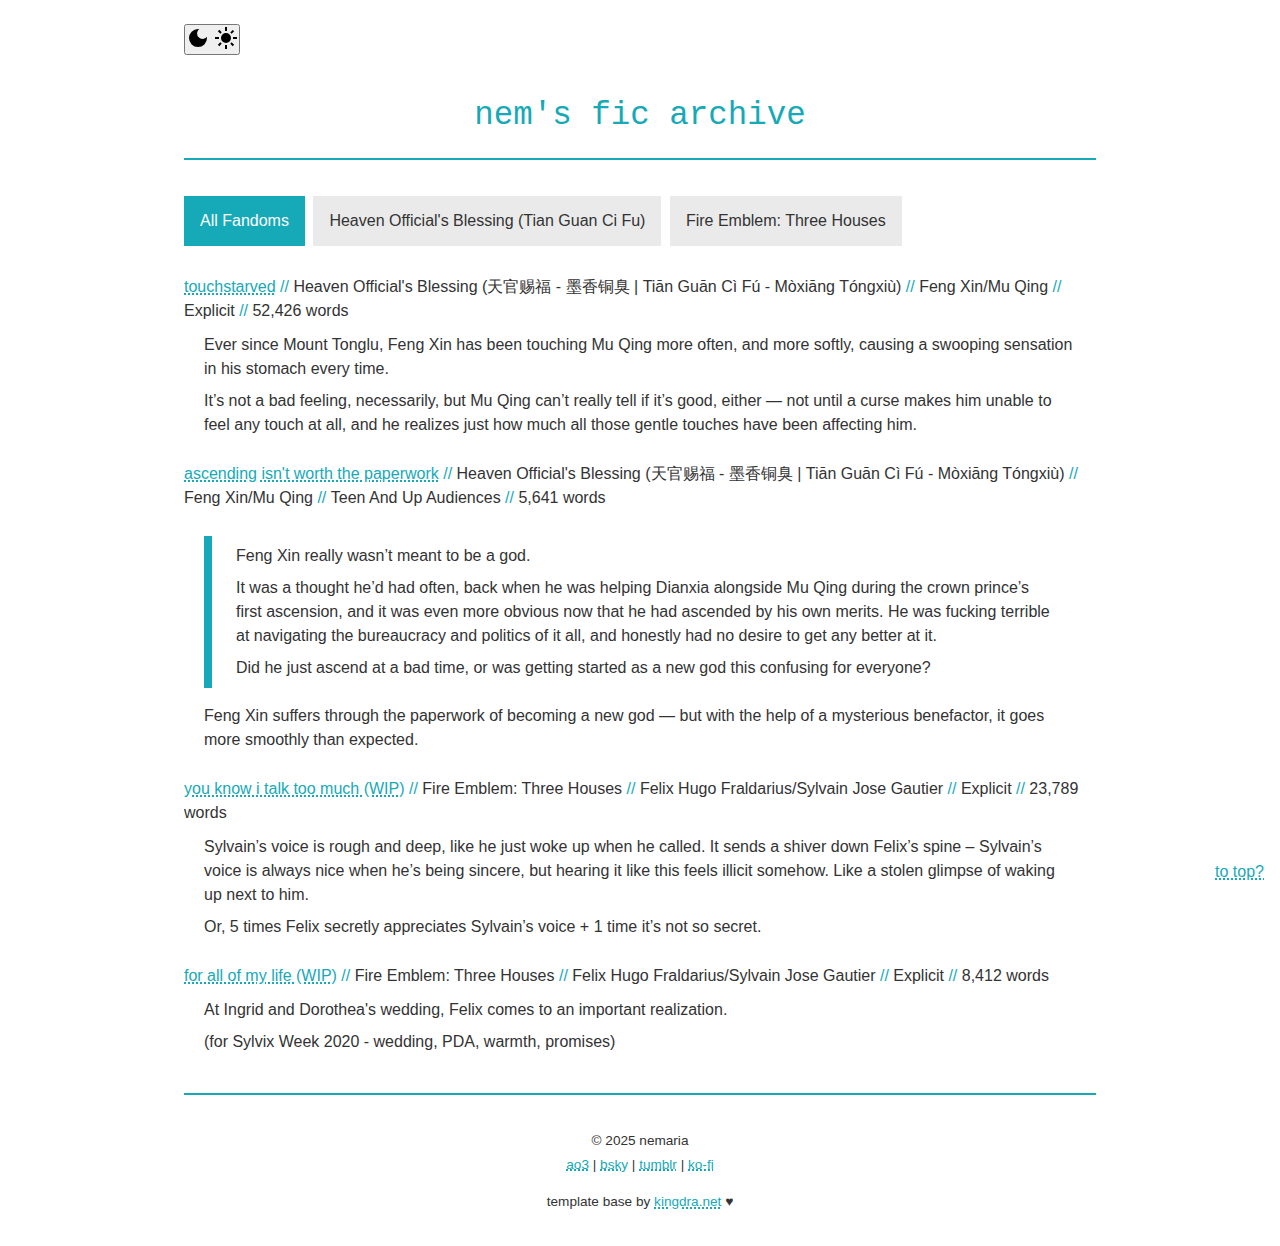
<file: index.html>
<!DOCTYPE html>
<!-- things in the code written in brackets led by an exclamation mark are code comments, and do not show up on the webpage, only in the code -->
<!-- there are some comments like this in the code to help you out! -->
<html lang="en">
	<head>
		<meta charset="UTF-8" />
		<meta name="viewport" content="initial-scale=1.0" />

		<!-- the code below links to my own image, but you can link it to an image to show as the icon of your website in web browsers -->
		<link rel="icon" type="image/png" href="../favicon.png" />

		<!-- this links to and reads the stylesheet rules -->
		<link rel="stylesheet" href="style.css" />

		<!--google fonts-->
		<link rel="preconnect" href="https://fonts.googleapis.com">
		<link rel="preconnect" href="https://fonts.gstatic.com" crossorigin>
		<link href="https://fonts.googleapis.com/css2?family=Princess+Sofia&display=swap" rel="stylesheet">
		
		<!-- this is the name of your website in your web browser -->
		<title>nem's fic archive</title>

		<!-- darkmode script -->
		<script type="text/javascript" src="darkmode.js" defer></script>
		
	</head>
	<body>

		<totop><a href="#">to top?</a></totop> <!-- others: &uArr; &uarr; ^ -->

		<main>
			<!-- to use the darkmode button in a fic, paste this header above the preface div in the html of the fic -->
			<header>
				<button id="theme-switch">
					<svg xmlns="http://www.w3.org/2000/svg" height="24px" viewBox="0 -960 960 960" width="24px"><path d="M480-120q-150 0-255-105T120-480q0-150 105-255t255-105q14 0 27.5 1t26.5 3q-41 29-65.5 75.5T444-660q0 90 63 153t153 63q55 0 101-24.5t75-65.5q2 13 3 26.5t1 27.5q0 150-105 255T480-120Z"/></svg>
					<svg xmlns="http://www.w3.org/2000/svg" height="24px" viewBox="0 -960 960 960" width="24px"><path d="M480-280q-83 0-141.5-58.5T280-480q0-83 58.5-141.5T480-680q83 0 141.5 58.5T680-480q0 83-58.5 141.5T480-280ZM200-440H40v-80h160v80Zm720 0H760v-80h160v80ZM440-760v-160h80v160h-80Zm0 720v-160h80v160h-80ZM256-650l-101-97 57-59 96 100-52 56Zm492 496-97-101 53-55 101 97-57 59Zm-98-550 97-101 59 57-100 96-56-52ZM154-212l101-97 55 53-97 101-59-57Z"/></svg>
    		</button>
			</header>

			<div id="head">
				<h1>nem's fic archive</h1>
				<!--<h2>A subtitle, navigation links, an image/banner...whatever you want!</h2>-->
			</div>

			<!-- navigation for your fandom buttons: EDIT THESE so they make sense to YOU-->

			<nav id="fandom-navigation">

				<!-- don't change this one, it shows all your fic across all fandoms -->
				<button class="fandomButton active" onclick="filterSelection('all')">All Fandoms</button>
				
				<!-- individual fandoms -->
				<button class="fandomButton" onclick="filterSelection('tgcf')">Heaven Official's Blessing (Tian Guan Ci Fu)</button>
				<button class="fandomButton" onclick="filterSelection('fe3h')">Fire Emblem: Three Houses</button>
				<!-- new fandoms can be added with <button class="fandomButton" onclick="filterSelection('your-fandom')">Your Fandom</button>-->
			</nav>
			<!-- end navigation for your fandom buttons-->

			<div class="masterlist">
				<!-- where your masterlist of fic begins, BEFORE any fic items. do not get rid of this-->

				<!-- you can copy and paste below as code for each fic, and/or adjust it to your own liking:

				<div class="filterFic your-fandom">
					<ul>
						<li><a href="">Title</a></li>
						<li>Fandom, whatever you consider second most important</li>
						<li>Pairing, character, whatever you consider third most important</li>
						<li>Rating, whatever you consider fourth most important</li>
						<li>Word count, whatever you consider fifth most important</li>
					</ul>
					<fic-summary>Summary here. You can use <p> tags if your summaries are multi-paragraphed; the spacing will look consistent even when using paragraph tags in the fic summary.</fic-summary>
				</div>
				-->

				<div class="filterFic tgcf">
					<ul>
						<li>
							<a href="fics/touchstarved.html">touchstarved</a>
						</li>
						<li>Heaven Official's Blessing (天官赐福 - 墨香铜臭 | Tiān Guān Cì Fú - Mòxiāng Tóngxiù)</li>
						<li>Feng Xin/Mu Qing</li>
						<li>Explicit</li>
						<li>52,426 words</li>
					</ul>
					<fic-summary>
						<p>Ever since Mount Tonglu, Feng Xin has been touching Mu Qing more often, and more softly, causing a swooping sensation in his stomach every time.</p>

						<p>It’s not a bad feeling, necessarily, but Mu Qing can’t really tell if it’s good, either — not until a curse makes him unable to feel any touch at all, and he realizes just how much all those gentle touches have been affecting him.</p>
					</fic-summary>
				</div>

				<div class="filterFic tgcf">
					<ul>
						<li>
							<a href="fics/ascending_isnt_worth_the.html">ascending isn't worth the paperwork</a>
						</li>
						<li>Heaven Official's Blessing (天官赐福 - 墨香铜臭 | Tiān Guān Cì Fú - Mòxiāng Tóngxiù)</li>
						<li>Feng Xin/Mu Qing</li>
						<li>Teen And Up Audiences</li>
						<li>5,641 words</li>
					</ul>
					<fic-summary>
						<blockquote>
							<p>Feng Xin really wasn’t meant to be a god.</p>
							<p>It was a thought he’d had often, back when he was helping Dianxia alongside Mu Qing during the crown prince’s first ascension, and it was even more obvious now that he had ascended by his own merits. He was fucking terrible at navigating the bureaucracy and politics of it all, and honestly had no desire to get any better at it.</p>
							<p>Did he just ascend at a bad time, or was getting started as a new god this confusing for everyone?</p>
						</blockquote>
						<p>Feng Xin suffers through the paperwork of becoming a new god — but with the help of a mysterious benefactor, it goes more smoothly than expected.</p> 
					</fic-summary>
				</div>

				<div class="filterFic fe3h">
					<ul>
						<li>
							<a href="fics/you_know_i_talk_too_much.html">you know i talk too much (WIP)</a>
						</li>
						<li>Fire Emblem: Three Houses</li>
						<li>Felix Hugo Fraldarius/Sylvain Jose Gautier</li>
						<li>Explicit</li>
						<li>23,789 words</li>
					</ul>
					<fic-summary>
						<p>Sylvain’s voice is rough and deep, like he just woke up when he called. It sends a shiver down Felix’s spine – Sylvain’s voice is always nice when he’s being sincere, but hearing it like this feels illicit somehow. Like a stolen glimpse of waking up next to him.</p>
						<p>Or, 5 times Felix secretly appreciates Sylvain’s voice + 1 time it’s not so secret.</p>
					</fic-summary>
				</div>

				<div class="filterFic fe3h">
					<ul>
						<li>
							<a href="fics/for_all_of_my_life.html">for all of my life (WIP)</a>
						</li>
						<li>Fire Emblem: Three Houses</li>
						<li>Felix Hugo Fraldarius/Sylvain Jose Gautier</li>
						<li>Explicit</li>
						<li>8,412 words</li>
					</ul>
					<fic-summary>
						<p>At Ingrid and Dorothea's wedding, Felix comes to an important realization.</p>
						<p>(for Sylvix Week 2020 - wedding, PDA, warmth, promises)</p>
					</fic-summary>
				</div>

			</div>
			<!-- end masterlist -->

			<!-- footer start -->
			<div id="footer">

				<p>
					&copy; 2025 nemaria <br /><a href="https://archiveofourown.org/users/veredure">AO3</a> | <a href="https://bsky.app/profile/nemaria.bsky.social">Bsky</a> | <a href="https://nemaria.tumblr.com/">Tumblr</a> | <a href="https://ko-fi.com/nemaria">Ko-fi</a>
				</p>

				<p>
					Template base by <a href="https://kingdra.net/fan/">kingdra.net</a> &hearts;
				</p>
				<!-- I'd appreciate it if you kept the credits here so other people can find it instead of stealing your code. But you don't have to, I can't tell you what to do -->
			</div>
			<!-- end footer -->
		</main>
		<!-- end all main content -->

		<!-- below this is what makes the filter script work! don't touch it! -->

		<script type="text/javascript">
			filterSelection("all");
			function filterSelection(c) {
				var x, i;
				x = document.getElementsByClassName("filterFic");
				if (c == "all") c = "";
				for (i = 0; i < x.length; i++) {
					w3RemoveClass(x[i], "show");
					if (x[i].className.indexOf(c) > -1) w3AddClass(x[i], "show");
				}
			}

			function w3AddClass(element, name) {
				var i, arr1, arr2;
				arr1 = element.className.split(" ");
				arr2 = name.split(" ");
				for (i = 0; i < arr2.length; i++) {
					if (arr1.indexOf(arr2[i]) == -1) {
						element.className += " " + arr2[i];
					}
				}
			}

			function w3RemoveClass(element, name) {
				var i, arr1, arr2;
				arr1 = element.className.split(" ");
				arr2 = name.split(" ");
				for (i = 0; i < arr2.length; i++) {
					while (arr1.indexOf(arr2[i]) > -1) {
						arr1.splice(arr1.indexOf(arr2[i]), 1);
					}
				}
				element.className = arr1.join(" ");
			}

			// Add active class to the current button (highlight it)
			var fandomButtonmasterlist = document.getElementById("fandom-navigation");
			var fandomButtons = fandomButtonmasterlist.getElementsByClassName("fandomButton");
			for (var i = 0; i < fandomButtons.length; i++) {
				fandomButtons[i].addEventListener("click", function () {
					var current = document.getElementsByClassName("active");
					current[0].className = current[0].className.replace(" active", "");
					this.className += " active";
				});
			}
		</script>
	</body>
</html>
</file>
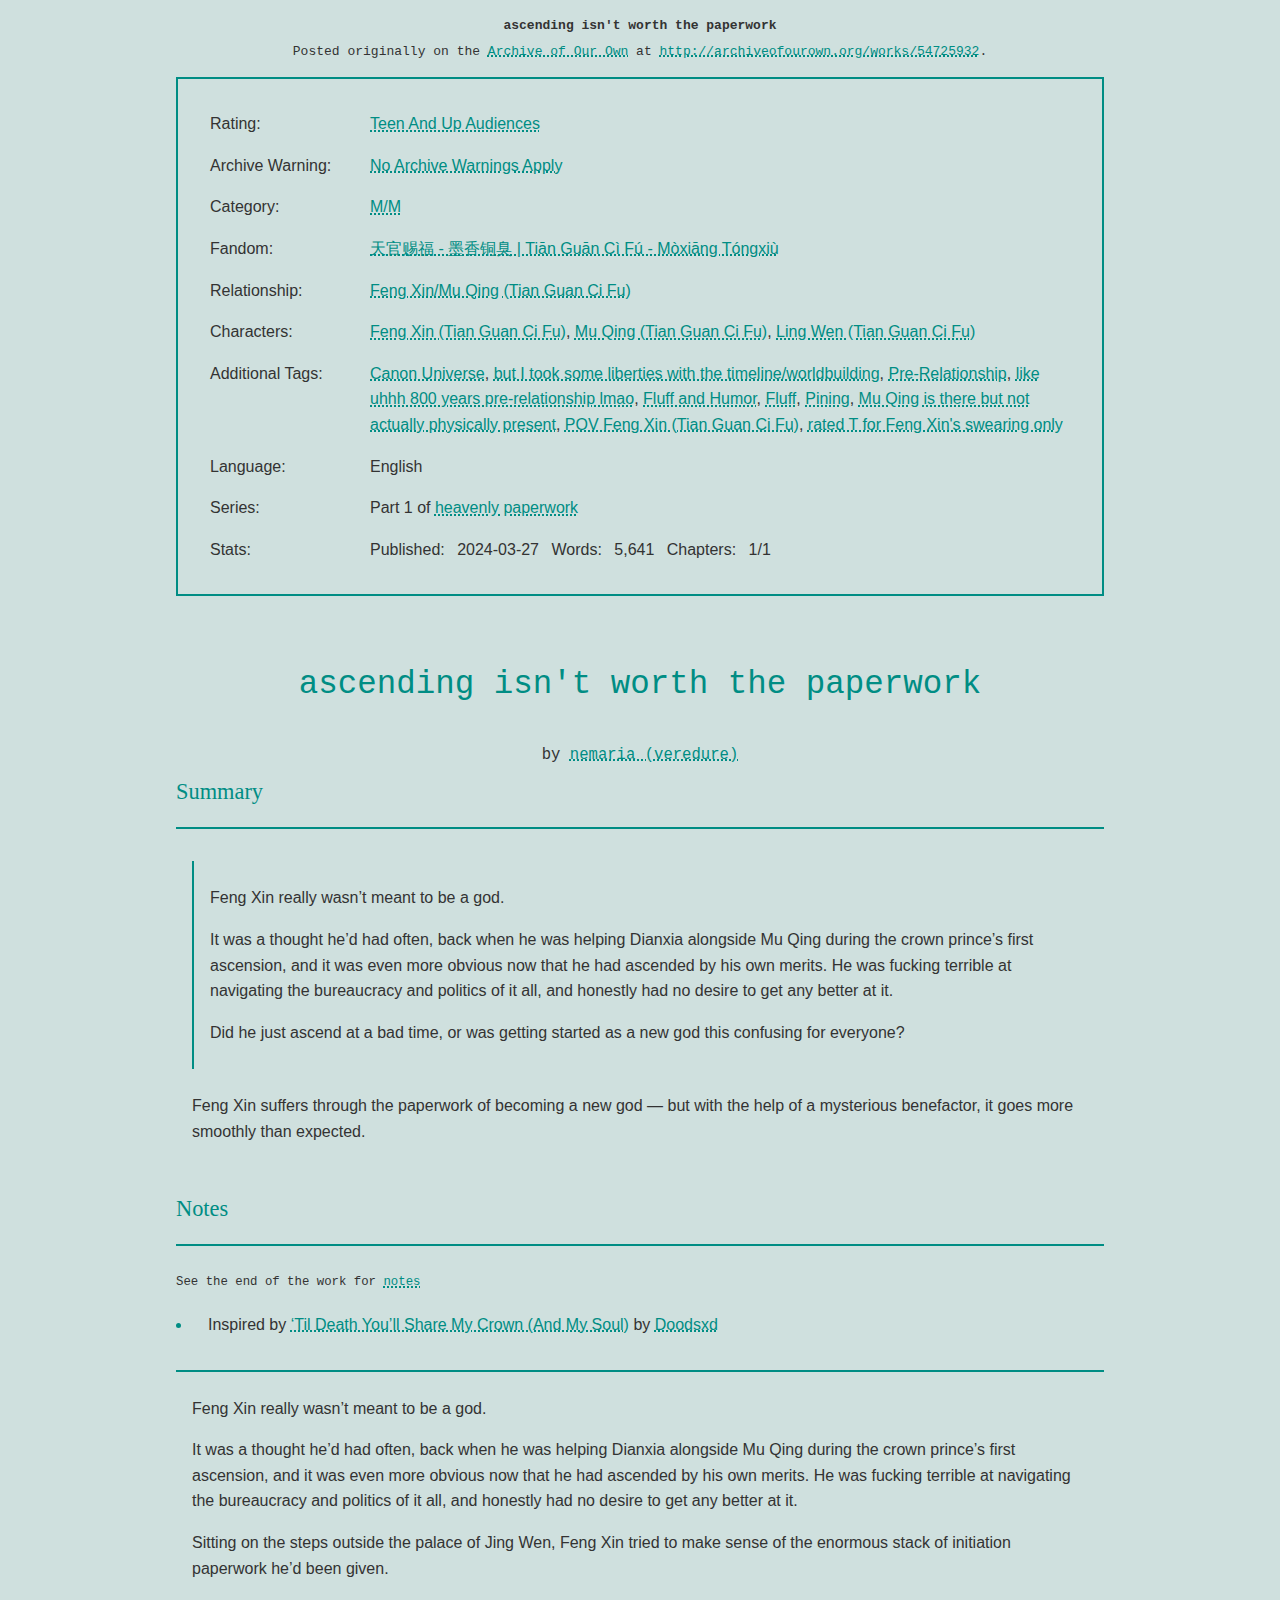
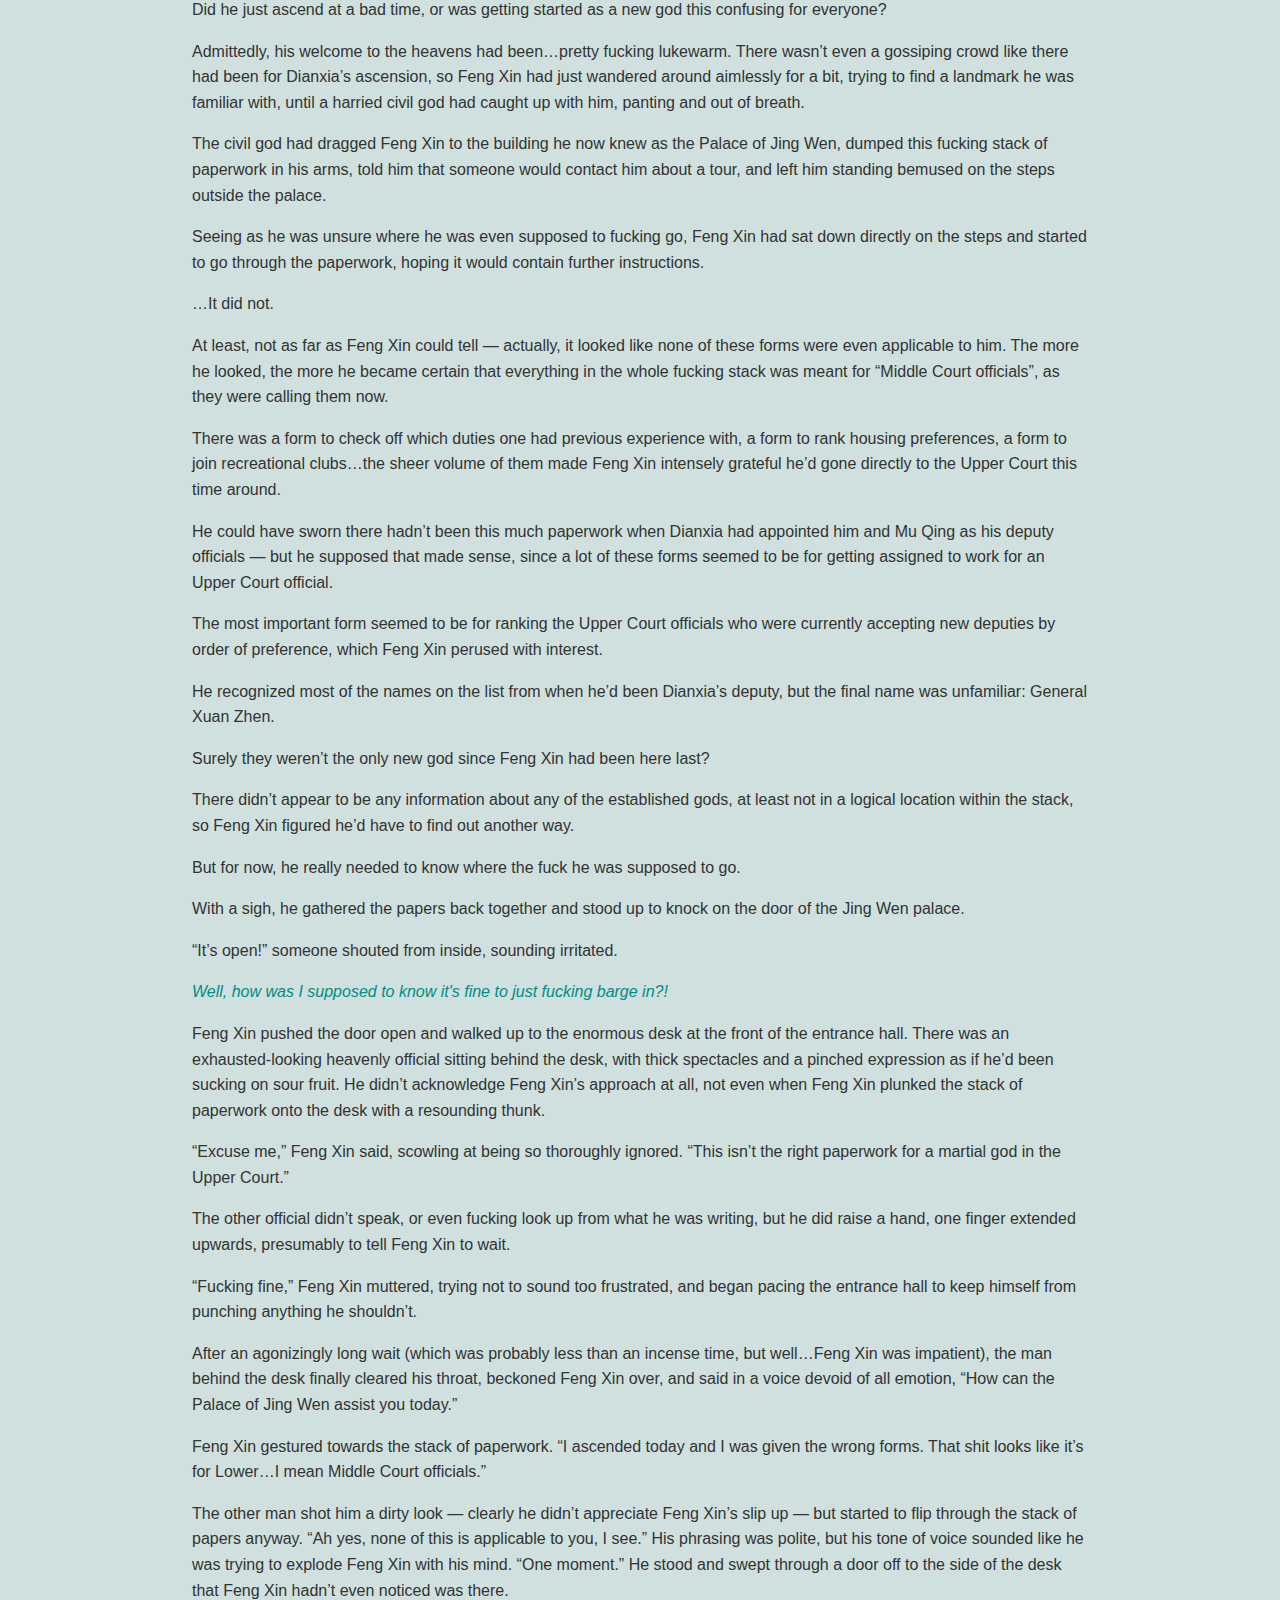
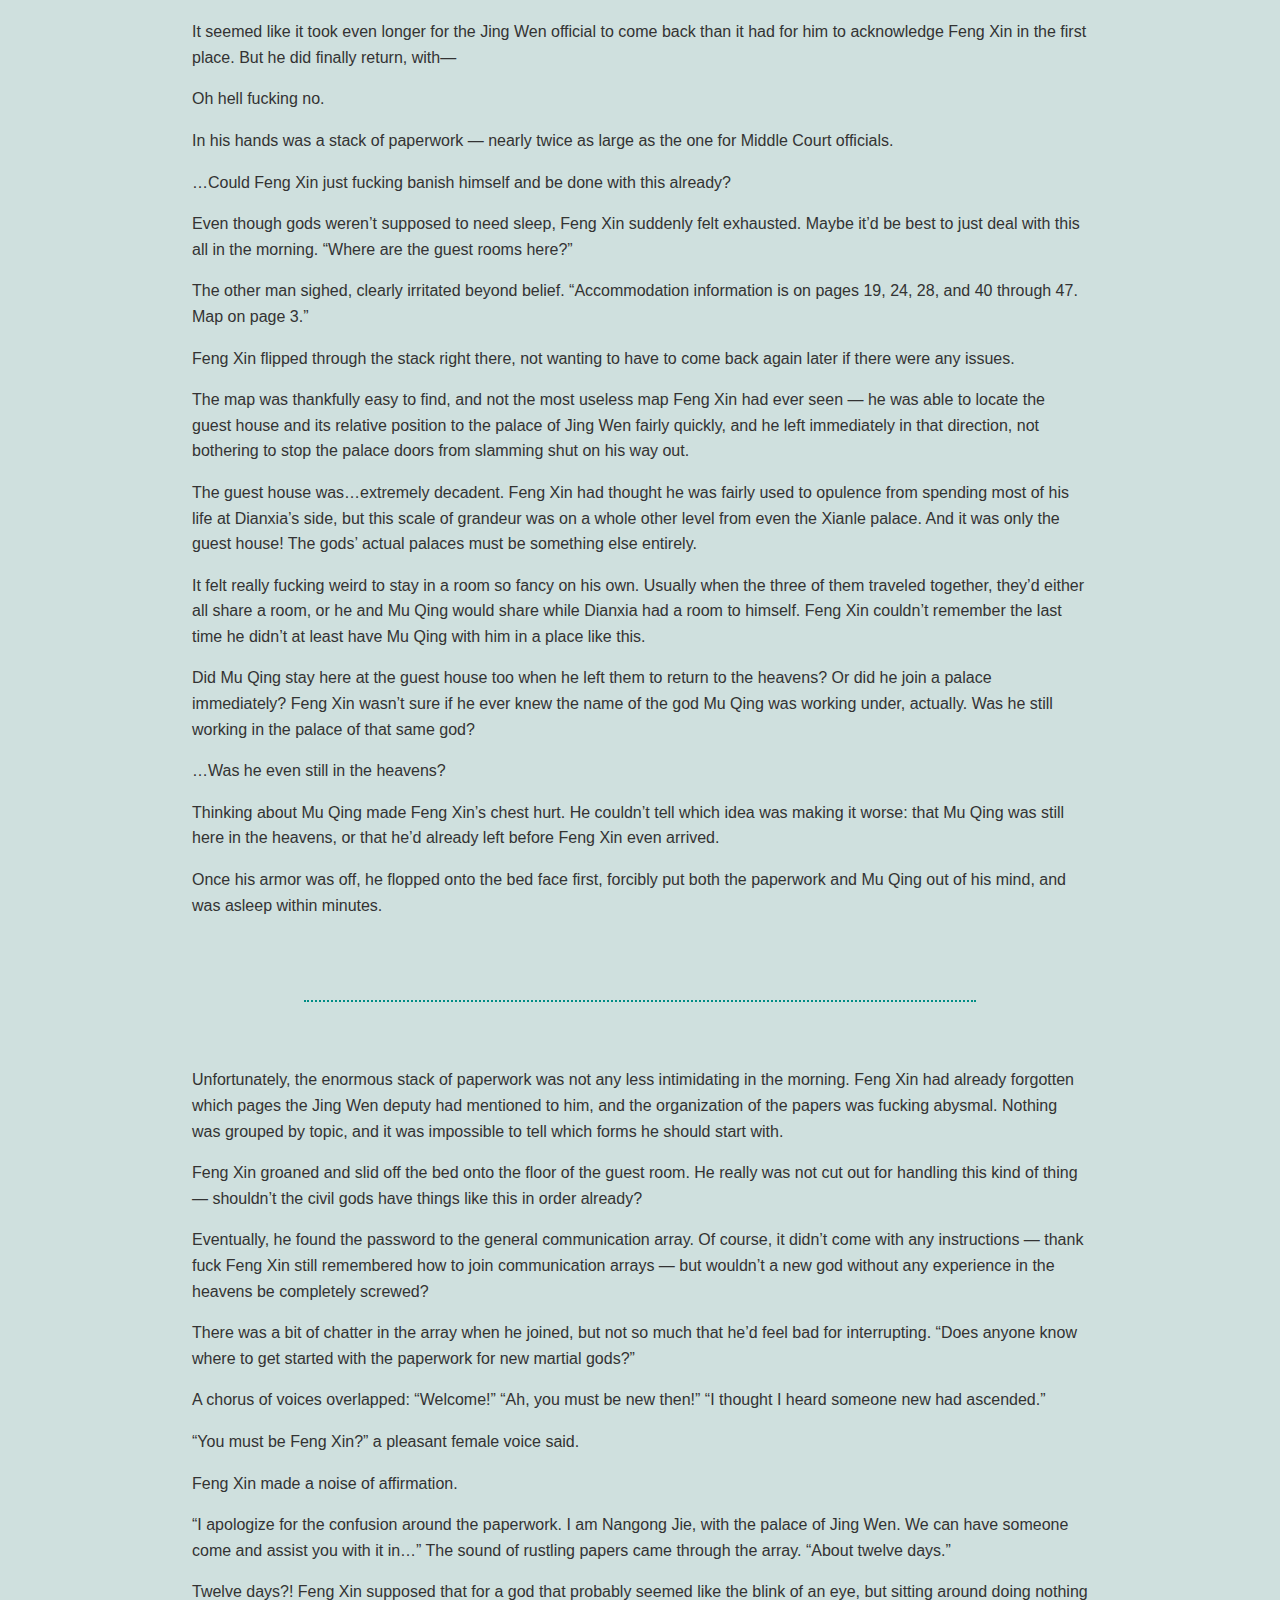
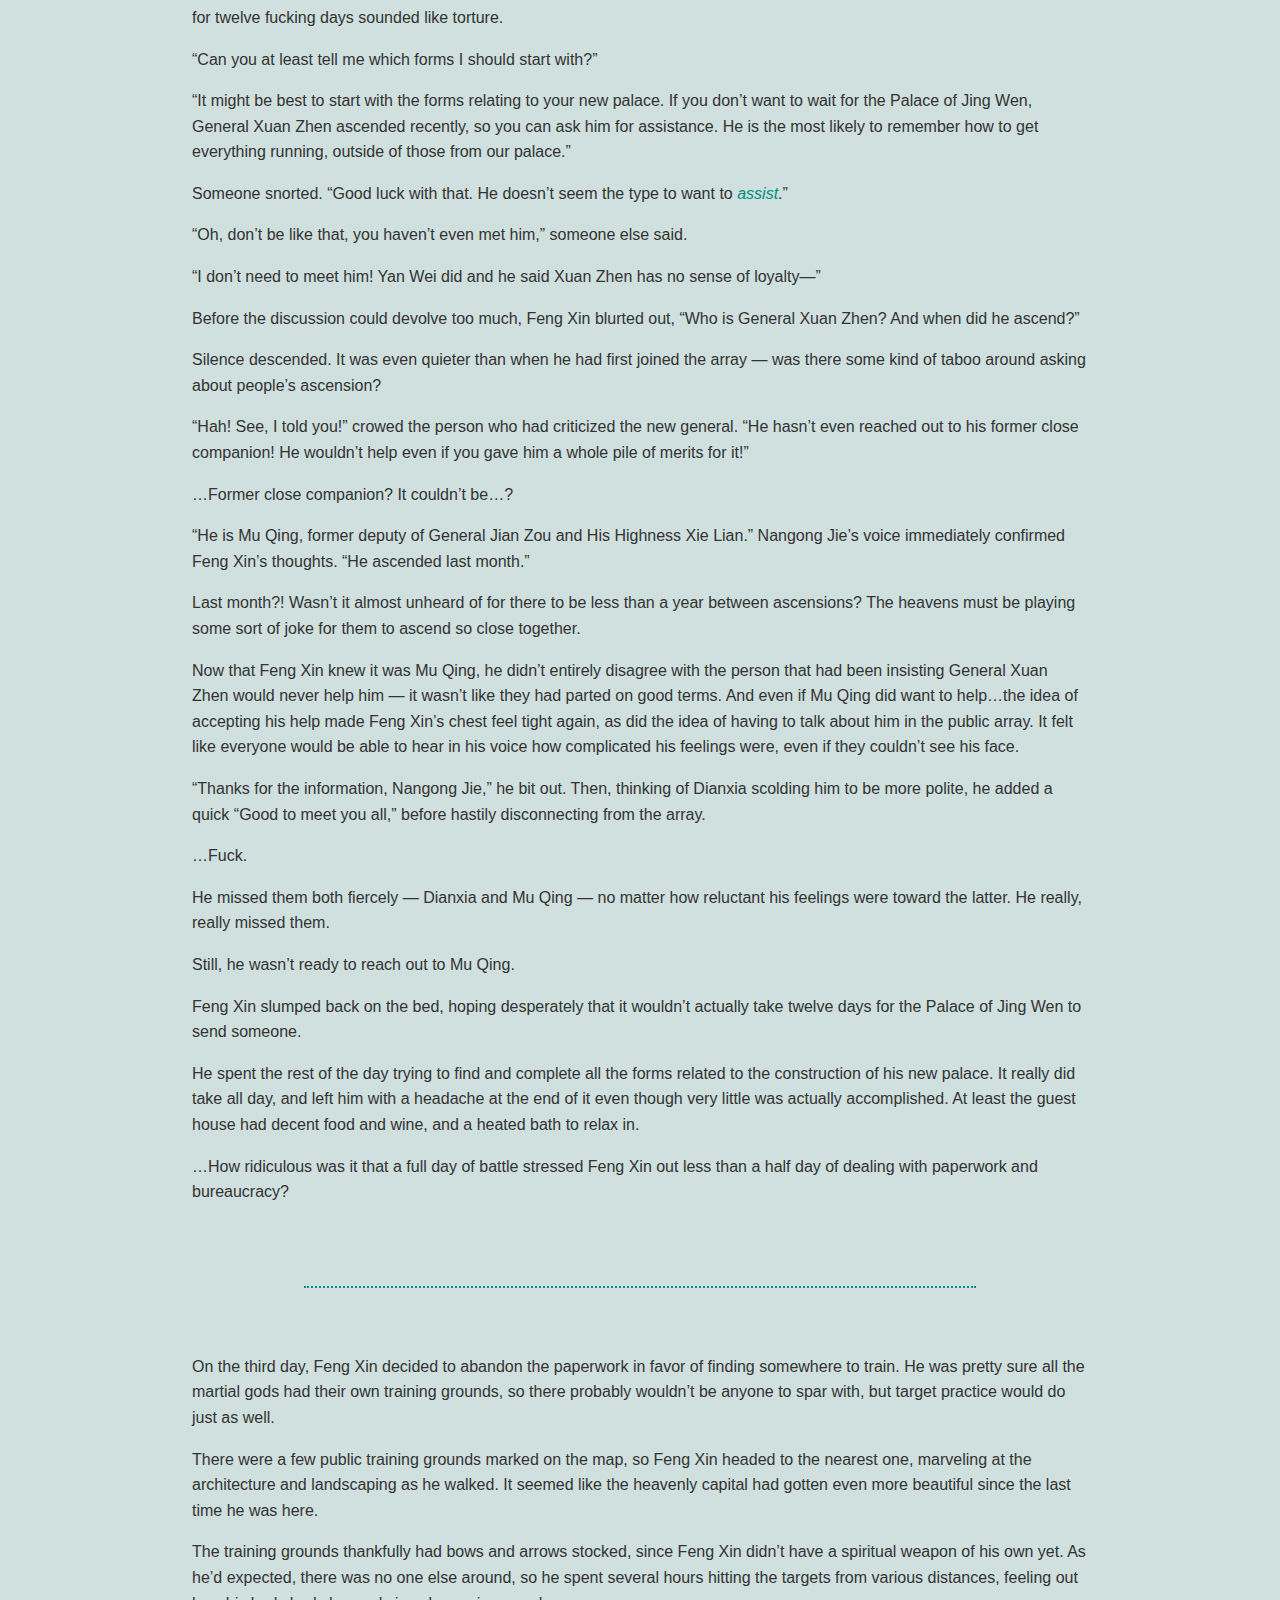
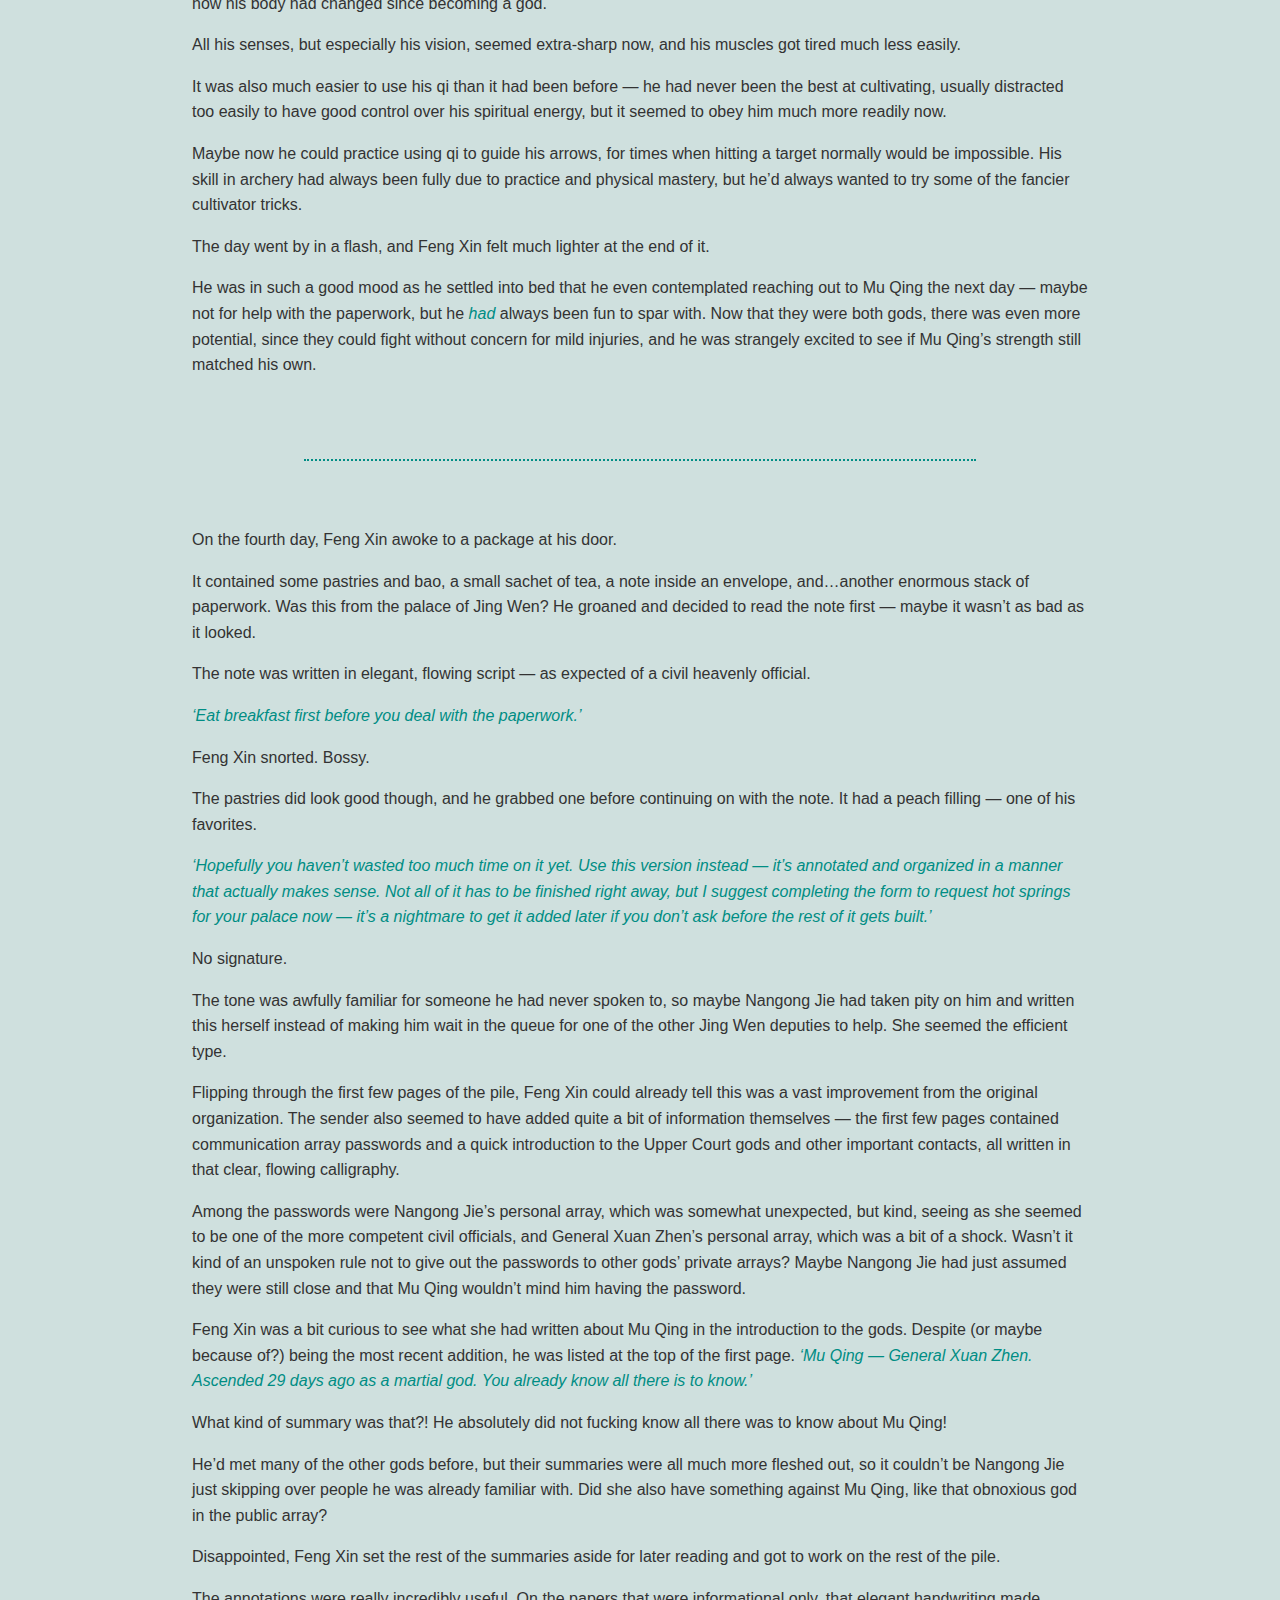
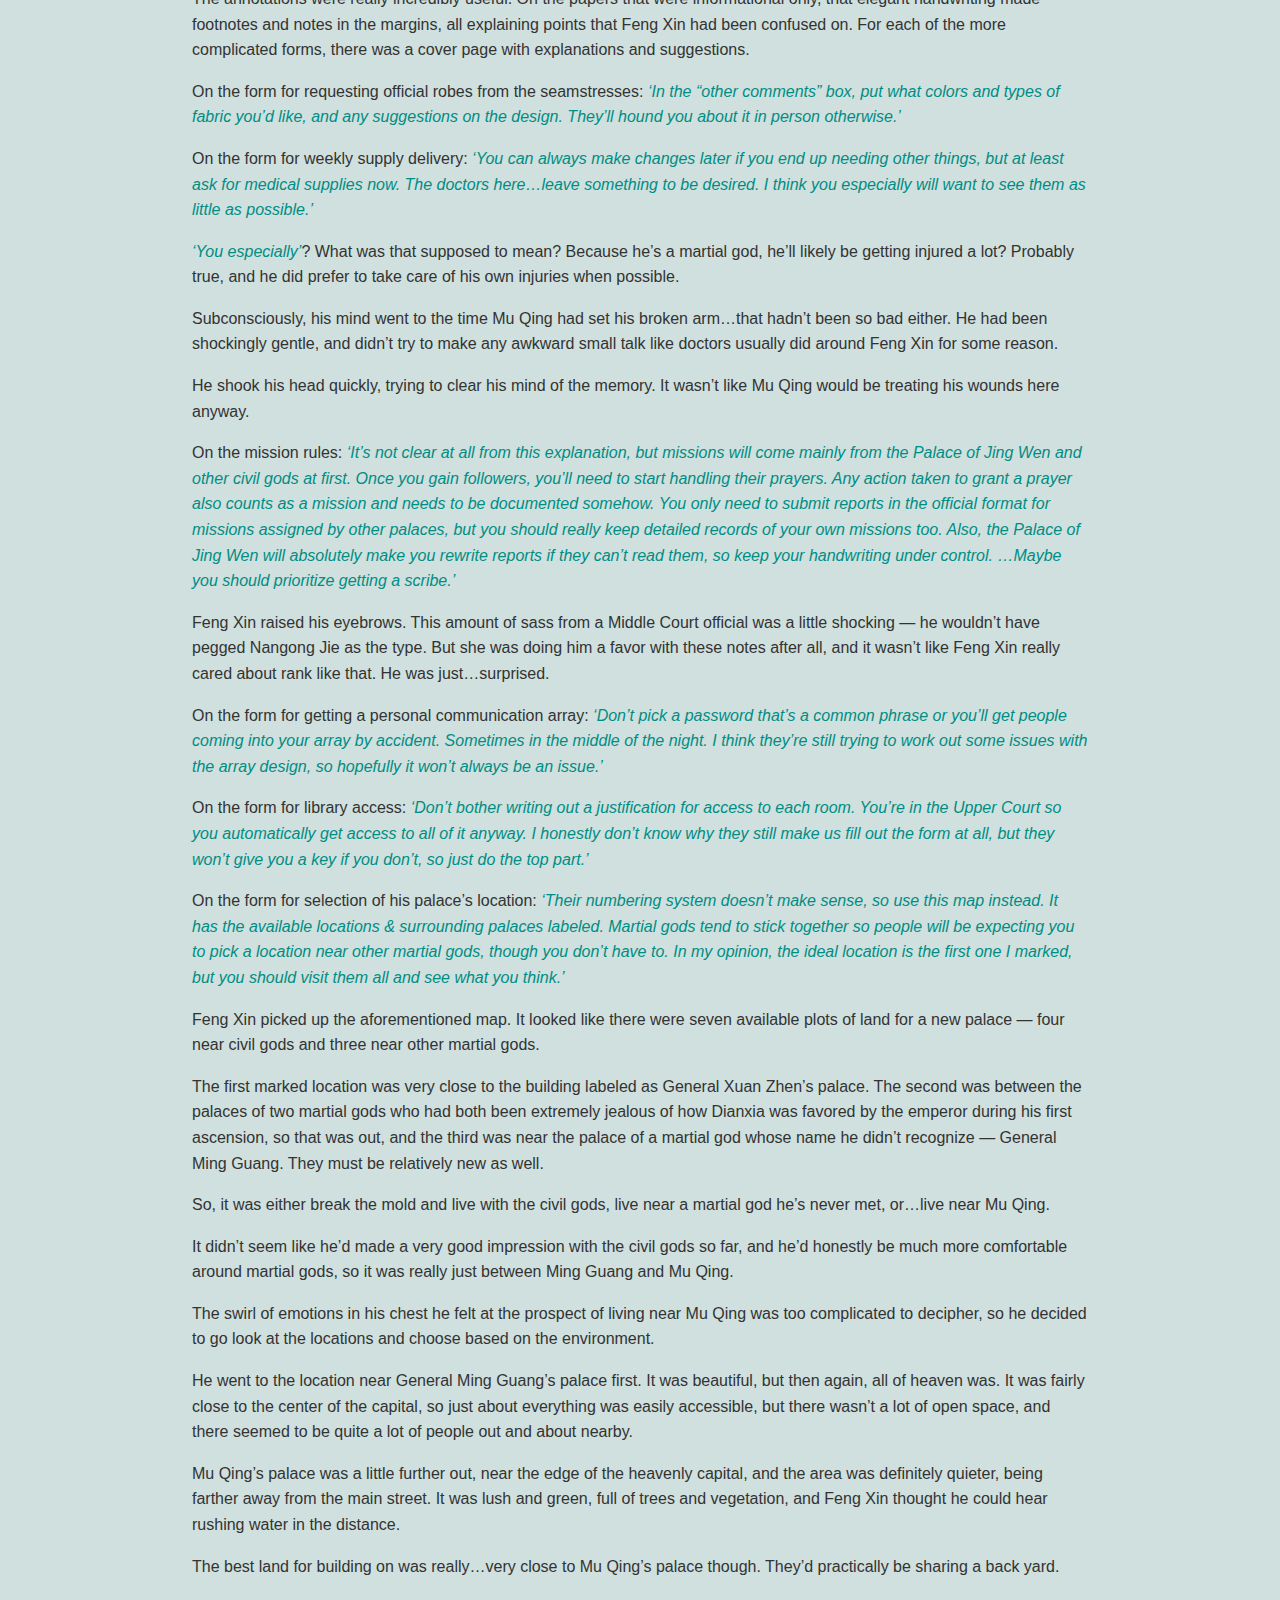
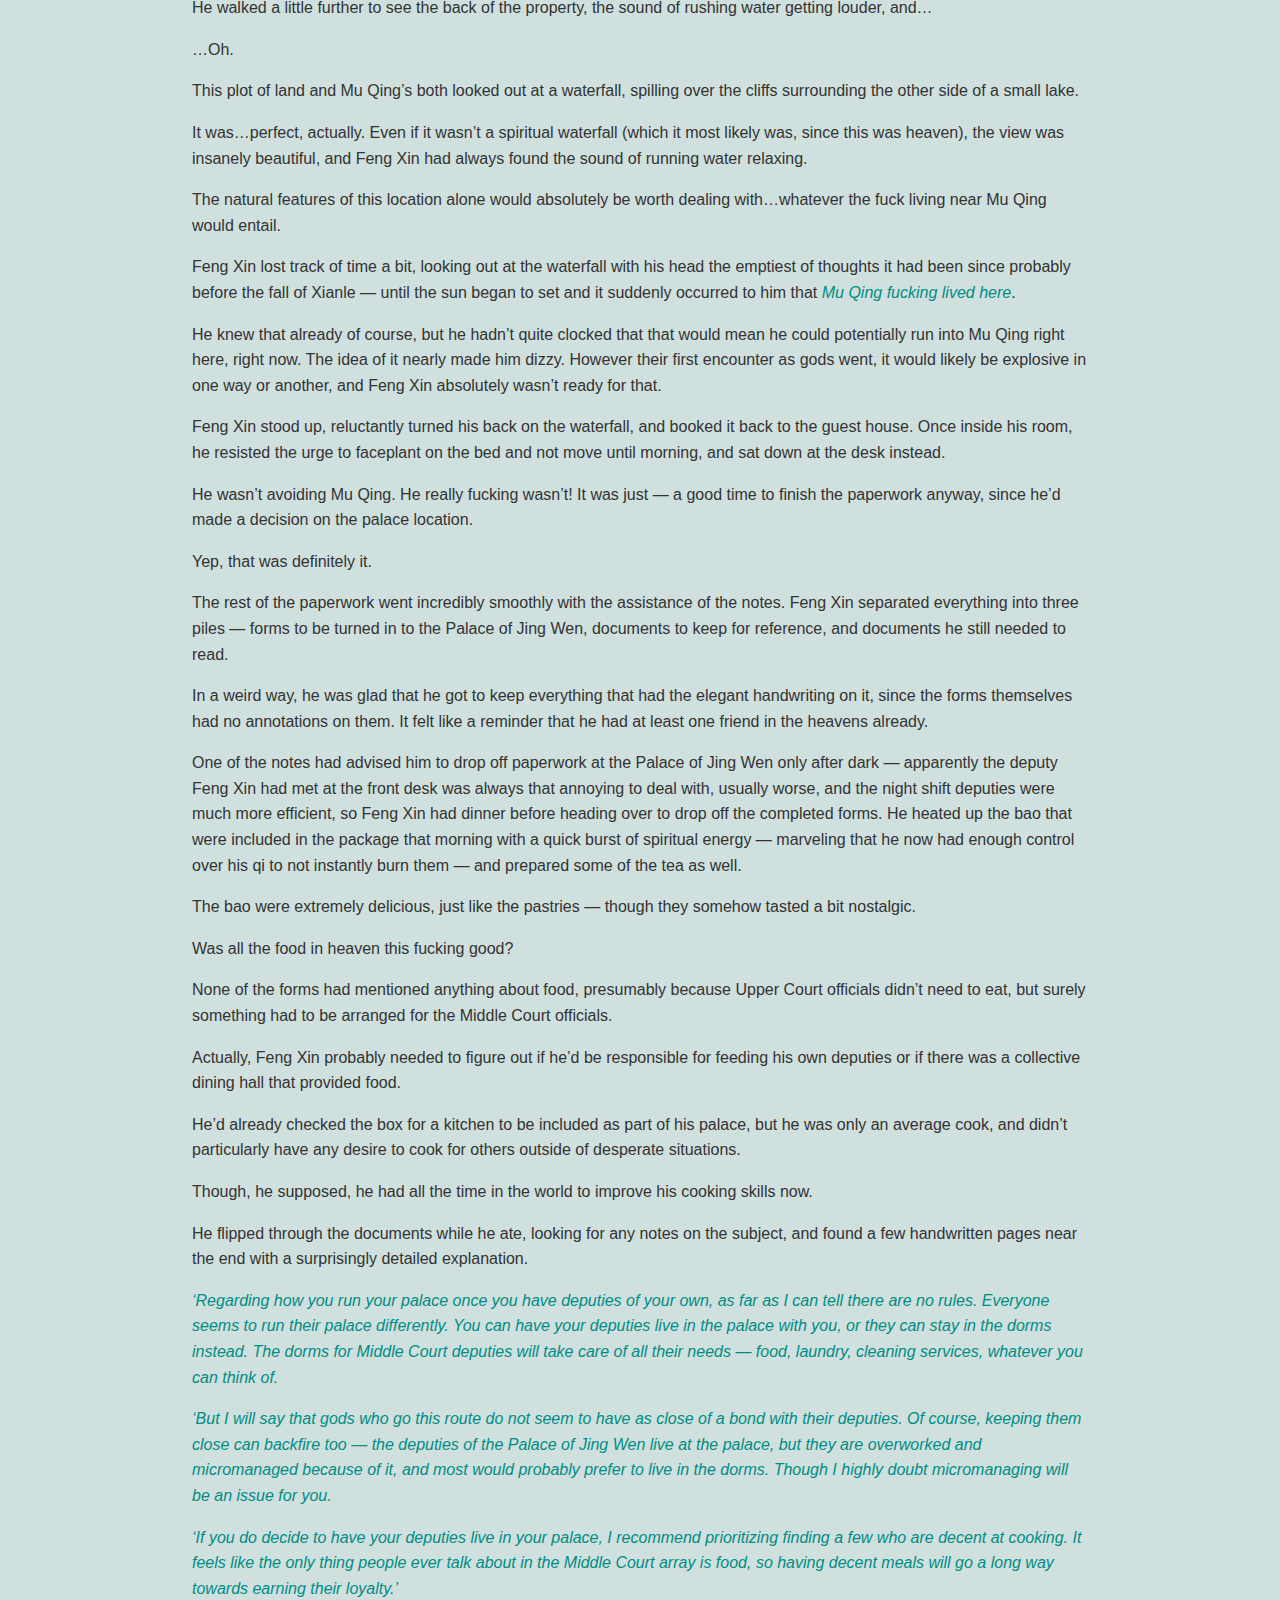
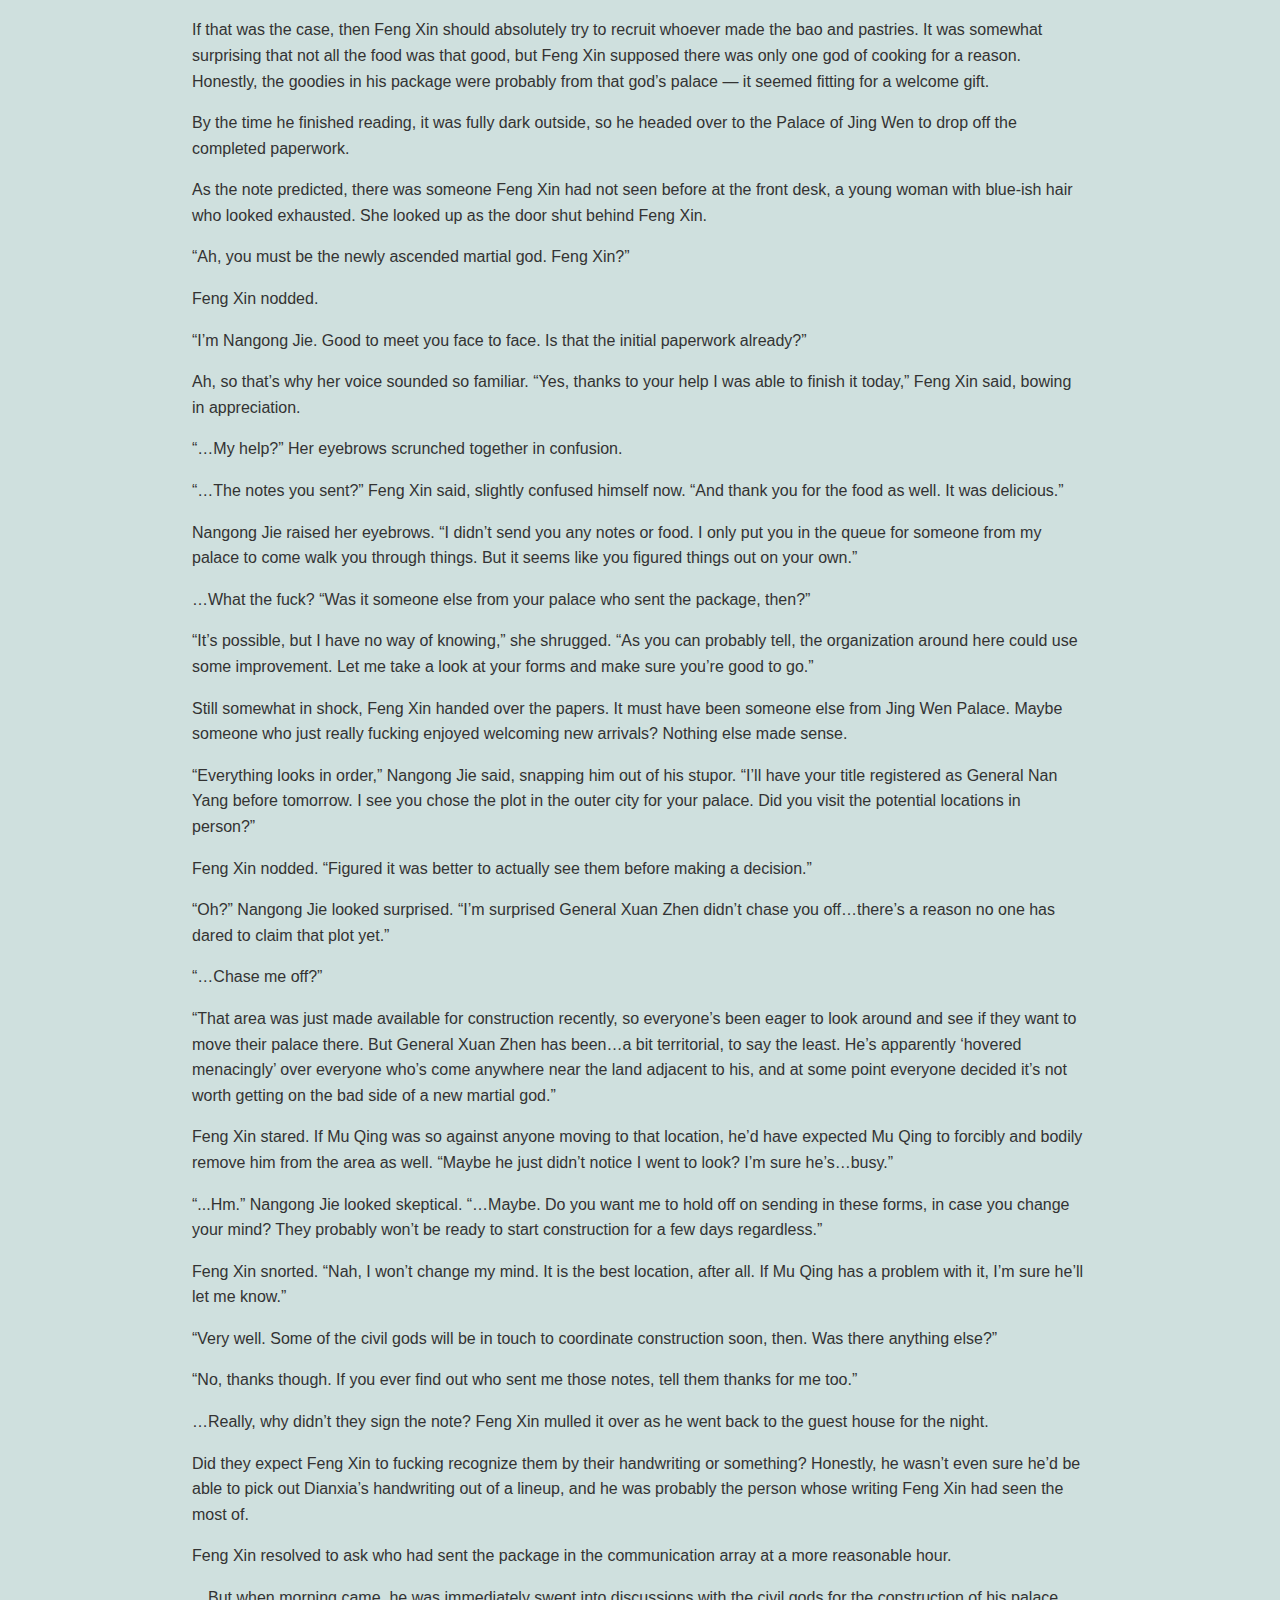
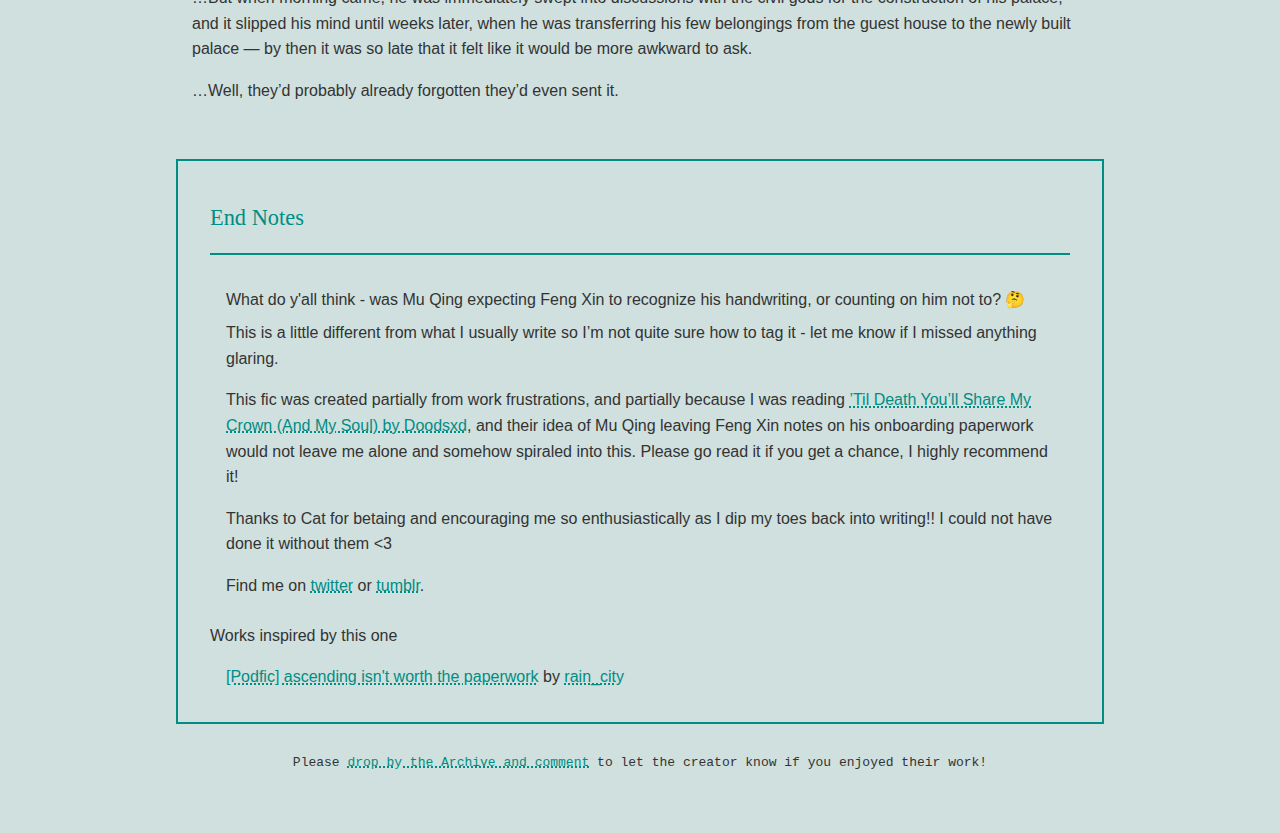
<file: fics/ascending_isnt_worth_the.html>
<!DOCTYPE html PUBLIC "-//W3C//DTD XHTML 1.0 Strict//EN" "http://www.w3.org/TR/xhtml1/DTD/xhtml1-strict.dtd">
<html xmlns="http://www.w3.org/1999/xhtml" xml:lang="en" lang="en">
<head>
  <meta charset="utf-8" />
  <meta http-equiv="x-ua-compatible" content="ie=edge" />
  <title>ascending isn&#39;t worth the paperwork - nemaria (veredure) - 天官赐福 - 墨香铜臭 | Tiān Guān Cì Fú - Mòxiāng Tóngxiù</title>

  <link rel="stylesheet" href="../style.css"> <!-- this adds the masterlist stylesheet -->
  <link rel="stylesheet" href="ao3-style.css"> <!-- this adds the stylesheet -->
  <meta name="viewport" content="width=device-width, initial-scale=1"> <!-- this allows the stylesheet for mobile/tablets to work -->
</head>
<body>

<div id="preface">
  <h2 class="toc-heading">Preface</h2>

  <p class="message">
    <b>ascending isn't worth the paperwork</b><br />
    Posted originally on the <a href="http://archiveofourown.org/">Archive of Our Own</a> at <a href="http://archiveofourown.org/works/54725932">http://archiveofourown.org/works/54725932</a>.
  </p>

  <div class="meta">
    <dl class="tags">
          <dt>Rating:</dt>
          <dd><a href="http://archiveofourown.org/tags/Teen%20And%20Up%20Audiences">Teen And Up Audiences</a></dd>
          <dt>Archive Warning:</dt>
          <dd><a href="http://archiveofourown.org/tags/No%20Archive%20Warnings%20Apply">No Archive Warnings Apply</a></dd>
          <dt>Category:</dt>
          <dd><a href="http://archiveofourown.org/tags/M*s*M">M/M</a></dd>
          <dt>Fandom:</dt>
          <dd><a href="http://archiveofourown.org/tags/%E5%A4%A9%E5%AE%98%E8%B5%90%E7%A6%8F%20-%20%E5%A2%A8%E9%A6%99%E9%93%9C%E8%87%AD%20%7C%20Ti%C4%81n%20Gu%C4%81n%20C%C3%AC%20F%C3%BA%20-%20M%C3%B2xi%C4%81ng%20T%C3%B3ngxi%C3%B9">天官赐福 - 墨香铜臭 | Tiān Guān Cì Fú - Mòxiāng Tóngxiù</a></dd>
          <dt>Relationship:</dt>
          <dd><a href="http://archiveofourown.org/tags/Feng%20Xin*s*Mu%20Qing%20(Tian%20Guan%20Ci%20Fu)">Feng Xin/Mu Qing (Tian Guan Ci Fu)</a></dd>
          <dt>Characters:</dt>
          <dd><a href="http://archiveofourown.org/tags/Feng%20Xin%20(Tian%20Guan%20Ci%20Fu)">Feng Xin (Tian Guan Ci Fu)</a>, <a href="http://archiveofourown.org/tags/Mu%20Qing%20(Tian%20Guan%20Ci%20Fu)">Mu Qing (Tian Guan Ci Fu)</a>, <a href="http://archiveofourown.org/tags/Ling%20Wen%20(Tian%20Guan%20Ci%20Fu)">Ling Wen (Tian Guan Ci Fu)</a></dd>
          <dt>Additional Tags:</dt>
          <dd><a href="http://archiveofourown.org/tags/Canon%20Universe">Canon Universe</a>, <a href="http://archiveofourown.org/tags/but%20I%20took%20some%20liberties%20with%20the%20timeline*s*worldbuilding">but I took some liberties with the timeline/worldbuilding</a>, <a href="http://archiveofourown.org/tags/Pre-Relationship">Pre-Relationship</a>, <a href="http://archiveofourown.org/tags/like%20uhhh%20800%20years%20pre-relationship%20lmao">like uhhh 800 years pre-relationship lmao</a>, <a href="http://archiveofourown.org/tags/Fluff%20and%20Humor">Fluff and Humor</a>, <a href="http://archiveofourown.org/tags/Fluff">Fluff</a>, <a href="http://archiveofourown.org/tags/Pining">Pining</a>, <a href="http://archiveofourown.org/tags/Mu%20Qing%20is%20there%20but%20not%20actually%20physically%20present">Mu Qing is there but not actually physically present</a>, <a href="http://archiveofourown.org/tags/POV%20Feng%20Xin%20(Tian%20Guan%20Ci%20Fu)">POV Feng Xin (Tian Guan Ci Fu)</a>, <a href="http://archiveofourown.org/tags/rated%20T%20for%20Feng%20Xin&#39;s%20swearing%20only">rated T for Feng Xin&#39;s swearing only</a></dd>

        <dt>Language:</dt>
        <dd>English</dd>

        <dt>Series:</dt>
        <dd>Part 1 of
<a href="http://archiveofourown.org/series/4259941">heavenly paperwork</a></dd>
      <dt>Stats:</dt>
      <dd>
        Published: 2024-03-27
        Words: 5,641
        Chapters: 1/1
      </dd>
    </dl>
    <h1>ascending isn't worth the paperwork</h1>
    <div class="byline">by <a rel="author" href="http://archiveofourown.org/users/veredure/pseuds/nemaria">nemaria (veredure)</a></div>
      <p>Summary</p>
      <blockquote class="userstuff"><blockquote>
  <p>Feng Xin really wasn’t meant to be a god.</p>
  <p>It was a thought he’d had often, back when he was helping Dianxia alongside Mu Qing during the crown prince’s first ascension, and it was even more obvious now that he had ascended by his own merits. He was fucking terrible at navigating the bureaucracy and politics of it all, and honestly had no desire to get any better at it.</p>
  <p>Did he just ascend at a bad time, or was getting started as a new god this confusing for everyone?</p>
</blockquote><p>Feng Xin suffers through the paperwork of becoming a new god — but with the help of a mysterious benefactor, it goes more smoothly than expected.</p></blockquote>

      <p>Notes</p>
        <div class="endnote-link">
          See the end of the work for  <a href="#endnotes">notes</a>
        </div>

      <ul>
          <li>
            Inspired by <a href="http://archiveofourown.org/works/53418517">‘Til Death You’ll Share My Crown (And My Soul)</a> by <a rel="author" href="http://archiveofourown.org/users/Doodsxd/pseuds/Doodsxd">Doodsxd</a>
          </li>
      </ul>

  </div>
</div>


<div id="chapters" class="userstuff">
    <h2 class="toc-heading">ascending isn't worth the paperwork</h2>
    <div class="userstuff">
      <p>Feng Xin really wasn’t meant to be a god.</p><p>It was a thought he’d had often, back when he was helping Dianxia alongside Mu Qing during the crown prince’s first ascension, and it was even more obvious now that he had ascended by his own merits. He was fucking terrible at navigating the bureaucracy and politics of it all, and honestly had no desire to get any better at it.</p><p>Sitting on the steps outside the palace of Jing Wen, Feng Xin tried to make sense of the enormous stack of initiation paperwork he’d been given.</p><p>Did he just ascend at a bad time, or was getting started as a new god this confusing for everyone?</p><p>Admittedly, his welcome to the heavens had been…pretty fucking lukewarm. There wasn’t even a gossiping crowd like there had been for Dianxia’s ascension, so Feng Xin had just wandered around aimlessly for a bit, trying to find a landmark he was familiar with, until a harried civil god had caught up with him, panting and out of breath.</p><p>The civil god had dragged Feng Xin to the building he now knew as the Palace of Jing Wen, dumped this fucking stack of paperwork in his arms, told him that someone would contact him about a tour, and left him standing bemused on the steps outside the palace.</p><p>Seeing as he was unsure where he was even supposed to fucking go, Feng Xin had sat down directly on the steps and started to go through the paperwork, hoping it would contain further instructions.</p><p>…It did not.</p><p>At least, not as far as Feng Xin could tell — actually, it looked like none of these forms were even applicable to him. The more he looked, the more he became certain that everything in the whole fucking stack was meant for “Middle Court officials”, as they were calling them now.</p><p>There was a form to check off which duties one had previous experience with, a form to rank housing preferences, a form to join recreational clubs…the sheer volume of them made Feng Xin intensely grateful he’d gone directly to the Upper Court this time around.</p><p>He could have sworn there hadn’t been this much paperwork when Dianxia had appointed him and Mu Qing as his deputy officials — but he supposed that made sense, since a lot of these forms seemed to be for getting assigned to work for an Upper Court official.</p><p>The most important form seemed to be for ranking the Upper Court officials who were currently accepting new deputies by order of preference, which Feng Xin perused with interest.</p><p>He recognized most of the names on the list from when he’d been Dianxia’s deputy, but the final name was unfamiliar: General Xuan Zhen.</p><p>Surely they weren’t the only new god since Feng Xin had been here last?</p><p>There didn’t appear to be any information about any of the established gods, at least not in a logical location within the stack, so Feng Xin figured he’d have to find out another way.</p><p>But for now, he really needed to know where the fuck he was supposed to go.</p><p>With a sigh, he gathered the papers back together and stood up to knock on the door of the Jing Wen palace.</p><p>“It’s open!” someone shouted from inside, sounding irritated.</p><p>
  <em>Well, how was I supposed to know it's fine to just fucking barge in?!</em>
</p><p>Feng Xin pushed the door open and walked up to the enormous desk at the front of the entrance hall. There was an exhausted-looking heavenly official sitting behind the desk, with thick spectacles and a pinched expression as if he’d been sucking on sour fruit. He didn’t acknowledge Feng Xin’s approach at all, not even when Feng Xin plunked the stack of paperwork onto the desk with a resounding thunk.</p><p>“Excuse me,” Feng Xin said, scowling at being so thoroughly ignored. “This isn’t the right paperwork for a martial god in the Upper Court.”</p><p>The other official didn’t speak, or even fucking look up from what he was writing, but he did raise a hand, one finger extended upwards, presumably to tell Feng Xin to wait.</p><p>“Fucking fine,” Feng Xin muttered, trying not to sound too frustrated, and began pacing the entrance hall to keep himself from punching anything he shouldn’t.</p><p>After an agonizingly long wait (which was probably less than an incense time, but well…Feng Xin was impatient), the man behind the desk finally cleared his throat, beckoned Feng Xin over, and said in a voice devoid of all emotion, “How can the Palace of Jing Wen assist you today.”</p><p>Feng Xin gestured towards the stack of paperwork. “I ascended today and I was given the wrong forms. That shit looks like it’s for Lower…I mean Middle Court officials.”</p><p>The other man shot him a dirty look — clearly he didn’t appreciate Feng Xin’s slip up — but started to flip through the stack of papers anyway. “Ah yes, none of this is applicable to you, I see.” His phrasing was polite, but his tone of voice sounded like he was trying to explode Feng Xin with his mind. “One moment.” He stood and swept through a door off to the side of the desk that Feng Xin hadn’t even noticed was there.</p><p>It seemed like it took even longer for the Jing Wen official to come back than it had for him to acknowledge Feng Xin in the first place. But he did finally return, with—</p><p>Oh hell fucking no.</p><p>In his hands was a stack of paperwork — nearly twice as large as the one for Middle Court officials.</p><p>…Could Feng Xin just fucking banish himself and be done with this already?</p><p>Even though gods weren’t supposed to need sleep, Feng Xin suddenly felt exhausted. Maybe it’d be best to just deal with this all in the morning. “Where are the guest rooms here?”</p><p>The other man sighed, clearly irritated beyond belief. “Accommodation information is on pages 19, 24, 28, and 40 through 47. Map on page 3.”</p><p>Feng Xin flipped through the stack right there, not wanting to have to come back again later if there were any issues.</p><p>The map was thankfully easy to find, and not the most useless map Feng Xin had ever seen — he was able to locate the guest house and its relative position to the palace of Jing Wen fairly quickly, and he left immediately in that direction, not bothering to stop the palace doors from slamming shut on his way out.</p><p>The guest house was…extremely decadent. Feng Xin had thought he was fairly used to opulence from spending most of his life at Dianxia’s side, but this scale of grandeur was on a whole other level from even the Xianle palace. And it was only the guest house! The gods’ actual palaces must be something else entirely.</p><p>It felt really fucking weird to stay in a room so fancy on his own. Usually when the three of them traveled together, they’d either all share a room, or he and Mu Qing would share while Dianxia had a room to himself. Feng Xin couldn’t remember the last time he didn’t at least have Mu Qing with him in a place like this.</p><p>Did Mu Qing stay here at the guest house too when he left them to return to the heavens? Or did he join a palace immediately? Feng Xin wasn’t sure if he ever knew the name of the god Mu Qing was working under, actually. Was he still working in the palace of that same god?</p><p>…Was he even still in the heavens?</p><p>Thinking about Mu Qing made Feng Xin’s chest hurt. He couldn’t tell which idea was making it worse: that Mu Qing was still here in the heavens, or that he’d already left before Feng Xin even arrived.</p><p>Once his armor was off, he flopped onto the bed face first, forcibly put both the paperwork and Mu Qing out of his mind, and was asleep within minutes.</p><p> </p><hr /><p> </p><p>Unfortunately, the enormous stack of paperwork was not any less intimidating in the morning. Feng Xin had already forgotten which pages the Jing Wen deputy had mentioned to him, and the organization of the papers was fucking abysmal. Nothing was grouped by topic, and it was impossible to tell which forms he should start with.</p><p>Feng Xin groaned and slid off the bed onto the floor of the guest room. He really was not cut out for handling this kind of thing — shouldn’t the civil gods have things like this in order already?</p><p>Eventually, he found the password to the general communication array. Of course, it didn’t come with any instructions — thank fuck Feng Xin still remembered how to join communication arrays — but wouldn’t a new god without any experience in the heavens be completely screwed?</p><p>There was a bit of chatter in the array when he joined, but not so much that he’d feel bad for interrupting. “Does anyone know where to get started with the paperwork for new martial gods?”</p><p>A chorus of voices overlapped: “Welcome!” “Ah, you must be new then!” “I thought I heard someone new had ascended.”</p><p>“You must be Feng Xin?” a pleasant female voice said.</p><p>Feng Xin made a noise of affirmation.</p><p>“I apologize for the confusion around the paperwork. I am Nangong Jie, with the palace of Jing Wen. We can have someone come and assist you with it in…” The sound of rustling papers came through the array. “About twelve days.”</p><p>Twelve days?! Feng Xin supposed that for a god that probably seemed like the blink of an eye, but sitting around doing nothing for twelve fucking days sounded like torture.</p><p>“Can you at least tell me which forms I should start with?”</p><p>“It might be best to start with the forms relating to your new palace. If you don’t want to wait for the Palace of Jing Wen, General Xuan Zhen ascended recently, so you can ask him for assistance. He is the most likely to remember how to get everything running, outside of those from our palace.”</p><p>Someone snorted. “Good luck with that. He doesn’t seem the type to want to <em>assist</em>.”</p><p>“Oh, don’t be like that, you haven’t even met him,” someone else said.</p><p>“I don’t need to meet him! Yan Wei did and he said Xuan Zhen has no sense of loyalty—”</p><p>Before the discussion could devolve too much, Feng Xin blurted out, “Who is General Xuan Zhen? And when did he ascend?”</p><p>Silence descended. It was even quieter than when he had first joined the array — was there some kind of taboo around asking about people’s ascension?</p><p>“Hah! See, I told you!” crowed the person who had criticized the new general. “He hasn’t even reached out to his former close companion! He wouldn’t help even if you gave him a whole pile of merits for it!”</p><p>…Former close companion? It couldn’t be…?</p><p>“He is Mu Qing, former deputy of General Jian Zou and His Highness Xie Lian.” Nangong Jie’s voice immediately confirmed Feng Xin’s thoughts. “He ascended last month.”</p><p>Last month?! Wasn’t it almost unheard of for there to be less than a year between ascensions? The heavens must be playing some sort of joke for them to ascend so close together.</p><p>Now that Feng Xin knew it was Mu Qing, he didn’t entirely disagree with the person that had been insisting General Xuan Zhen would never help him — it wasn’t like they had parted on good terms. And even if Mu Qing did want to help…the idea of accepting his help made Feng Xin’s chest feel tight again, as did the idea of having to talk about him in the public array. It felt like everyone would be able to hear in his voice how complicated his feelings were, even if they couldn’t see his face.</p><p>“Thanks for the information, Nangong Jie,” he bit out. Then, thinking of Dianxia scolding him to be more polite, he added a quick “Good to meet you all,” before hastily disconnecting from the array.</p><p>…Fuck.</p><p>He missed them both fiercely — Dianxia and Mu Qing — no matter how reluctant his feelings were toward the latter. He really, really missed them.</p><p>Still, he wasn’t ready to reach out to Mu Qing.</p><p>Feng Xin slumped back on the bed, hoping desperately that it wouldn’t actually take twelve days for the Palace of Jing Wen to send someone.</p><p>He spent the rest of the day trying to find and complete all the forms related to the construction of his new palace. It really did take all day, and left him with a headache at the end of it even though very little was actually accomplished. At least the guest house had decent food and wine, and a heated bath to relax in.</p><p>…How ridiculous was it that a full day of battle stressed Feng Xin out less than a half day of dealing with paperwork and bureaucracy?</p><p> </p><hr /><p> </p><p>On the third day, Feng Xin decided to abandon the paperwork in favor of finding somewhere to train. He was pretty sure all the martial gods had their own training grounds, so there probably wouldn’t be anyone to spar with, but target practice would do just as well.</p><p>There were a few public training grounds marked on the map, so Feng Xin headed to the nearest one, marveling at the architecture and landscaping as he walked. It seemed like the heavenly capital had gotten even more beautiful since the last time he was here.</p><p>The training grounds thankfully had bows and arrows stocked, since Feng Xin didn’t have a spiritual weapon of his own yet. As he’d expected, there was no one else around, so he spent several hours hitting the targets from various distances, feeling out how his body had changed since becoming a god.</p><p>All his senses, but especially his vision, seemed extra-sharp now, and his muscles got tired much less easily.</p><p>It was also much easier to use his qi than it had been before — he had never been the best at cultivating, usually distracted too easily to have good control over his spiritual energy, but it seemed to obey him much more readily now.</p><p>Maybe now he could practice using qi to guide his arrows, for times when hitting a target normally would be impossible. His skill in archery had always been fully due to practice and physical mastery, but he’d always wanted to try some of the fancier cultivator tricks.</p><p>The day went by in a flash, and Feng Xin felt much lighter at the end of it.</p><p>He was in such a good mood as he settled into bed that he even contemplated reaching out to Mu Qing the next day — maybe not for help with the paperwork, but he <em>had</em> always been fun to spar with. Now that they were both gods, there was even more potential, since they could fight without concern for mild injuries, and he was strangely excited to see if Mu Qing’s strength still matched his own.</p><p> </p><hr /><p> </p><p>On the fourth day, Feng Xin awoke to a package at his door.</p><p>It contained some pastries and bao, a small sachet of tea, a note inside an envelope, and…another enormous stack of paperwork. Was this from the palace of Jing Wen? He groaned and decided to read the note first — maybe it wasn’t as bad as it looked.</p><p>The note was written in elegant, flowing script — as expected of a civil heavenly official.</p><p>
  <em>‘Eat breakfast first before you deal with the paperwork.’</em>
</p><p>Feng Xin snorted. Bossy.</p><p>The pastries did look good though, and he grabbed one before continuing on with the note. It had a peach filling — one of his favorites.</p><p>
  <em>‘Hopefully you haven’t wasted too much time on it yet. Use this version instead — it’s annotated and organized in a manner that actually makes sense. Not all of it has to be finished right away, but I suggest completing the form to request hot springs for your palace now — it’s a nightmare to get it added later if you don’t ask before the rest of it gets built.’</em>
</p><p>No signature.</p><p>The tone was awfully familiar for someone he had never spoken to, so maybe Nangong Jie had taken pity on him and written this herself instead of making him wait in the queue for one of the other Jing Wen deputies to help. She seemed the efficient type.</p><p>Flipping through the first few pages of the pile, Feng Xin could already tell this was a vast improvement from the original organization. The sender also seemed to have added quite a bit of information themselves — the first few pages contained communication array passwords and a quick introduction to the Upper Court gods and other important contacts, all written in that clear, flowing calligraphy.</p><p>Among the passwords were Nangong Jie’s personal array, which was somewhat unexpected, but kind, seeing as she seemed to be one of the more competent civil officials, and General Xuan Zhen’s personal array, which was a bit of a shock. Wasn’t it kind of an unspoken rule not to give out the passwords to other gods’ private arrays? Maybe Nangong Jie had just assumed they were still close and that Mu Qing wouldn’t mind him having the password.</p><p>Feng Xin was a bit curious to see what she had written about Mu Qing in the introduction to the gods. Despite (or maybe because of?) being the most recent addition, he was listed at the top of the first page. <em>‘Mu Qing — General Xuan Zhen. Ascended 29 days ago as a martial god. You already know all there is to know.’</em></p><p>What kind of summary was that?! He absolutely did not fucking know all there was to know about Mu Qing!</p><p>He’d met many of the other gods before, but their summaries were all much more fleshed out, so it couldn’t be Nangong Jie just skipping over people he was already familiar with. Did she also have something against Mu Qing, like that obnoxious god in the public array?</p><p>Disappointed, Feng Xin set the rest of the summaries aside for later reading and got to work on the rest of the pile.</p><p>The annotations were really incredibly useful. On the papers that were informational only, that elegant handwriting made footnotes and notes in the margins, all explaining points that Feng Xin had been confused on. For each of the more complicated forms, there was a cover page with explanations and suggestions.</p><p>On the form for requesting official robes from the seamstresses: <em>‘In the “other comments” box, put what colors and types of fabric you’d like, and any suggestions on the design. They’ll hound you about it in person otherwise.’</em></p><p>On the form for weekly supply delivery: <em>‘You can always make changes later if you end up needing other things, but at least ask for medical supplies now. The doctors here…leave something to be desired. I think you especially will want to see them as little as possible.’</em></p><p><em>‘You especially’</em>? What was that supposed to mean? Because he’s a martial god, he’ll likely be getting injured a lot? Probably true, and he did prefer to take care of his own injuries when possible.</p><p>Subconsciously, his mind went to the time Mu Qing had set his broken arm…that hadn’t been so bad either. He had been shockingly gentle, and didn’t try to make any awkward small talk like doctors usually did around Feng Xin for some reason.</p><p>He shook his head quickly, trying to clear his mind of the memory. It wasn’t like Mu Qing would be treating his wounds here anyway.</p><p>On the mission rules: <em>‘It’s not clear at all from this explanation, but missions will come mainly from the Palace of Jing Wen and other civil gods at first. Once you gain followers, you’ll need to start handling their prayers. Any action taken to grant a prayer also counts as a mission and needs to be documented somehow. You only need to submit reports in the official format for missions assigned by other palaces, but you should really keep detailed records of your own missions too. Also, the Palace of Jing Wen will absolutely make you rewrite reports if they can’t read them, so keep your handwriting under control. …Maybe you should prioritize getting a scribe.’</em></p><p>Feng Xin raised his eyebrows. This amount of sass from a Middle Court official was a little shocking — he wouldn’t have pegged Nangong Jie as the type. But she was doing him a favor with these notes after all, and it wasn’t like Feng Xin really cared about rank like that. He was just…surprised.</p><p>On the form for getting a personal communication array: <em>‘Don’t pick a password that’s a common phrase or you’ll get people coming into your array by accident. Sometimes in the middle of the night. I think they’re still trying to work out some issues with the array design, so hopefully it won’t always be an issue.’</em></p><p>On the form for library access: <em>‘Don’t bother writing out a justification for access to each room. You’re in the Upper Court so you automatically get access to all of it anyway. I honestly don’t know why they still make us fill out the form at all, but they won’t give you a key if you don’t, so just do the top part.’</em></p><p>On the form for selection of his palace’s location: <em>‘Their numbering system doesn’t make sense, so use this map instead. It has the available locations &amp; surrounding palaces labeled. Martial gods tend to stick together so people will be expecting you to pick a location near other martial gods, though you don’t have to. In my opinion, the ideal location is the first one I marked, but you should visit them all and see what you think.’</em></p><p>Feng Xin picked up the aforementioned map. It looked like there were seven available plots of land for a new palace — four near civil gods and three near other martial gods.</p><p>The first marked location was very close to the building labeled as General Xuan Zhen’s palace. The second was between the palaces of two martial gods who had both been extremely jealous of how Dianxia was favored by the emperor during his first ascension, so that was out, and the third was near the palace of a martial god whose name he didn’t recognize — General Ming Guang. They must be relatively new as well.</p><p>So, it was either break the mold and live with the civil gods, live near a martial god he’s never met, or…live near Mu Qing.</p><p>It didn’t seem like he’d made a very good impression with the civil gods so far, and he’d honestly be much more comfortable around martial gods, so it was really just between Ming Guang and Mu Qing.</p><p>The swirl of emotions in his chest he felt at the prospect of living near Mu Qing was too complicated to decipher, so he decided to go look at the locations and choose based on the environment.</p><p>He went to the location near General Ming Guang’s palace first. It was beautiful, but then again, all of heaven was. It was fairly close to the center of the capital, so just about everything was easily accessible, but there wasn’t a lot of open space, and there seemed to be quite a lot of people out and about nearby.</p><p>Mu Qing’s palace was a little further out, near the edge of the heavenly capital, and the area was definitely quieter, being farther away from the main street. It was lush and green, full of trees and vegetation, and Feng Xin thought he could hear rushing water in the distance.</p><p>The best land for building on was really…very close to Mu Qing’s palace though. They’d practically be sharing a back yard.</p><p>He walked a little further to see the back of the property, the sound of rushing water getting louder, and…</p><p>…Oh.</p><p>This plot of land and Mu Qing’s both looked out at a waterfall, spilling over the cliffs surrounding the other side of a small lake.</p><p>It was…perfect, actually. Even if it wasn’t a spiritual waterfall (which it most likely was, since this was heaven), the view was insanely beautiful, and Feng Xin had always found the sound of running water relaxing.</p><p>The natural features of this location alone would absolutely be worth dealing with…whatever the fuck living near Mu Qing would entail.</p><p>Feng Xin lost track of time a bit, looking out at the waterfall with his head the emptiest of thoughts it had been since probably before the fall of Xianle — until the sun began to set and it suddenly occurred to him that <em>Mu Qing fucking lived here</em>.</p><p>He knew that already of course, but he hadn’t quite clocked that that would mean he could potentially run into Mu Qing right here, right now. The idea of it nearly made him dizzy. However their first encounter as gods went, it would likely be explosive in one way or another, and Feng Xin absolutely wasn’t ready for that.</p><p>Feng Xin stood up, reluctantly turned his back on the waterfall, and booked it back to the guest house. Once inside his room, he resisted the urge to faceplant on the bed and not move until morning, and sat down at the desk instead.</p><p>He wasn’t avoiding Mu Qing. He really fucking wasn’t! It was just — a good time to finish the paperwork anyway, since he’d made a decision on the palace location.</p><p>Yep, that was definitely it.</p><p>The rest of the paperwork went incredibly smoothly with the assistance of the notes. Feng Xin separated everything into three piles — forms to be turned in to the Palace of Jing Wen, documents to keep for reference, and documents he still needed to read.</p><p>In a weird way, he was glad that he got to keep everything that had the elegant handwriting on it, since the forms themselves had no annotations on them. It felt like a reminder that he had at least one friend in the heavens already.</p><p>One of the notes had advised him to drop off paperwork at the Palace of Jing Wen only after dark — apparently the deputy Feng Xin had met at the front desk was always that annoying to deal with, usually worse, and the night shift deputies were much more efficient, so Feng Xin had dinner before heading over to drop off the completed forms. He heated up the bao that were included in the package that morning with a quick burst of spiritual energy — marveling that he now had enough control over his qi to not instantly burn them — and prepared some of the tea as well.</p><p>The bao were extremely delicious, just like the pastries — though they somehow tasted a bit nostalgic.</p><p>Was all the food in heaven this fucking good?</p><p>None of the forms had mentioned anything about food, presumably because Upper Court officials didn’t need to eat, but surely something had to be arranged for the Middle Court officials.</p><p>Actually, Feng Xin probably needed to figure out if he’d be responsible for feeding his own deputies or if there was a collective dining hall that provided food.</p><p>He’d already checked the box for a kitchen to be included as part of his palace, but he was only an average cook, and didn’t particularly have any desire to cook for others outside of desperate situations.</p><p>Though, he supposed, he had all the time in the world to improve his cooking skills now.</p><p>He flipped through the documents while he ate, looking for any notes on the subject, and found a few handwritten pages near the end with a surprisingly detailed explanation.</p><p>
  <em>‘Regarding how you run your palace once you have deputies of your own, as far as I can tell there are no rules. Everyone seems to run their palace differently. You can have your deputies live in the palace with you, or they can stay in the dorms instead. The dorms for Middle Court deputies will take care of all their needs — food, laundry, cleaning services, whatever you can think of.</em>
</p><p>
  <em>‘But I will say that gods who go this route do not seem to have as close of a bond with their deputies. Of course, keeping them close can backfire too — the deputies of the Palace of Jing Wen live at the palace, but they are overworked and micromanaged because of it, and most would probably prefer to live in the dorms. Though I highly doubt micromanaging will be an issue for you.</em>
</p><p>
  <em>‘If you do decide to have your deputies live in your palace, I recommend prioritizing finding a few who are decent at cooking. It feels like the only thing people ever talk about in the Middle Court array is food, so having decent meals will go a long way towards earning their loyalty.’</em>
</p><p>If that was the case, then Feng Xin should absolutely try to recruit whoever made the bao and pastries. It was somewhat surprising that not all the food was that good, but Feng Xin supposed there was only one god of cooking for a reason. Honestly, the goodies in his package were probably from that god’s palace — it seemed fitting for a welcome gift.</p><p>By the time he finished reading, it was fully dark outside, so he headed over to the Palace of Jing Wen to drop off the completed paperwork.</p><p>As the note predicted, there was someone Feng Xin had not seen before at the front desk, a young woman with blue-ish hair who looked exhausted. She looked up as the door shut behind Feng Xin.</p><p>“Ah, you must be the newly ascended martial god. Feng Xin?”</p><p>Feng Xin nodded.</p><p>“I’m Nangong Jie. Good to meet you face to face. Is that the initial paperwork already?”</p><p>Ah, so that’s why her voice sounded so familiar. “Yes, thanks to your help I was able to finish it today,” Feng Xin said, bowing in appreciation.</p><p>“…My help?” Her eyebrows scrunched together in confusion.</p><p>“…The notes you sent?” Feng Xin said, slightly confused himself now. “And thank you for the food as well. It was delicious.”</p><p>Nangong Jie raised her eyebrows. “I didn’t send you any notes or food. I only put you in the queue for someone from my palace to come walk you through things. But it seems like you figured things out on your own.”</p><p>…What the fuck? “Was it someone else from your palace who sent the package, then?”</p><p>“It’s possible, but I have no way of knowing,” she shrugged. “As you can probably tell, the organization around here could use some improvement. Let me take a look at your forms and make sure you’re good to go.”</p><p>Still somewhat in shock, Feng Xin handed over the papers. It must have been someone else from Jing Wen Palace. Maybe someone who just really fucking enjoyed welcoming new arrivals? Nothing else made sense.</p><p>“Everything looks in order,” Nangong Jie said, snapping him out of his stupor. “I’ll have your title registered as General Nan Yang before tomorrow. I see you chose the plot in the outer city for your palace. Did you visit the potential locations in person?”</p><p>Feng Xin nodded. “Figured it was better to actually see them before making a decision.”</p><p>“Oh?” Nangong Jie looked surprised. “I’m surprised General Xuan Zhen didn’t chase you off…there’s a reason no one has dared to claim that plot yet.”</p><p>“…Chase me off?”</p><p>“That area was just made available for construction recently, so everyone’s been eager to look around and see if they want to move their palace there. But General Xuan Zhen has been…a bit territorial, to say the least. He’s apparently ‘hovered menacingly’ over everyone who’s come anywhere near the land adjacent to his, and at some point everyone decided it’s not worth getting on the bad side of a new martial god.”</p><p>Feng Xin stared. If Mu Qing was so against anyone moving to that location, he’d have expected Mu Qing to forcibly and bodily remove him from the area as well. “Maybe he just didn’t notice I went to look? I’m sure he’s…busy.”</p><p>“...Hm.” Nangong Jie looked skeptical. “…Maybe. Do you want me to hold off on sending in these forms, in case you change your mind? They probably won’t be ready to start construction for a few days regardless.”</p><p>Feng Xin snorted. “Nah, I won’t change my mind. It is the best location, after all. If Mu Qing has a problem with it, I’m sure he’ll let me know.”</p><p>“Very well. Some of the civil gods will be in touch to coordinate construction soon, then. Was there anything else?”</p><p>“No, thanks though. If you ever find out who sent me those notes, tell them thanks for me too.”</p><p>…Really, why didn’t they sign the note? Feng Xin mulled it over as he went back to the guest house for the night.</p><p>Did they expect Feng Xin to fucking recognize them by their handwriting or something? Honestly, he wasn’t even sure he’d be able to pick out Dianxia’s handwriting out of a lineup, and he was probably the person whose writing Feng Xin had seen the most of.</p><p>Feng Xin resolved to ask who had sent the package in the communication array at a more reasonable hour.</p><p>…But when morning came, he was immediately swept into discussions with the civil gods for the construction of his palace, and it slipped his mind until weeks later, when he was transferring his few belongings from the guest house to the newly built palace — by then it was so late that it felt like it would be more awkward to ask.</p><p>…Well, they’d probably already forgotten they’d even sent it.</p>
    </div>
</div>

<div id="afterword">
  <h2 class="toc-heading">Afterword</h2>

    <div class="meta">
        <div id="endnotes">
          <p>End Notes</p>
          <blockquote class="userstuff"><p>What do y'all think - was Mu Qing expecting Feng Xin to recognize his handwriting, or counting on him not to? 🤔</p><p>This is a little different from what I usually write so I’m not quite sure how to tag it - let me know if I missed anything glaring.</p><p>This fic was created partially from work frustrations, and partially because I was reading <a href="https://archiveofourown.org/works/53418517" rel="nofollow">’Til Death You’ll Share My Crown (And My Soul) by Doodsxd</a>, and their idea of Mu Qing leaving Feng Xin notes on his onboarding paperwork would not leave me alone and somehow spiraled into this. Please go read it if you get a chance, I highly recommend it!</p><p>Thanks to Cat for betaing and encouraging me so enthusiastically as I dip my toes back into writing!! I could not have done it without them &lt;3</p><p>Find me on <a href="https://twitter.com/nearlynemaria" rel="nofollow">twitter</a> or <a href="https://www.tumblr.com/blog/nemaria" rel="nofollow">tumblr</a>.</p></blockquote>
        </div>

        <dl>
          <dt>Works inspired by this one</dt>

            <dd>
              <a href="http://archiveofourown.org/works/58126129">[Podfic] ascending isn't worth the paperwork</a> by <a rel="author" href="http://archiveofourown.org/users/rain_city/pseuds/rain_city">rain_city</a>
            </dd>
        </dl>
    </div>

  <p class="message">Please <a href="http://archiveofourown.org/works/54725932/comments/new">drop by the Archive and comment</a> to let the creator know if you enjoyed their work!</p>
</div>



</body>
</html>
</file>
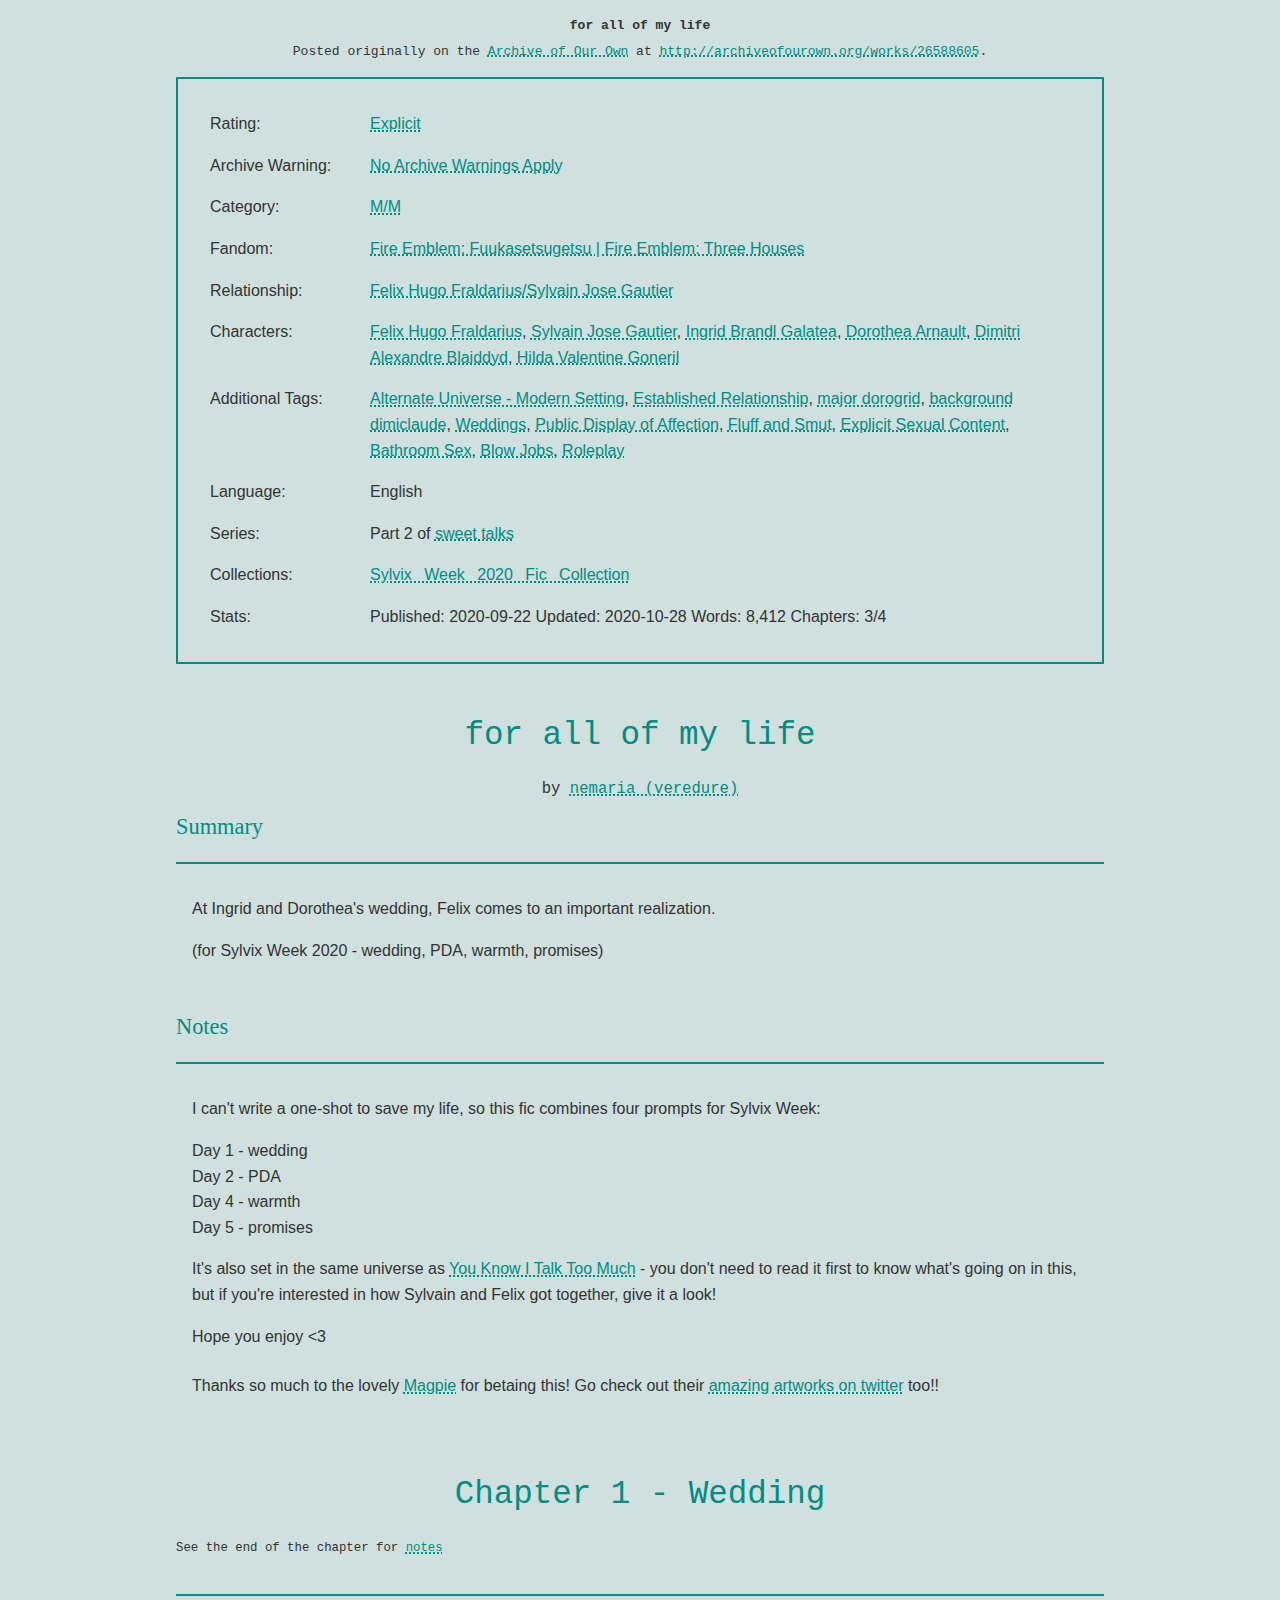
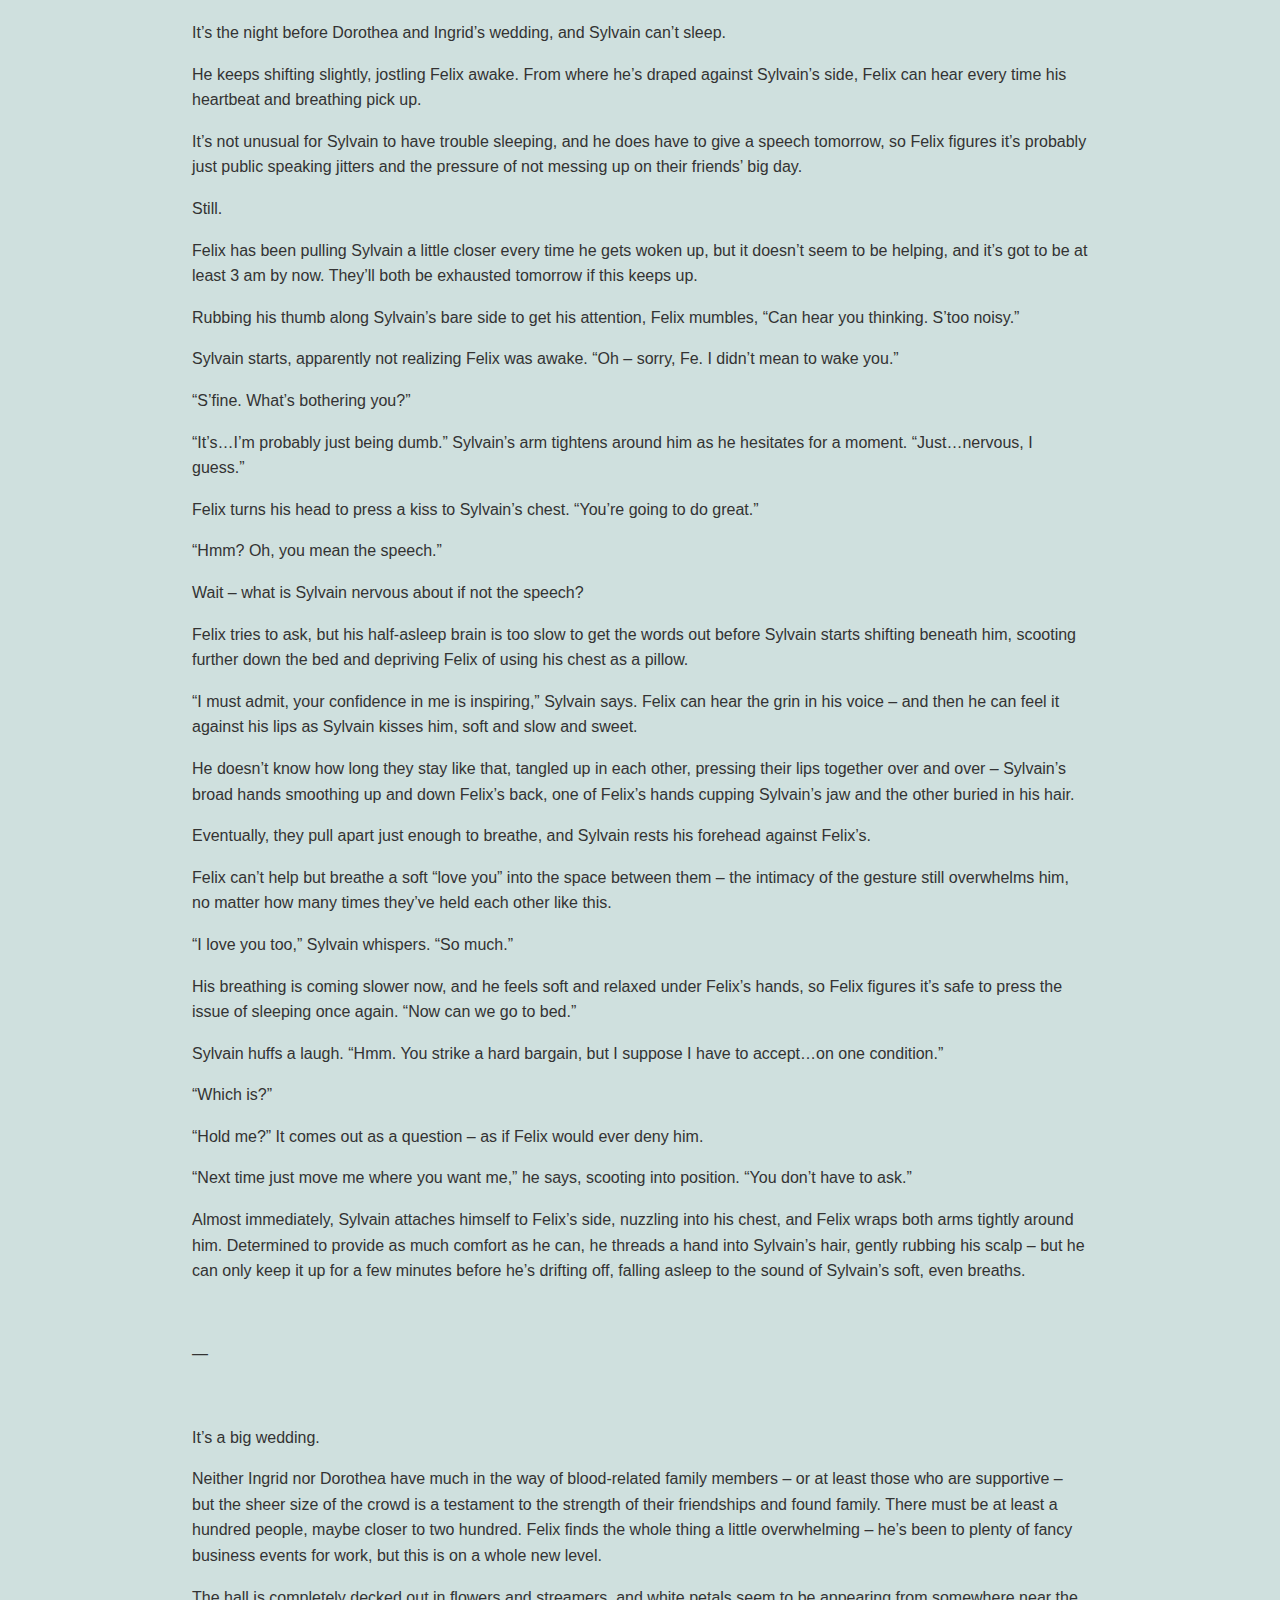
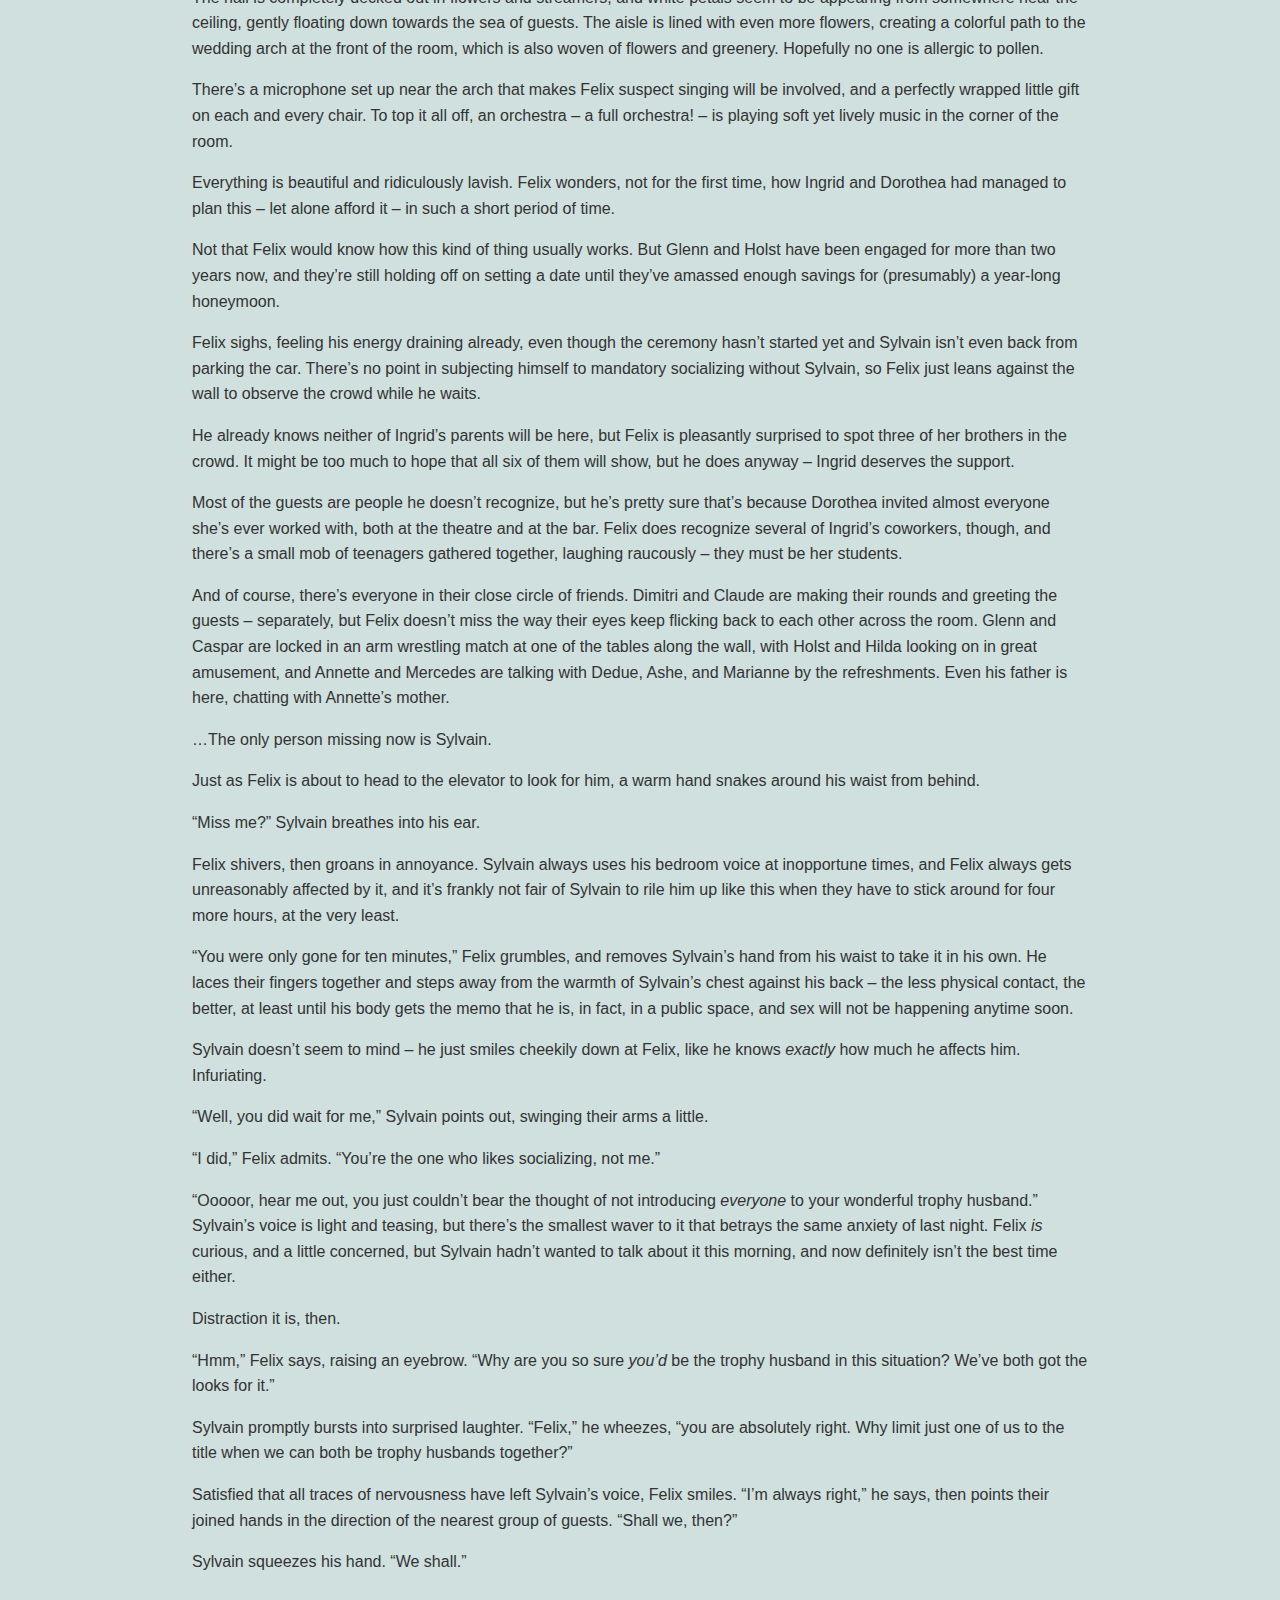
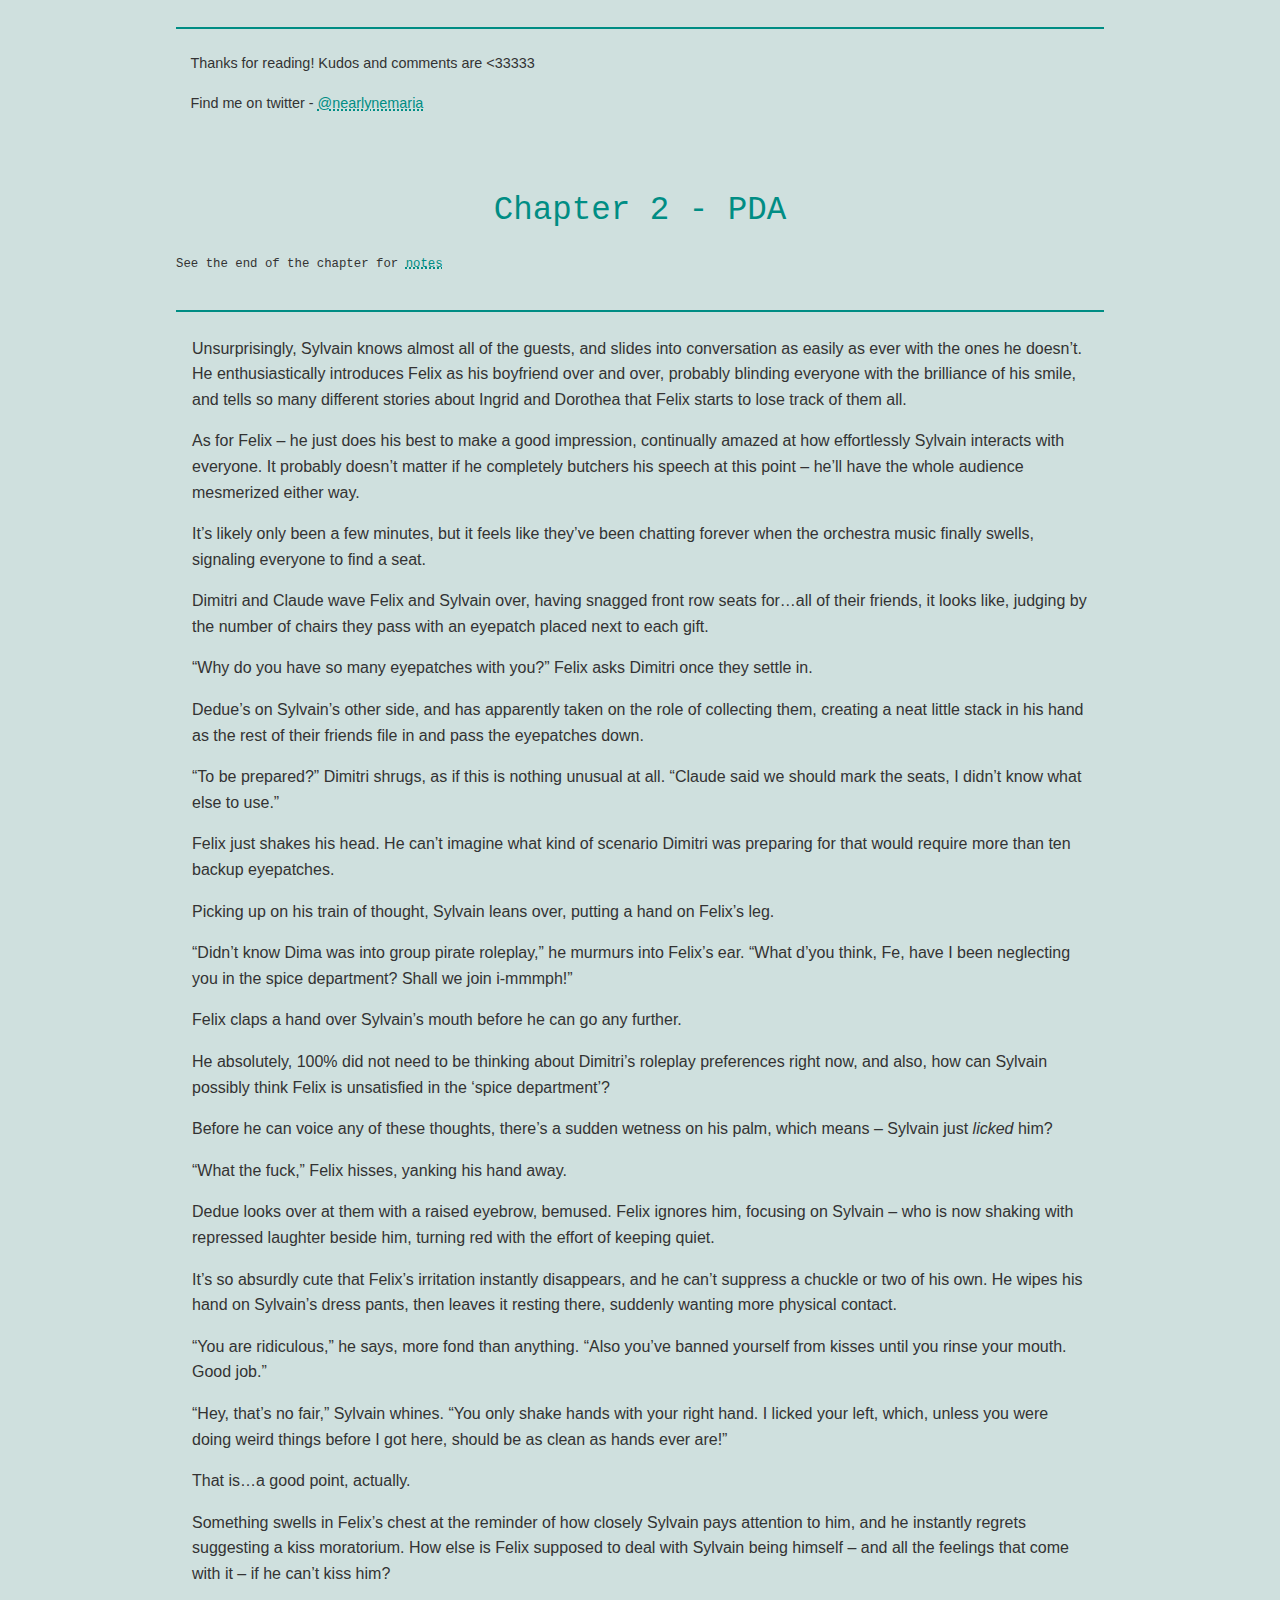
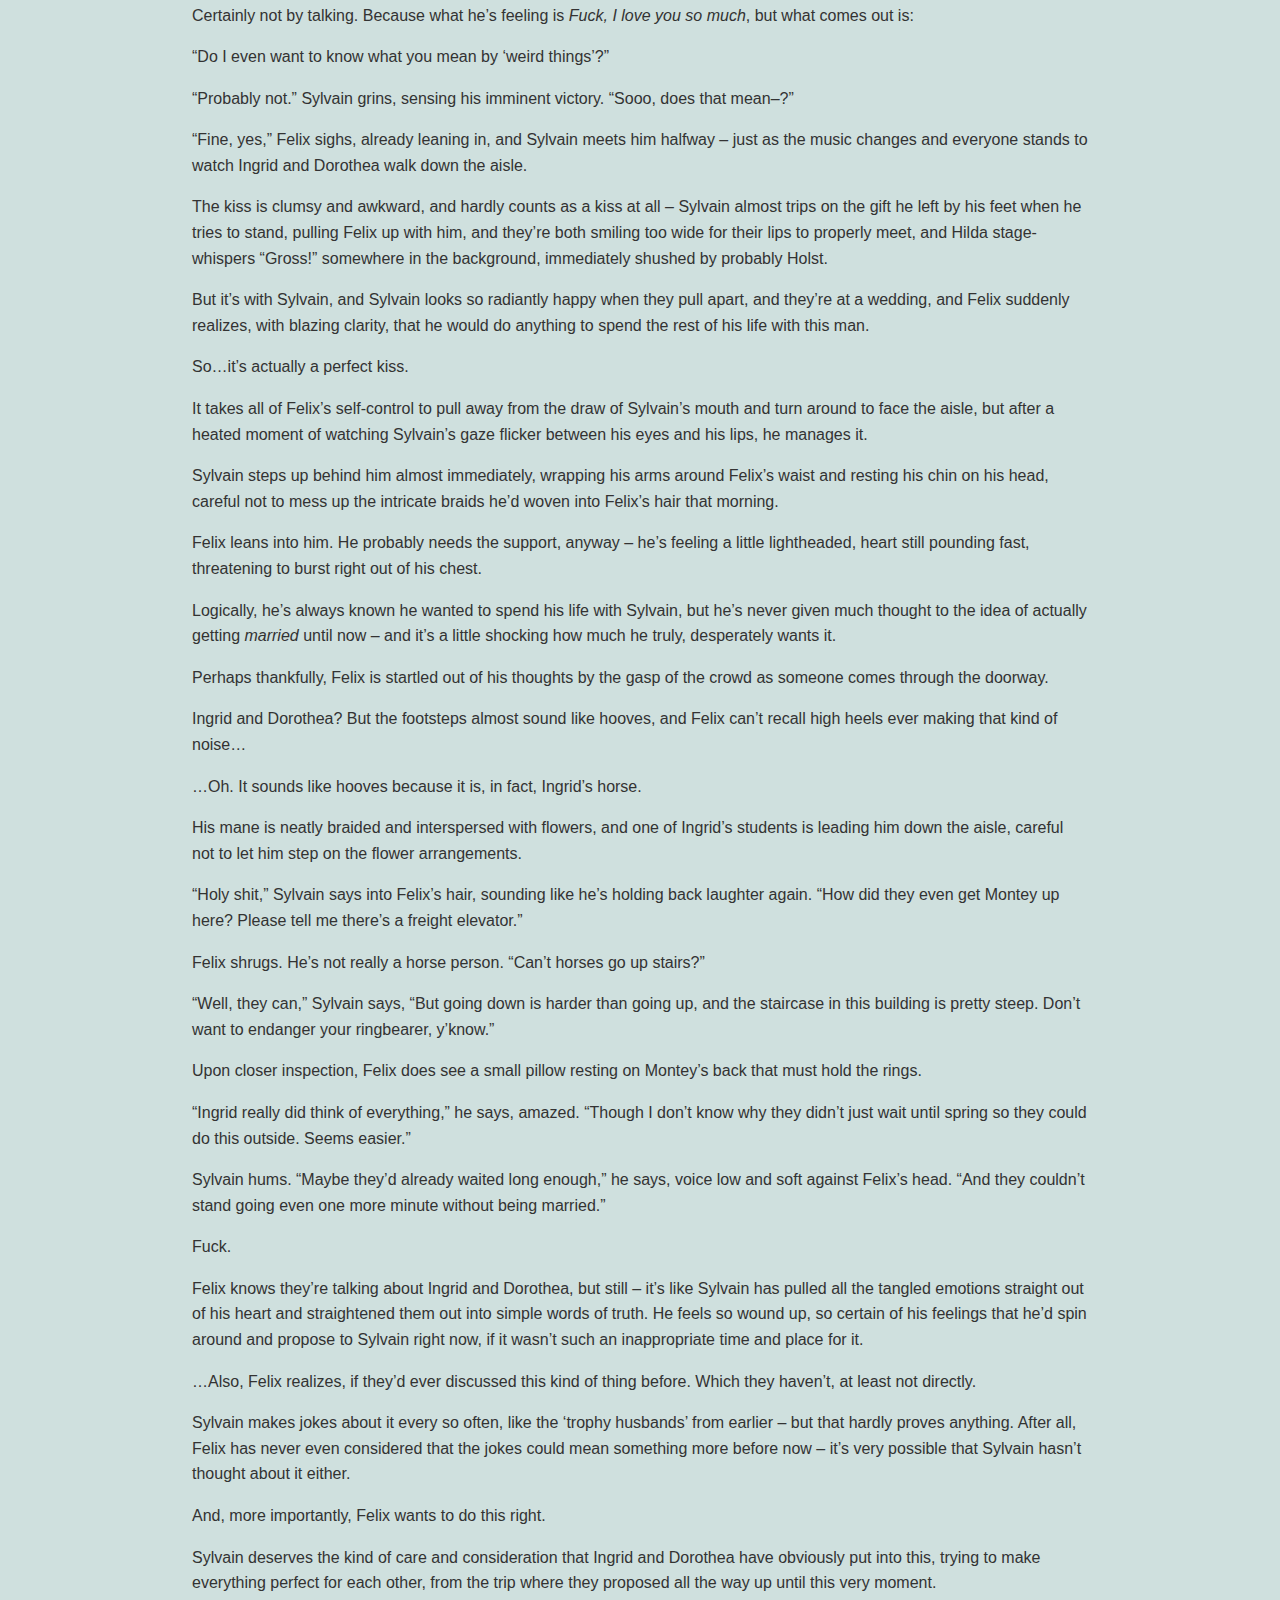
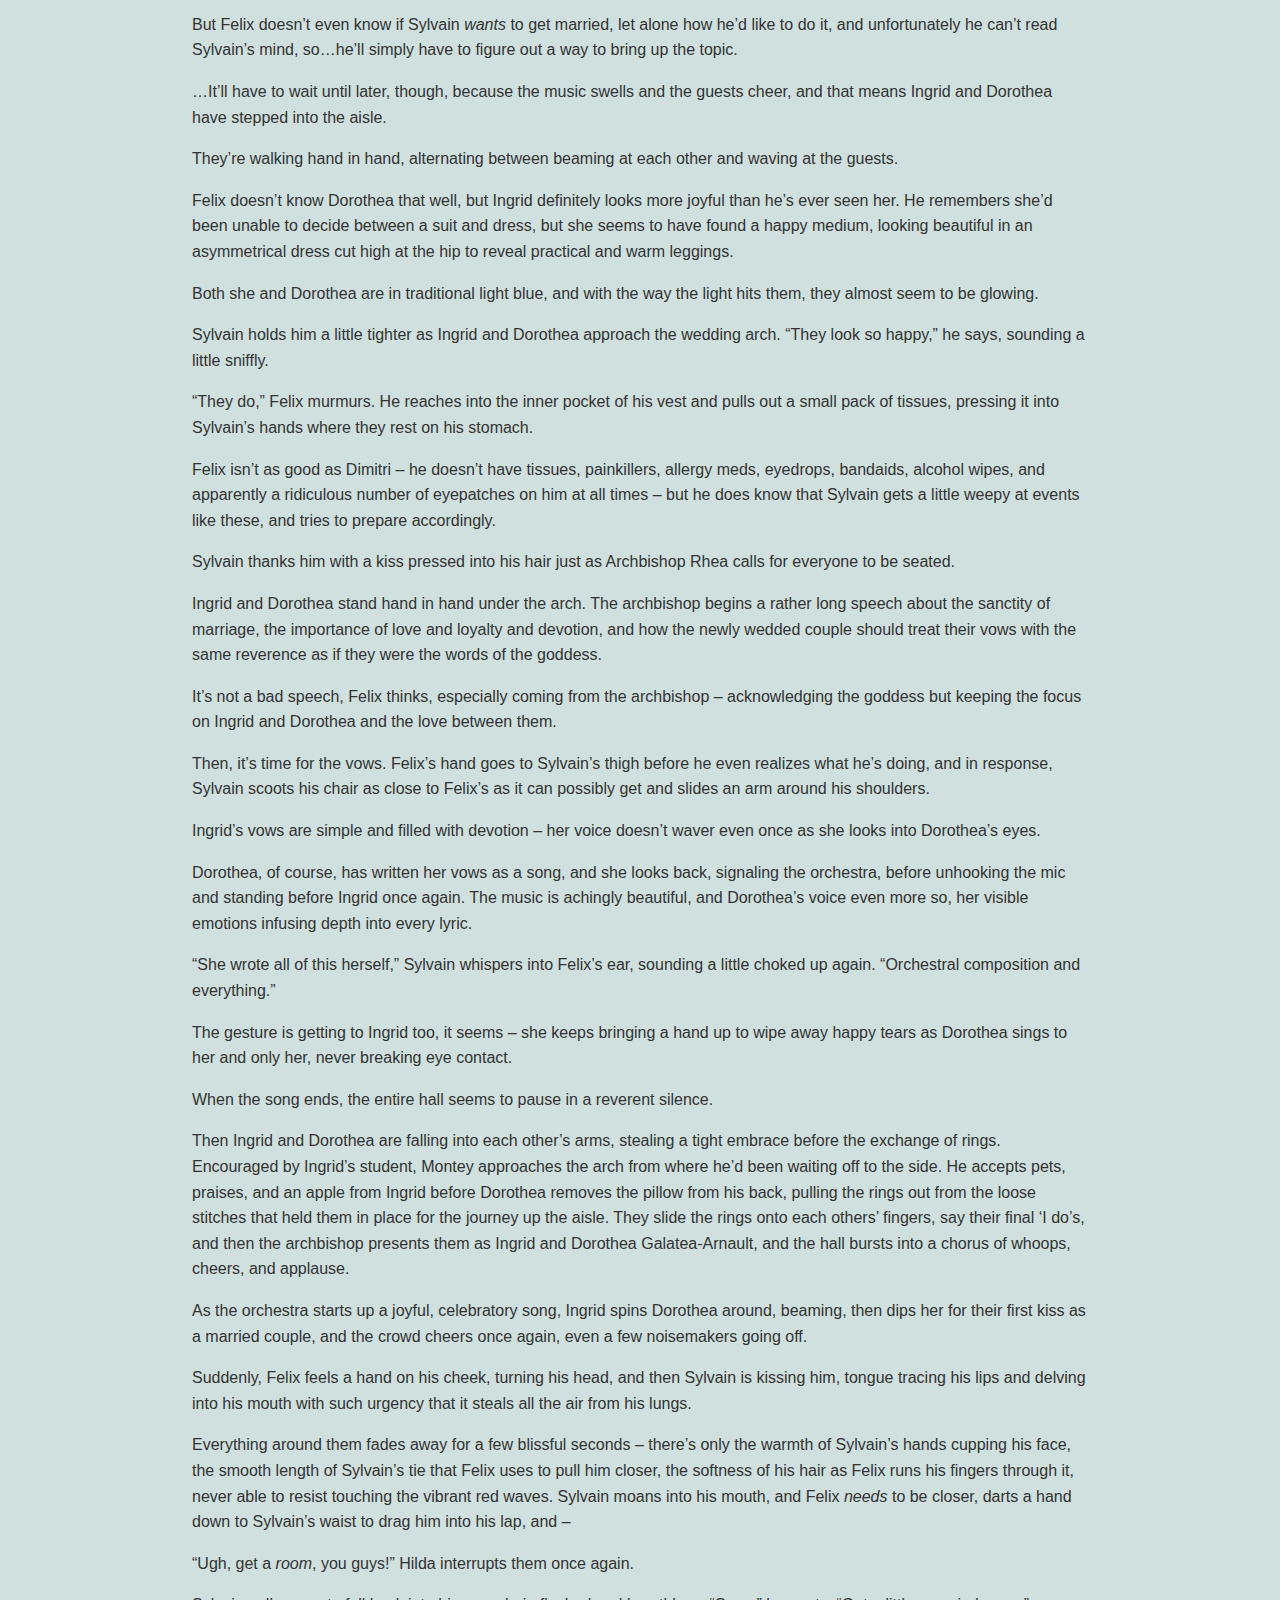
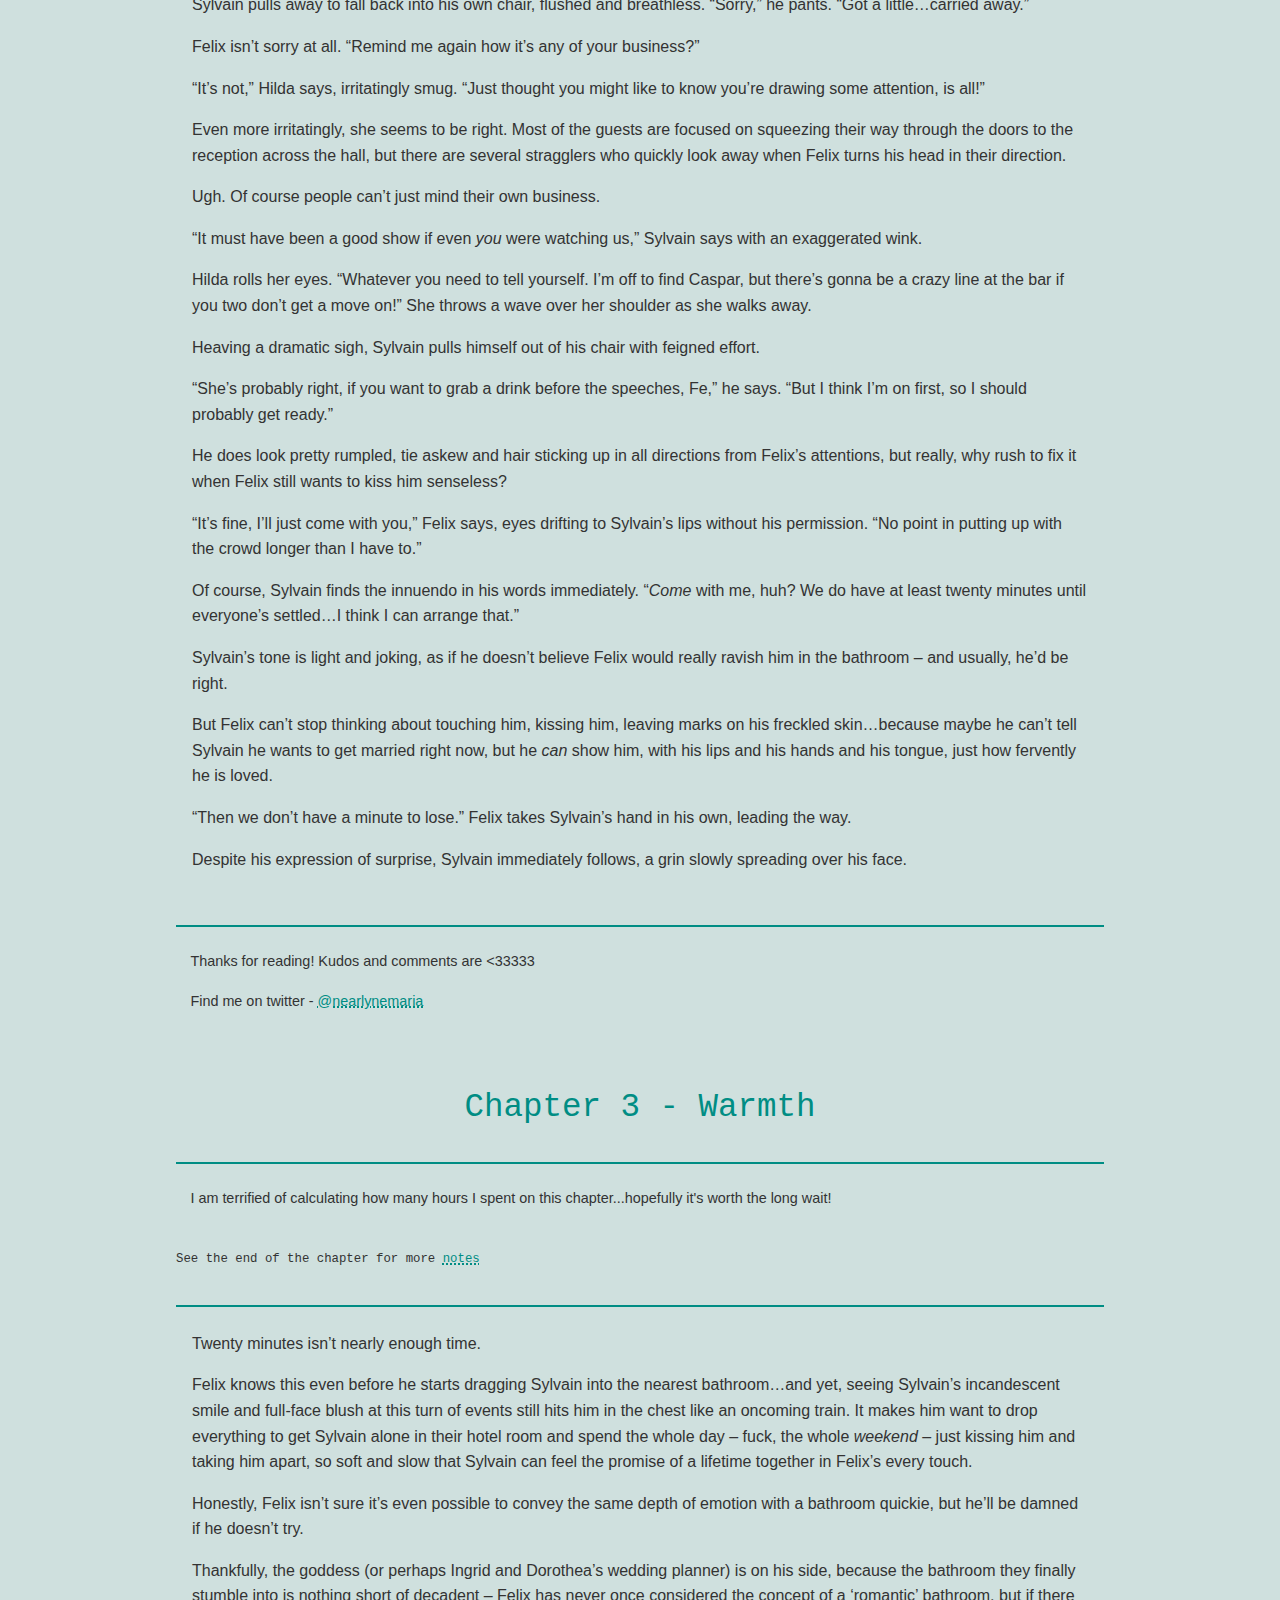
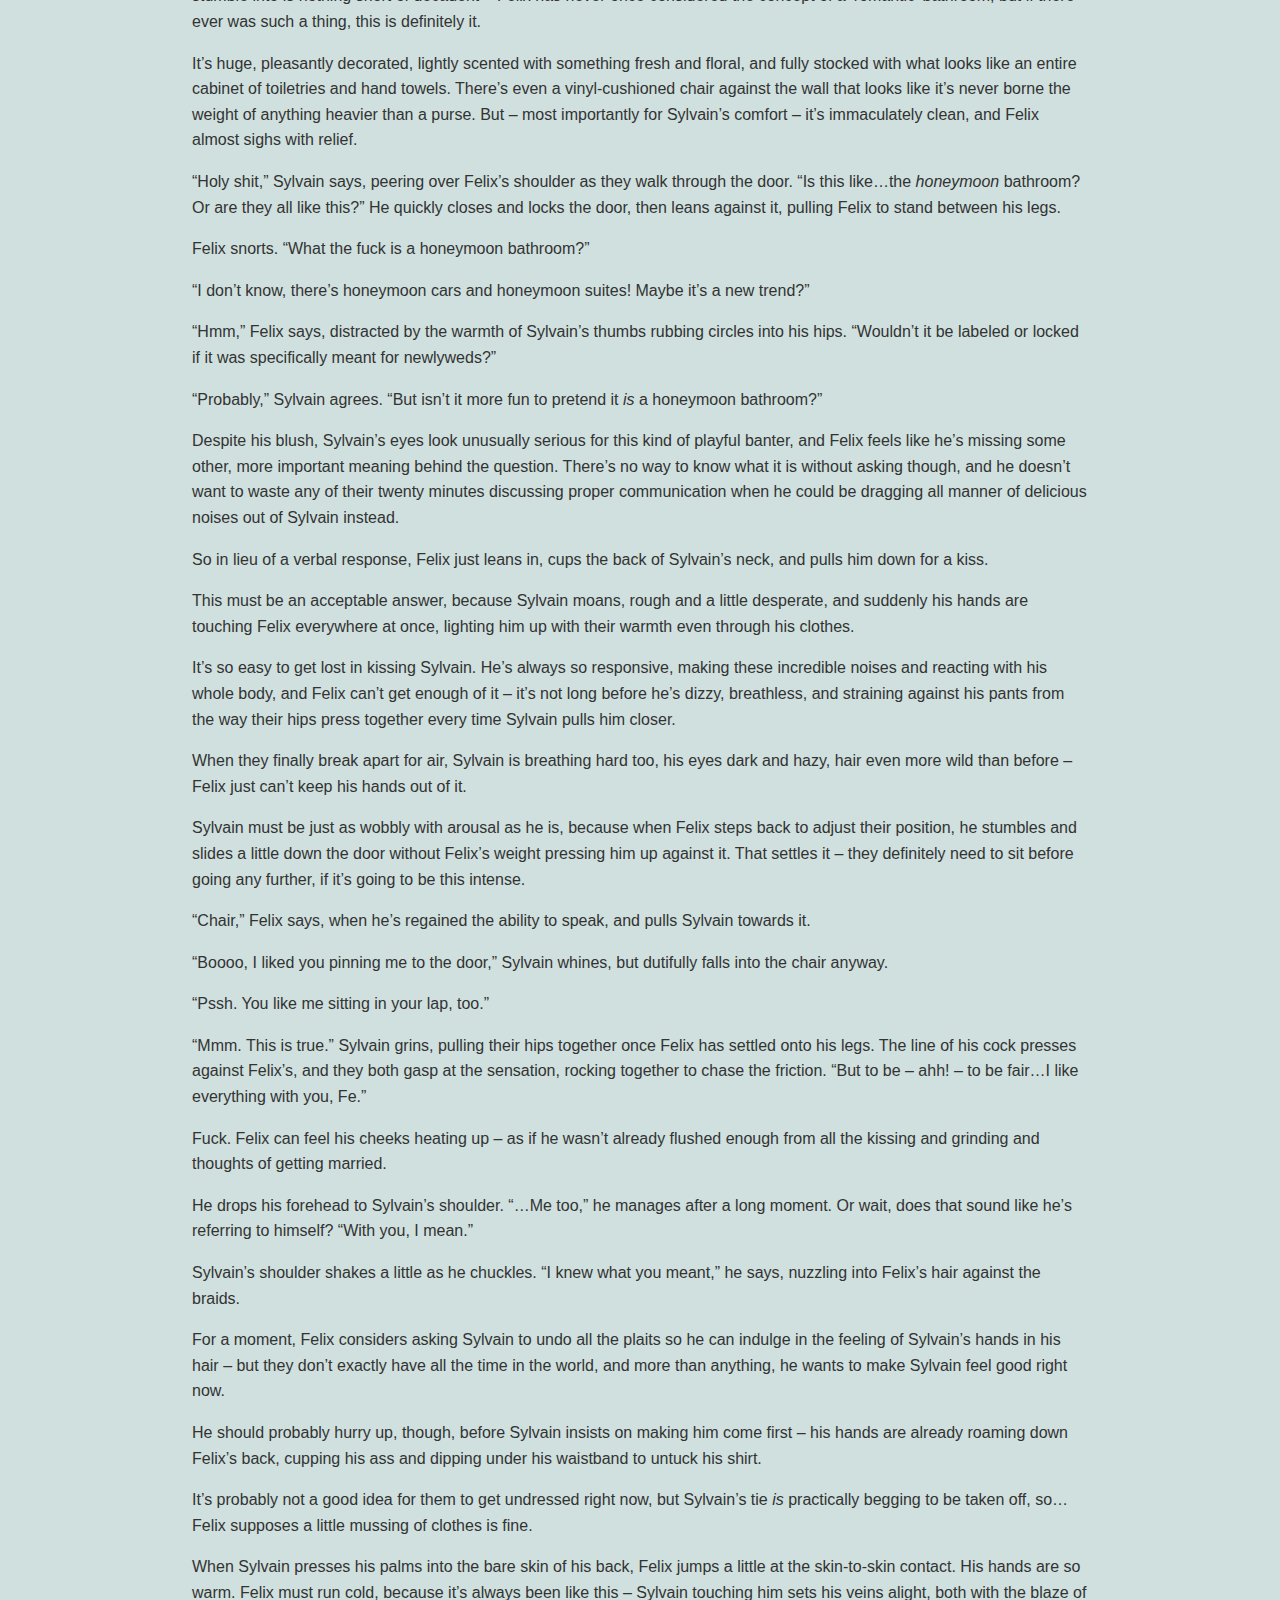
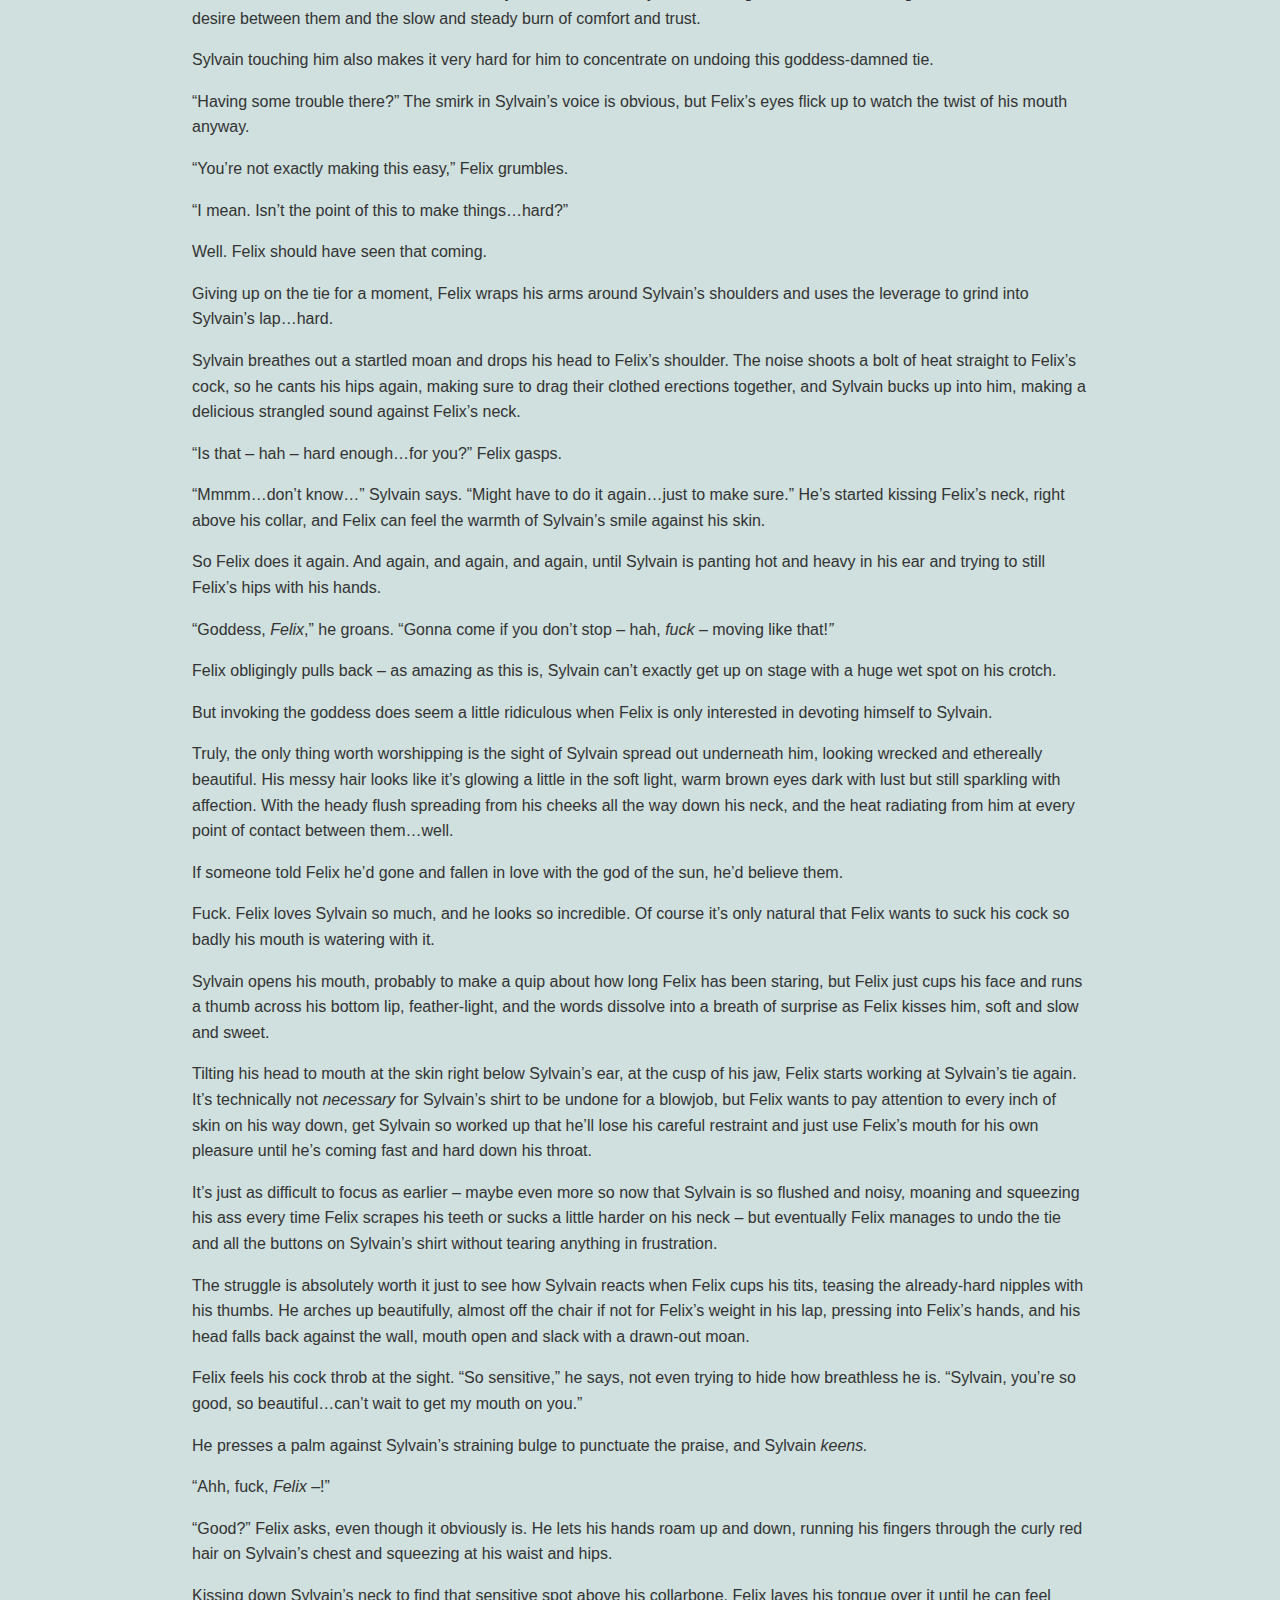
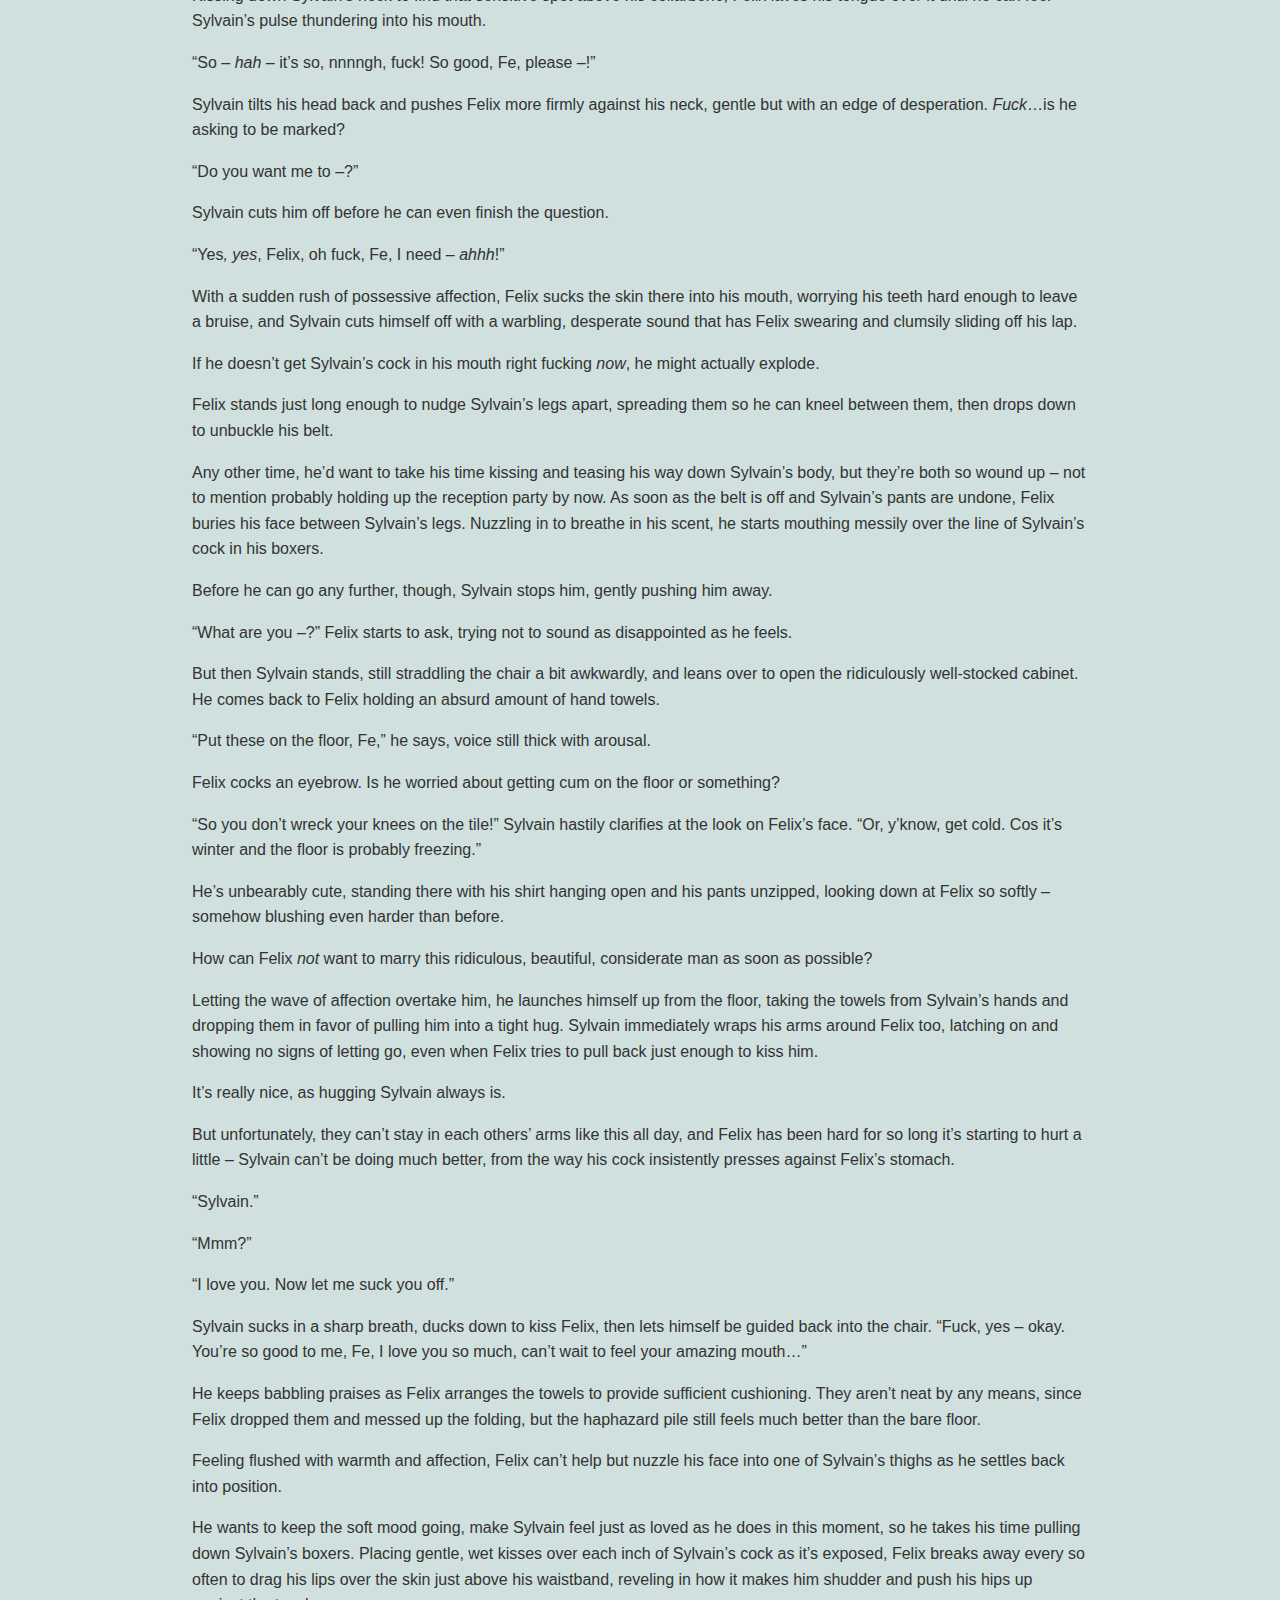
<file: fics/for_all_of_my_life.html>
<!DOCTYPE html PUBLIC "-//W3C//DTD XHTML 1.0 Strict//EN" "http://www.w3.org/TR/xhtml1/DTD/xhtml1-strict.dtd">
<html xmlns="http://www.w3.org/1999/xhtml" xml:lang="en" lang="en">
<head>
  <meta charset="utf-8" />
  <meta http-equiv="x-ua-compatible" content="ie=edge" />
  <title>for all of my life - nemaria (veredure) - Fire Emblem: Fuukasetsugetsu | Fire Emblem: Three Houses</title>

  <link rel="stylesheet" href="ao3-style.css"> <!-- this adds the stylesheet -->
  <meta name="viewport" content="width=device-width, initial-scale=1"> <!-- this allows the stylesheet for mobile/tablets to work -->
</head>
<body>

<div id="preface">
  <h2 class="toc-heading">Preface</h2>

  <p class="message">
    <b>for all of my life</b><br />
    Posted originally on the <a href="http://archiveofourown.org/">Archive of Our Own</a> at <a href="http://archiveofourown.org/works/26588605">http://archiveofourown.org/works/26588605</a>.
  </p>

  <div class="meta">
    <dl class="tags">
          <dt>Rating:</dt>
          <dd><a href="http://archiveofourown.org/tags/Explicit">Explicit</a></dd>
          <dt>Archive Warning:</dt>
          <dd><a href="http://archiveofourown.org/tags/No%20Archive%20Warnings%20Apply">No Archive Warnings Apply</a></dd>
          <dt>Category:</dt>
          <dd><a href="http://archiveofourown.org/tags/M*s*M">M/M</a></dd>
          <dt>Fandom:</dt>
          <dd><a href="http://archiveofourown.org/tags/Fire%20Emblem:%20Fuukasetsugetsu%20%7C%20Fire%20Emblem:%20Three%20Houses">Fire Emblem: Fuukasetsugetsu | Fire Emblem: Three Houses</a></dd>
          <dt>Relationship:</dt>
          <dd><a href="http://archiveofourown.org/tags/Felix%20Hugo%20Fraldarius*s*Sylvain%20Jose%20Gautier">Felix Hugo Fraldarius/Sylvain Jose Gautier</a></dd>
          <dt>Characters:</dt>
          <dd><a href="http://archiveofourown.org/tags/Felix%20Hugo%20Fraldarius">Felix Hugo Fraldarius</a>, <a href="http://archiveofourown.org/tags/Sylvain%20Jose%20Gautier">Sylvain Jose Gautier</a>, <a href="http://archiveofourown.org/tags/Ingrid%20Brandl%20Galatea">Ingrid Brandl Galatea</a>, <a href="http://archiveofourown.org/tags/Dorothea%20Arnault">Dorothea Arnault</a>, <a href="http://archiveofourown.org/tags/Dimitri%20Alexandre%20Blaiddyd">Dimitri Alexandre Blaiddyd</a>, <a href="http://archiveofourown.org/tags/Hilda%20Valentine%20Goneril">Hilda Valentine Goneril</a></dd>
          <dt>Additional Tags:</dt>
          <dd><a href="http://archiveofourown.org/tags/Alternate%20Universe%20-%20Modern%20Setting">Alternate Universe - Modern Setting</a>, <a href="http://archiveofourown.org/tags/Established%20Relationship">Established Relationship</a>, <a href="http://archiveofourown.org/tags/major%20dorogrid">major dorogrid</a>, <a href="http://archiveofourown.org/tags/background%20dimiclaude">background dimiclaude</a>, <a href="http://archiveofourown.org/tags/Weddings">Weddings</a>, <a href="http://archiveofourown.org/tags/Public%20Display%20of%20Affection">Public Display of Affection</a>, <a href="http://archiveofourown.org/tags/Fluff%20and%20Smut">Fluff and Smut</a>, <a href="http://archiveofourown.org/tags/Explicit%20Sexual%20Content">Explicit Sexual Content</a>, <a href="http://archiveofourown.org/tags/Bathroom%20Sex">Bathroom Sex</a>, <a href="http://archiveofourown.org/tags/Blow%20Jobs">Blow Jobs</a>, <a href="http://archiveofourown.org/tags/Roleplay">Roleplay</a></dd>

        <dt>Language:</dt>
        <dd>English</dd>

        <dt>Series:</dt>
        <dd>Part 2 of
<a href="http://archiveofourown.org/series/1934110">sweet talks</a></dd>
        <dt>Collections:</dt>
        <dd><a href="http://archiveofourown.org/collections/SylvixWeek2020">Sylvix Week 2020 Fic Collection</a></dd>
      <dt>Stats:</dt>
      <dd>
        Published: 2020-09-22
          Updated: 2020-10-28
        Words: 8,412
        Chapters: 3/4
      </dd>
    </dl>
    <h1>for all of my life</h1>
    <div class="byline">by <a rel="author" href="http://archiveofourown.org/users/veredure/pseuds/nemaria">nemaria (veredure)</a></div>
      <p>Summary</p>
      <blockquote class="userstuff"><p>At Ingrid and Dorothea's wedding, Felix comes to an important realization. </p><p>(for Sylvix Week 2020 - wedding, PDA, warmth, promises)</p></blockquote>

      <p>Notes</p>
        <blockquote class="userstuff"><p>I can't write a one-shot to save my life, so this fic combines four prompts for Sylvix Week:</p><p>Day 1 - wedding<br />Day 2 - PDA<br />Day 4 - warmth<br />Day 5 - promises</p><p>It's also set in the same universe as <a href="https://archiveofourown.org/works/25191538" rel="nofollow">You Know I Talk Too Much</a> - you don't need to read it first to know what's going on in this, but if you're interested in how Sylvain and Felix got together, give it a look! </p><p>Hope you enjoy &lt;3</p><p>Thanks so much to the lovely <a href="https://archiveofourown.org/users/MagpieCrown" rel="nofollow">Magpie</a> for betaing this! Go check out their <a href="https://twitter.com/royalcorvids" rel="nofollow">amazing artworks on twitter</a> too!!</p></blockquote>


  </div>
</div>


<div id="chapters" class="userstuff">
      
<div class="meta group">
  <h2 class="heading">Chapter 1 - Wedding</h2>


    <p>Chapter Notes</p>
      <div class="endnote-link">
        See the end of the chapter for  <a href="#endnotes1">notes</a>
      </div>
</div>

<!--chapter content-->
<div class="userstuff">
  <p>It’s the night before Dorothea and Ingrid’s wedding, and Sylvain can’t sleep.</p><p>He keeps shifting slightly, jostling Felix awake. From where he’s draped against Sylvain’s side, Felix can hear every time his heartbeat and breathing pick up.</p><p>It’s not unusual for Sylvain to have trouble sleeping, and he does have to give a speech tomorrow, so Felix figures it’s probably just public speaking jitters and the pressure of not messing up on their friends’ big day.</p><p>Still.</p><p>Felix has been pulling Sylvain a little closer every time he gets woken up, but it doesn’t seem to be helping, and it’s got to be at least 3 am by now. They’ll both be exhausted tomorrow if this keeps up.</p><p>Rubbing his thumb along Sylvain’s bare side to get his attention, Felix mumbles, “Can hear you thinking. S’too noisy.”</p><p>Sylvain starts, apparently not realizing Felix was awake. “Oh – sorry, Fe. I didn’t mean to wake you.”</p><p>“S’fine. What’s bothering you?”</p><p>“It’s…I’m probably just being dumb.” Sylvain’s arm tightens around him as he hesitates for a moment. “Just…nervous, I guess.”</p><p>Felix turns his head to press a kiss to Sylvain’s chest. “You’re going to do great.”</p><p>“Hmm? Oh, you mean the speech.”</p><p>Wait – what is Sylvain nervous about if not the speech?</p><p>Felix tries to ask, but his half-asleep brain is too slow to get the words out before Sylvain starts shifting beneath him, scooting further down the bed and depriving Felix of using his chest as a pillow.</p><p>“I must admit, your confidence in me is inspiring,” Sylvain says. Felix can hear the grin in his voice – and then he can feel it against his lips as Sylvain kisses him, soft and slow and sweet.</p><p>He doesn’t know how long they stay like that, tangled up in each other, pressing their lips together over and over – Sylvain’s broad hands smoothing up and down Felix’s back, one of Felix’s hands cupping Sylvain’s jaw and the other buried in his hair.</p><p>Eventually, they pull apart just enough to breathe, and Sylvain rests his forehead against Felix’s.</p><p>Felix can’t help but breathe a soft “love you” into the space between them – the intimacy of the gesture still overwhelms him, no matter how many times they’ve held each other like this.</p><p>“I love you too,” Sylvain whispers. “So much.”</p><p>His breathing is coming slower now, and he feels soft and relaxed under Felix’s hands, so Felix figures it’s safe to press the issue of sleeping once again. “Now can we go to bed.”</p><p>Sylvain huffs a laugh. “Hmm. You strike a hard bargain, but I suppose I have to accept…on one condition.”</p><p>“Which is?”</p><p>“Hold me?” It comes out as a question – as if Felix would ever deny him.</p><p>“Next time just move me where you want me,” he says, scooting into position. “You don’t have to ask.”</p><p>Almost immediately, Sylvain attaches himself to Felix’s side, nuzzling into his chest, and Felix wraps both arms tightly around him. Determined to provide as much comfort as he can, he threads a hand into Sylvain’s hair, gently rubbing his scalp – but he can only keep it up for a few minutes before he’s drifting off, falling asleep to the sound of Sylvain’s soft, even breaths.</p><p> </p><p>—</p><p> </p><p>It’s a big wedding.</p><p>Neither Ingrid nor Dorothea have much in the way of blood-related family members – or at least those who are supportive – but the sheer size of the crowd is a testament to the strength of their friendships and found family. There must be at least a hundred people, maybe closer to two hundred. Felix finds the whole thing a little overwhelming – he’s been to plenty of fancy business events for work, but this is on a whole new level.</p><p>The hall is completely decked out in flowers and streamers, and white petals seem to be appearing from somewhere near the ceiling, gently floating down towards the sea of guests. The aisle is lined with even more flowers, creating a colorful path to the wedding arch at the front of the room, which is also woven of flowers and greenery. Hopefully no one is allergic to pollen.</p><p>There’s a microphone set up near the arch that makes Felix suspect singing will be involved, and a perfectly wrapped little gift on each and every chair. To top it all off, an orchestra – a full orchestra! – is playing soft yet lively music in the corner of the room.</p><p>Everything is beautiful and ridiculously lavish. Felix wonders, not for the first time, how Ingrid and Dorothea had managed to plan this – let alone afford it – in such a short period of time.</p><p>Not that Felix would know how this kind of thing usually works. But Glenn and Holst have been engaged for more than two years now, and they’re still holding off on setting a date until they’ve amassed enough savings for (presumably) a year-long honeymoon.</p><p>Felix sighs, feeling his energy draining already, even though the ceremony hasn’t started yet and Sylvain isn’t even back from parking the car. There’s no point in subjecting himself to mandatory socializing without Sylvain, so Felix just leans against the wall to observe the crowd while he waits.</p><p>He already knows neither of Ingrid’s parents will be here, but Felix is pleasantly surprised to spot three of her brothers in the crowd. It might be too much to hope that all six of them will show, but he does anyway – Ingrid deserves the support.</p><p>Most of the guests are people he doesn’t recognize, but he’s pretty sure that’s because Dorothea invited almost everyone she’s ever worked with, both at the theatre and at the bar. Felix does recognize several of Ingrid’s coworkers, though, and there’s a small mob of teenagers gathered together, laughing raucously – they must be her students.</p><p>And of course, there’s everyone in their close circle of friends. Dimitri and Claude are making their rounds and greeting the guests – separately, but Felix doesn’t miss the way their eyes keep flicking back to each other across the room. Glenn and Caspar are locked in an arm wrestling match at one of the tables along the wall, with Holst and Hilda looking on in great amusement, and Annette and Mercedes are talking with Dedue, Ashe, and Marianne by the refreshments. Even his father is here, chatting with Annette’s mother.</p><p>…The only person missing now is Sylvain.</p><p>Just as Felix is about to head to the elevator to look for him, a warm hand snakes around his waist from behind.</p><p>“Miss me?” Sylvain breathes into his ear.</p><p>Felix shivers, then groans in annoyance. Sylvain always uses his bedroom voice at inopportune times, and Felix always gets unreasonably affected by it, and it’s frankly not fair of Sylvain to rile him up like this when they have to stick around for four more hours, at the very least.</p><p>“You were only gone for ten minutes,” Felix grumbles, and removes Sylvain’s hand from his waist to take it in his own. He laces their fingers together and steps away from the warmth of Sylvain’s chest against his back – the less physical contact, the better, at least until his body gets the memo that he is, in fact, in a public space, and sex will not be happening anytime soon.</p><p>Sylvain doesn’t seem to mind – he just smiles cheekily down at Felix, like he knows <em>exactly</em> how much he affects him. Infuriating.</p><p>“Well, you did wait for me,” Sylvain points out, swinging their arms a little.</p><p>“I did,” Felix admits. “You’re the one who likes socializing, not me.”</p><p>“Ooooor, hear me out, you just couldn’t bear the thought of not introducing <em>everyone</em> to your wonderful trophy husband.” Sylvain’s voice is light and teasing, but there’s the smallest waver to it that betrays the same anxiety of last night. Felix <em>is</em> curious, and a little concerned, but Sylvain hadn’t wanted to talk about it this morning, and now definitely isn’t the best time either.</p><p>Distraction it is, then.</p><p>“Hmm,” Felix says, raising an eyebrow. “Why are you so sure <em>you’d</em> be the trophy husband in this situation? We’ve both got the looks for it.”</p><p>Sylvain promptly bursts into surprised laughter. “Felix,” he wheezes, “you are absolutely right. Why limit just one of us to the title when we can both be trophy husbands together?”</p><p>Satisfied that all traces of nervousness have left Sylvain’s voice, Felix smiles. “I’m always right,” he says, then points their joined hands in the direction of the nearest group of guests. “Shall we, then?”</p><p>Sylvain squeezes his hand. “We shall.”</p>
</div>
<!--/chapter content-->

  <div class="meta" id="endnotes1">
    <p>Chapter End Notes</p>
    <blockquote class="userstuff"><p>Thanks for reading! Kudos and comments are &lt;33333</p><p>Find me on twitter - <a href="https://twitter.com/nearlynemaria" rel="nofollow">@nearlynemaria</a></p></blockquote>
  </div>

      
<div class="meta group">
  <h2 class="heading">Chapter 2 - PDA</h2>


    <p>Chapter Notes</p>
      <div class="endnote-link">
        See the end of the chapter for  <a href="#endnotes2">notes</a>
      </div>
</div>

<!--chapter content-->
<div class="userstuff">
  <p>Unsurprisingly, Sylvain knows almost all of the guests, and slides into conversation as easily as ever with the ones he doesn’t. He enthusiastically introduces Felix as his boyfriend over and over, probably blinding everyone with the brilliance of his smile, and tells so many different stories about Ingrid and Dorothea that Felix starts to lose track of them all.</p><p>As for Felix – he just does his best to make a good impression, continually amazed at how effortlessly Sylvain interacts with everyone. It probably doesn’t matter if he completely butchers his speech at this point – he’ll have the whole audience mesmerized either way.</p><p>It’s likely only been a few minutes, but it feels like they’ve been chatting forever when the orchestra music finally swells, signaling everyone to find a seat.</p><p>Dimitri and Claude wave Felix and Sylvain over, having snagged front row seats for…all of their friends, it looks like, judging by the number of chairs they pass with an eyepatch placed next to each gift.</p><p>“Why do you have so many eyepatches with you?” Felix asks Dimitri once they settle in. </p><p>Dedue’s on Sylvain’s other side, and has apparently taken on the role of collecting them, creating a neat little stack in his hand as the rest of their friends file in and pass the eyepatches down.</p><p>“To be prepared?” Dimitri shrugs, as if this is nothing unusual at all. “Claude said we should mark the seats, I didn’t know what else to use.”</p><p>Felix just shakes his head. He can’t imagine what kind of scenario Dimitri was preparing for that would require more than ten backup eyepatches.</p><p>Picking up on his train of thought, Sylvain leans over, putting a hand on Felix’s leg.</p><p>“Didn’t know Dima was into group pirate roleplay,” he murmurs into Felix’s ear. “What d’you think, Fe, have I been neglecting you in the spice department? Shall we join i-mmmph!”</p><p>Felix claps a hand over Sylvain’s mouth before he can go any further. </p><p>He absolutely, 100% did not need to be thinking about Dimitri’s roleplay preferences right now, and also, how can Sylvain possibly think Felix is unsatisfied in the ‘spice department’?</p><p>Before he can voice any of these thoughts, there’s a sudden wetness on his palm, which means – Sylvain just <em>licked</em> him?</p><p>“What the fuck,” Felix hisses, yanking his hand away.</p><p>Dedue looks over at them with a raised eyebrow, bemused. Felix ignores him, focusing on Sylvain – who is now shaking with repressed laughter beside him, turning red with the effort of keeping quiet.</p><p>It’s so absurdly cute that Felix’s irritation instantly disappears, and he can’t suppress a chuckle or two of his own. He wipes his hand on Sylvain’s dress pants, then leaves it resting there, suddenly wanting more physical contact.</p><p>“You are ridiculous,” he says, more fond than anything. “Also you’ve banned yourself from kisses until you rinse your mouth. Good job.”</p><p>“Hey, that’s no fair,” Sylvain whines. “You only shake hands with your right hand. I licked your left, which, unless you were doing weird things before I got here, should be as clean as hands ever are!”</p><p>That is…a good point, actually.</p><p>Something swells in Felix’s chest at the reminder of how closely Sylvain pays attention to him, and he instantly regrets suggesting a kiss moratorium. How else is Felix supposed to deal with Sylvain being himself – and all the feelings that come with it – if he can’t kiss him?</p><p>Certainly not by talking. Because what he’s feeling is <em>Fuck, I love you so much</em>, but what comes out is:</p><p>“Do I even want to know what you mean by ‘weird things’?”</p><p>“Probably not.” Sylvain grins, sensing his imminent victory. “Sooo, does that mean–?”</p><p>“Fine, yes,” Felix sighs, already leaning in, and Sylvain meets him halfway – just as the music changes and everyone stands to watch Ingrid and Dorothea walk down the aisle.</p><p>The kiss is clumsy and awkward, and hardly counts as a kiss at all – Sylvain almost trips on the gift he left by his feet when he tries to stand, pulling Felix up with him, and they’re both smiling too wide for their lips to properly meet, and Hilda stage-whispers “Gross!” somewhere in the background, immediately shushed by probably Holst.</p><p>But it’s with Sylvain, and Sylvain looks so radiantly happy when they pull apart, and they’re at a wedding, and Felix suddenly realizes, with blazing clarity, that he would do anything to spend the rest of his life with this man.</p><p>So…it’s actually a perfect kiss.</p><p>It takes all of Felix’s self-control to pull away from the draw of Sylvain’s mouth and turn around to face the aisle, but after a heated moment of watching Sylvain’s gaze flicker between his eyes and his lips, he manages it.</p><p>Sylvain steps up behind him almost immediately, wrapping his arms around Felix’s waist and resting his chin on his head, careful not to mess up the intricate braids he’d woven into Felix’s hair that morning. </p><p>Felix leans into him. He probably needs the support, anyway – he’s feeling a little lightheaded, heart still pounding fast, threatening to burst right out of his chest.</p><p>Logically, he’s always known he wanted to spend his life with Sylvain, but he’s never given much thought to the idea of actually getting <em>married</em> until now – and it’s a little shocking how much he truly, desperately wants it.</p><p>Perhaps thankfully, Felix is startled out of his thoughts by the gasp of the crowd as someone comes through the doorway.</p><p>Ingrid and Dorothea? But the footsteps almost sound like hooves, and Felix can’t recall high heels ever making that kind of noise…</p><p>…Oh. It sounds like hooves because it is, in fact, Ingrid’s horse.</p><p>His mane is neatly braided and interspersed with flowers, and one of Ingrid’s students is leading him down the aisle, careful not to let him step on the flower arrangements.</p><p>“Holy shit,” Sylvain says into Felix’s hair, sounding like he’s holding back laughter again. “How did they even get Montey up here? Please tell me there’s a freight elevator.”</p><p>Felix shrugs. He’s not really a horse person. “Can’t horses go up stairs?”</p><p>“Well, they can,” Sylvain says, “But going down is harder than going up, and the staircase in this building is pretty steep. Don’t want to endanger your ringbearer, y’know.”</p><p>Upon closer inspection, Felix does see a small pillow resting on Montey’s back that must hold the rings. </p><p>“Ingrid really did think of everything,” he says, amazed. “Though I don’t know why they didn’t just wait until spring so they could do this outside. Seems easier.” </p><p>Sylvain hums. “Maybe they’d already waited long enough,” he says, voice low and soft against Felix’s head. “And they couldn’t stand going even one more minute without being married.”</p><p>Fuck. </p><p>Felix knows they’re talking about Ingrid and Dorothea, but still – it’s like Sylvain has pulled all the tangled emotions straight out of his heart and straightened them out into simple words of truth. He feels so wound up, so certain of his feelings that he’d spin around and propose to Sylvain right now, if it wasn’t such an inappropriate time and place for it.</p><p>…Also, Felix realizes, if they’d ever discussed this kind of thing before. Which they haven’t, at least not directly.</p><p>Sylvain makes jokes about it every so often, like the ‘trophy husbands’ from earlier – but that hardly proves anything. After all, Felix has never even considered that the jokes could mean something more before now – it’s very possible that Sylvain hasn’t thought about it either.</p><p>And, more importantly, Felix wants to do this right. </p><p>Sylvain deserves the kind of care and consideration that Ingrid and Dorothea have obviously put into this, trying to make everything perfect for each other, from the trip where they proposed all the way up until this very moment. </p><p>But Felix doesn’t even know if Sylvain <em>wants</em> to get married, let alone how he’d like to do it, and unfortunately he can’t read Sylvain’s mind, so…he’ll simply have to figure out a way to bring up the topic.</p><p>…It’ll have to wait until later, though, because the music swells and the guests cheer, and that means Ingrid and Dorothea have stepped into the aisle.</p><p>They’re walking hand in hand, alternating between beaming at each other and waving at the guests. </p><p>Felix doesn’t know Dorothea that well, but Ingrid definitely looks more joyful than he’s ever seen her. He remembers she’d been unable to decide between a suit and dress, but she seems to have found a happy medium, looking beautiful in an asymmetrical dress cut high at the hip to reveal practical and warm leggings. </p><p>Both she and Dorothea are in traditional light blue, and with the way the light hits them, they almost seem to be glowing.</p><p>Sylvain holds him a little tighter as Ingrid and Dorothea approach the wedding arch. “They look so happy,” he says, sounding a little sniffly.</p><p>“They do,” Felix murmurs. He reaches into the inner pocket of his vest and pulls out a small pack of tissues, pressing it into Sylvain’s hands where they rest on his stomach. </p><p>Felix isn’t as good as Dimitri – he doesn’t have tissues, painkillers, allergy meds, eyedrops, bandaids, alcohol wipes, and apparently a ridiculous number of eyepatches on him at all times – but he does know that Sylvain gets a little weepy at events like these, and tries to prepare accordingly.</p><p>Sylvain thanks him with a kiss pressed into his hair just as Archbishop Rhea calls for everyone to be seated.</p><p>Ingrid and Dorothea stand hand in hand under the arch. The archbishop begins a rather long speech about the sanctity of marriage, the importance of love and loyalty and devotion, and how the newly wedded couple should treat their vows with the same reverence as if they were the words of the goddess. </p><p>It’s not a bad speech, Felix thinks, especially coming from the archbishop – acknowledging the goddess but keeping the focus on Ingrid and Dorothea and the love between them.</p><p>Then, it’s time for the vows. Felix’s hand goes to Sylvain’s thigh before he even realizes what he’s doing, and in response, Sylvain scoots his chair as close to Felix’s as it can possibly get and slides an arm around his shoulders.</p><p>Ingrid’s vows are simple and filled with devotion – her voice doesn’t waver even once as she looks into Dorothea’s eyes.</p><p>Dorothea, of course, has written her vows as a song, and she looks back, signaling the orchestra, before unhooking the mic and standing before Ingrid once again. The music is achingly beautiful, and Dorothea’s voice even more so, her visible emotions infusing depth into every lyric.</p><p>“She wrote all of this herself,” Sylvain whispers into Felix’s ear, sounding a little choked up again. “Orchestral composition and everything.”</p><p>The gesture is getting to Ingrid too, it seems – she keeps bringing a hand up to wipe away happy tears as Dorothea sings to her and only her, never breaking eye contact.</p><p>When the song ends, the entire hall seems to pause in a reverent silence.</p><p>Then Ingrid and Dorothea are falling into each other’s arms, stealing a tight embrace before the exchange of rings. Encouraged by Ingrid’s student, Montey approaches the arch from where he’d been waiting off to the side. He accepts pets, praises, and an apple from Ingrid before Dorothea removes the pillow from his back, pulling the rings out from the loose stitches that held them in place for the journey up the aisle. They slide the rings onto each others’ fingers, say their final ‘I do’s, and then the archbishop presents them as Ingrid and Dorothea Galatea-Arnault, and the hall bursts into a chorus of whoops, cheers, and applause.</p><p>As the orchestra starts up a joyful, celebratory song, Ingrid spins Dorothea around, beaming, then dips her for their first kiss as a married couple, and the crowd cheers once again, even a few noisemakers going off.</p><p>Suddenly, Felix feels a hand on his cheek, turning his head, and then Sylvain is kissing him, tongue tracing his lips and delving into his mouth with such urgency that it steals all the air from his lungs. </p><p>Everything around them fades away for a few blissful seconds – there’s only the warmth of Sylvain’s hands cupping his face, the smooth length of Sylvain’s tie that Felix uses to pull him closer, the softness of his hair as Felix runs his fingers through it, never able to resist touching the vibrant red waves. Sylvain moans into his mouth, and Felix <em>needs</em> to be closer, darts a hand down to Sylvain’s waist to drag him into his lap, and –</p><p>“Ugh, get a <em>room</em>, you guys!” Hilda interrupts them once again.</p><p>Sylvain pulls away to fall back into his own chair, flushed and breathless. “Sorry,” he pants. “Got a little…carried away.”</p><p>Felix isn’t sorry at all. “Remind me again how it’s any of your business?”</p><p>“It’s not,” Hilda says, irritatingly smug. “Just thought you might like to know you’re drawing some attention, is all!”</p><p>Even more irritatingly, she seems to be right. Most of the guests are focused on squeezing their way through the doors to the reception across the hall, but there are several stragglers who quickly look away when Felix turns his head in their direction. </p><p>Ugh. Of course people can’t just mind their own business.</p><p>“It must have been a good show if even <em>you</em> were watching us,” Sylvain says with an exaggerated wink.</p><p>Hilda rolls her eyes. “Whatever you need to tell yourself. I’m off to find Caspar, but there’s gonna be a crazy line at the bar if you two don’t get a move on!” She throws a wave over her shoulder as she walks away.</p><p>Heaving a dramatic sigh, Sylvain pulls himself out of his chair with feigned effort. </p><p>“She’s probably right, if you want to grab a drink before the speeches, Fe,” he says. “But I think I’m on first, so I should probably get ready.”</p><p>He does look pretty rumpled, tie askew and hair sticking up in all directions from Felix’s attentions, but really, why rush to fix it when Felix still wants to kiss him senseless?</p><p>“It’s fine, I’ll just come with you,” Felix says, eyes drifting to Sylvain’s lips without his permission. “No point in putting up with the crowd longer than I have to.”</p><p>Of course, Sylvain finds the innuendo in his words immediately. “<em>Come</em> with me, huh? We do have at least twenty minutes until everyone’s settled…I think I can arrange that.”</p><p>Sylvain’s tone is light and joking, as if he doesn’t believe Felix would really ravish him in the bathroom – and usually, he’d be right.</p><p>But Felix can’t stop thinking about touching him, kissing him, leaving marks on his freckled skin…because maybe he can’t tell Sylvain he wants to get married right now, but he <em>can</em> show him, with his lips and his hands and his tongue, just how fervently he is loved.</p><p>“Then we don’t have a minute to lose.” Felix takes Sylvain’s hand in his own, leading the way.</p><p>Despite his expression of surprise, Sylvain immediately follows, a grin slowly spreading over his face.</p>
</div>
<!--/chapter content-->

  <div class="meta" id="endnotes2">
    <p>Chapter End Notes</p>
    <blockquote class="userstuff"><p>Thanks for reading! Kudos and comments are &lt;33333</p><p>Find me on twitter - <a href="https://twitter.com/nearlynemaria" rel="nofollow">@nearlynemaria</a></p></blockquote>
  </div>

      
<div class="meta group">
  <h2 class="heading">Chapter 3 - Warmth</h2>


    <p>Chapter Notes</p>
      <blockquote class="userstuff"><p>I am terrified of calculating how many hours I spent on this chapter...hopefully it's worth the long wait!</p></blockquote>
      <div class="endnote-link">
        See the end of the chapter for more <a href="#endnotes3">notes</a>
      </div>
</div>

<!--chapter content-->
<div class="userstuff">
  <p>Twenty minutes isn’t nearly enough time.</p><p>Felix knows this even before he starts dragging Sylvain into the nearest bathroom…and yet, seeing Sylvain’s incandescent smile and full-face blush at this turn of events still hits him in the chest like an oncoming train. It makes him want to drop everything to get Sylvain alone in their hotel room and spend the whole day – fuck, the whole <em>weekend</em> – just kissing him and taking him apart, so soft and slow that Sylvain can feel the promise of a lifetime together in Felix’s every touch. </p><p>Honestly, Felix isn’t sure it’s even possible to convey the same depth of emotion with a bathroom quickie, but he’ll be damned if he doesn’t try.</p><p>Thankfully, the goddess (or perhaps Ingrid and Dorothea’s wedding planner) is on his side, because the bathroom they finally stumble into is nothing short of decadent – Felix has never once considered the concept of a ‘romantic’ bathroom, but if there ever was such a thing, this is definitely it.</p><p>It’s huge, pleasantly decorated, lightly scented with something fresh and floral, and fully stocked with what looks like an entire cabinet of toiletries and hand towels. There’s even a vinyl-cushioned chair against the wall that looks like it’s never borne the weight of anything heavier than a purse. But – most importantly for Sylvain’s comfort – it’s immaculately clean, and Felix almost sighs with relief.</p><p>“Holy shit,” Sylvain says, peering over Felix’s shoulder as they walk through the door. “Is this like…the <em>honeymoon</em> bathroom? Or are they all like this?” He quickly closes and locks the door, then leans against it, pulling Felix to stand between his legs.</p><p>Felix snorts. “What the fuck is a honeymoon bathroom?”</p><p>“I don’t know, there’s honeymoon cars and honeymoon suites! Maybe it’s a new trend?”</p><p>“Hmm,” Felix says, distracted by the warmth of Sylvain’s thumbs rubbing circles into his hips. “Wouldn’t it be labeled or locked if it was specifically meant for newlyweds?”</p><p>“Probably,” Sylvain agrees. “But isn’t it more fun to pretend it <em>is</em> a honeymoon bathroom?”</p><p>Despite his blush, Sylvain’s eyes look unusually serious for this kind of playful banter, and Felix feels like he’s missing some other, more important meaning behind the question. There’s no way to know what it is without asking though, and he doesn’t want to waste any of their twenty minutes discussing proper communication when he could be dragging all manner of delicious noises out of Sylvain instead.</p><p>So in lieu of a verbal response, Felix just leans in, cups the back of Sylvain’s neck, and pulls him down for a kiss.</p><p>This must be an acceptable answer, because Sylvain moans, rough and a little desperate, and suddenly his hands are touching Felix everywhere at once, lighting him up with their warmth even through his clothes.</p><p>It’s so easy to get lost in kissing Sylvain. He’s always so responsive, making these incredible noises and reacting with his whole body, and Felix can’t get enough of it – it’s not long before he’s dizzy, breathless, and straining against his pants from the way their hips press together every time Sylvain pulls him closer.</p><p>When they finally break apart for air, Sylvain is breathing hard too, his eyes dark and hazy, hair even more wild than before – Felix just can’t keep his hands out of it.</p><p>Sylvain must be just as wobbly with arousal as he is, because when Felix steps back to adjust their position, he stumbles and slides a little down the door without Felix’s weight pressing him up against it. That settles it – they definitely need to sit before going any further, if it’s going to be this intense. </p><p>“Chair,” Felix says, when he’s regained the ability to speak, and pulls Sylvain towards it.</p><p>“Boooo, I liked you pinning me to the door,” Sylvain whines, but dutifully falls into the chair anyway.</p><p>“Pssh. You like me sitting in your lap, too.”</p><p>“Mmm. This is true.” Sylvain grins, pulling their hips together once Felix has settled onto his legs. The line of his cock presses against Felix’s, and they both gasp at the sensation, rocking together to chase the friction. “But to be – ahh! –  to be fair…I like everything with you, Fe.”</p><p>Fuck. Felix can feel his cheeks heating up – as if he wasn’t already flushed enough from all the kissing and grinding and thoughts of getting married.</p><p>He drops his forehead to Sylvain’s shoulder. “…Me too,” he manages after a long moment. Or wait, does that sound like he’s referring to himself? “With you, I mean.”</p><p>Sylvain’s shoulder shakes a little as he chuckles. “I knew what you meant,” he says, nuzzling into Felix’s hair against the braids.</p><p>For a moment, Felix considers asking Sylvain to undo all the plaits so he can indulge in the feeling of Sylvain’s hands in his hair – but they don’t exactly have all the time in the world, and more than anything, he wants to make Sylvain feel good right now.</p><p>He should probably hurry up, though, before Sylvain insists on making him come first – his hands are already roaming down Felix’s back, cupping his ass and dipping under his waistband to untuck his shirt.</p><p>It’s probably not a good idea for them to get undressed right now, but Sylvain’s tie <em>is </em> practically begging to be taken off, so…Felix supposes a little mussing of clothes is fine.</p><p>When Sylvain presses his palms into the bare skin of his back, Felix jumps a little at the skin-to-skin contact. His hands are so warm. Felix must run cold, because it’s always been like this – Sylvain touching him sets his veins alight, both with the blaze of desire between them and the slow and steady burn of comfort and trust.</p><p>Sylvain touching him also makes it very hard for him to concentrate on undoing this goddess-damned tie.</p><p>“Having some trouble there?” The smirk in Sylvain’s voice is obvious, but Felix’s eyes flick up to watch the twist of his mouth anyway.</p><p>“You’re not exactly making this easy,” Felix grumbles.</p><p>“I mean. Isn’t the point of this to make things…hard?”</p><p>Well. Felix should have seen that coming.</p><p>Giving up on the tie for a moment, Felix wraps his arms around Sylvain’s shoulders and uses the leverage to grind into Sylvain’s lap…hard.</p><p>Sylvain breathes out a startled moan and drops his head to Felix’s shoulder. The noise shoots a bolt of heat straight to Felix’s cock, so he cants his hips again, making sure to drag their clothed erections together, and Sylvain bucks up into him, making a delicious strangled sound against Felix’s neck.</p><p>“Is that – hah – hard enough…for you?” Felix gasps.</p><p>“Mmmm…don’t know…” Sylvain says. “Might have to do it again…just to make sure.” He’s started kissing Felix’s neck, right above his collar, and Felix can feel the warmth of Sylvain’s smile against his skin.</p><p>So Felix does it again. And again, and again, and again, until Sylvain is panting hot and heavy in his ear and trying to still Felix’s hips with his hands.</p><p>“Goddess, <em>Felix</em>,” he groans. “Gonna come if you don’t stop – hah, <em>fuck</em> – moving like that!<em>”</em></p><p>Felix obligingly pulls back – as amazing as this is, Sylvain can’t exactly get up on stage with a huge wet spot on his crotch.</p><p>But invoking the goddess does seem a little ridiculous when Felix is only interested in devoting himself to Sylvain.</p><p>Truly, the only thing worth worshipping is the sight of Sylvain spread out underneath him, looking wrecked and ethereally beautiful. His messy hair looks like it’s glowing a little in the soft light, warm brown eyes dark with lust but still sparkling with affection. With the heady flush spreading from his cheeks all the way down his neck, and the heat radiating from him at every point of contact between them…well.</p><p>If someone told Felix he’d gone and fallen in love with the god of the sun, he’d believe them.</p><p>Fuck. Felix loves Sylvain so much, and he looks so incredible. Of course it’s only natural that Felix wants to suck his cock so badly his mouth is watering with it.</p><p>Sylvain opens his mouth, probably to make a quip about how long Felix has been staring, but Felix just cups his face and runs a thumb across his bottom lip, feather-light, and the words dissolve into a breath of surprise as Felix kisses him, soft and slow and sweet.</p><p>Tilting his head to mouth at the skin right below Sylvain’s ear, at the cusp of his jaw, Felix starts working at Sylvain’s tie again. It’s technically not <em>necessary</em> for Sylvain’s shirt to be undone for a blowjob, but Felix wants to pay attention to every inch of skin on his way down, get Sylvain so worked up that he’ll lose his careful restraint and just use Felix’s mouth for his own pleasure until he’s coming fast and hard down his throat.</p><p>It’s just as difficult to focus as earlier – maybe even more so now that Sylvain is so flushed and noisy, moaning and squeezing his ass every time Felix scrapes his teeth or sucks a little harder on his neck – but eventually Felix manages to undo the tie and all the buttons on Sylvain’s shirt without tearing anything in frustration.</p><p>The struggle is absolutely worth it just to see how Sylvain reacts when Felix cups his tits, teasing the already-hard nipples with his thumbs. He arches up beautifully, almost off the chair if not for Felix’s weight in his lap, pressing into Felix’s hands, and his head falls back against the wall, mouth open and slack with a drawn-out moan.</p><p>Felix feels his cock throb at the sight. “So sensitive,” he says, not even trying to hide how breathless he is. “Sylvain, you’re so good, so beautiful…can’t wait to get my mouth on you.”</p><p>He presses a palm against Sylvain’s straining bulge to punctuate the praise, and Sylvain <em>keens.</em></p><p>“Ahh, fuck, <em>Felix</em> –!”</p><p>“Good?” Felix asks, even though it obviously is. He lets his hands roam up and down, running his fingers through the curly red hair on Sylvain’s chest and squeezing at his waist and hips.</p><p>Kissing down Sylvain’s neck to find that sensitive spot above his collarbone, Felix laves his tongue over it until he can feel Sylvain’s pulse thundering into his mouth.</p><p>“So – <em>hah</em> – it’s so, nnnngh, fuck! So good, Fe, please –!”</p><p>Sylvain tilts his head back and pushes Felix more firmly against his neck, gentle but with an edge of desperation. <em>Fuck</em>…is he asking to be marked?</p><p>“Do you want me to –?”</p><p>Sylvain cuts him off before he can even finish the question.</p><p>“Yes<em>,</em> <em>yes</em>, Felix, oh fuck, Fe, I need – <em>ahhh</em>!”</p><p>With a sudden rush of possessive affection, Felix sucks the skin there into his mouth, worrying his teeth hard enough to leave a bruise, and Sylvain cuts himself off with a warbling, desperate sound that has Felix swearing and clumsily sliding off his lap.</p><p>If he doesn’t get Sylvain’s cock in his mouth right fucking <em>now</em>, he might actually explode.</p><p>Felix stands just long enough to nudge Sylvain’s legs apart, spreading them so he can kneel between them, then drops down to unbuckle his belt.</p><p>Any other time, he’d want to take his time kissing and teasing his way down Sylvain’s body, but they’re both so wound up – not to mention probably holding up the reception party by now. As soon as the belt is off and Sylvain’s pants are undone, Felix buries his face between Sylvain’s legs. Nuzzling in to breathe in his scent, he starts mouthing messily over the line of Sylvain’s cock in his boxers.</p><p>Before he can go any further, though, Sylvain stops him, gently pushing him away.</p><p>“What are you –?” Felix starts to ask, trying not to sound as disappointed as he feels.</p><p>But then Sylvain stands, still straddling the chair a bit awkwardly, and leans over to open the ridiculously well-stocked cabinet. He comes back to Felix holding an absurd amount of hand towels.</p><p>“Put these on the floor, Fe,” he says, voice still thick with arousal.</p><p>Felix cocks an eyebrow. Is he worried about getting cum on the floor or something?</p><p>“So you don’t wreck your knees on the tile!” Sylvain hastily clarifies at the look on Felix’s face. “Or, y’know, get cold. Cos it’s winter and the floor is probably freezing.”</p><p>He’s unbearably cute, standing there with his shirt hanging open and his pants unzipped, looking down at Felix so softly – somehow blushing even harder than before.</p><p>How can Felix <em>not</em> want to marry this ridiculous, beautiful, considerate man as soon as possible?</p><p>Letting the wave of affection overtake him, he launches himself up from the floor, taking the towels from Sylvain’s hands and dropping them in favor of pulling him into a tight hug. Sylvain immediately wraps his arms around Felix too, latching on and showing no signs of letting go, even when Felix tries to pull back just enough to kiss him.</p><p>It’s really nice, as hugging Sylvain always is.</p><p>But unfortunately, they can’t stay in each others’ arms like this all day, and Felix has been hard for so long it’s starting to hurt a little – Sylvain can’t be doing much better, from the way his cock insistently presses against Felix’s stomach.</p><p>“Sylvain.”</p><p>“Mmm?”</p><p>“I love you. Now let me suck you off.”</p><p>Sylvain sucks in a sharp breath, ducks down to kiss Felix, then lets himself be guided back into the chair. “Fuck, yes – okay. You’re so good to me, Fe, I love you so much, can’t wait to feel your amazing mouth…”</p><p>He keeps babbling praises as Felix arranges the towels to provide sufficient cushioning. They aren’t neat by any means, since Felix dropped them and messed up the folding, but the haphazard pile still feels much better than the bare floor.</p><p>Feeling flushed with warmth and affection, Felix can’t help but nuzzle his face into one of Sylvain’s thighs as he settles back into position.</p><p>He wants to keep the soft mood going, make Sylvain feel just as loved as he does in this moment, so he takes his time pulling down Sylvain’s boxers. Placing gentle, wet kisses over each inch of Sylvain’s cock as it’s exposed, Felix breaks away every so often to drag his lips over the skin just above his waistband, reveling in how it makes him shudder and push his hips up against the touch.</p><p>By the time Sylvain’s cock is fully free, shiny from precum and Felix’s spit, he’s slid so far down the chair trying to get closer to Felix that he might actually be close to falling off.</p><p>Felix can’t blame him though – he wouldn’t mind being closer, too.</p><p>Usually, they do this on a bed – or at least a horizontal surface – so Sylvain can wrap his legs around Felix without worrying about gravity, or so they can lay side by side, pressed together in a more practical type of 69.</p><p>While those positions may not be possible right now, Felix is definitely willing to compromise. Pulling back for a moment, he taps the underside of one of Sylvain’s thighs.</p><p>“Ahh, why’d you…stop…?” Sylvain gasps, too far gone already to catch the meaning of the touch.</p><p>“Lift your leg for me?”</p><p>Sylvain does, and Felix slides his shoulder under it – adjusting them both so Sylvain’s draped over him, but still secure on the chair with his other foot solidly on the ground.</p><p>Perfect,” he says, and dives right back in to lick teasing stripes up and down Sylvain’s cock. He takes it into his mouth, swirling his tongue over the head to taste the salty dribble of precum.</p><p>Sylvain shudders – first at the praise, and then at Felix’s tongue – and <em>fuck</em>, it really is perfect, the way Felix can feel his reactions like this. Every twitch of Sylvain’s thigh against his neck stokes the heat in his core, and he moans, throbbing and leaking in his pants.</p><p>Even before they got together, Felix knew how expressive Sylvain’s voice was, but it’s always just as satisfying to listen to his body – Felix could spend forever just paying attention to what movements make him tense up and squeeze Felix closer, finding the perfect amount of suction on the head of his cock that makes his whole body shake as he wails in pleasure.</p><p>“Ahhh, fuck! I’m – hah, <em>yes, </em>that’s – s-so good, Fe, ngggh! ‘M close, love…”</p><p>Fuck, the <em>noises</em> Sylvain’s making. He’s so responsive, gasping every time Felix moves his lips, shaking and moaning whenever he sucks on the head of his cock or tongues the slit. Felix loves it. Sylvain’s always loud in bed, but to get him like this, so lost in pleasure he can barely form words? It fills him with awe every time – and maybe a certain kind of pride, too, at being the one to make Sylvain feel this good.</p><p>Keeping up a rhythm with his hand, Felix pulls back just long enough to grab one of Sylvain’s hands, guiding it to the back of his head. “I want you to come in my mouth.”</p><p>Sylvain’s eyes go wide and his fingers clutch at Felix’s hair. He swallows hard and nods, so Felix drops his head down to take all of his length in one slick slide, swallowing again and again.</p><p>“Ohhhh, yes, oh <em>fuck</em> – Felix, yes, ahh, ahhhh, <em>ahhhh, Fe!</em>”</p><p>All at once, Sylvain’s babbling and shaking and coming in hot spurts down Felix’s throat, the leg over his shoulder tensing and releasing with the waves of his orgasm – and then Felix is right there with him, only needing one firm stroke of his dick through his pants to lose himself in the feeling of Sylvain all around him and inside him and so incredibly, perfectly warm.</p><p>Dazed with the intensity of it, Felix slumps down after a minute, releasing Sylvain’s cock and sliding his leg off his shoulder, then leaning in to feel Sylvain anchored against him. The mess in his pants is probably going to get uncomfortable very soon, but it can wait until he gets Sylvain cleaned up and ready for the speech.</p><p>If he can ever move again, that is.</p><p>Once Felix can finally open his eyes, he takes in the sight of above him with a smile. Sylvain is splayed out on the chair, pants still open, head resting against the wall with his eyes closed. His chest is beautifully flushed, still rising and falling with heavy breaths.</p><p>Dragging himself to his feet, Felix leans down to kiss softly over Sylvain’s heart.</p><p>“Good?” he murmurs.</p><p>Sylvain groans.</p><p>If he’s still too overwhelmed to form words, Felix supposes he doesn’t really <em>need</em> an answer – but he’s still pleased when Sylvain cracks an eyelid a moment later and rasps, “Holy fuck, Felix.”</p><p>Felix chuckles, dumping the hand towels from the floor into the wash basket. He fetches two clean ones from the cabinet, soaking one with warm water in the sink before kneeling in front of Sylvain once again.</p><p>“That was – goddess, Fe, that was so good my mind literally went blank for a minute,” Sylvain says. “Thought I was gonna have to go out and apologize to the guests for forgetting my entire speech.” He cups Felix’s cheek, eyes dancing with amusement and affection.</p><p>Turning his head, Felix kisses Sylvain’s palm before focusing on gently cleaning his softening cock, drying him, and tucking him back into his boxers. “Ha. You’d still have to come up with something to say though. Ingrid would kill you if you didn’t at least congratulate them.”</p><p>“Alright, fine, you have a point…I guess I’d just have to bust out my Srengi and be like, ‘Sorry, the love of my life just sucked my mind and soul out through my dick and I no longer know how to speak Fodlani, bye!’”</p><p>Felix snorts. <em>Love of his life,</em> huh? He…could definitely get used to Sylvain calling him that. “Your multilingual talents are impressive, but somehow I don’t think Ingrid would be too happy with that, either.”</p><p>He fetches Sylvain’s tie from where it dropped to the floor and loops it under his collar, then starts to re-button his dress shirt, reluctantly covering up the lingering blush on his chest.</p><p>“Mmm, my multilingual talents, huh?” Sylvain hums, letting his voice drop low and seductive as he watches the movement of Felix’s fingers. “Speaking of tongues…can I take care of you? Wanna make you feel that good too.”</p><p>“You already made me feel good,” Felix says. “But if you want to make this easier for me, you can stand up.”</p><p>“Fe, you know that’s not what I meant,” Sylvain says, sighing.</p><p>They stand up together, and Felix tucks in Sylvain’s shirt. Before Sylvain can turn the full power of his persuasion towards the goal of getting Felix off, he grabs Sylvain’s hand, pressing it against his crotch where the wet evidence of his pleasure is most obvious.</p><p>“Actually, I do know what you meant,” Felix says, unable to stop his grin as he watches Sylvain’s mouth go slack in awe.</p><p>“Fe – you –? Oh, fuck…that’s so hot. Did you even touch yourself?”</p><p>“Only once.”</p><p>Sylvain moans – actually <em>moans –</em> and drops his head to Felix’s shoulder, squeezing at his waist. “You realize this only makes me want to touch you even more, right?”</p><p>“You can touch me as much as you want when we’re back at the hotel,” Felix says. “But for now, let me do your tie. And fix your hair, it looks ridiculous.”</p><p>His voice is so soft that ‘ridiculous’ comes out sounding like a compliment – which Felix supposes it technically is, coming from him. Sylvain seems to think it is too, grinning wide into the fabric of Felix’s shirt before shuffling them over to the sink without ever letting go of his waist.</p><p>While Felix works on his tie, Sylvain wets his hair, fluffing it up with his fingers to get it back to ‘artfully disheveled’.</p><p>“How’s it look?” he asks, after Felix pats his chest to indicate he’s done with the tie. “No, wait, it’s definitely missing something…I’m gonna do the thing.”</p><p>His smile has turned absolutely devilish, and Felix only has time to half-heartedly groan, “Ugh, please don’t…” before Sylvain steps back and shakes his head violently, spraying droplets all over the bathroom and Felix like a wet dog. The worst part about it is that it <em>works</em>, giving the tufts of Sylvain’s hair their signature gravity-defying vibe.</p><p>“I’m holding you responsible for getting me wet in multiple ways, now,” Felix grumbles.</p><p>Sylvain’s eyes darken, automatically dropping to the wet spot on Felix’s pants.</p><p>Eager to clean Felix up as always, he almost dashes over to the cabinet to fetch more towels – but once he turns back to Felix, he’s schooled his expression, replacing the enthusiasm with something coy and seductive.</p><p>“Is that so? However shall I make up for such a transgression?” Sylvain purrs, running a single finger under Felix’s waistband.</p><p>Even though it’s just a game, the rumble of his voice still makes Felix shiver.</p><p>This isn’t the best time to do the whole flirty butler/haughty lord thing the way they usually do, especially since it often results in another round of sex…but today <em>is</em> a day for indulging Sylvain, Felix supposes.</p><p>He clears his throat, trying to make his voice cold and disdainful to match the character – a difficult feat when he’s feeling so soft and affectionate.</p><p>“Is ‘taking responsibility’ not clear enough for you?” Felix snaps. “Clean up the messes you make. And be <em>thorough</em>, unless you wish to face the consequences.” When Sylvain’s eyes light up – even as his face and body language stay the same – Felix knows it was the right choice to play along.</p><p>“Mmm, as you wish, my lord. Nothing would please me more,” Sylvain drawls, bowing deeply. He wets one of the towels under the faucet, then sinks to his knees before Felix and undoes his pants. </p><p>Sylvain’s movements are gentle and deliberately thorough, and he occasionally casts his eyes up at Felix as if daring him to challenge the quality of his work. Felix doesn’t take the bait, though. It’s hard enough just to hold back thoughts like <em>I love you</em> and <em>you’re so good to me</em> right now – there’s no way he can stay in character if he’s anything but silent.</p><p>Thankfully, the dynamic of the game is soon broken when Felix stiffens at the brush of the cold, wet cloth against his skin, and Sylvain leans in to kiss his stomach in apology.</p><p>“Sorry, Fe. It has to be cold if you don’t want this to stain.”</p><p>“I know.” Now that he can touch Sylvain again, Felix has to stop himself from putting a hand in his newly styled hair, dropping it down to squeeze his shoulder instead. “I was just surprised, is all.”</p><p>Sylvain blots the fabric as dry as it can get, then stands again and brushes his lips against Felix’s forehead. “Oh good. I wouldn’t mind warming you up again to atone for this particular sin if we had time, but I’m honestly surprised someone hasn’t come to bust open the door yet.”</p><p>Felix shrugs. This has been worth every second of wrath they might endure from Ingrid or anyone else, in his opinion, but they probably shouldn’t push their luck.</p><p>“I’m sure everyone’s been sufficiently distracted by food and the bar. But yeah, we should head back out. You ready?”</p><p>“Do I look ready? Serious question.” Sylvain spins around, holding his arms out so Felix can check him for any lingering signs of their tryst.</p><p>“Yeah. You look good.” Felix confirms, giving him a small smile.</p><p>“You too. Though, you might want to leave your shirt untucked until your pants dry.” Sylvain smiles back, lopsided and soft, and squeezes his hand as they exit the bathroom.</p><p>The door leading behind the stage of the reception hall is on the opposite side from the guest entrance, so Felix pulls Sylvain down for one last kiss before they have to separate.</p><p>“You’re going to do great,” he says, once they pull apart.</p><p>Sylvain grins again, making Felix feel warm all over, even though they’re no longer touching. “Thanks, Fe. I love you. See you in a bit?”</p><p>Whatever nervousness has been plaguing him since last night seems to have completely disappeared – he looks relaxed and confident, and Felix smiles at the sight.</p><p>“Love you too. I’ll save you a seat.”</p><p>Sylvain departs, waving and blowing a kiss, and Felix squares his shoulders before heading into the hall, resolving to track down both Annette and Glenn before the end of the night.</p><p>…After all, there’s no one better to ask for advice on proposing than someone who’s already engaged.</p>
</div>
<!--/chapter content-->

  <div class="meta" id="endnotes3">
    <p>Chapter End Notes</p>
    <blockquote class="userstuff"><p>Thanks for reading! Kudos and comments are &lt;33333</p><p>Find me on twitter - <a href="https://twitter.com/nearlynemaria" rel="nofollow">@nearlynemaria</a></p></blockquote>
  </div>

</div>

<div id="afterword">
  <h2 class="toc-heading">Afterword</h2>


  <p class="message">Please <a href="http://archiveofourown.org/works/26588605/comments/new">drop by the Archive and comment</a> to let the creator know if you enjoyed their work!</p>
</div>



</body>
</html>
</file>
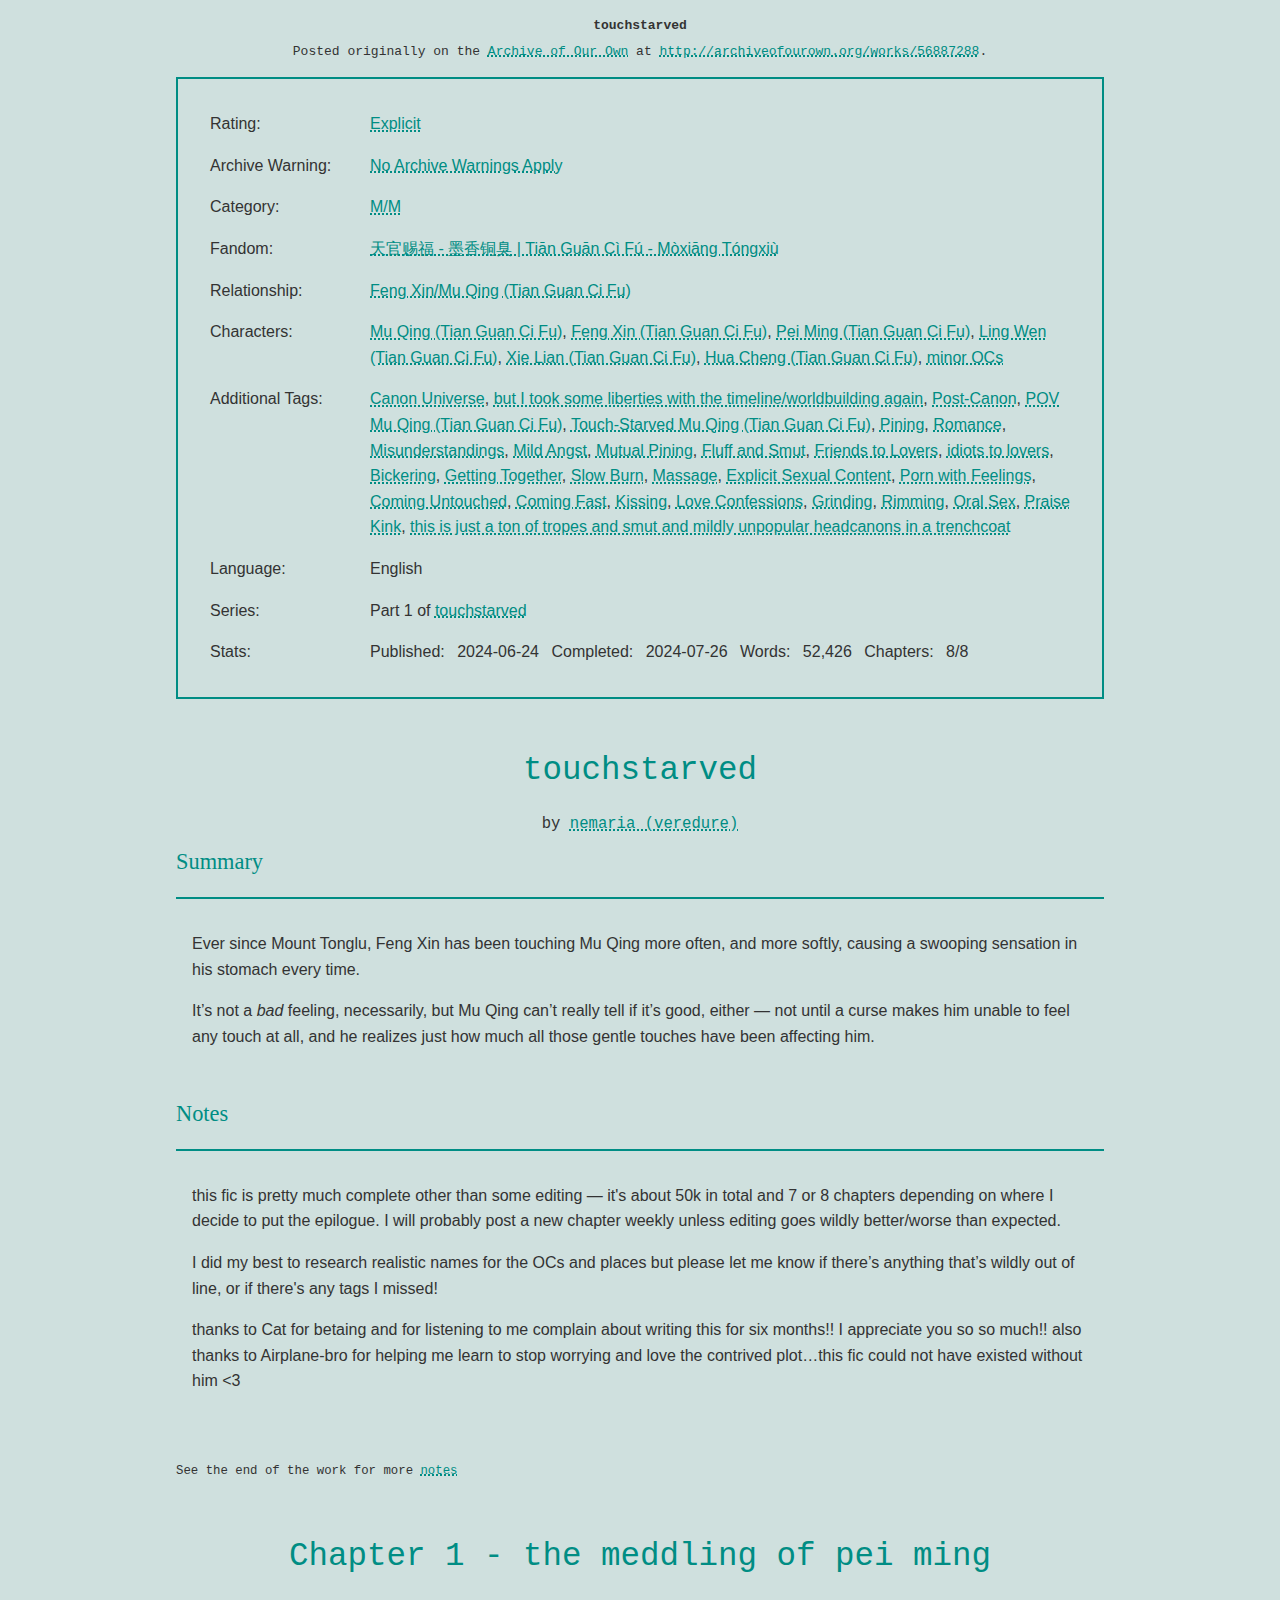
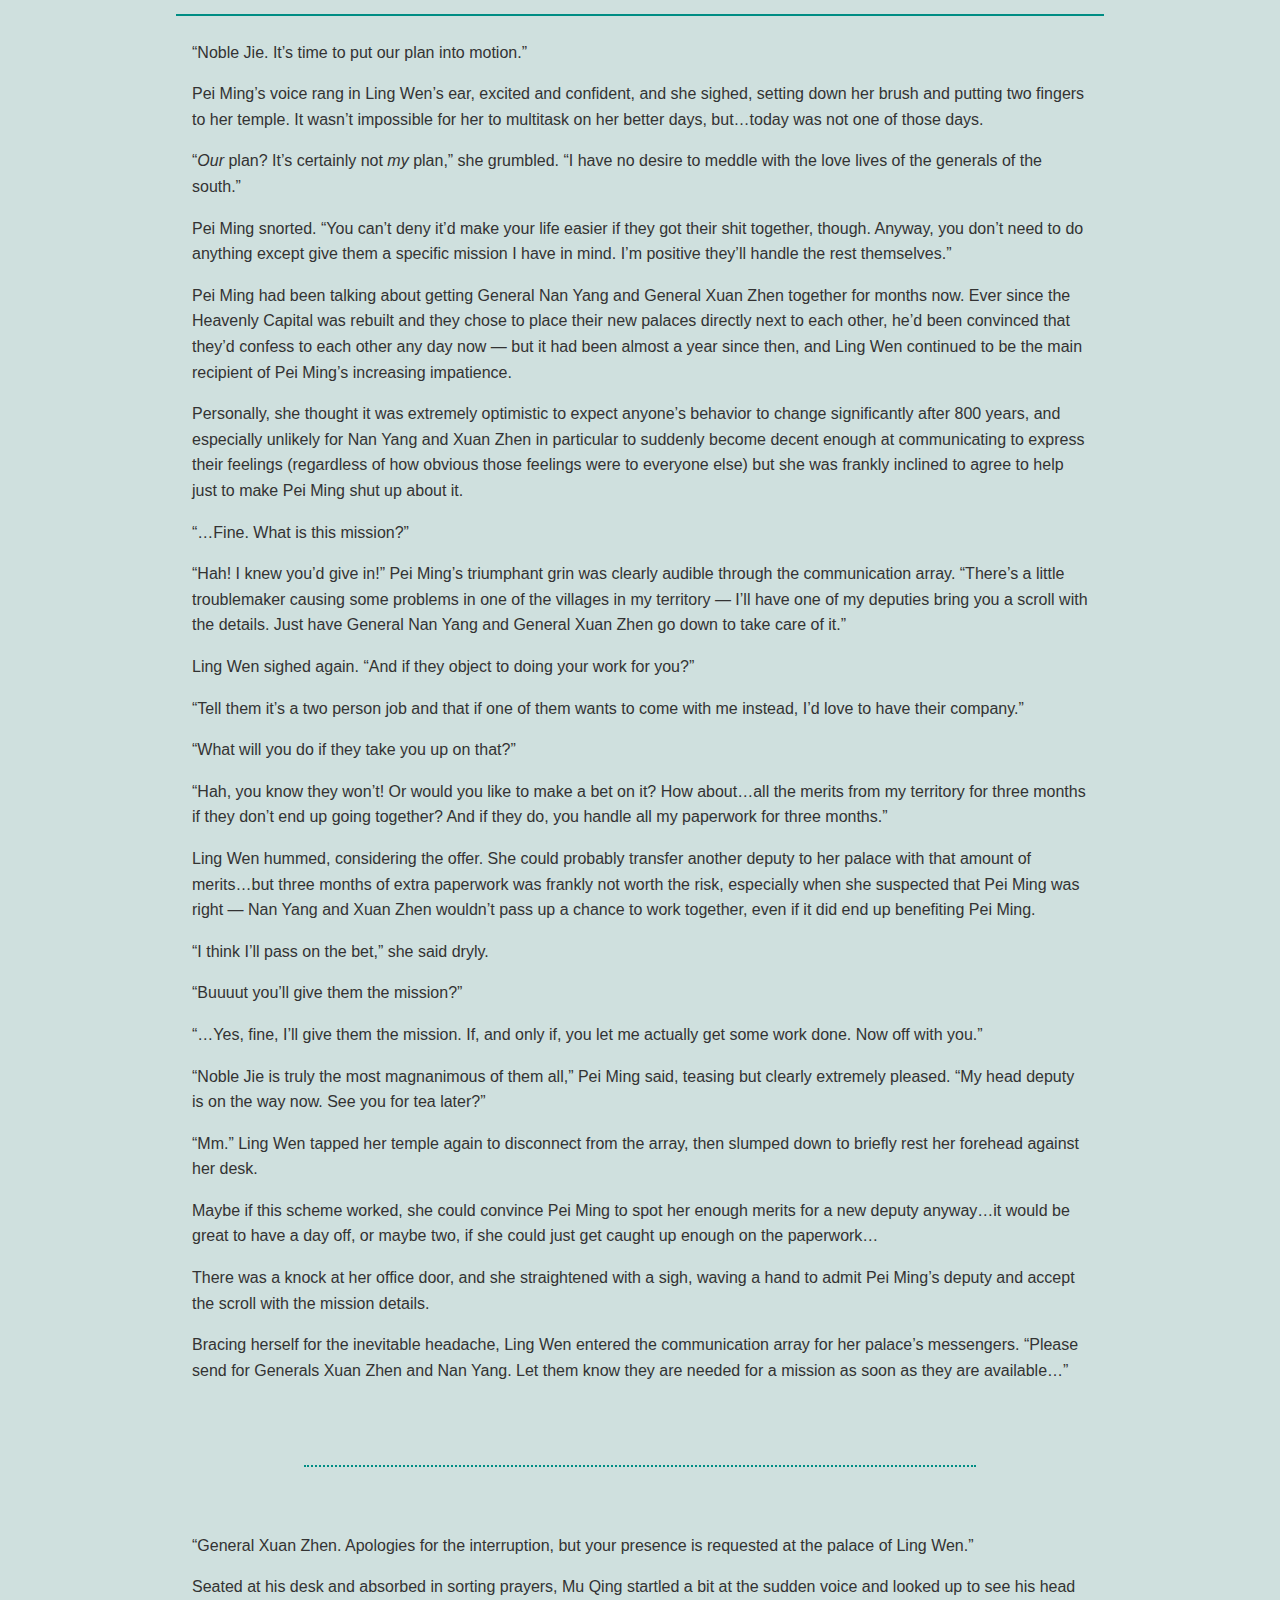
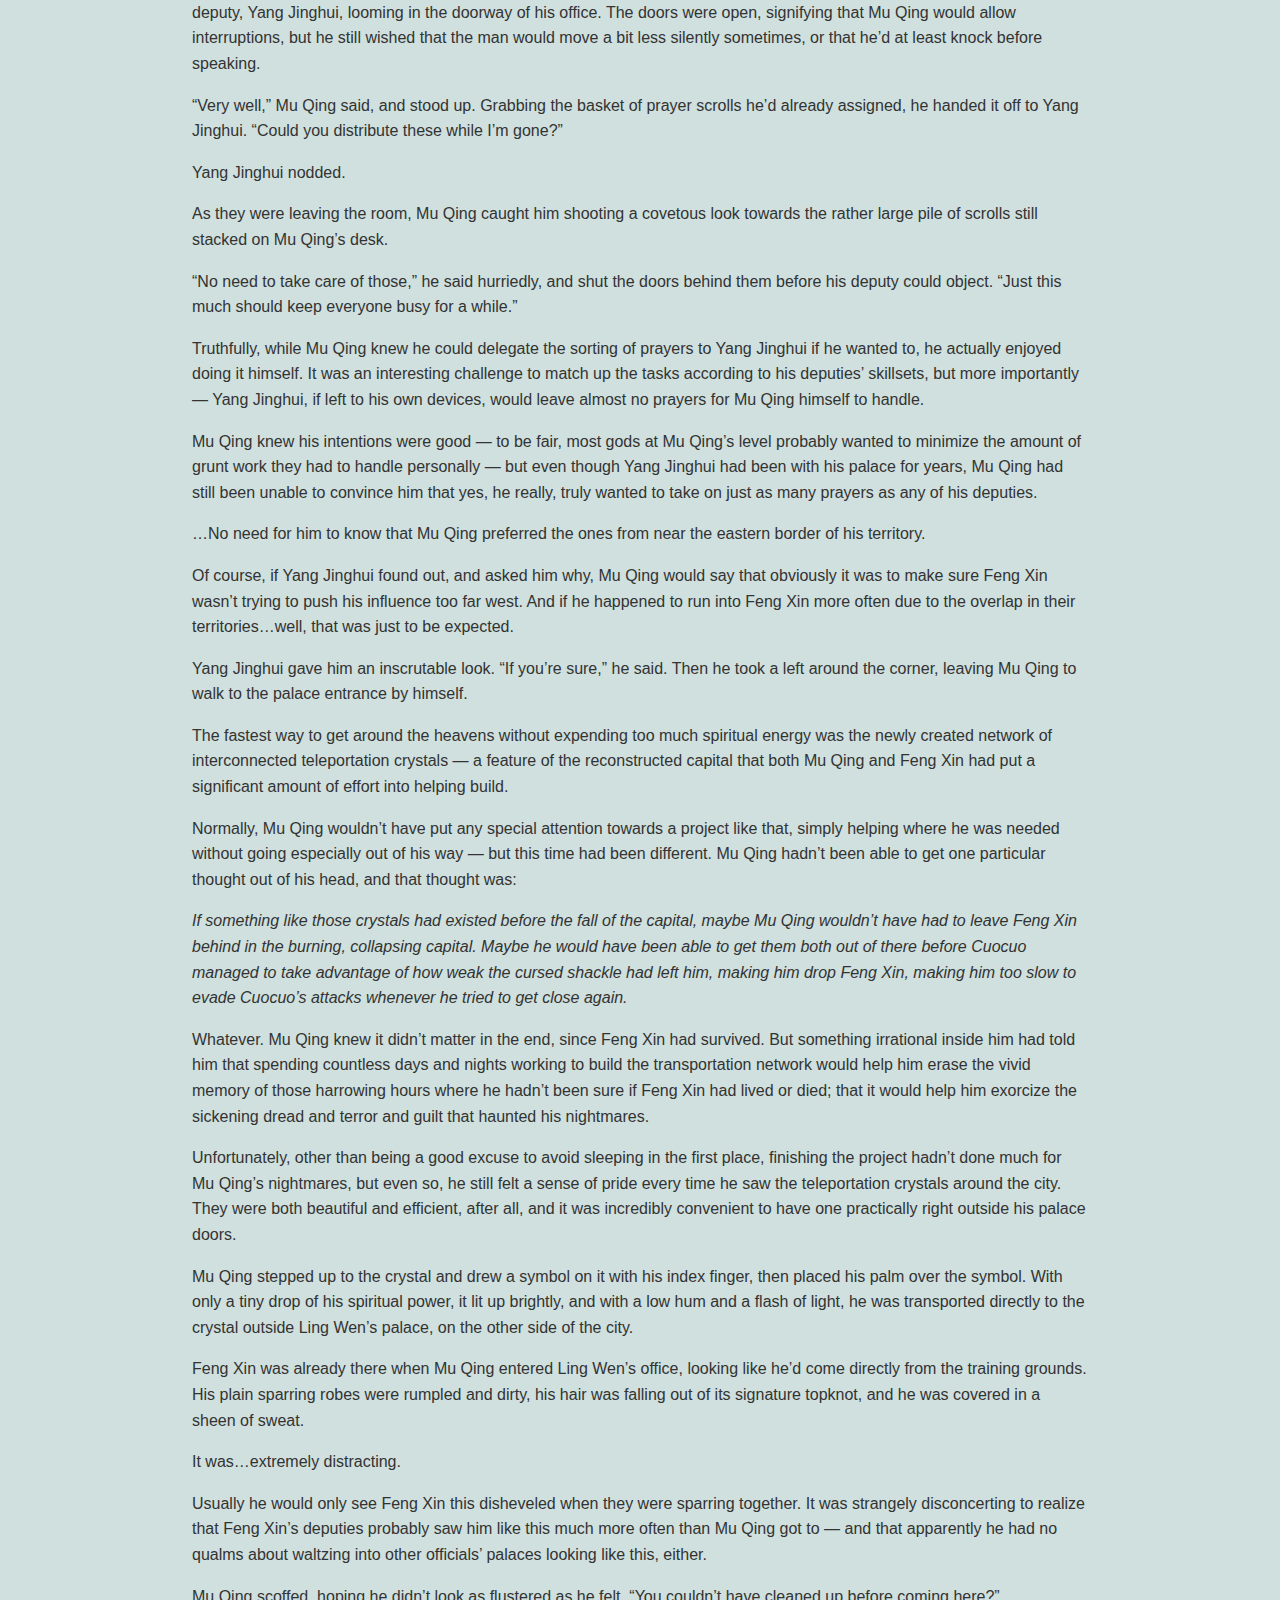
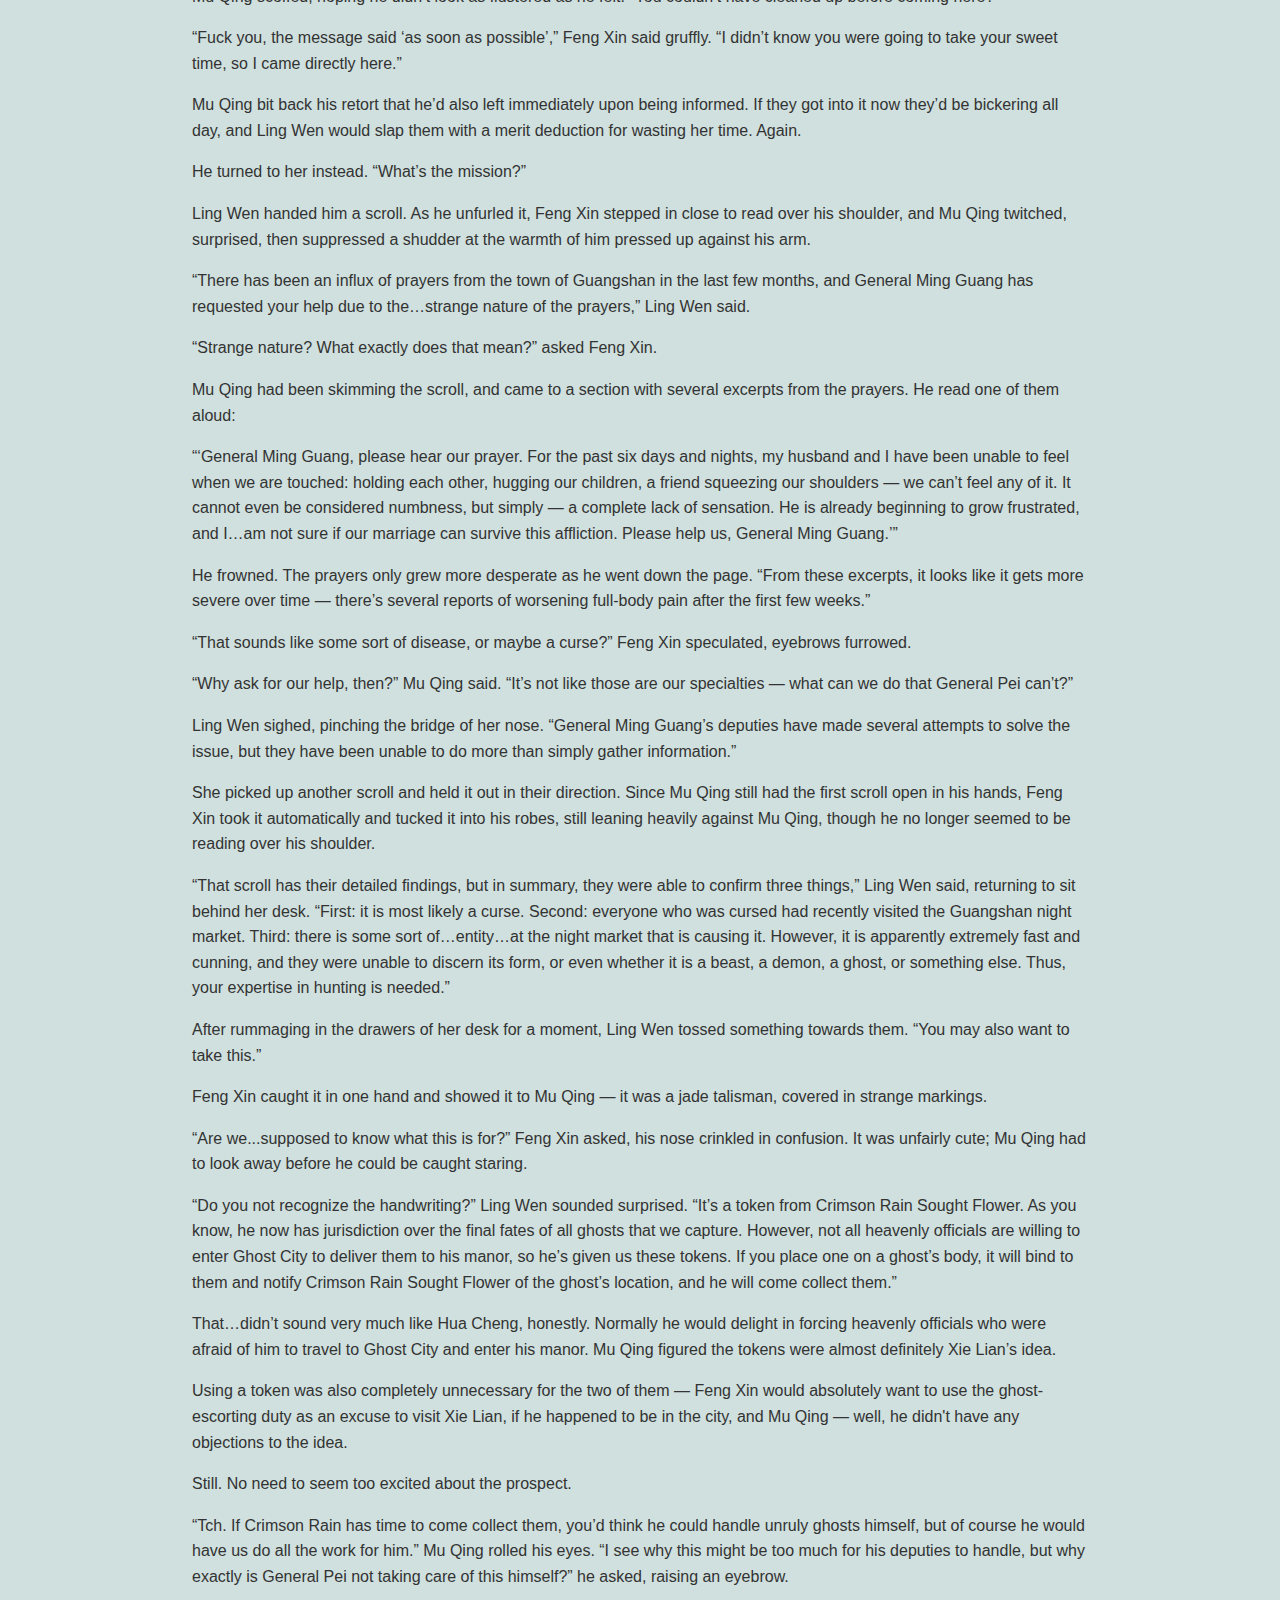
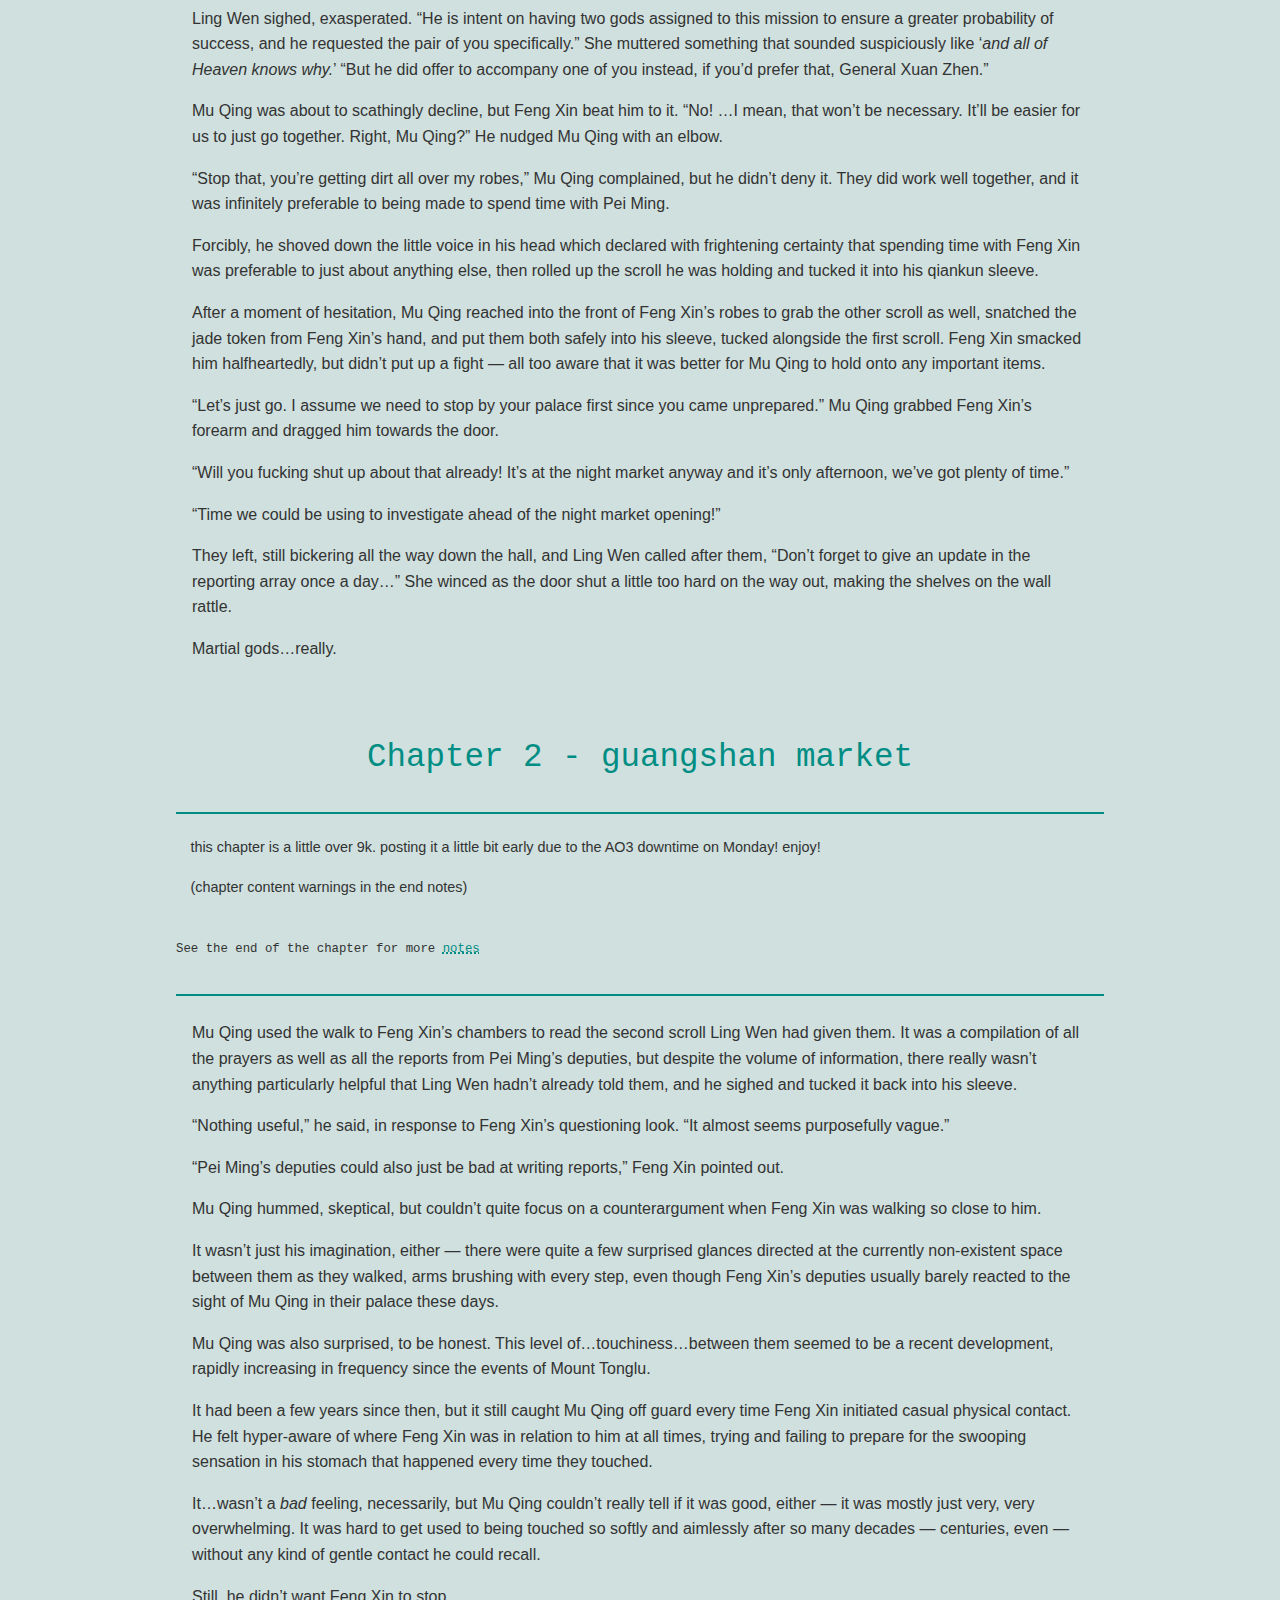
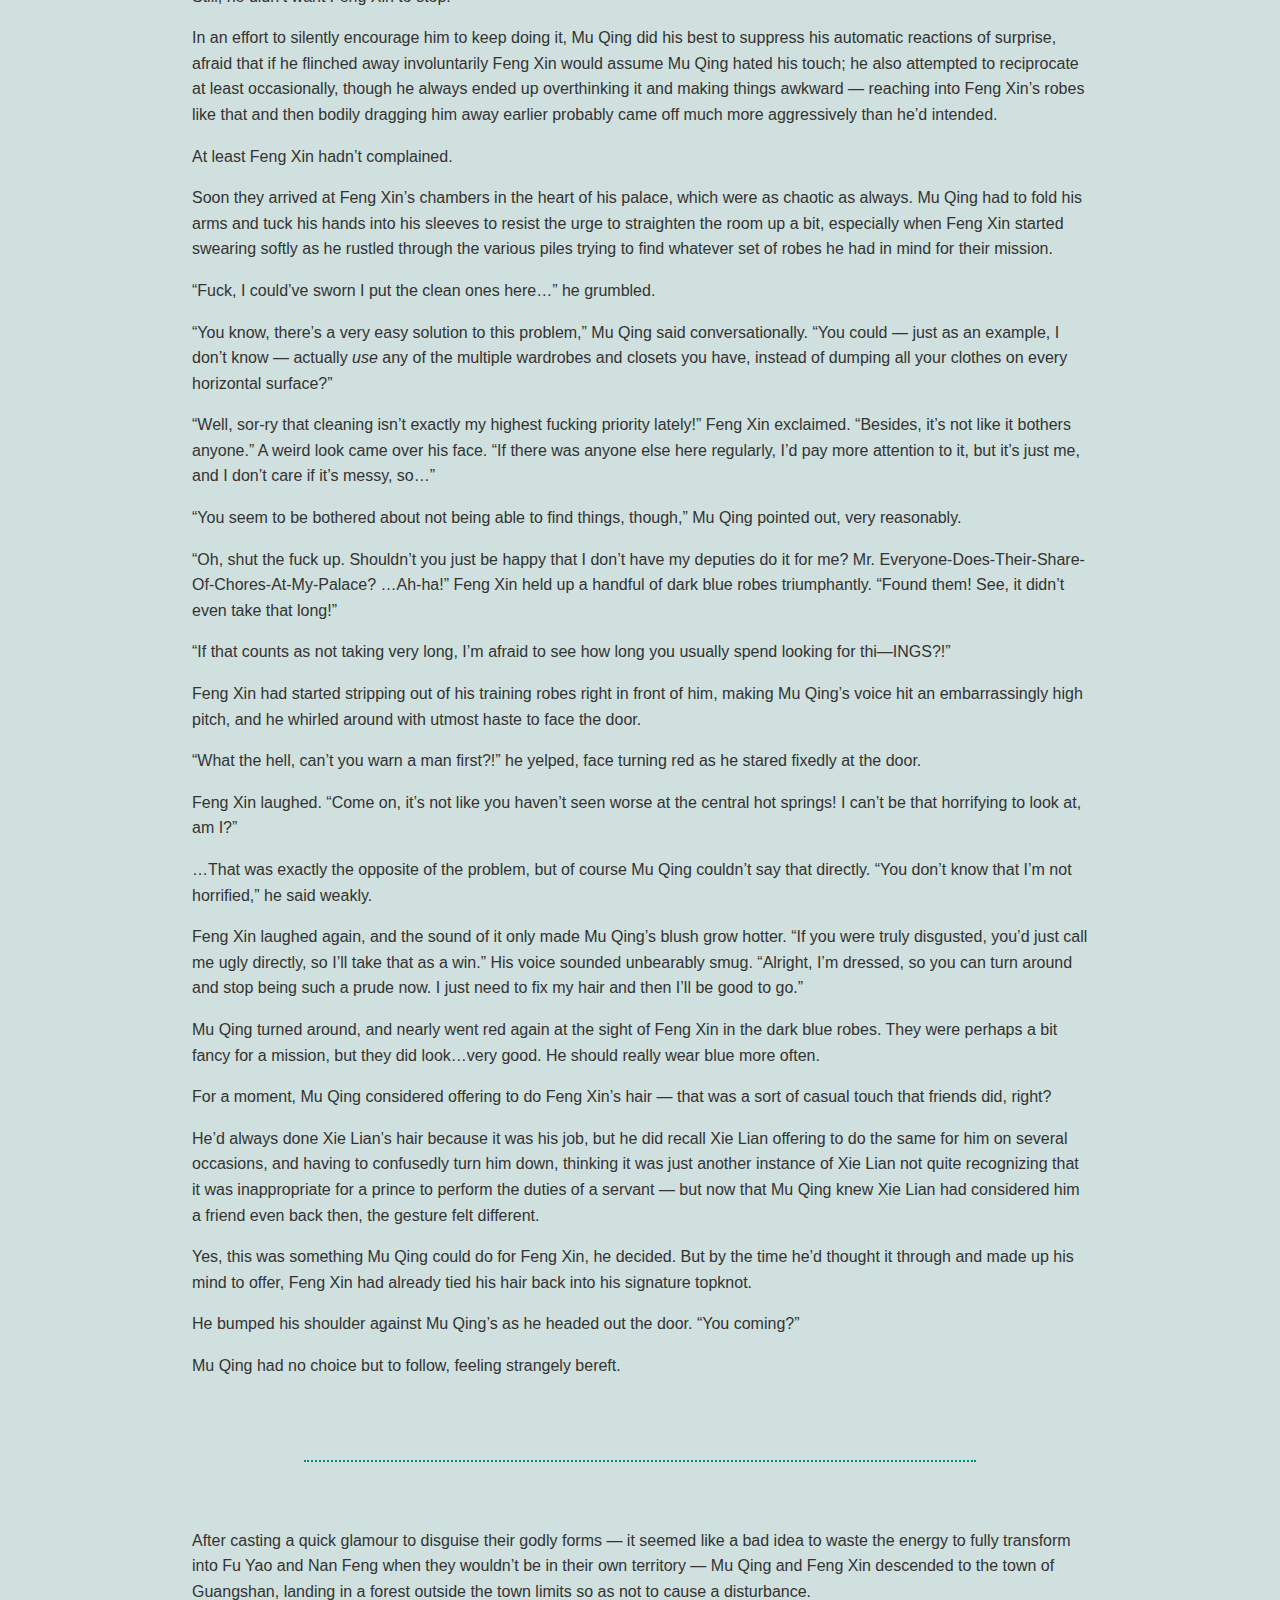
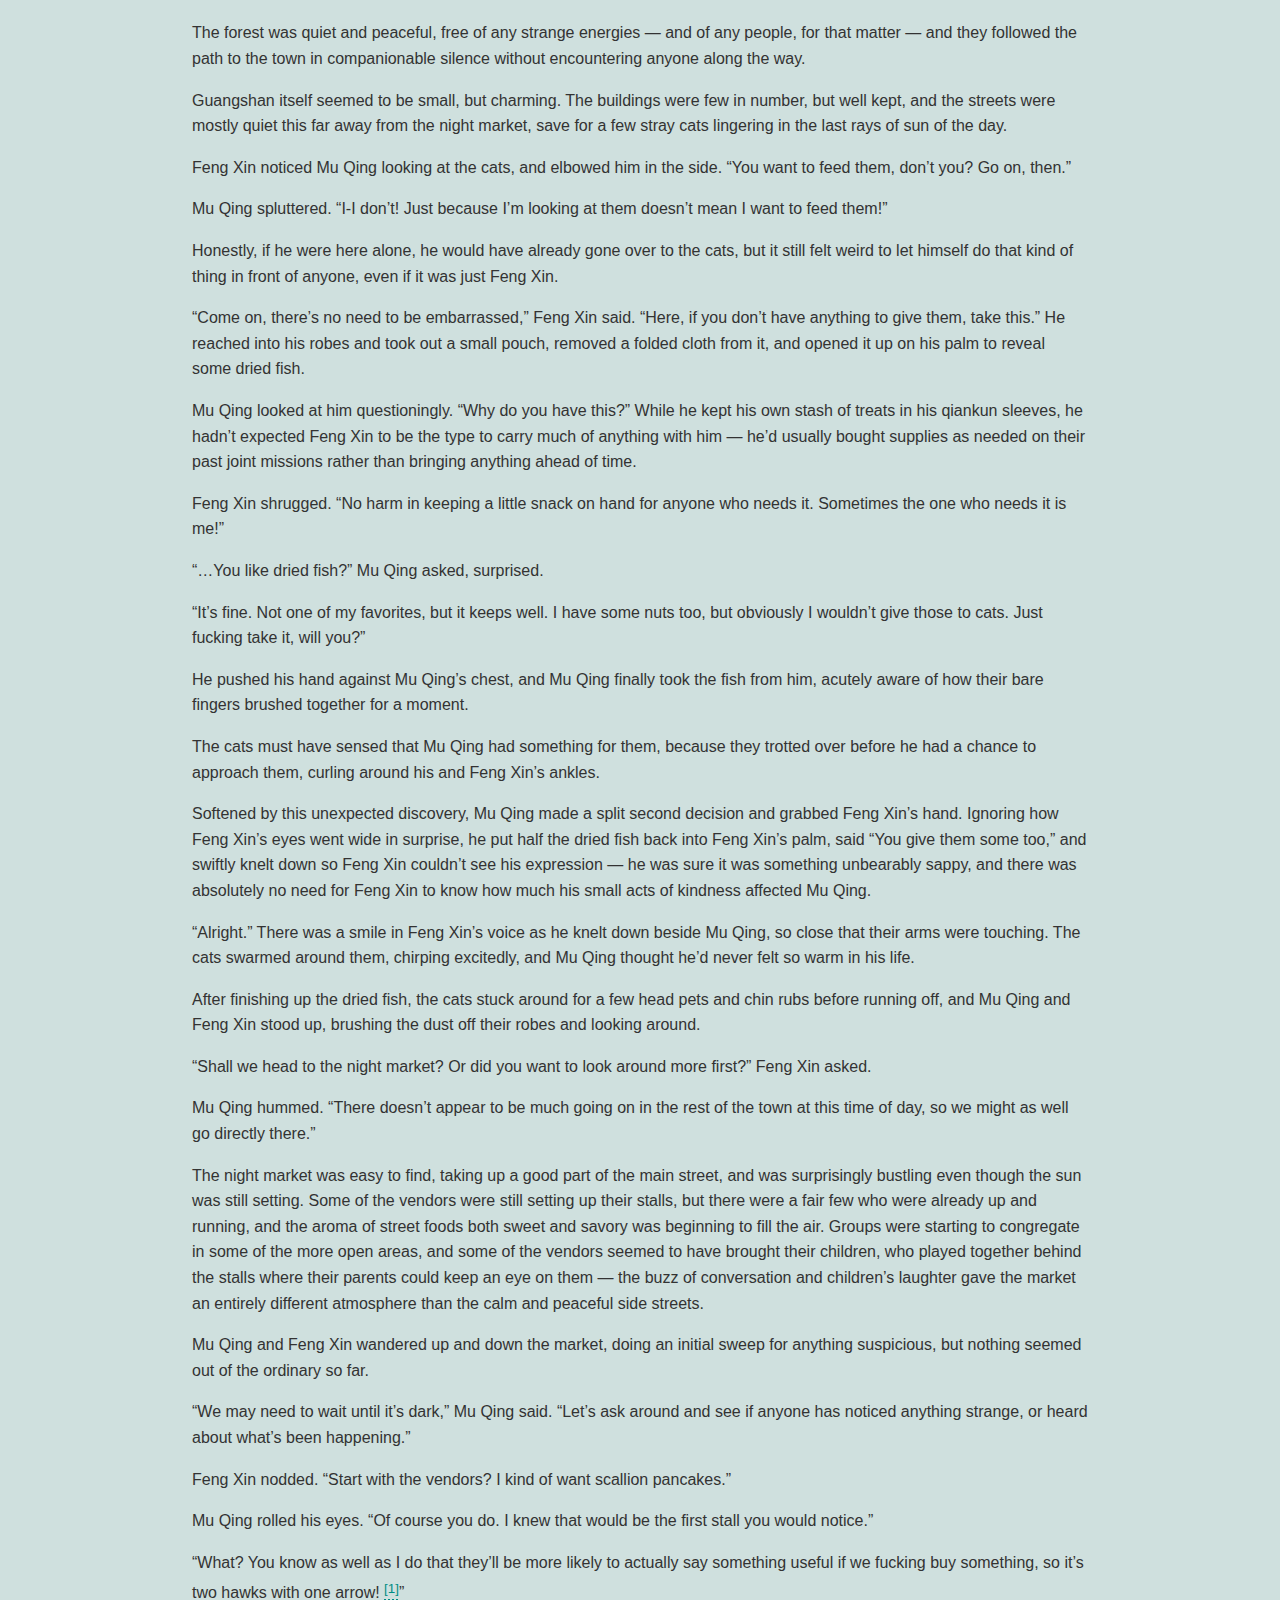
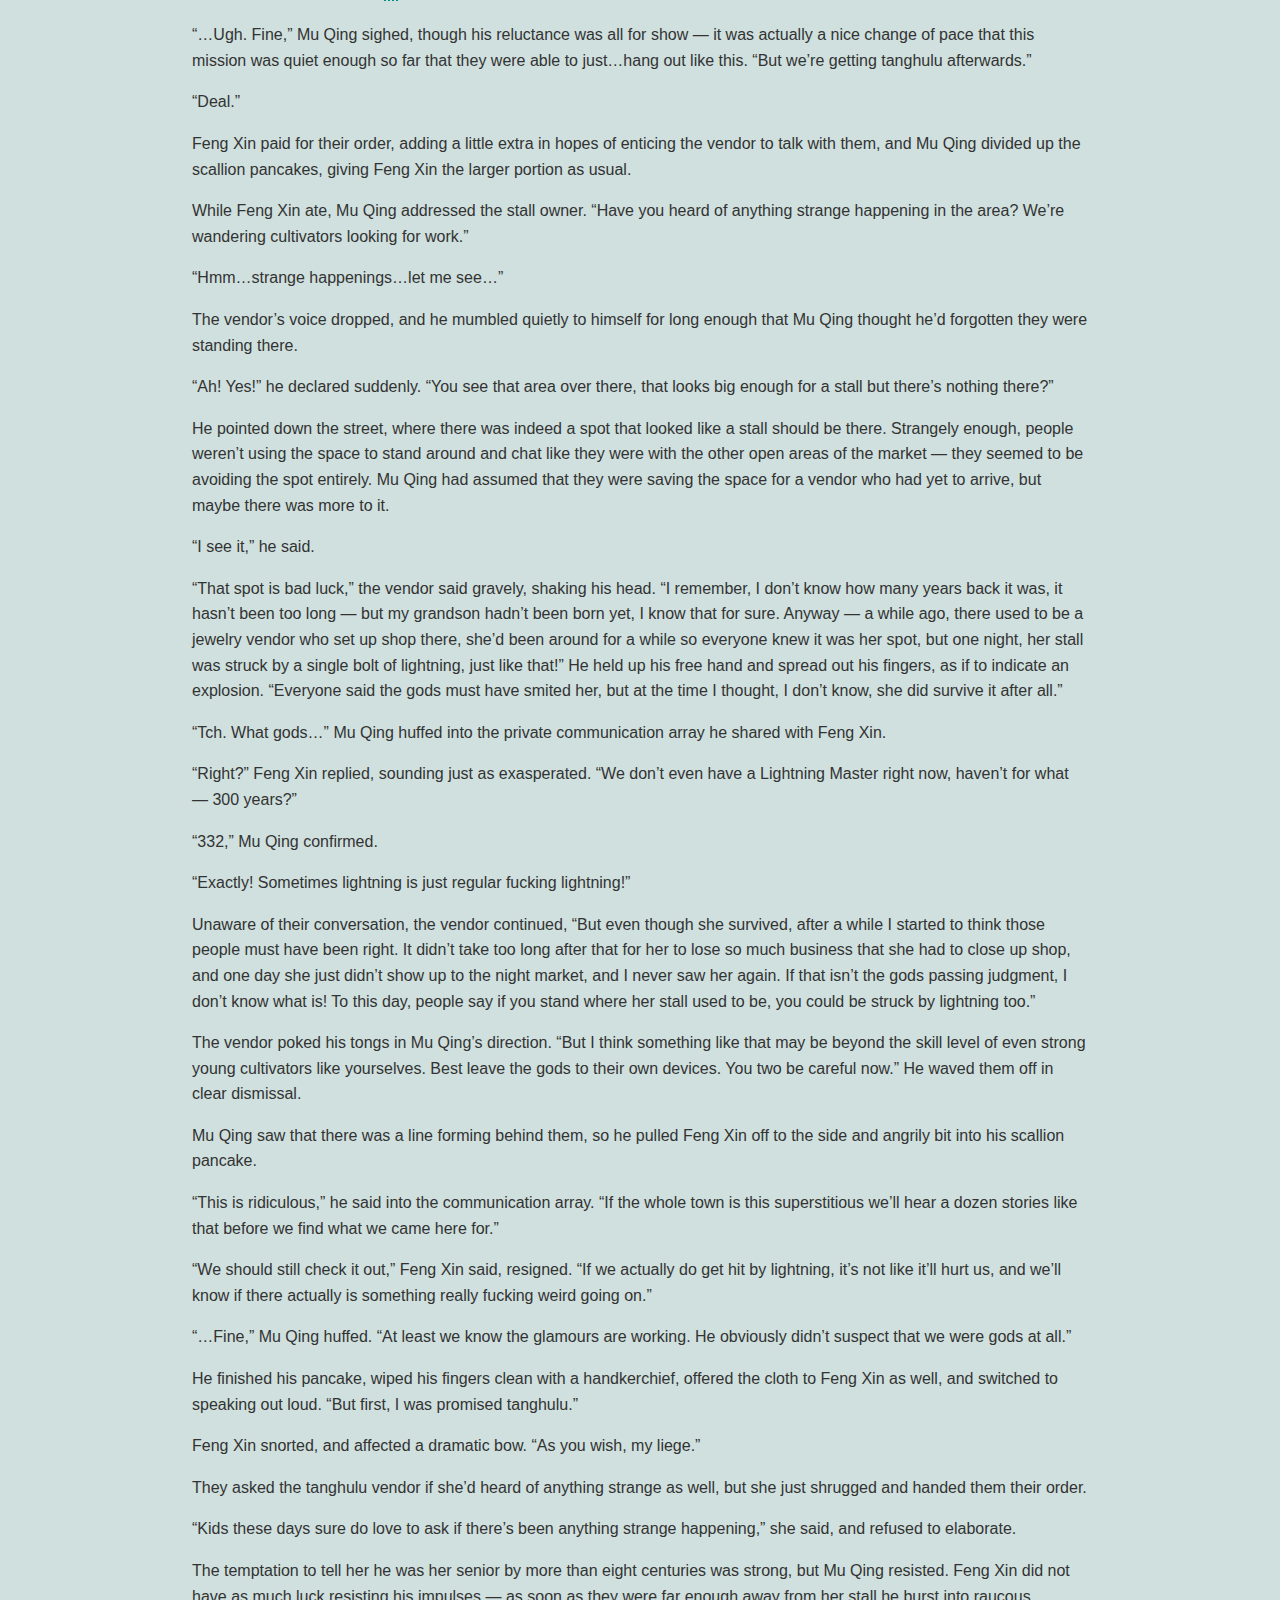
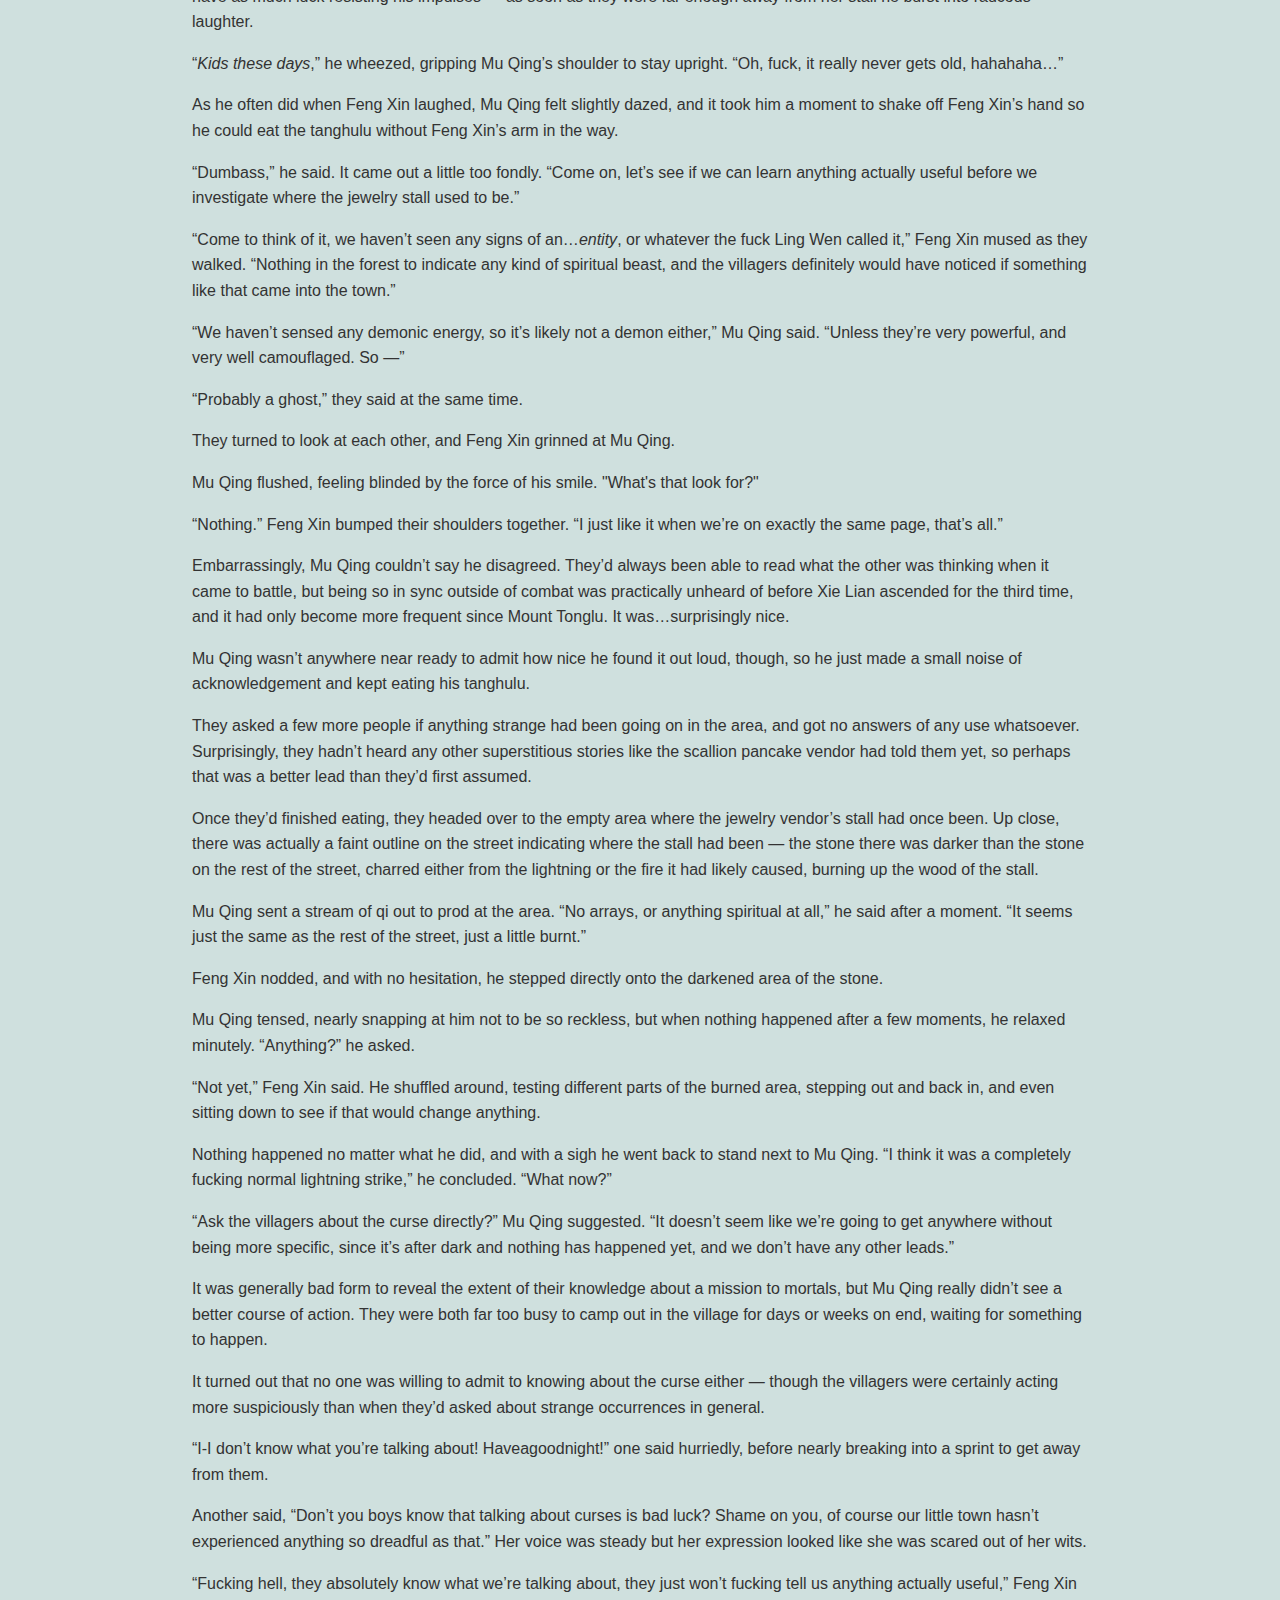
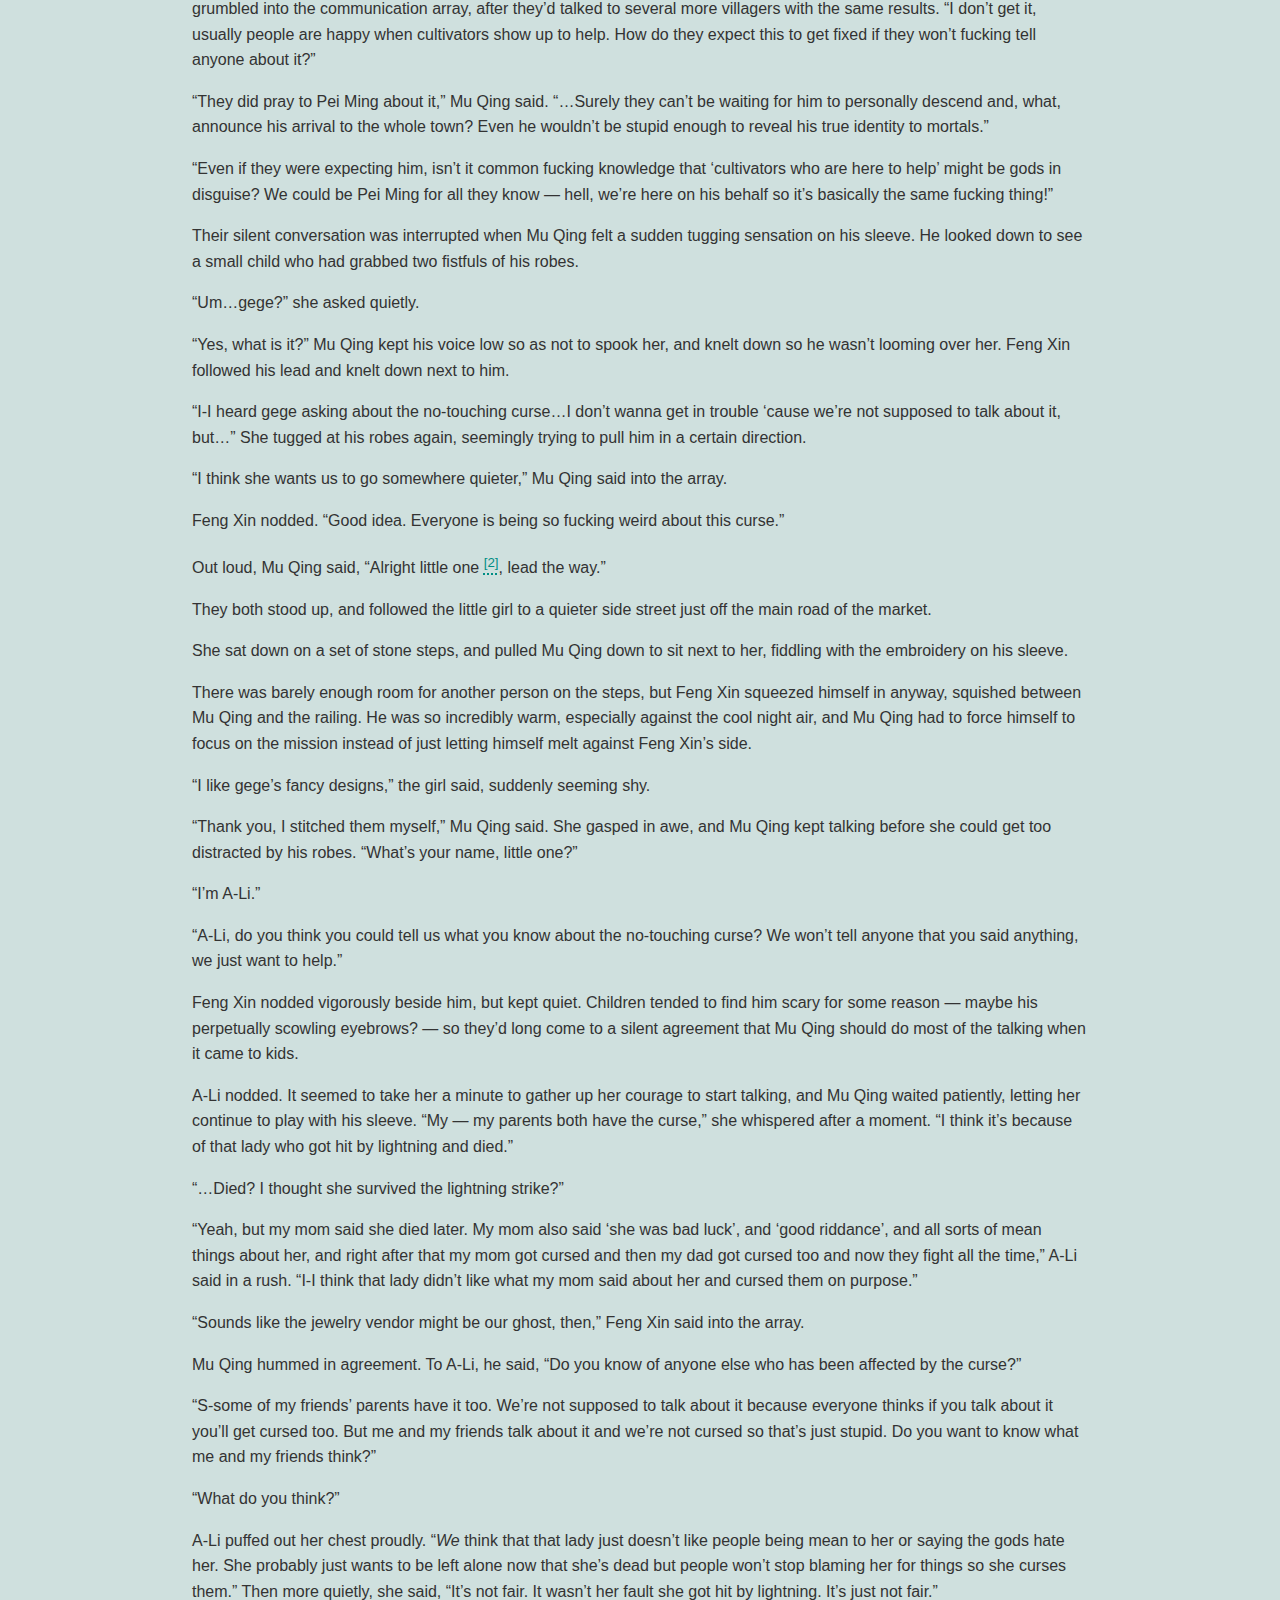
<file: fics/touchstarved.html>
<!DOCTYPE html PUBLIC "-//W3C//DTD XHTML 1.0 Strict//EN" "http://www.w3.org/TR/xhtml1/DTD/xhtml1-strict.dtd">
<html xmlns="http://www.w3.org/1999/xhtml" xml:lang="en" lang="en">
<head>
  <meta charset="utf-8" />
  <meta http-equiv="x-ua-compatible" content="ie=edge" />
  <title>touchstarved - nemaria (veredure) - 天官赐福 - 墨香铜臭 | Tiān Guān Cì Fú - Mòxiāng Tóngxiù</title>

  <link rel="stylesheet" href="ao3-style.css"> <!-- this adds the stylesheet -->
  <meta name="viewport" content="width=device-width, initial-scale=1"> <!-- this allows the stylesheet for mobile/tablets to work -->
</head>
<body>

<div id="preface">
  <h2 class="toc-heading">Preface</h2>

  <p class="message">
    <b>touchstarved</b><br />
    Posted originally on the <a href="http://archiveofourown.org/">Archive of Our Own</a> at <a href="http://archiveofourown.org/works/56887288">http://archiveofourown.org/works/56887288</a>.
  </p>

  <div class="meta">
    <dl class="tags">
          <dt>Rating:</dt>
          <dd><a href="http://archiveofourown.org/tags/Explicit">Explicit</a></dd>
          <dt>Archive Warning:</dt>
          <dd><a href="http://archiveofourown.org/tags/No%20Archive%20Warnings%20Apply">No Archive Warnings Apply</a></dd>
          <dt>Category:</dt>
          <dd><a href="http://archiveofourown.org/tags/M*s*M">M/M</a></dd>
          <dt>Fandom:</dt>
          <dd><a href="http://archiveofourown.org/tags/%E5%A4%A9%E5%AE%98%E8%B5%90%E7%A6%8F%20-%20%E5%A2%A8%E9%A6%99%E9%93%9C%E8%87%AD%20%7C%20Ti%C4%81n%20Gu%C4%81n%20C%C3%AC%20F%C3%BA%20-%20M%C3%B2xi%C4%81ng%20T%C3%B3ngxi%C3%B9">天官赐福 - 墨香铜臭 | Tiān Guān Cì Fú - Mòxiāng Tóngxiù</a></dd>
          <dt>Relationship:</dt>
          <dd><a href="http://archiveofourown.org/tags/Feng%20Xin*s*Mu%20Qing%20(Tian%20Guan%20Ci%20Fu)">Feng Xin/Mu Qing (Tian Guan Ci Fu)</a></dd>
          <dt>Characters:</dt>
          <dd><a href="http://archiveofourown.org/tags/Mu%20Qing%20(Tian%20Guan%20Ci%20Fu)">Mu Qing (Tian Guan Ci Fu)</a>, <a href="http://archiveofourown.org/tags/Feng%20Xin%20(Tian%20Guan%20Ci%20Fu)">Feng Xin (Tian Guan Ci Fu)</a>, <a href="http://archiveofourown.org/tags/Pei%20Ming%20(Tian%20Guan%20Ci%20Fu)">Pei Ming (Tian Guan Ci Fu)</a>, <a href="http://archiveofourown.org/tags/Ling%20Wen%20(Tian%20Guan%20Ci%20Fu)">Ling Wen (Tian Guan Ci Fu)</a>, <a href="http://archiveofourown.org/tags/Xie%20Lian%20(Tian%20Guan%20Ci%20Fu)">Xie Lian (Tian Guan Ci Fu)</a>, <a href="http://archiveofourown.org/tags/Hua%20Cheng%20(Tian%20Guan%20Ci%20Fu)">Hua Cheng (Tian Guan Ci Fu)</a>, <a href="http://archiveofourown.org/tags/minor%20OCs">minor OCs</a></dd>
          <dt>Additional Tags:</dt>
          <dd><a href="http://archiveofourown.org/tags/Canon%20Universe">Canon Universe</a>, <a href="http://archiveofourown.org/tags/but%20I%20took%20some%20liberties%20with%20the%20timeline*s*worldbuilding%20again">but I took some liberties with the timeline/worldbuilding again</a>, <a href="http://archiveofourown.org/tags/Post-Canon">Post-Canon</a>, <a href="http://archiveofourown.org/tags/POV%20Mu%20Qing%20(Tian%20Guan%20Ci%20Fu)">POV Mu Qing (Tian Guan Ci Fu)</a>, <a href="http://archiveofourown.org/tags/Touch-Starved%20Mu%20Qing%20(Tian%20Guan%20Ci%20Fu)">Touch-Starved Mu Qing (Tian Guan Ci Fu)</a>, <a href="http://archiveofourown.org/tags/Pining">Pining</a>, <a href="http://archiveofourown.org/tags/Romance">Romance</a>, <a href="http://archiveofourown.org/tags/Misunderstandings">Misunderstandings</a>, <a href="http://archiveofourown.org/tags/Mild%20Angst">Mild Angst</a>, <a href="http://archiveofourown.org/tags/Mutual%20Pining">Mutual Pining</a>, <a href="http://archiveofourown.org/tags/Fluff%20and%20Smut">Fluff and Smut</a>, <a href="http://archiveofourown.org/tags/Friends%20to%20Lovers">Friends to Lovers</a>, <a href="http://archiveofourown.org/tags/idiots%20to%20lovers">idiots to lovers</a>, <a href="http://archiveofourown.org/tags/Bickering">Bickering</a>, <a href="http://archiveofourown.org/tags/Getting%20Together">Getting Together</a>, <a href="http://archiveofourown.org/tags/Slow%20Burn">Slow Burn</a>, <a href="http://archiveofourown.org/tags/Massage">Massage</a>, <a href="http://archiveofourown.org/tags/Explicit%20Sexual%20Content">Explicit Sexual Content</a>, <a href="http://archiveofourown.org/tags/Porn%20with%20Feelings">Porn with Feelings</a>, <a href="http://archiveofourown.org/tags/Coming%20Untouched">Coming Untouched</a>, <a href="http://archiveofourown.org/tags/Coming%20Fast">Coming Fast</a>, <a href="http://archiveofourown.org/tags/Kissing">Kissing</a>, <a href="http://archiveofourown.org/tags/Love%20Confessions">Love Confessions</a>, <a href="http://archiveofourown.org/tags/Grinding">Grinding</a>, <a href="http://archiveofourown.org/tags/Rimming">Rimming</a>, <a href="http://archiveofourown.org/tags/Oral%20Sex">Oral Sex</a>, <a href="http://archiveofourown.org/tags/Praise%20Kink">Praise Kink</a>, <a href="http://archiveofourown.org/tags/this%20is%20just%20a%20ton%20of%20tropes%20and%20smut%20and%20mildly%20unpopular%20headcanons%20in%20a%20trenchcoat">this is just a ton of tropes and smut and mildly unpopular headcanons in a trenchcoat</a></dd>

        <dt>Language:</dt>
        <dd>English</dd>

        <dt>Series:</dt>
        <dd>Part 1 of
<a href="http://archiveofourown.org/series/4259938">touchstarved</a></dd>
      <dt>Stats:</dt>
      <dd>
        Published: 2024-06-24
          Completed: 2024-07-26
        Words: 52,426
        Chapters: 8/8
      </dd>
    </dl>
    <h1>touchstarved</h1>
    <div class="byline">by <a rel="author" href="http://archiveofourown.org/users/veredure/pseuds/nemaria">nemaria (veredure)</a></div>
      <p>Summary</p>
      <blockquote class="userstuff"><p>Ever since Mount Tonglu, Feng Xin has been touching Mu Qing more often, and more softly, causing a swooping sensation in his stomach every time.</p><p>It’s not a <i>bad</i> feeling, necessarily, but Mu Qing can’t really tell if it’s good, either — not until a curse makes him unable to feel any touch at all, and he realizes just how much all those gentle touches have been affecting him.</p></blockquote>

      <p>Notes</p>
        <blockquote class="userstuff"><p>this fic is pretty much complete other than some editing — it's about 50k in total and 7 or 8 chapters depending on where I decide to put the epilogue. I will probably post a new chapter weekly unless editing goes wildly better/worse than expected.</p><p>I did my best to research realistic names for the OCs and places but please let me know if there’s anything that’s wildly out of line, or if there's any tags I missed!</p><p>thanks to Cat for betaing and for listening to me complain about writing this for six months!! I appreciate you so so much!! also thanks to Airplane-bro for helping me learn to stop worrying and love the contrived plot…this fic could not have existed without him &lt;3</p></blockquote>
        <div class="endnote-link">
          See the end of the work for more <a href="#endnotes">notes</a>
        </div>


  </div>
</div>


<div id="chapters" class="userstuff">
      
<div class="meta group">
  <h2 class="heading">Chapter 1 - the meddling of pei ming</h2>


</div>

<!--chapter content-->
<div class="userstuff">
  <p>“Noble Jie. It’s time to put our plan into motion.”</p><p>Pei Ming’s voice rang in Ling Wen’s ear, excited and confident, and she sighed, setting down her brush and putting two fingers to her temple. It wasn’t impossible for her to multitask on her better days, but…today was not one of those days.</p><p>“<em>Our</em> plan? It’s certainly not <em>my</em> plan,” she grumbled. “I have no desire to meddle with the love lives of the generals of the south.”</p><p>Pei Ming snorted. “You can’t deny it’d make your life easier if they got their shit together, though. Anyway, you don’t need to do anything except give them a specific mission I have in mind. I’m positive they’ll handle the rest themselves.”</p><p>Pei Ming had been talking about getting General Nan Yang and General Xuan Zhen together for months now. Ever since the Heavenly Capital was rebuilt and they chose to place their new palaces directly next to each other, he’d been convinced that they’d confess to each other any day now — but it had been almost a year since then, and Ling Wen continued to be the main recipient of Pei Ming’s increasing impatience.</p><p>Personally, she thought it was extremely optimistic to expect anyone’s behavior to change significantly after 800 years, and especially unlikely for Nan Yang and Xuan Zhen in particular to suddenly become decent enough at communicating to express their feelings (regardless of how obvious those feelings were to everyone else) but she was frankly inclined to agree to help just to make Pei Ming shut up about it.</p><p>“…Fine. What is this mission?”</p><p>“Hah! I knew you’d give in!” Pei Ming’s triumphant grin was clearly audible through the communication array. “There’s a little troublemaker causing some problems in one of the villages in my territory — I’ll have one of my deputies bring you a scroll with the details. Just have General Nan Yang and General Xuan Zhen go down to take care of it.”</p><p>Ling Wen sighed again. “And if they object to doing your work for you?”</p><p>“Tell them it’s a two person job and that if one of them wants to come with me instead, I’d love to have their company.”</p><p>“What will you do if they take you up on that?”</p><p>“Hah, you know they won’t! Or would you like to make a bet on it? How about…all the merits from my territory for three months if they don’t end up going together? And if they do, you handle all my paperwork for three months.”</p><p>Ling Wen hummed, considering the offer. She could probably transfer another deputy to her palace with that amount of merits…but three months of extra paperwork was frankly not worth the risk, especially when she suspected that Pei Ming was right — Nan Yang and Xuan Zhen wouldn’t pass up a chance to work together, even if it did end up benefiting Pei Ming.</p><p>“I think I’ll pass on the bet,” she said dryly.</p><p>“Buuuut you’ll give them the mission?”</p><p>“…Yes, fine, I’ll give them the mission. If, and only if, you let me actually get some work done. Now off with you.”</p><p>“Noble Jie is truly the most magnanimous of them all,” Pei Ming said, teasing but clearly extremely pleased. “My head deputy is on the way now. See you for tea later?”</p><p>“Mm.” Ling Wen tapped her temple again to disconnect from the array, then slumped down to briefly rest her forehead against her desk.</p><p>Maybe if this scheme worked, she could convince Pei Ming to spot her enough merits for a new deputy anyway…it would be great to have a day off, or maybe two, if she could just get caught up enough on the paperwork…</p><p>There was a knock at her office door, and she straightened with a sigh, waving a hand to admit Pei Ming’s deputy and accept the scroll with the mission details.</p><p>Bracing herself for the inevitable headache, Ling Wen entered the communication array for her palace’s messengers. “Please send for Generals Xuan Zhen and Nan Yang. Let them know they are needed for a mission as soon as they are available…”</p><p><br />
</p><hr /><p><br />
</p><p>“General Xuan Zhen. Apologies for the interruption, but your presence is requested at the palace of Ling Wen.”</p><p>Seated at his desk and absorbed in sorting prayers, Mu Qing startled a bit at the sudden voice and looked up to see his head deputy, Yang Jinghui, looming in the doorway of his office. The doors were open, signifying that Mu Qing would allow interruptions, but he still wished that the man would move a bit less silently sometimes, or that he’d at least knock before speaking.</p><p>“Very well,” Mu Qing said, and stood up. Grabbing the basket of prayer scrolls he’d already assigned, he handed it off to Yang Jinghui. “Could you distribute these while I’m gone?”</p><p>Yang Jinghui nodded.</p><p>As they were leaving the room, Mu Qing caught him shooting a covetous look towards the rather large pile of scrolls still stacked on Mu Qing’s desk.</p><p>“No need to take care of those,” he said hurriedly, and shut the doors behind them before his deputy could object. “Just this much should keep everyone busy for a while.”</p><p>Truthfully, while Mu Qing knew he could delegate the sorting of prayers to Yang Jinghui if he wanted to, he actually enjoyed doing it himself. It was an interesting challenge to match up the tasks according to his deputies’ skillsets, but more importantly — Yang Jinghui, if left to his own devices, would leave almost no prayers for Mu Qing himself to handle.</p><p>Mu Qing knew his intentions were good — to be fair, most gods at Mu Qing’s level probably wanted to minimize the amount of grunt work they had to handle personally — but even though Yang Jinghui had been with his palace for years, Mu Qing had still been unable to convince him that yes, he really, truly wanted to take on just as many prayers as any of his deputies.</p><p>…No need for him to know that Mu Qing preferred the ones from near the eastern border of his territory.</p><p>Of course, if Yang Jinghui found out, and asked him why, Mu Qing would say that obviously it was to make sure Feng Xin wasn’t trying to push his influence too far west. And if he happened to run into Feng Xin more often due to the overlap in their territories…well, that was just to be expected.</p><p>Yang Jinghui gave him an inscrutable look. “If you’re sure,” he said. Then he took a left around the corner, leaving Mu Qing to walk to the palace entrance by himself.</p><p>The fastest way to get around the heavens without expending too much spiritual energy was the newly created network of interconnected teleportation crystals — a feature of the reconstructed capital that both Mu Qing and Feng Xin had put a significant amount of effort into helping build.</p><p>Normally, Mu Qing wouldn’t have put any special attention towards a project like that, simply helping where he was needed without going especially out of his way — but this time had been different. Mu Qing hadn’t been able to get one particular thought out of his head, and that thought was:</p><p>
  <em>If something like those crystals had existed before the fall of the capital, maybe Mu Qing wouldn’t have had to leave Feng Xin behind in the burning, collapsing capital. Maybe he would have been able to get them both out of there before Cuocuo managed to take advantage of how weak the cursed shackle had left him, making him drop Feng Xin, making him too slow to evade Cuocuo’s attacks whenever he tried to get close again.</em>
</p><p>Whatever. Mu Qing knew it didn’t matter in the end, since Feng Xin had survived. But something irrational inside him had told him that spending countless days and nights working to build the transportation network would help him erase the vivid memory of those harrowing hours where he hadn’t been sure if Feng Xin had lived or died; that it would help him exorcize the sickening dread and terror and guilt that haunted his nightmares.</p><p>Unfortunately, other than being a good excuse to avoid sleeping in the first place, finishing the project hadn’t done much for Mu Qing’s nightmares, but even so, he still felt a sense of pride every time he saw the teleportation crystals around the city. They were both beautiful and efficient, after all, and it was incredibly convenient to have one practically right outside his palace doors.</p><p>Mu Qing stepped up to the crystal and drew a symbol on it with his index finger, then placed his palm over the symbol. With only a tiny drop of his spiritual power, it lit up brightly, and with a low hum and a flash of light, he was transported directly to the crystal outside Ling Wen’s palace, on the other side of the city.</p><p>Feng Xin was already there when Mu Qing entered Ling Wen’s office, looking like he’d come directly from the training grounds. His plain sparring robes were rumpled and dirty, his hair was falling out of its signature topknot, and he was covered in a sheen of sweat.</p><p>It was…extremely distracting.</p><p>Usually he would only see Feng Xin this disheveled when they were sparring together. It was strangely disconcerting to realize that Feng Xin’s deputies probably saw him like this much more often than Mu Qing got to — and that apparently he had no qualms about waltzing into other officials’ palaces looking like this, either.</p><p>Mu Qing scoffed, hoping he didn’t look as flustered as he felt. “You couldn’t have cleaned up before coming here?”</p><p>“Fuck you, the message said ‘as soon as possible’,” Feng Xin said gruffly. “I didn’t know you were going to take your sweet time, so I came directly here.”</p><p>Mu Qing bit back his retort that he’d also left immediately upon being informed. If they got into it now they’d be bickering all day, and Ling Wen would slap them with a merit deduction for wasting her time. Again.</p><p>He turned to her instead. “What’s the mission?”</p><p>Ling Wen handed him a scroll. As he unfurled it, Feng Xin stepped in close to read over his shoulder, and Mu Qing twitched, surprised, then suppressed a shudder at the warmth of him pressed up against his arm.</p><p>“There has been an influx of prayers from the town of Guangshan in the last few months, and General Ming Guang has requested your help due to the…strange nature of the prayers,” Ling Wen said.</p><p>“Strange nature? What exactly does that mean?” asked Feng Xin.</p><p>Mu Qing had been skimming the scroll, and came to a section with several excerpts from the prayers. He read one of them aloud:</p><p>“‘General Ming Guang, please hear our prayer. For the past six days and nights, my husband and I have been unable to feel when we are touched: holding each other, hugging our children, a friend squeezing our shoulders — we can’t feel any of it. It cannot even be considered numbness, but simply — a complete lack of sensation. He is already beginning to grow frustrated, and I…am not sure if our marriage can survive this affliction. Please help us, General Ming Guang.’”</p><p>He frowned. The prayers only grew more desperate as he went down the page. “From these excerpts, it looks like it gets more severe over time — there’s several reports of worsening full-body pain after the first few weeks.”</p><p>“That sounds like some sort of disease, or maybe a curse?” Feng Xin speculated, eyebrows furrowed.</p><p>“Why ask for our help, then?” Mu Qing said. “It’s not like those are our specialties — what can we do that General Pei can’t?”</p><p>Ling Wen sighed, pinching the bridge of her nose. “General Ming Guang’s deputies have made several attempts to solve the issue, but they have been unable to do more than simply gather information.”</p><p>She picked up another scroll and held it out in their direction. Since Mu Qing still had the first scroll open in his hands, Feng Xin took it automatically and tucked it into his robes, still leaning heavily against Mu Qing, though he no longer seemed to be reading over his shoulder.</p><p>“That scroll has their detailed findings, but in summary, they were able to confirm three things,” Ling Wen said, returning to sit behind her desk. “First: it is most likely a curse. Second: everyone who was cursed had recently visited the Guangshan night market. Third: there is some sort of…entity…at the night market that is causing it. However, it is apparently extremely fast and cunning, and they were unable to discern its form, or even whether it is a beast, a demon, a ghost, or something else. Thus, your expertise in hunting is needed.”</p><p>After rummaging in the drawers of her desk for a moment, Ling Wen tossed something towards them. “You may also want to take this.”</p><p>Feng Xin caught it in one hand and showed it to Mu Qing — it was a jade talisman, covered in strange markings.</p><p>“Are we...supposed to know what this is for?” Feng Xin asked, his nose crinkled in confusion. It was unfairly cute; Mu Qing had to look away before he could be caught staring.</p><p>“Do you not recognize the handwriting?” Ling Wen sounded surprised. “It’s a token from Crimson Rain Sought Flower. As you know, he now has jurisdiction over the final fates of all ghosts that we capture. However, not all heavenly officials are willing to enter Ghost City to deliver them to his manor, so he’s given us these tokens. If you place one on a ghost’s body, it will bind to them and notify Crimson Rain Sought Flower of the ghost’s location, and he will come collect them.”</p><p>That…didn’t sound very much like Hua Cheng, honestly. Normally he would delight in forcing heavenly officials who were afraid of him to travel to Ghost City and enter his manor. Mu Qing figured the tokens were almost definitely Xie Lian’s idea.</p><p>Using a token was also completely unnecessary for the two of them — Feng Xin would absolutely want to use the ghost-escorting duty as an excuse to visit Xie Lian, if he happened to be in the city, and Mu Qing — well, he didn't have any objections to the idea.</p><p>Still. No need to seem too excited about the prospect.</p><p>“Tch. If Crimson Rain has time to come collect them, you’d think he could handle unruly ghosts himself, but of course he would have us do all the work for him.” Mu Qing rolled his eyes. “I see why this might be too much for his deputies to handle, but why exactly is General Pei not taking care of this himself?” he asked, raising an eyebrow.</p><p>Ling Wen sighed, exasperated. “He is intent on having two gods assigned to this mission to ensure a greater probability of success, and he requested the pair of you specifically.” She muttered something that sounded suspiciously like ‘<em>and all of Heaven knows why.</em>’ “But he did offer to accompany one of you instead, if you’d prefer that, General Xuan Zhen.”</p><p>Mu Qing was about to scathingly decline, but Feng Xin beat him to it. “No! …I mean, that won’t be necessary. It’ll be easier for us to just go together. Right, Mu Qing?” He nudged Mu Qing with an elbow.</p><p>“Stop that, you’re getting dirt all over my robes,” Mu Qing complained, but he didn’t deny it. They did work well together, and it was infinitely preferable to being made to spend time with Pei Ming.</p><p>Forcibly, he shoved down the little voice in his head which declared with frightening certainty that spending time with Feng Xin was preferable to just about anything else, then rolled up the scroll he was holding and tucked it into his qiankun sleeve.</p><p>After a moment of hesitation, Mu Qing reached into the front of Feng Xin’s robes to grab the other scroll as well, snatched the jade token from Feng Xin’s hand, and put them both safely into his sleeve, tucked alongside the first scroll. Feng Xin smacked him halfheartedly, but didn’t put up a fight — all too aware that it was better for Mu Qing to hold onto any important items.</p><p>“Let’s just go. I assume we need to stop by your palace first since you came unprepared.” Mu Qing grabbed Feng Xin’s forearm and dragged him towards the door.</p><p>“Will you fucking shut up about that already! It’s at the night market anyway and it’s only afternoon, we’ve got plenty of time.”</p><p>“Time we could be using to investigate ahead of the night market opening!”</p><p>They left, still bickering all the way down the hall, and Ling Wen called after them, “Don’t forget to give an update in the reporting array once a day…” She winced as the door shut a little too hard on the way out, making the shelves on the wall rattle.</p><p>Martial gods…really.</p>
</div>
<!--/chapter content-->


      
<div class="meta group">
  <h2 class="heading">Chapter 2 - guangshan market</h2>


    <p>Chapter Notes</p>
      <blockquote class="userstuff"><p>this chapter is a little over 9k. posting it a little bit early due to the AO3 downtime on Monday! enjoy!</p><p>(chapter content warnings in the end notes)</p></blockquote>
      <div class="endnote-link">
        See the end of the chapter for more <a href="#endnotes2">notes</a>
      </div>
</div>

<!--chapter content-->
<div class="userstuff">
  <p>Mu Qing used the walk to Feng Xin’s chambers to read the second scroll Ling Wen had given them. It was a compilation of all the prayers as well as all the reports from Pei Ming’s deputies, but despite the volume of information, there really wasn’t anything particularly helpful that Ling Wen hadn’t already told them, and he sighed and tucked it back into his sleeve.</p><p>“Nothing useful,” he said, in response to Feng Xin’s questioning look. “It almost seems purposefully vague.”</p><p>“Pei Ming’s deputies could also just be bad at writing reports,” Feng Xin pointed out.</p><p>Mu Qing hummed, skeptical, but couldn’t quite focus on a counterargument when Feng Xin was walking so close to him.</p><p>It wasn’t just his imagination, either — there were quite a few surprised glances directed at the currently non-existent space between them as they walked, arms brushing with every step, even though Feng Xin’s deputies usually barely reacted to the sight of Mu Qing in their palace these days. </p><p>Mu Qing was also surprised, to be honest. This level of…touchiness…between them seemed to be a recent development, rapidly increasing in frequency since the events of Mount Tonglu.</p><p>It had been a few years since then, but it still caught Mu Qing off guard every time Feng Xin initiated casual physical contact. He felt hyper-aware of where Feng Xin was in relation to him at all times, trying and failing to prepare for the swooping sensation in his stomach that happened every time they touched.</p><p>It…wasn’t a <em>bad</em> feeling, necessarily, but Mu Qing couldn’t really tell if it was good, either — it was mostly just very, very overwhelming. It was hard to get used to being touched so softly and aimlessly after so many decades — centuries, even — without any kind of gentle contact he could recall.</p><p>Still, he didn’t want Feng Xin to stop. </p><p>In an effort to silently encourage him to keep doing it, Mu Qing did his best to suppress his automatic reactions of surprise, afraid that if he flinched away involuntarily Feng Xin would assume Mu Qing hated his touch; he also attempted to reciprocate at least occasionally, though he always ended up overthinking it and making things awkward — reaching into Feng Xin’s robes like that and then bodily dragging him away earlier probably came off much more aggressively than he’d intended.</p><p>At least Feng Xin hadn’t complained.</p><p>Soon they arrived at Feng Xin’s chambers in the heart of his palace, which were as chaotic as always. Mu Qing had to fold his arms and tuck his hands into his sleeves to resist the urge to straighten the room up a bit, especially when Feng Xin started swearing softly as he rustled through the various piles trying to find whatever set of robes he had in mind for their mission.</p><p>“Fuck, I could’ve sworn I put the clean ones here…” he grumbled.</p><p>“You know, there’s a very easy solution to this problem,” Mu Qing said conversationally. “You could — just as an example, I don’t know — actually <em>use</em> any of the multiple wardrobes and closets you have, instead of dumping all your clothes on every horizontal surface?”</p><p>“Well, sor-ry that cleaning isn’t exactly my highest fucking priority lately!” Feng Xin exclaimed. “Besides, it’s not like it bothers anyone.” A weird look came over his face. “If there was anyone else here regularly, I’d pay more attention to it, but it’s just me, and I don’t care if it’s messy, so…”</p><p>“You seem to be bothered about not being able to find things, though,” Mu Qing pointed out, very reasonably.</p><p>“Oh, shut the fuck up. Shouldn’t you just be happy that I don’t have my deputies do it for me? Mr. Everyone-Does-Their-Share-Of-Chores-At-My-Palace? …Ah-ha!” Feng Xin held up a handful of dark blue robes triumphantly. “Found them! See, it didn’t even take that long!”</p><p>“If that counts as not taking very long, I’m afraid to see how long you usually spend looking for thi—INGS?!”</p><p>Feng Xin had started stripping out of his training robes right in front of him, making Mu Qing’s voice hit an embarrassingly high pitch, and he whirled around with utmost haste to face the door.</p><p>“What the hell, can’t you warn a man first?!” he yelped, face turning red as he stared fixedly at the door.</p><p>Feng Xin laughed. “Come on, it’s not like you haven’t seen worse at the central hot springs! I can’t be that horrifying to look at, am I?”</p><p>…That was exactly the opposite of the problem, but of course Mu Qing couldn’t say that directly. “You don’t know that I’m not horrified,” he said weakly.</p><p>Feng Xin laughed again, and the sound of it only made Mu Qing’s blush grow hotter. “If you were truly disgusted, you’d just call me ugly directly, so I’ll take that as a win.” His voice sounded unbearably smug. “Alright, I’m dressed, so you can turn around and stop being such a prude now. I just need to fix my hair and then I’ll be good to go.”</p><p>Mu Qing turned around, and nearly went red again at the sight of Feng Xin in the dark blue robes. They were perhaps a bit fancy for a mission, but they did look…very good. He should really wear blue more often.</p><p>For a moment, Mu Qing considered offering to do Feng Xin’s hair — that was a sort of casual touch that friends did, right? </p><p>He’d always done Xie Lian’s hair because it was his job, but he did recall Xie Lian offering to do the same for him on several occasions, and having to confusedly turn him down, thinking it was just another instance of Xie Lian not quite recognizing that it was inappropriate for a prince to perform the duties of a servant — but now that Mu Qing knew Xie Lian had considered him a friend even back then, the gesture felt different.</p><p>Yes, this was something Mu Qing could do for Feng Xin, he decided. But by the time he’d thought it through and made up his mind to offer, Feng Xin had already tied his hair back into his signature topknot.</p><p>He bumped his shoulder against Mu Qing’s as he headed out the door. “You coming?”</p><p>Mu Qing had no choice but to follow, feeling strangely bereft.</p><p><br />
</p><hr /><p><br />
</p><p>After casting a quick glamour to disguise their godly forms — it seemed like a bad idea to waste the energy to fully transform into Fu Yao and Nan Feng when they wouldn’t be in their own territory — Mu Qing and Feng Xin descended to the town of Guangshan, landing in a forest outside the town limits so as not to cause a disturbance.</p><p>The forest was quiet and peaceful, free of any strange energies — and of any people, for that matter — and they followed the path to the town in companionable silence without encountering anyone along the way.</p><p>Guangshan itself seemed to be small, but charming. The buildings were few in number, but well kept, and the streets were mostly quiet this far away from the night market, save for a few stray cats lingering in the last rays of sun of the day.</p><p>Feng Xin noticed Mu Qing looking at the cats, and elbowed him in the side. “You want to feed them, don’t you? Go on, then.”</p><p>Mu Qing spluttered. “I-I don’t! Just because I’m looking at them doesn’t mean I want to feed them!”</p><p>Honestly, if he were here alone, he would have already gone over to the cats, but it still felt weird to let himself do that kind of thing in front of anyone, even if it was just Feng Xin.</p><p>“Come on, there’s no need to be embarrassed,” Feng Xin said. “Here, if you don’t have anything to give them, take this.” He reached into his robes and took out a small pouch, removed a folded cloth from it, and opened it up on his palm to reveal some dried fish.</p><p>Mu Qing looked at him questioningly. “Why do you have this?” While he kept his own stash of treats in his qiankun sleeves, he hadn’t expected Feng Xin to be the type to carry much of anything with him — he’d usually bought supplies as needed on their past joint missions rather than bringing anything ahead of time.</p><p>Feng Xin shrugged. “No harm in keeping a little snack on hand for anyone who needs it. Sometimes the one who needs it is me!”</p><p>“…You like dried fish?” Mu Qing asked, surprised.</p><p>“It’s fine. Not one of my favorites, but it keeps well. I have some nuts too, but obviously I wouldn’t give those to cats. Just fucking take it, will you?”</p><p>He pushed his hand against Mu Qing’s chest, and Mu Qing finally took the fish from him, acutely aware of how their bare fingers brushed together for a moment.</p><p>The cats must have sensed that Mu Qing had something for them, because they trotted over before he had a chance to approach them, curling around his and Feng Xin’s ankles.</p><p>Softened by this unexpected discovery, Mu Qing made a split second decision and grabbed Feng Xin’s hand. Ignoring how Feng Xin’s eyes went wide in surprise, he put half the dried fish back into Feng Xin’s palm, said “You give them some too,” and swiftly knelt down so Feng Xin couldn’t see his expression — he was sure it was something unbearably sappy, and there was absolutely no need for Feng Xin to know how much his small acts of kindness affected Mu Qing.</p><p>“Alright.” There was a smile in Feng Xin’s voice as he knelt down beside Mu Qing, so close that their arms were touching. The cats swarmed around them, chirping excitedly, and Mu Qing thought he’d never felt so warm in his life.</p><p>After finishing up the dried fish, the cats stuck around for a few head pets and chin rubs before running off, and Mu Qing and Feng Xin stood up, brushing the dust off their robes and looking around.</p><p>“Shall we head to the night market? Or did you want to look around more first?” Feng Xin asked.</p><p>Mu Qing hummed. “There doesn’t appear to be much going on in the rest of the town at this time of day, so we might as well go directly there.”</p><p>The night market was easy to find, taking up a good part of the main street, and was surprisingly bustling even though the sun was still setting. Some of the vendors were still setting up their stalls, but there were a fair few who were already up and running, and the aroma of street foods both sweet and savory was beginning to fill the air. Groups were starting to congregate in some of the more open areas, and some of the vendors seemed to have brought their children, who played together behind the stalls where their parents could keep an eye on them — the buzz of conversation and children’s laughter gave the market an entirely different atmosphere than the calm and peaceful side streets.</p><p>Mu Qing and Feng Xin wandered up and down the market, doing an initial sweep for anything suspicious, but nothing seemed out of the ordinary so far.</p><p>“We may need to wait until it’s dark,” Mu Qing said. “Let’s ask around and see if anyone has noticed anything strange, or heard about what’s been happening.”</p><p>Feng Xin nodded. “Start with the vendors? I kind of want scallion pancakes.”</p><p>Mu Qing rolled his eyes. “Of course you do. I knew that would be the first stall you would notice.”</p><p>“What? You know as well as I do that they’ll be more likely to actually say something useful if we fucking buy something, so it’s two hawks with one arrow! <a href="#footnote1" name="return1" title="click to see footnote" rel="nofollow" id="return1"><sup>[1]</sup></a>”</p><p>“…Ugh. Fine,” Mu Qing sighed, though his reluctance was all for show — it was actually a nice change of pace that this mission was quiet enough so far that they were able to just…hang out like this. “But we’re getting tanghulu afterwards.”</p><p>“Deal.”</p><p>Feng Xin paid for their order, adding a little extra in hopes of enticing the vendor to talk with them, and Mu Qing divided up the scallion pancakes, giving Feng Xin the larger portion as usual.</p><p>While Feng Xin ate, Mu Qing addressed the stall owner. “Have you heard of anything strange happening in the area? We’re wandering cultivators looking for work.”</p><p>“Hmm…strange happenings…let me see…” </p><p>The vendor’s voice dropped, and he mumbled quietly to himself for long enough that Mu Qing thought he’d forgotten they were standing there. </p><p>“Ah! Yes!” he declared suddenly. “You see that area over there, that looks big enough for a stall but there’s nothing there?”</p><p>He pointed down the street, where there was indeed a spot that looked like a stall should be there. Strangely enough, people weren’t using the space to stand around and chat like they were with the other open areas of the market — they seemed to be avoiding the spot entirely. Mu Qing had assumed that they were saving the space for a vendor who had yet to arrive, but maybe there was more to it.</p><p>“I see it,” he said.</p><p>“That spot is bad luck,” the vendor said gravely, shaking his head. “I remember, I don’t know how many years back it was, it hasn’t been too long — but my grandson hadn’t been born yet, I know that for sure. Anyway — a while ago, there used to be a jewelry vendor who set up shop there, she’d been around for a while so everyone knew it was her spot, but one night, her stall was struck by a single bolt of lightning, just like that!” He held up his free hand and spread out his fingers, as if to indicate an explosion. “Everyone said the gods must have smited her, but at the time I thought, I don’t know, she did survive it after all.”</p><p>“Tch. What gods…” Mu Qing huffed into the private communication array he shared with Feng Xin.</p><p>“Right?” Feng Xin replied, sounding just as exasperated. “We don’t even have a Lightning Master right now, haven’t for what — 300 years?”</p><p>“332,” Mu Qing confirmed.</p><p>“Exactly! Sometimes lightning is just regular fucking lightning!”</p><p>Unaware of their conversation, the vendor continued, “But even though she survived, after a while I started to think those people must have been right. It didn’t take too long after that for her to lose so much business that she had to close up shop, and one day she just didn’t show up to the night market, and I never saw her again. If that isn’t the gods passing judgment, I don’t know what is! To this day, people say if you stand where her stall used to be, you could be struck by lightning too.”</p><p>The vendor poked his tongs in Mu Qing’s direction. “But I think something like that may be beyond the skill level of even strong young cultivators like yourselves. Best leave the gods to their own devices. You two be careful now.” He waved them off in clear dismissal.</p><p>Mu Qing saw that there was a line forming behind them, so he pulled Feng Xin off to the side and angrily bit into his scallion pancake. </p><p>“This is ridiculous,” he said into the communication array. “If the whole town is this superstitious we’ll hear a dozen stories like that before we find what we came here for.”</p><p>“We should still check it out,” Feng Xin said, resigned. “If we actually do get hit by lightning, it’s not like it’ll hurt us, and we’ll know if there actually is something really fucking weird going on.”</p><p>“…Fine,” Mu Qing huffed. “At least we know the glamours are working. He obviously didn’t suspect that we were gods at all.” </p><p>He finished his pancake, wiped his fingers clean with a handkerchief, offered the cloth to Feng Xin as well, and switched to speaking out loud. “But first, I was promised tanghulu.”</p><p>Feng Xin snorted, and affected a dramatic bow. “As you wish, my liege.”</p><p>They asked the tanghulu vendor if she’d heard of anything strange as well, but she just shrugged and handed them their order. </p><p>“Kids these days sure do love to ask if there’s been anything strange happening,” she said, and refused to elaborate.</p><p>The temptation to tell her he was her senior by more than eight centuries was strong, but Mu Qing resisted. Feng Xin did not have as much luck resisting his impulses — as soon as they were far enough away from her stall he burst into raucous laughter. </p><p>“<em>Kids these days</em>,” he wheezed, gripping Mu Qing’s shoulder to stay upright. “Oh, fuck, it really never gets old, hahahaha…”</p><p>As he often did when Feng Xin laughed, Mu Qing felt slightly dazed, and it took him a moment to shake off Feng Xin’s hand so he could eat the tanghulu without Feng Xin’s arm in the way. </p><p>“Dumbass,” he said. It came out a little too fondly. “Come on, let’s see if we can learn anything actually useful before we investigate where the jewelry stall used to be.”</p><p>“Come to think of it, we haven’t seen any signs of an…<em>entity</em>, or whatever the fuck Ling Wen called it,” Feng Xin mused as they walked. “Nothing in the forest to indicate any kind of spiritual beast, and the villagers definitely would have noticed if something like that came into the town.”</p><p>“We haven’t sensed any demonic energy, so it’s likely not a demon either,” Mu Qing said. “Unless they’re very powerful, and very well camouflaged. So —”</p><p>“Probably a ghost,” they said at the same time.</p><p>They turned to look at each other, and Feng Xin grinned at Mu Qing.</p><p>Mu Qing flushed, feeling blinded by the force of his smile. "What's that look for?"</p><p>“Nothing.” Feng Xin bumped their shoulders together. “I just like it when we’re on exactly the same page, that’s all.”</p><p>Embarrassingly, Mu Qing couldn’t say he disagreed. They’d always been able to read what the other was thinking when it came to battle, but being so in sync outside of combat was practically unheard of before Xie Lian ascended for the third time, and it had only become more frequent since Mount Tonglu. It was…surprisingly nice.</p><p>Mu Qing wasn’t anywhere near ready to admit how nice he found it out loud, though, so he just made a small noise of acknowledgement and kept eating his tanghulu.</p><p>They asked a few more people if anything strange had been going on in the area, and got no answers of any use whatsoever. Surprisingly, they hadn’t heard any other superstitious stories like the scallion pancake vendor had told them yet, so perhaps that was a better lead than they’d first assumed.</p><p>Once they’d finished eating, they headed over to the empty area where the jewelry vendor’s stall had once been. Up close, there was actually a faint outline on the street indicating where the stall had been — the stone there was darker than the stone on the rest of the street, charred either from the lightning or the fire it had likely caused, burning up the wood of the stall.</p><p>Mu Qing sent a stream of qi out to prod at the area. “No arrays, or anything spiritual at all,” he said after a moment. “It seems just the same as the rest of the street, just a little burnt.”</p><p>Feng Xin nodded, and with no hesitation, he stepped directly onto the darkened area of the stone.</p><p>Mu Qing tensed, nearly snapping at him not to be so reckless, but when nothing happened after a few moments, he relaxed minutely. “Anything?” he asked.</p><p>“Not yet,” Feng Xin said. He shuffled around, testing different parts of the burned area, stepping out and back in, and even sitting down to see if that would change anything.</p><p>Nothing happened no matter what he did, and with a sigh he went back to stand next to Mu Qing. “I think it was a completely fucking normal lightning strike,” he concluded. “What now?”</p><p>“Ask the villagers about the curse directly?” Mu Qing suggested. “It doesn’t seem like we’re going to get anywhere without being more specific, since it’s after dark and nothing has happened yet, and we don’t have any other leads.”</p><p>It was generally bad form to reveal the extent of their knowledge about a mission to mortals, but Mu Qing really didn’t see a better course of action. They were both far too busy to camp out in the village for days or weeks on end, waiting for something to happen.</p><p>It turned out that no one was willing to admit to knowing about the curse either — though the villagers were certainly acting more suspiciously than when they’d asked about strange occurrences in general.</p><p>“I-I don’t know what you’re talking about! Haveagoodnight!” one said hurriedly, before nearly breaking into a sprint to get away from them.</p><p>Another said, “Don’t you boys know that talking about curses is bad luck? Shame on you, of course our little town hasn’t experienced anything so dreadful as that.” Her voice was steady but her expression looked like she was scared out of her wits.</p><p>“Fucking hell, they absolutely know what we’re talking about, they just won’t fucking tell us anything actually useful,” Feng Xin grumbled into the communication array, after they’d talked to several more villagers with the same results. “I don’t get it, usually people are happy when cultivators show up to help. How do they expect this to get fixed if they won’t fucking tell anyone about it?”</p><p>“They did pray to Pei Ming about it,” Mu Qing said. “…Surely they can’t be waiting for him to personally descend and, what, announce his arrival to the whole town? Even he wouldn’t be stupid enough to reveal his true identity to mortals.”</p><p>“Even if they were expecting him, isn’t it common fucking knowledge that ‘cultivators who are here to help’ might be gods in disguise? We could be Pei Ming for all they know — hell, we’re here on his behalf so it’s basically the same fucking thing!”</p><p>Their silent conversation was interrupted when Mu Qing felt a sudden tugging sensation on his sleeve. He looked down to see a small child who had grabbed two fistfuls of his robes.</p><p>“Um…gege?” she asked quietly.</p><p>“Yes, what is it?” Mu Qing kept his voice low so as not to spook her, and knelt down so he wasn’t looming over her. Feng Xin followed his lead and knelt down next to him.</p><p>“I-I heard gege asking about the no-touching curse…I don’t wanna get in trouble ‘cause we’re not supposed to talk about it, but…” She tugged at his robes again, seemingly trying to pull him in a certain direction.</p><p>“I think she wants us to go somewhere quieter,” Mu Qing said into the array.</p><p>Feng Xin nodded. “Good idea. Everyone is being so fucking weird about this curse.”</p><p>Out loud, Mu Qing said, “Alright little one <a href="#footnote2" name="return2" title="click to see footnote" rel="nofollow" id="return2"><sup>[2]</sup></a>, lead the way.”</p><p>They both stood up, and followed the little girl to a quieter side street just off the main road of the market.</p><p>She sat down on a set of stone steps, and pulled Mu Qing down to sit next to her, fiddling with the embroidery on his sleeve.</p><p>There was barely enough room for another person on the steps, but Feng Xin squeezed himself in anyway, squished between Mu Qing and the railing. He was so incredibly warm, especially against the cool night air, and Mu Qing had to force himself to focus on the mission instead of just letting himself melt against Feng Xin’s side.</p><p>“I like gege’s fancy designs,” the girl said, suddenly seeming shy.</p><p>“Thank you, I stitched them myself,” Mu Qing said. She gasped in awe, and Mu Qing kept talking before she could get too distracted by his robes. “What’s your name, little one?”</p><p>“I’m A-Li.”</p><p>“A-Li, do you think you could tell us what you know about the no-touching curse? We won’t tell anyone that you said anything, we just want to help.”</p><p>Feng Xin nodded vigorously beside him, but kept quiet. Children tended to find him scary for some reason — maybe his perpetually scowling eyebrows? — so they’d long come to a silent agreement that Mu Qing should do most of the talking when it came to kids.</p><p>A-Li nodded. It seemed to take her a minute to gather up her courage to start talking, and Mu Qing waited patiently, letting her continue to play with his sleeve. “My — my parents both have the curse,” she whispered after a moment. “I think it’s because of that lady who got hit by lightning and died.”</p><p>“…Died? I thought she survived the lightning strike?”</p><p>“Yeah, but my mom said she died later. My mom also said ‘she was bad luck’, and ‘good riddance’, and all sorts of mean things about her, and right after that my mom got cursed and then my dad got cursed too and now they fight all the time,” A-Li said in a rush. “I-I think that lady didn’t like what my mom said about her and cursed them on purpose.”</p><p>“Sounds like the jewelry vendor might be our ghost, then,” Feng Xin said into the array.</p><p>Mu Qing hummed in agreement. To A-Li, he said, “Do you know of anyone else who has been affected by the curse?”</p><p>“S-some of my friends’ parents have it too. We’re not supposed to talk about it because everyone thinks if you talk about it you’ll get cursed too. But me and my friends talk about it and we’re not cursed so that’s just stupid. Do you want to know what me and my friends think?”</p><p>“What do you think?”</p><p>A-Li puffed out her chest proudly. “<em>We</em> think that that lady just doesn’t like people being mean to her or saying the gods hate her. She probably just wants to be left alone now that she’s dead but people won’t stop blaming her for things so she curses them.” Then more quietly, she said, “It’s not fair. It wasn’t her fault she got hit by lightning. It’s just not fair.”</p><p>Mu Qing and Feng Xin looked at each other — this was by far the best lead they’d gotten yet.</p><p>“I think you and your friends may be right,” Mu Qing told her. “You’ve been very helpful, thank you for telling us all this. We’ll do our best to help.”</p><p>They stood up and walked A-Li back to the night market, where she ran back to a couple that were presumably her mother and father — they didn’t seem to have noticed that their daughter had disappeared for a bit.</p><p>“She ran right into their legs and they didn’t even flinch,” Feng Xin said quietly. “Definitely seems like they can’t feel it when they’re touched.”</p><p>Mu Qing nodded. Now that they’d seen the curse in action, it was easy to notice the signs of it all around them — people bumping into each other without reacting at all, others paying an unusual amount of attention to their feet as they were walking.</p><p>The only issue now was how to find the ghost. If A-Li was correct, maybe they could insult the jewelry vendor and see if she would show up to curse them?</p><p>Mu Qing was just about to suggest it when Feng Xin suddenly yelped next to him, “Hey, what the fuck was that?!”, and Mu Qing saw a blur of a shadow out of the corner of his eye, disappearing into an alley. </p><p>He instantly gave chase, sprinting down the alley until it opened up onto an empty courtyard. The shadow was nowhere to be seen, so he whirled around to face Feng Xin, who had followed him.</p><p>“What happened?” Mu Qing demanded.</p><p>Feng Xin frowned. “It just felt like something cold and wet touched my hand. Did you see what it was?”</p><p>“I saw…something,” Mu Qing admitted. “It was moving too fast to make out what it was, though. What, did a dog sniff you and then run off?” </p><p>Even as he said it, Mu Qing was sure that wasn’t right. There were some dogs wandering around the night market, so it wasn’t unreasonable, but they really should have heard if a dog approached them.</p><p>Although…</p><p>They’d barely started searching for the ghost, but…what if she had already found them?</p><p>To test his theory, Mu Qing reached out and put a hand on Feng Xin’s shoulder.</p><p>It took Feng Xin a second too long to react, looking at Mu Qing’s arm in confusion, and then his eyes went wide as he realized what had happened. “Fuck, I can’t feel that,” he hissed. “What the fuck, we weren’t even saying anything bad about her!”</p><p>Mu Qing held a hand ready to form the seal to materialize his saber. Taking a gamble that the ghost hadn’t left the area yet, he called, “We know you’re still there!”, and scanned the courtyard for any signs of movement.</p><p>Feng Xin picked up on his plan and moved to stand back-to-back with Mu Qing so they had eyes on the whole courtyard, his hands also ready to summon his bow and arrows. “We just want to talk. I swear that we won’t hurt you if you come out peacefully,” he said.</p><p>Nothing happened for several long moments, and then a high voice rang out, breathy as if carried on a gust of wind.</p><p>“No! I know what you are,” it hissed. “Haven’t you done enough? Stay away and leave me ALONE!”</p><p>On the last word, a burst of spiritual energy came hurtling towards them from a seemingly empty space on a nearby rooftop, and Mu Qing and Feng Xin had to jump away from each other to avoid it.</p><p>As he moved, Mu Qing could see — although just barely — the distortions in the air where the blast had come from, and he instinctively reached out to tap Feng Xin’s arm to draw his attention to it, only remembering at the last second that Feng Xin wouldn’t be able to feel it.</p><p>“The rooftop, third building from the left in front of me,” he barked into their array instead, and Feng Xin’s eyes lit up with recognition as he noticed the distortions too.</p><p>Feng Xin made a hand gesture that meant ‘flank her, I’ll keep her occupied’, and Mu Qing nodded, darting into another alleyway to make his way around to the back of the building.</p><p>As he ran, he could hear Feng Xin swearing up a storm, amplifying his usual loudness to keep the ghost distracted. “What the fuck, you’re the one attacking us?! And what in the hell do you mean, haven’t we — <em>fuck</em> — done enough?! …I’ve never — met you in my goddamn life!”</p><p>It sounded like the ghost had started attacking Feng Xin again, from the sounds of stone crumbling and how he kept pausing in the middle of sentences.</p><p>“’I know what you are’ — ha! What — exactly the fuck — do you think I am?! If you were thinking ‘a cultivator who gets pissed off when he’s attacked’, well, you — were fucking right!”</p><p>Mu Qing leaped onto the rooftop and saw that Feng Xin had drawn his bow, firing shots that deliberately missed to keep the ghost from leaving the rooftop. Quickly, he threw a spiritual binding rope to trap the ghost, but the distortions were hard enough to make out that he misjudged the distance, the rope only touching her instead of wrapping fully around her.</p><p>Then the ghost shrieked, coalescing into a more human form, and lunged at Mu Qing with inhuman speed, catching him off guard enough to plunge a wispy hand through his chest.</p><p>“FUCK, MU QING!” Feng Xin shouted in alarm.</p><p>The ghost hadn’t actually made physical contact with Mu Qing — her arm was nothing more than ghostly mist, not solid enough to touch him — but it did leave a cool, creeping numbness in his chest that slowly spread throughout his body, seizing up his muscles and making him fall to his knees.</p><p>Was this the cold and wet sensation Feng Xin had felt when the ghost had cursed him? It felt much more intense than he’d described, and Mu Qing shuddered, unsettled and unable to move.</p><p>Feng Xin was already running towards the building with a murderous expression, firing a barrage of arrows directly at the ghost now.</p><p>The ghost didn’t seem to realize that Mu Qing couldn’t move at the moment, acting as if she couldn’t retreat with him behind her, and she began to launch increasingly powerful spiritual blasts at Feng Xin, dissolving the arrows on contact. Feng Xin paid the energy blasts absolutely no mind, charging forward without even seeming to notice that they were coming close enough to singe his robes.</p><p>Mu Qing could feel the paralysis slowly wearing off, but it wasn’t enough to open his mouth to call out to Feng Xin, so he shouted in their array instead, “I’m fine, you moron! Focus on fucking dodging!”</p><p>It was obvious the instant Feng Xin heard him — he stopped in his tracks, eyes wide. “You’re fine? Then why aren’t you fucking moving?”</p><p>“JUST DODGE!”</p><p>Even though Feng Xin had stopped his barrage, the ghost hadn’t let up for an instant, and the moment of hesitation cost him dearly — an instant after Mu Qing had screamed into their array, the largest spiritual blast yet caught Feng Xin directly in the shoulder, and sent him flying across the courtyard.</p><p>Anger and panic surged up inside Mu Qing so strongly that his qi flared with a wild burst of power, instantly breaking the paralysis and briefly stunning the ghost in front of him. He threw the spiritual binding rope around her before she had a chance to react, and sprinted towards where Feng Xin had crashed into the courtyard wall.</p><p>Upon seeing that Feng Xin was mostly unharmed, Mu Qing sagged with relief. He was fully alert and gingerly pulling himself out of the crushed stone of the wall — his shoulder had a rather large, deep wound that was slowly oozing blood, but nowhere vital had been hit.</p><p>The wound would have likely killed a mortal, with how slow they were to heal, but since Feng Xin was a god, he’d be fully healed in less than a day — faster, if Mu Qing helped out, which he swiftly kneeled to do.</p><p>Mu Qing’s heart was still racing from the adrenaline. He put a hand on Feng Xin’s uninjured shoulder to keep him from trying to get up, and flinched when he couldn’t feel the touch at all. That cold, damp sensation that had paralyzed him was almost definitely the curse.</p><p>“Why the fuck are you so reckless,” he snapped, letting his other hand hover above Feng Xin’s injury to start sealing the wound with his qi. </p><p>“I’m sorry?! Who exactly was it that could have been fucking impaled by a fucking ghost arm just now??” Feng Xin said incredulously. “I don’t want to hear any goddamn lectures about being reckless from you!”</p><p>Mu Qing stayed quiet, refusing to acknowledge the outburst. He didn’t know how to explain that it was much more important for Feng Xin to be careful without sounding insane, or infatuated, or both.</p><p>After a long, tense moment of nothing but Mu Qing healing him in silence, Feng Xin sighed heavily, and his shoulders slumped. “You scared the shit out of me when you fell and just — stopped moving. What the fuck even happened back there?” He scanned Mu Qing up and down, as if making sure that he wasn’t lying about being uninjured.</p><p>“The ghost cursed me,” Mu Qing said simply. Before Feng Xin could object that the curse hadn’t paralyzed <em>him</em>, he continued, “I think it was more intense than it was for you because she put her entire arm through my chest. I could hardly even feel my own body at all until —” He cut himself off. </p><p><em>Until she hurt you and I kind of lost it.</em> </p><p>“—Until I finally snapped out of it.”</p><p>Feng Xin grimaced. “Fuck. I can’t believe we both got fucking cursed.”</p><p>“I can,” Mu Qing muttered under his breath.</p><p>Missions where they worked together tended to be…chaotic, to say the least. He’d even go so far as to say this one had gone better than most: even though they’d gotten cursed, they’d still captured the ghost in just a few hours with minimal property damage. Between efficiency and limiting destruction, it was usually one or the other with them, never both.</p><p>Speaking of the ghost — Mu Qing had nearly forgotten about her in his haste to check on Feng Xin.</p><p>He looked over his shoulder and saw that the ghost was thrashing around on the ground below the building she’d been on top of, presumably having fallen off while trying to escape the spiritual binding cables. The cables had suppressed her power enough by now that she had fully solidified into a slightly translucent human form, no longer able to hide herself from sight.</p><p>Feng Xin noticed the direction of his gaze. He looked down at Mu Qing’s hand still healing his shoulder, and tried to nudge it away — but unable to feel it when they made contact, he ended up sort of slapping Mu Qing’s arm away instead.</p><p>Mu Qing startled when his own arm moved without his input, whipping his head back around to glare at Feng Xin. “What the hell?”</p><p>“Sorry,” Feng Xin said, sheepish. “My shoulder’s fine for now though, we should go deal with the ghost.”</p><p>“Fine.” Mu Qing stood up, and pointedly did not offer a hand to Feng Xin to help him up. It would have been too awkward to pull him up when neither of them could feel the other’s grip, anyway.</p><p>Feng Xin stood up as well, dusting off his pants. “And…thanks. For healing me,” he said after a moment, hesitant but heart-wrenchingly sincere. “It already feels a thousand times better.”</p><p>Mu Qing froze in surprise, still unused to even the faintest of praise from Feng Xin. It wasn’t like he was never thanked — a decent chunk of the prayers he received were ones of gratitude — but something about it coming from Feng Xin, and with such sincerity too, made him momentarily speechless.</p><p>…Spending too much time with Feng Xin really was bad for his heart.</p><p>“I wouldn’t have to heal you if you’d be more fucking careful,” he snapped, and turned on his heel, marching off towards the ghost.</p><p>At his approach, the ghost stopped squirming so wildly, freezing up in fright.</p><p>“P-please don’t dissipate me,” she gasped as Mu Qing gripped the immortal binding cables at her back and hauled her upright. “I didn’t mean to hurt your friend, I just — none of this would have ever happened if you had just left me alone!”</p><p>“What do you mean, none of this would have ever happened? You were cursing people long before we got here — you can’t blame us for the consequences of your own actions.”</p><p>“Someone would have had to stop you eventually,” Feng Xin agreed, his voice very close by, and Mu Qing startled, unaware that Feng Xin had been standing so close to him. It was unsettling to not be able to physically feel his presence.</p><p>“I-I…” the ghost stuttered, and then fell silent, shaking with nerves.</p><p>Mu Qing and Feng Xin exchanged a look. She was clearly too scared to talk to them.</p><p>“Maybe show her Crimson Rain’s token?” Feng Xin suggested in their array. “I don’t know if word has gotten around in the ghost realm that he has final jurisdiction now, but it’s worth a shot.”</p><p>Reaching into his qiankun sleeve, Mu Qing pulled out the jade talisman and showed it to the ghost. “Do you recognize this?”</p><p>Her eyes went wide. “Hua Chengzhu’s…? So he really is protecting us,” she breathed. Her shivers seemed to subside a bit. “…Fine. It’s not like I want to help the gods, but if you’re with him, then…” She sighed. “I guess there’s probably a reason you haven’t taken me to him yet.”</p><p>Feng Xin started next to him, and Mu Qing nearly elbowed him before remembering that it would have no effect.</p><p>“I know we’re not exactly ‘with’ Hua Cheng, but don’t tell her that yet,” Mu Qing hissed into the array instead. She would probably clam up instantly if they did.</p><p>“Calm down, I wasn’t fucking going to!” Feng Xin exclaimed. “She just said she didn’t want to help the gods — can she tell that we’re gods then? I thought glamours were supposed to work on ghosts as well as humans?”</p><p>Mu Qing frowned. “That is strange. Let’s try to get her to tell us how she knew, if we can.”</p><p>“We heard a bit of your story from some of the villagers,” Feng Xin said out loud, “but we’d like to get your perspective on things too.”</p><p>Mu Qing nodded. “We won’t harm you, and we’ll take you directly to Crimson Rain Sought Flower afterwards, so please tell us everything you know. The more information, the better.” He didn’t mention that outside of satisfying their own (mainly Mu Qing’s) curiosity, this was mostly so they could avoid submitting an incomplete report and incurring Ling Wen’s wrath.</p><p>“A-alright,” the ghost said. She thought for a moment. “Actually…I’m not quite sure where to start.”</p><p>“You could start with telling us your name, and how you knew we were gods,” Feng Xin said, jumping straight to the point. Mu Qing rolled his eyes — subtlety was definitely not Feng Xin’s strong suit.</p><p>“My name is Li Wanjie. And I-I didn’t know you were gods until I touched your hand. I confirmed it when I touched his chest,” she said, pointing to Mu Qing. “Both of you radiated power so intensely there was no way you could be regular cultivators.”</p><p>“What the fuck, she calls that ‘touching’ your chest?!” Feng Xin growled into the array. “Her fucking arm went right through you! If she was a little more solid you could have fucking died!”</p><p>Deprived of the option to try to calm Feng Xin down by leaning against his shoulder, Mu Qing just shook his head minutely. “Not the focus right now.”</p><p>Feng Xin scowled, but reluctantly dropped it.</p><p>Out loud, Mu Qing said, “You mentioned you didn’t want to help the gods. Why is that?” After a moment, he added, “This isn’t our territory, so don’t worry about offending us.”</p><p>“Oh sure, just throw Pei Ming under the carriage, why don’t you,” Feng Xin snorted, amused.</p><p>Li Wanjie looked down. “Do — do you know how I died?”</p><p>“Not exactly.”</p><p>“It was —” she shuddered. “Not a good death.” She took a deep breath, steeling herself to tell the story.</p><p>“When I was alive, I used to be a jeweler. I had a little shop I ran during the day, and a stall at the night market. One night, my stall was hit by a bolt of lightning — the stall burned down and the jewelry I had on display all melted, but at the time, I was just relieved no one was hurt. If anything, I felt blessed to have survived.</p><p>“Even though I didn’t have the resources to have a new stall built, I tried to keep selling at the night market with my wares laid out on the ground, but no one would come near. At first I thought it was because my display was too ugly without a proper stall, but then I started hearing whispers and rumors — that everyone thought the lightning was a message from the gods.</p><p>“Some of them thought the area where my stall had been was cursed, and that I’d invited bad luck upon myself by setting up shop there; others thought I was the source of the bad luck — that the gods hated me, and that association with me would bring calamity to them and their families. I started losing so much business that it was getting hard to make ends meet.</p><p>“And then —” Li Wanjie’s voice was a little wobbly. “And then I got sick. There were still a few people who didn’t believe the rumors — my friends and the man I was seeing — and they convinced the doctor to come see me. For a little bit, I was getting better, and then—” Her breath hitched on a sob, and she had to pause, her shoulders shaking. “S-sorry, I-I’ve…never told anyone this b-before.”</p><p>“Take your time,” Mu Qing said, not unkindly.</p><p>After a moment, Li Wanjie continued, still sniffling a bit. “And then…the doctor who was treating me s-suddenly died out of nowhere. I never found out what happened to him, but everyone was saying that he’d died because he touched me, because the gods had cursed me…and my—my f-friends believed it, even A-Fan believed it and I thought he l-loved me.”</p><p>Tears were streaming from her eyes now. “All of them — all of them abandoned me, everyone in the entire village refused to t-touch me or even come near me, because they thought they’d die like the doctor. I was already so sick I could barely move without help, and I just…just s-slowly died in my house, in so much pain I wished I could just end it instead of dragging it out for weeks.”</p><p>“That’s awful,” Feng Xin whispered.</p><p>“But even after I d-died, it still didn’t end. I didn’t have enough strength to leave this place for a long time, so I was forced to watch everyone here living out their happy little lives, without a care for what they put me through.” Li Wanjie huffed a single, wet laugh. “C-can you blame me for wanting them to suffer like I did?”</p><p>Mu Qing’s chest felt tight. Being hated for circumstances outside your control…it wasn’t something he’d wish on anyone.</p><p>“I’m so sorry,” Feng Xin murmured. He glanced at Mu Qing, a complicated look on his face, then turned back to Li Wanjie. “Would it help at all if the villagers did know what happened to you and their hand in causing it? We could — I don’t know, tell them your story somehow."</p><p>Ah. That look was probably him wondering if they even had the authority to offer something like that in Pei Ming’s territory. Even if they didn’t, Mu Qing thought Pei Ming would probably let them, considering the circumstances.</p><p>Li Wanjie made a noise of surprise. “You — you’d do that? I thought you were here to punish me.”</p><p>“Not so much <em>punish</em> you as make you stop cursing people, but yeah,” Feng Xin said.</p><p>Eyes wide, Li Wanjie slowly nodded. “A-alright. I — I think it would be good if you told them. Though…I don’t know that it will change anything,” she said, looking away. “Everyone’s already made up their minds about me.”</p><p>“If these people are so concerned with the opinions of the gods, I think we can find a way to make them listen,” Mu Qing said darkly. “If General Ming Guang allows it, I’d be willing to appear in their dreams until they kneel at your grave for forgiveness.”</p><p>Feng Xin nodded seriously. “He <em>is</em> very good at scaring people in the dream realm.”</p><p>For some reason, this made Li Wanjie crack a half-smile. “R-really? I would have thought he was too pretty for that.”</p><p>“Trust me, those things are not mutually exclusive.”</p><p>Mu Qing froze for a second at the implication that Feng Xin agreed he was pretty — but quickly snapped out of it when something suddenly sent him stumbling to the side.</p><p>It was Feng Xin — apparently, he’d made as if to teasingly lean against Mu Qing, but, unable to feel when their shoulders connected, he’d used too much force and knocked them both off-balance.</p><p>“Oh, yeah. The fucking curse,” Feng Xin said, having evidently forgotten.</p><p>Mu Qing glared at him halfheartedly. “Speaking of the curse. Do you know how we can break it? Or will it wear off on its own?” he asked Li Wanjie.</p><p>Li Wanjie shook her head. “I — I’m not sure. I didn’t exactly intend for there to be an end date…but I’m not that powerful, so it will probably go away on its own. …I’m sorry, but I’m not a good enough person to break the curse for the villagers.”</p><p>“What about breaking the curse for us?” Feng Xin asked.</p><p>“Oh,” Li Wanjie said, surprised. “I’d…kind of forgotten that I’d cursed you both. You keep touching each other anyway, so it’s not very obvious…”</p><p>Mu Qing’s eyes widened. He’d only noticed the times their attempted touches went wrong — but he supposed the whole point of the curse was that he wouldn’t notice the ones that didn’t send him flying. The knowledge that the gentle touches were still happening often enough to make her forget they were cursed made a strange warmth rise up in his chest.</p><p>Feng Xin cleared his throat, his cheeks a bit red. “So…can you do it then?” he asked, not acknowledging her comment.</p><p>“…I can try? But I really don’t know much about curses. Please don’t get mad if it doesn’t work.”</p><p>Li Wanjie reached out towards Feng Xin, who flinched, but allowed her to touch the back of his hand. Her face scrunched up in deep concentration. After a few moments, she let go of him, and he automatically took a hasty step away from her and towards Mu Qing.</p><p>She gave him a strange look, but didn’t comment. “How about now? Did that remove it?”</p><p>Feng Xin held out his hand, and Mu Qing obligingly tapped the back of it.</p><p>“…Do it again? Since you can’t feel it either, maybe you didn’t tap hard enough.”</p><p>Mu Qing rolled his eyes. “Incredible. I think this is the first time you’ve accused me of being too gentle.” Still, he tapped the back of Feng Xin’s hand again, with more force this time.</p><p>Feng Xin frowned, then after a moment he yelled, “Ow, fuck! What the hell!” He shook out his hand like he was trying to restore circulation in it. “That was so fucking weird. I definitely didn’t feel it at the instant you hit me, but the pain still kicked in afterwards. It was kind of delayed?”</p><p>“Hmm. I suppose not being able to feel the initial blow doesn’t mean you can’t still get injured from it.” Mu Qing turned to the ghost. “It seems like that didn’t work. How can you know enough about curses to create one, but not know enough to break it?”</p><p>“I told you it might not work!” Li Wanjie looked away, a complicated expression on her face. “I don’t know. I think maybe…the curse sort of created itself, from the strength of my emotions? Like I said, I didn’t even know I <em>was</em> cursing them at first. I just wanted them to suffer like I did.” She sighed. “I tried to break it the same way it was created, but I don’t think…I don’t think I <em>want</em> to break it badly enough. I’m sorry.”</p><p>Mu Qing and Feng Xin exchanged a glance.</p><p>“I get that you can’t let go of your resentment towards the other villagers, but we had nothing to do with what happened to you,” Feng Xin pointed out.  </p><p>“I — I know. It’s just…you’re still gods, you know? Logically, I know it wasn’t you, and I know you’re trying to help me. But I can’t help that when I think about the gods, I still feel so…so bitter, and angry, and abandoned.”</p><p>The edges of her ghost form seemed to shudder a bit, her energy a little less controlled for a moment before she solidified again. “I really am sorry. Maybe…maybe eventually I’ll move past it enough to be able to break the curse. But…I’m sure you’ll have fixed it on your own before then, anyway, with your cultivation as strong as it is.”</p><p>Li Wanjie looked down, not meeting their gazes.</p><p>There was silence for a moment as Mu Qing and Feng Xin conferred in their private array.</p><p>“I can’t say that I trust her,” Mu Qing said. Although he sympathized with her, this supposed inability to break the curse was a bit suspicious — it was relatively rare for ghosts not to be able to undo their own magic.</p><p>…Also, it was hard to ignore that she’d blasted a hole in Feng Xin’s shoulder. Mu Qing felt he’d already been exceedingly magnanimous to overlook that in his offer to appear in the villagers’ dreams.</p><p>“Yeah…it’s hard to say,” Feng Xin said, contemplative. “She seems like she’s telling the truth to me, but even if she isn’t, it’s not like we can force her to break the curse if she doesn’t want to.”</p><p>Technically, they could, if they handled her in the same way the heavens had traditionally dealt with malicious ghosts — but a curse that wasn’t even life-threatening was absolutely not worth risking Hua Cheng’s wrath over. Besides, even if they weren’t bound to the agreement with Crimson Rain Sought Flower, Mu Qing knew neither of them would be willing to disperse her now that they’d heard her story.</p><p>Mu Qing conceded with a shrug. “I suppose you’re right.”</p><p>He didn’t miss how Feng Xin’s eyes went wide. “It never ceases to surprise me when you agree with me,” Feng Xin said, shaking his head. “Should I let Pei Ming know we’re handing her off to Crimson Rain Sought Flower, then? I’ll ask him about your dream thing too.”</p><p>“Better you than me. I’d rather not deal with him if I don’t have to.”</p><p>Feng Xin nodded, and went quiet in the array — presumably to call Pei Ming. In the meantime, Mu Qing walked over to an intact section of the courtyard wall and began drawing a teleportation array to take them to Ghost City.</p><p>Li Wanjie shuffled over to watch him. “Are you taking me to Hua Chengzhu now?” she asked quietly.</p><p>“Yes,” Mu Qing said. “Once we leave you with him, let him know if you happen to think of anything that could help with the curse. I think that’s a fair exchange for our involvement in the villagers’ dreams.”</p><p>“Alright. …Thank you for that.”</p><p>After a bit, Feng Xin joined them by the wall, and Mu Qing glanced over his shoulder and saw that he was extremely flushed.</p><p>“What’s wrong with your face?”</p><p>It should have been impossible, but Feng Xin somehow went even redder. “Nothing! Shut the fuck up!” He crossed his arms, looking petulant. “Pei Ming is just a fucking menace, that’s all.”</p><p>“Nothing new, then.” Mu Qing completed the array with a small flourish, and dusted off his hands. “Shall we?”</p><p>Feng Xin nodded, and with a flash of light, they escorted the ghost through the array and into Ghost City.</p>
</div>
<!--/chapter content-->

  <div class="meta" id="endnotes2">
    <p>Chapter End Notes</p>
    <blockquote class="userstuff"><p><a name="footnote1" rel="nofollow" id="footnote1"><sup>[1]</sup></a> This is from the idiom <a href="https://web.archive.org/web/20231211181909/https://www.echineselearning.com/blog/idiom-stories-yi-jian-shuang-diao-to-shoot-two-hawks-with-one-arrow" rel="nofollow">箭双雕 (yíjiànshuāngdiāo)</a>, meaning to shoot two hawks with one arrow. I think there’s another chengyu that involves rocks like the english version but of course I had to have FX use the arrow one &gt;:) <a href="#return1" title="return to text" rel="nofollow"><sup>[return]</sup></a></p><p><a name="footnote2" rel="nofollow" id="footnote2"><sup>[2]</sup></a> 小朋友 (xiǎopéngyou) is how adults address children, literally meaning “little friend” — I hope “little one” is an alright translation, I thought it sounded cute. <a href="#return2" title="return to text" rel="nofollow"><sup>[return]</sup></a></p><p> </p><p>Chapter content warnings: suicidal thoughts &amp; death, both relating to an OC</p></blockquote>
  </div>

      
<div class="meta group">
  <h2 class="heading">chapter 3 - paradise manor, nightmares</h2>


    <p>Chapter Notes</p>
      <blockquote class="userstuff"><p>another early chapter! it's done so why not lol. this one is about 4k. enjoy!</p></blockquote>
      <div class="endnote-link">
        See the end of the chapter for more <a href="#endnotes3">notes</a>
      </div>
</div>

<!--chapter content-->
<div class="userstuff">
  <p>The attendants at Paradise Manor were used to the two generals by now, and admitted them to the palace without a fuss.</p><p>“Another one for Chengzhu?” one of them asked, gesturing at Li Wanjie.</p><p>Mu Qing and Feng Xin nodded simultaneously.</p><p>The attendant stepped up to Li Wanjie, looking her up and down in appraisal, then nodded sharply. “Your hand, please?”</p><p>When Li Wanjie held out her hand, the attendant pressed two fingers to the back of it. “Just a little tracking spell so that Chengzhu can find you easily if you try to disappear before he decides what to do with you. Don’t worry, it’s not permanent.” She gestured at Mu Qing and Feng Xin. “You can release her from the immortal binding cables now.”</p><p>Mu Qing reached out, and the cables unwound at a touch of his hand. Interestingly, he could feel it when his fingers brushed against Li Wanjie — though it felt somewhat like dipping them into water, since she wasn’t fully solid. Maybe the curse only applied to living people? Not that it really mattered — he wasn’t exactly going around touching ghosts on a daily basis.</p><p>In fact, there wasn’t anyone he touched on a daily basis, besides Feng Xin, and even that was a recent development.</p><p>How long would it have taken for Mu Qing to notice he’d been cursed, if it had happened before Mount Tonglu and Feng Xin’s subsequent increasing clinginess? Weeks? Months? Probably not more than a year — he was pretty sure that even when their relationship was at its worst they’d still gotten into fistfights at least a couple times a year.</p><p>He tucked the binding cables back into his sleeve, and was about to ask the attendants if Xie Lian was currently at the palace, but Feng Xin beat him to it.</p><p>“Is Dianxia here?”</p><p>“Chengzhu and his husband are in the south wing at the moment. Do you need an escort?”</p><p>Mu Qing and Feng Xin both shook their heads, Feng Xin somewhat more fervently.</p><p>Some of the attendants at Paradise Manor tended to try to get handsy with him — whether Hua Cheng encouraged them to do so because he knew it made Feng Xin uncomfortable, or if they truly found him that irresistible, Mu Qing wasn’t sure, but he wouldn’t be surprised either way.</p><p>“We know where it is,” Mu Qing confirmed, and swept into the hallway before they could insist, Feng Xin following close behind.</p><p>When they arrived, the door was thankfully open, so there was little risk of intruding upon…<em>private activities</em>…and scarring themselves for life, but Mu Qing knocked loudly on the open door as they entered just in case.</p><p>Xie Lian’s head popped up over the back of an enormous, luxurious couch. Upon seeing them, his eyes went wide and he jumped up to greet them, setting down the book he’d been reading.</p><p>“Feng Xin! Mu Qing! What a surprise! What brings you here?” He rushed over, ignoring a small whiny “<em>Gege…</em>” from the direction of the couch and grabbing one of each of their hands to tug them over to the sitting area. “Come sit down, there’s tea, and I think we have snacks, too…”</p><p>They both looked down at where Xie Lian was gripping their hands, then at each other — with matching expressions of displeasure at the lack of sensation — before sitting down on the couch opposite Xie Lian.</p><p>Hua Cheng was stretched along the length of the other couch, and he immediately put his feet in Xie Lian’s lap the instant Xie Lian sat down again.</p><p>“We dropped off a ghost we captured on a mission, but…” Mu Qing trailed off, reluctant to admit they’d been cursed in front of Hua Cheng.</p><p>Feng Xin had no such reservations. “She fucking cursed us,” he finished with a scowl.</p><p>Hua Cheng snorted unpleasantly, and Xie Lian tilted his head, curious. “Oh?”</p><p>He poured them each a cup of tea, and they settled in to tell him about the events of the day.</p><p>When Mu Qing recounted how the ghost had blasted a hole in Feng Xin’s shoulder, he was surprised to notice that Hua Cheng’s grin of satisfaction at their misfortune faded almost imperceptibly — and even more surprised that it happened again when Feng Xin retaliated by making a fuss over Mu Qing’s false impalement (really, it wasn’t nearly as bad as Feng Xin was making it sound).</p><p>…There was no way Hua Cheng was actually concerned for their well-being. He was probably just disappointed the ghost hadn’t done more damage — or at best, annoyed that they were making Xie Lian worry over them.</p><p>“…And she really had no idea how to break the curse?” Xie Lian asked when they had finished.</p><p>Feng Xin shrugged. “That’s what she said, at least. I don’t think she was lying, though.”</p><p>Xie Lian hummed thoughtfully. “Have you tried all the usual methods already?”</p><p>“No,” Mu Qing admitted. “We came straight here after talking to her.” He felt around in his sleeves. “I don’t think I have any of the herbs on me, and I’d have to look up how to draw the arrays, but…I do have this.”</p><p>Mu Qing brandished a talisman triumphantly, then slapped it onto Feng Xin’s chest.</p><p>“Fuck, break my ribs, why don’t you,” Feng Xin complained.</p><p>The talisman flared briefly, then burnt up into fine ash.</p><p>“Well? Did it work?” Mu Qing demanded, automatically offering his hand to Feng Xin — even though they could’ve just as easily tested it by nudging shoulders, or something equally casual — and ignoring the knowing smirk from Hua Cheng’s direction.</p><p>Feng Xin didn’t seem to think anything of it, and he took Mu Qing's hand into his own. After a few seconds, his face fell. “Shit, no luck with the talisman.” He looked at Mu Qing, then at Xie Lian. “Should we try brute-forcing it, maybe? Just try to blast it out with qi?”</p><p>Xie Lian hummed. “I’m not sure…I’m not exactly a curse-breaking expert. San Lang, what do you think?”</p><p>Hua Cheng made a face, but surprisingly seemed to think the question through. “It could damage their meridians if the person doing the blasting doesn’t have excellent control of their qi, but it might work,” he said thoughtfully. “But I highly doubt either of gege’s friends are disciplined enough to maintain that kind of control themselves.” He looked at Feng Xin and Mu Qing. “Best leave it to the experts if you want your cores intact. I’m sure the medical gods would <em>love</em> to help out such upstanding martial gods as yourselves.”</p><p>Feng Xin shuddered, and Mu Qing suppressed a grimace.</p><p>Both of them tended to treat their own wounds, only occasionally going to each other for help and avoiding the medical ward at all costs — as a result, the medical gods did not think very highly of them, probably feeling snubbed. (As they should — Mu Qing was better at their jobs than they were, and healing wasn’t even his specialty.)</p><p>Xie Lian frowned, fully aware of his friends’ aversion to the heavenly doctors, and stroked one of Hua Cheng’s legs placatingly. “What if you do it for them, San Lang? I’m sure you’d do a much better job, anyway. San Lang is so skilled, and the medical gods are…well, let’s say that Feng Xin and Mu Qing don’t get along with them,” he said, as if Hua Cheng wasn’t already fully aware of that fact.</p><p>Hua Cheng made a considering noise, clearly reluctant but somewhat swayed by Xie Lian’s praise.</p><p>“I agree,” Feng Xin said, suddenly. He was looking down at where he and Mu Qing were apparently still holding hands, despite — or perhaps because of — not being able to feel it. “I think Crimson Rain would be the best person to do it. He broke Dianxia’s shackles, after all.”</p><p>Mu Qing looked at Feng Xin in shock, and Hua Cheng’s eyebrows flew up his forehead, his single eye going wide.</p><p>Only Xie Lian didn’t seem surprised — in fact, he was beaming in delight. “Ah, I’m glad you understand, Feng Xin! Mu Qing, what do you think?”</p><p>Mu Qing was speechless. “I — I…”</p><p>It would be one thing if it was only Xie Lian trusting Hua Cheng to do this, but if Feng Xin truly did too…? He supposed Hua Cheng wouldn’t actually kill them or irreparably hurt them, since that would make Xie Lian sad — and Feng Xin had a point that breaking a cursed shackle likely meant he had the skill to do it.</p><p>…Perhaps he was insane for it, but Mu Qing was willing to risk a little damage to his cultivation to be able to feel Feng Xin’s touch again. </p><p>“A-alright,” he said faintly.</p><p>Hua Cheng looked even more shocked for a split second, his eye darting between Mu Qing and Feng Xin, before he cleared his throat, expression quickly smoothing over. “Whatever gege wants,” he said softly, and sat up to place a kiss against Xie Lian’s temple. “Shall I try it right now?”</p><p>“I don’t see why not,” Xie Lian said. “If you two are alright with it?”</p><p>They nodded, and laid their wrists out over the table in between the two couches.</p><p>Still feeling a little dazed at what he had agreed to, Mu Qing startled at the feeling of Hua Cheng’s cold fingers against the inside of his wrist. Right — the curse didn’t apply to ghosts for some reason.</p><p>He was about to speak up and mention it, in case it was important somehow, but then Hua Cheng sent a rush of power into them, and he lost all ability to think.</p><p>It felt like he was freezing and burning up all at once, his meridians on the razor’s edge of splitting open under the overwhelming onslaught. It was actually quite painful, but somehow exhilarating — not dissimilar to the adrenaline rush after being injured in battle, but magnitudes more intense.</p><p>Then, as suddenly as it had started, it was over.</p><p>“Hmm,” Hua Cheng said. “I’m sorry, gege, I don’t think it worked.”</p><p>Feng Xin was the first to recover from the intense sensation, and reached for Mu Qing’s hand again.</p><p>“Fuck,” he said, when their fingers touched without any sensation. Then he touched Mu Qing’s wrist in the same spot where Hua Cheng had, and scowled when Mu Qing shook his head — still nothing. “Why is this curse so fucking persistent? How fucking powerful was that lady if even Crimson Rain can’t break it?!”</p><p>“It’s not really an issue of power,” Hua Cheng said. “Curses usually have a lot of intense emotions behind them, and they’re very strongly tied to the wishes of the ghost who cast them. I’m guessing she had an idea in her head of how it should be broken, however subconsciously, and anything other than that method won’t work. Simple as that.”</p><p>“She said she didn’t intend for the curse to be broken at all,” Mu Qing pointed out, feeling frazzled. “Surely that doesn’t mean it’s actually permanent.”</p><p>“I’m sure it’s not permanent,” Xie Lian said soothingly. “We just need to keep trying — we’ll figure out how to break it eventually. Perhaps we could look into popular stories about curses in the region? See what kinds of ideas are common among the locals?”</p><p>“Good idea,” Feng Xin said. “Maybe they have a super fucking specific superstition about curse-breaking too. I’ll get some of my deputies on it.”</p><p>“San Lang and I will look as well,” Xie Lian assured. “For now, though — you two look a bit worse for wear. San Lang’s power is quite overwhelming, isn’t it? Do you want to rest in one of the rooms here, or are you okay to ascend?”</p><p>Hua Cheng had apparently lost whatever good will he had briefly had for them, because his glare clearly said, ‘I don’t care how tired you are, you will return to Heaven so I can be alone with gege. Or else.’</p><p>…Or perhaps Mu Qing was just losing it.</p><p>“We’re fine to ascend,” he said. Then he put a hand on Feng Xin’s arm, careful to ensure that they were actually touching, and whisked them both back to the heavenly capital in a flash of light.</p><p><br />
</p><hr /><p><br />
</p><p>After arriving back at the Heavenly Capital, Mu Qing and Feng Xin headed back to their own palaces to try to get some rest. It was nearly midnight, and both were exhausted, more from Hua Cheng’s attempt at breaking the curse than the mission itself.</p><p>Only a few of Mu Qing’s deputies were still up and about, so he was able to slip past them and into his private chambers without them interrogating him on how the mission had gone — for some reason, they seemed extremely interested in his joint missions with Feng Xin lately. He barely managed to wash up and change into his sleeping robes before collapsing into bed with a groan, and falling asleep within minutes.</p><p>Mu Qing’s dreams weren’t quite nightmares, but they were strange and unsettling — soundless and filled with a creeping sense of isolation, time distorted in a way that made him more tired even while he was still asleep.</p><p>“Mu Qing!”</p><p>A voice calling his name cut through the silence of the dream, and he woke up abruptly — it was Feng Xin, sounding somewhat panicked in their private array.</p><p>“Feng Xin,” he called back, voice raspy with sleep.</p><p>Mu Qing thought he heard a soft <em>‘oh thank fuck’</em> in response.</p><p>“I’m on my way.” He tumbled out of bed, not even bothering to put on outer robes since their palaces were right next to each other — if he used the side doors he’d only be outside for a few moments anyway.</p><p>Besides, he’d taken this route to Feng Xin’s chambers in the middle of the night often enough that he could do it while still half-asleep.</p><p>The thought made him flush a bit.</p><p>It wasn’t as salacious as it seemed (no matter how much Mu Qing wished for it to be) — it was just that ever since Mount Tonglu, they’d gotten into the habit of helping each other recover from nightmares.</p><p>It had started when everyone was still in temporary lodging in the mortal realm, and they’d ended up sharing a tent. With only an arm’s length of space between their cots, such an arrangement made it impossible for either of them to hide their nightmares.</p><p>They’d ignored it at first when they woke each other up in the middle of the night, pretending nothing had happened to spare each other’s dignity — until one night, Mu Qing discovered that at least some of Feng Xin’s nightmares were about him: Feng Xin had awoken, bolting upright and screaming Mu Qing’s name.</p><p>At first, Mu Qing had thought his dream self had been hurting Feng Xin and stood up to leave, feeling vaguely ill and assuming Feng Xin wouldn’t want him nearby after such a dream — but before he could duck out of the tent, Feng Xin had leaped up and pulled him down into the most crushing hug Mu Qing had ever experienced, mumbling “You’re okay, thank fuck, it wasn’t real,” into his neck.</p><p>Shocked, Mu Qing could only sit there, Feng Xin’s grip on him slowly relaxing. It took him so long to process that him getting hurt was traumatic enough to be nightmare material for Feng Xin that by the time he’d snapped out of his daze, they’d gone fully horizontal and Feng Xin had fallen asleep on his chest.</p><p>It was the first of many nights spent holding each other after bad dreams.</p><p>Mu Qing wasn’t sure if Feng Xin knew that his own nightmares also often involved the other man getting injured, or worse, dying — if he’d ever called out for Feng Xin during those nights in the tent, Feng Xin had never mentioned it — but he did know that when he awoke from those nightmares, Feng Xin would sit next to him, shoulder-to-shoulder, and hand him a mug of tea, letting the warmth of his body sink into Mu Qing’s side while the tea warmed Mu Qing’s hands.</p><p>When the Heavenly Capital was rebuilt, they no longer shared a room at night, and though the nightmares had not stopped, Mu Qing had been determined to handle them on his own. He’d done it for 800 years before; he could do it again.</p><p>His resolve was quickly shattered the first time Feng Xin had called his private array in the middle of the night. “Why is your verbal password so fucking long,” he’d gasped, sounding on the edge of a breakdown. “And hard to say, what the fuck…”</p><p>The answer was, of course, to deter people from trying to talk to him privately — he’d absolutely set it to a long tongue-twister on purpose.</p><p>But Mu Qing had realized in that instant: he didn’t actually want to deter <em>Feng Xin</em> from talking to him.</p><p>He’d deflected the question at the time, and successfully distracted (or, more accurately, <em>bored</em>) Feng Xin back to sleep by reading out loud from one of the densest books he owned, but the very next day he’d gone to Ling Wen to ask about how she had set up a communal communication array that was always open.</p><p>While a normal communication array required the use of a decent amount of one’s own spiritual energy to keep the connection open, the public communication array ran on an enormous external power source that was constantly replenished, and only required a small amount of qi to use. Ling Wen hadn’t tried to adapt the public array for smaller groups before, so she’d had little in the way of advice, but she had kindly let Mu Qing read through her notes.</p><p>Mu Qing had left her palace with several sketches and a few ideas for altering the design so that it could fit onto a power source small enough that it could be easily kept in his room.</p><p>A few weeks later, he’d managed to obtain some spiritual stones to act as a power bank, as well as modify the array to consume less energy — he would still have to replenish the energy stores every few months or so, but otherwise, it appeared to work seamlessly.</p><p>Even after the array was ready, Mu Qing had had some difficulty working up the nerve to tell Feng Xin about it.</p><p>What could he even say if Feng Xin asked why he’d created it?</p><p>
  <em>‘Oh, you complained about it being too difficult to reach me once so I spent two weeks and a shitload of spiritual energy on making it so you can effortlessly call me at any time?’</em>
</p><p>No.</p><p>Absolutely not.</p><p>In fact, if Feng Xin ever found out how much effort Mu Qing put into this array, he might actually die of embarrassment.</p><p>Thankfully for Mu Qing, Feng Xin was not a particularly curious person. When Mu Qing finally did tell him, he hadn’t questioned Mu Qing’s motivations — he’d only reacted with excitement and inane suggestions.</p><p>“You know, you’d be drowning in merits if you took commissions for these,” he’d said, wiggling his eyebrows.</p><p>Mu Qing had rolled his eyes. “Never happening. If they want one they can make it themselves,” he’d replied. (He didn’t mention that he’d already prepared an extra array with one of the spare spiritual stones, set aside to be given to Xie Lian and Hua Cheng as an anniversary gift.)</p><p>Thus, they quickly got used to having a line of communication between them that was always open.</p><p>It was incredibly useful on missions, of course, but Mu Qing always felt the most grateful for the shared array when Feng Xin used it to call him in the middle of the night. While knowing about each other’s nightmares was unavoidable when they shared a tent, there was nothing forcing him to tell Mu Qing about them these days, so the fact that Feng Xin still willingly reached out to him for comfort made Mu Qing’s chest feel warm and tight.</p><p>Tonight, Mu Qing made it to Feng Xin’s chambers in record time, only slowing down right before he opened the door, and went in as calmly as if he’d walked the whole way.</p><p>Feng Xin was on the floor with his back against the side of the bed, his knees tucked up to his chin. He looked up at Mu Qing with damp eyes. “I really wish you hadn’t let her put her fucking arm through your chest,” he croaked.</p><p>Mu Qing sank down next to him. “Obviously I didn’t <em>let</em> her,” he said, somewhat offended. “I’m not an idiot, I would have dodged if I’d had time.”</p><p>He went to lean against Feng Xin’s side — and winced when he saw their arms make contact without feeling a thing.</p><p>Ah. He’d forgotten about the curse.</p><p>Looking down at where they were touching, Feng Xin’s face dropped even further. “Remind me again why we were so fucking nice to her when she fucking cursed us with this shit,” he growled.</p><p>Then, after a moment, he sighed and slumped down even further, the anger apparently having left as suddenly as it came. He looked Mu Qing up and down, eyes lingering on his messy hair and his chest where his sleeping robes had fallen open a little wider than usual in his haste to get to Feng Xin’s room.</p><p>Mu Qing thought he was about to poke fun at his disheveled state, but Feng Xin only said, “You are…actually here, right? This isn’t a dream?”</p><p>“I’m here,” Mu Qing said, rolling his eyes. “Where else would I be?”</p><p>Feng Xin huffed. “Guess I’ve gotten too used to — I don’t know, feeling your body heat to tell you’re really here and alive. It’s too fucking weird not being able to feel anything.”</p><p>Mu Qing hummed in consideration. If it was the body heat he was missing, then maybe —</p><p>He snatched a blanket from the bed and wrapped it around Feng Xin.</p><p>“Hey, what are you—?!”</p><p>Mu Qing tightened his grip on the blanket so it was squeezing Feng Xin’s shoulders. “Shut up. Can you feel that? The pressure?”</p><p>“Y-yeah?” Feng Xin said, confused. “But what—?”</p><p>Exasperated, Mu Qing shushed him again. “Will you just — <em>be quiet</em> and let me fucking concentrate! I’m too tired not to set your blanket on fire if I don’t focus!”</p><p>Once Feng Xin fell silent, Mu Qing closed his eyes and concentrated on heating up the blanket with his qi — just enough that it was warm, but not hot.</p><p>“Oh…” Feng Xin said softly after a moment. “That’s…Mu Qing…” He seemed like he wanted to say something else, but stopped himself, and tucked his face into the blanket where it bunched up near his neck instead.</p><p>Mu Qing looked away, his face flushing. This was almost more embarrassing than actually hugging Feng Xin — a real hug was significantly less effort than this blanket-and-qi facsimile of one, after all.</p><p>They sat in silence for a bit, Feng Xin burrowing more deeply into the blanket, and Mu Qing studiously avoiding eye contact under the guise of maintaining the pressure and temperature of the pseudo-hug.</p><p>“Two weeks,” Feng Xin said suddenly.</p><p>“…What?”</p><p>“If we don’t figure out how to break this goddamn curse in two weeks, I’m going to fucking find that ghost and <em>make</em> her break it,” he said, a determined expression on his face.</p><p>“I…I don’t think it works like that,” Mu Qing said, somewhat weakly. “Unless you’re planning on dissipating her.”</p><p>“If that’s what it fucking takes.”</p><p>Mu Qing knew he didn’t really mean that. Still, it was nice to know that he wasn’t the only one finding the curse upsetting. “We’ll break it before then,” he said, with a confidence he didn’t entirely feel.</p><p>“…I fucking hope so.”</p>
</div>
<!--/chapter content-->

  <div class="meta" id="endnotes3">
    <p>Chapter End Notes</p>
    <blockquote class="userstuff"><p>Mu Qing: creates something just for him and Feng Xin to use<br />also Mu Qing: ah yes, this would be a great gift for a couple on their wedding anniversary, I’ll make another</p><p>sorry if hualian are ooc, I do not feel confident writing them at all 😅 but I feel like Hua Cheng would be weak to FXMQ trusting him of their own volition! and in my head the three of them have been on a few <a href="https://www.tumblr.com/fawnmisty/691157094665175040/really-love-their-potential-post-canon-dynamic" rel="nofollow">in-law bonding missions together</a> already, so they've softened up to each other a bit even before now lol</p><p>(also I couldn’t find a way to work this in but the curse doesn’t apply to ghosts because Li Wanjie subconsciously wanted the villagers to be able to feel it if she ever snapped and strangled them)</p><p>this is the last chapter that is betaed so I'll probably go back to posting on sunday/monday just to give myself more time for editing the next parts! see y'all then 🫡</p></blockquote>
  </div>

      
<div class="meta group">
  <h2 class="heading">chapter 4 - looking for a cure</h2>


    <p>Chapter Notes</p>
      <blockquote class="userstuff"><p>I have been convinced to not overthink the editing so here's another chapter! this one is ~4.8k. enjoy!</p></blockquote>
      <div class="endnote-link">
        See the end of the chapter for more <a href="#endnotes4">notes</a>
      </div>
</div>

<!--chapter content-->
<div class="userstuff">
  <p>After falling asleep on the floor of Feng Xin’s room, Mu Qing snuck back to his own palace the next morning while Feng Xin was still sleeping, determined to start the search for a cure to the curse.</p><p>Mu Qing spent the morning in his palace’s storeroom, gathering a small amount of all the plants and substances he had in storage that were known to have curse-breaking properties, then headed to the library to gather all the books on the subject they’d let him borrow. He was just finishing up when Feng Xin’s voice sounded in their array.</p><p>“You left,” he said, sounding put out. “Are you sick or something? You never wake up before me.”</p><p>Mu Qing huffed. “Some of us have things to do.”</p><p>It was true that of the two of them, Mu Qing was usually the one to wake up later — he’d never been a morning person, and now that he could set his own schedule he preferred to stay up late — but for some reason he’d woken up with the sun this morning and couldn’t get back to sleep, feeling too jittery and restless.</p><p>…It definitely had nothing to do with how he couldn’t feel Feng Xin’s warmth as he slept next to him.</p><p>“And what ‘things’ did you have to do so urgently? Don’t tell me you were that fucking eager to go back to delegating prayers.”</p><p>“Tch. Hardly.” Mu Qing looked down at the pile of books in his arms and decided it was easier to just show Feng Xin than list out everything he’d gathered. “Try to muster up the tiniest amount of patience and you’ll see,” he said dryly. “I’ll be back at your palace in an incense time.”</p><p>“So fucking rude for this early in the morning!” Feng Xin laughed. “Fine, see you in a bit.”</p><p>When Mu Qing arrived back at the palace, he found Feng Xin in his office, surrounded by piles of scrolls on all sides and reading in intense concentration.</p><p>“Hey,” Mu Qing said.</p><p>Feng Xin looked up. His eyes went wide upon seeing the stack of books Mu Qing was carrying.</p><p>“Hey,” he replied. “Guess we’ve been working on the same thing, huh?” He gestured to the mess of scrolls around him. “I’ve been going through my old mission reports to see if I’ve ever encountered a similar curse, or anything that would help with breaking it. Obviously I don’t remember anything from recently, but if it was fucking centuries ago…well, hopefully I would have written it down.”</p><p>Mu Qing grimaced.</p><p>He’d definitely gotten better in the last couple centuries, but the state of Feng Xin’s record-keeping back when they had first ascended had been…not good. He could recall multiple occasions when it had been Feng Xin’s turn to complete their joint mission report, and Mu Qing had had to do it himself anyway because Feng Xin had written nothing other than ‘Mission complete, no issues.’</p><p>From the deep frown on Feng Xin’s face, it seemed he was also suffering the consequences of his past self’s actions.</p><p>Making an executive decision, Mu Qing said, “Take a break from that for now and help me test if any of this has any effect on the curse.”</p><p>He began unloading the contents of his sleeves onto one of the unused desks in the office, taking out a mortar and pestle and countless vials, bottles, jars, and pouches, all containing the items he’d gathered from his storeroom, before sitting down at the desk.</p><p>Feng Xin looked equal parts relieved and apprehensive, eyeing the items on the table warily. “Are you sure you want my help? I seem to recall some pretty fucking colorful threats the last time I tried to go anywhere near your alchemy shit.”</p><p>Mu Qing rolled his eyes. “Obviously that’s because you were actively bleeding everywhere! You shouldn’t have been moving at all, let alone getting blood all over everything you touched!”</p><p>“Ah — haha,” Feng Xin laughed sheepishly, rubbing the back of his neck. “I’d forgotten about that part.”</p><p>It really should be illegal for his smile to be that bright.</p><p>“Of course you did,” Mu Qing muttered. “Anyway. You can start with the salves — just use some and I’ll try touching you to see if there’s a difference.”</p><p>“Alright,” Feng Xin said, sitting down next to Mu Qing and reaching for one of the jars. “Just put it wherever?”</p><p>It was actually a good question — many curses left a mark where the curse had been placed, which made it easy to know where to focus the curse-breaking efforts, but as far as Mu Qing could tell, he didn’t have a mark on his chest, nor anywhere else on his body. The back of Feng Xin’s hand had been free of any marks too.</p><p>As for Feng Xin’s body…</p><p>If Mu Qing thought about it for too long, he’d get wildly distracted by the idea of slowly stripping Feng Xin under the guise of checking for curse marks, so he hurriedly concluded that since Feng Xin hadn’t said anything about it, there must not be any traces of the curse hidden under Feng Xin’s clothes either.</p><p>“Hmm,” Mu Qing said, once he trusted his voice to come out steady. “Since there’s no curse mark, I assume it will only work on the area you apply it to, so just do the back of your hand or your arm or something. Somewhere easy for me to touch.”</p><p>Ducking his head to hide the heat he could feel creeping up his face at how his voice had cracked a little on that last sentence, he pretended to focus intently on the herbs he had begun grinding in the mortar and pestle.</p><p>All this frank discussion of touching each other was maybe starting to drive him a little crazy.</p><p>Between the two of them, it didn’t take very long to test all of the topical items Mu Qing had brought. Feng Xin methodically rubbed some of each salve onto the back of his hand, held it out within Mu Qing’s field of vision for him to tap, and wiped it off with a cloth and a burst of qi for good measure when it inevitably didn’t affect the curse at all — all while Mu Qing made several more salves from the raw ingredients he’d brought.</p><p>With every failed test, Feng Xin’s frustrated sighs grew in intensity, and the instant they finished testing all the topical solutions, he flopped onto his back beside Mu Qing with a groan, making Mu Qing wince when he nearly hit his head on the shelves behind them.</p><p>“Why is this so fucking difficult,” Feng Xin groaned. “She admitted herself she had no fucking idea what she was doing! Shouldn’t that make it easier to break than a curse from an experienced ghost?”</p><p>Mu Qing thought for a moment. “I think it’s actually the opposite.” He started packing away everything they’d tried already back into his sleeves. “Think of it like Xie Lian’s cooking. If he makes a soup, it’s almost impossible for someone to know what to change about it to make it edible, precisely because he has no idea what he’s doing. None of the usual tricks will work to fix it.</p><p>“Your soup, on the other hand,” he continued, pointing the pestle in Feng Xin’s direction, “is much easier to fix, because you at least have the basics down. You’re just not patient enough to taste-test as you go, so the seasoning is off, but it’s very simple to just add a little spice.”</p><p>Pausing, Mu Qing frowned, wondering if that had even made sense.</p><p>…Perhaps the metaphor had gotten a little away from him.</p><p>Feng Xin beamed up at him from where he still lay on the floor, seemingly having completely forgotten about his frustration. “Are you actually admitting you like my soup right now?” he crowed. “Holy fuck, I never thought I’d see the day!”</p><p>“‘Like’ is a strong word,” Mu Qing grumbled, the tips of his ears getting hot. “I’m saying it’s passable. Edible, at least.”</p><p>“That’s the same fucking thing coming from you!”</p><p>Feng Xin looked absolutely delighted, smiling so wide that the ever-present creases between his eyebrows had completely disappeared. That expression made Mu Qing want to kiss him so badly that he had to pinch his own forearm inside his sleeve to snap himself out of it.</p><p>“…A-anyway,” Mu Qing said, desperate to get the conversation back on track. “My point is that I think this curse is harder to break exactly because Li Wanjie had no familiarity with how curses normally work. The cure is probably going to end up being something completely ridiculous.”</p><p>“No matter how you try to change the subject, I won’t forget that you actually fucking complimented my cooking,” Feng Xin said, his voice unbearably smug. “It’s burned into my brain forever. Right here.” He tapped his own forehead.</p><p>Then he sat up with a sigh. “…But yeah, I guess that makes sense. Doesn’t make it any less fucking annoying though.” He looked at the desk where Mu Qing had left out two jars next to the stack of books from the library. “What else did you bring for us to try?”</p><p>Mu Qing gestured to the jars, “Those need to be made into tea instead of a salve. And the books are mainly on using arrays to break curses.”</p><p>“Urgh, medicinal tea is the worst,” Feng Xin complained, but dutifully stood up to find the tea set he kept in his office. “Fine, I’ll drink your disgusting tea and read for a while, as long as we can spar afterwards. Deal?”</p><p>“Deal.” </p><p>Mu Qing might be better at hiding it than Feng Xin, but he knew he was going to be restless too after sitting around for most of the day.</p><p>“…If you’re tired of reading your reports, I can take them and you take the books?” he offered after a moment.</p><p>Feng Xin waved him off. “Nah, I feel like if I read my own reports it might trigger a memory or something. It’s a long shot, but…”</p><p>He made a triumphant noise, having located the tea set, and brought it over along with a pitcher of water.</p><p>“Thanks though,” he said, sitting back down and eyeing Mu Qing with lighthearted suspicion. “You’re being awfully fucking nice to me today.”</p><p>“Hmph! I’m always this nice,” Mu Qing informed him with a raise of his chin. “You’re just unusually observant today, that’s all.”</p><p>Surprisingly, Feng Xin didn’t argue with him, or even reply at all. He just looked at Mu Qing intently, as if he was seriously considering his words, with one hand cupping the side of the teapot and glowing with qi to heat up the water.</p><p>A thought flashed in Mu Qing’s head, unbidden — he wished that hand was cupping his cheek instead.</p><p>Something about Feng Xin’s gaze pinned Mu Qing in place, making his stomach squirm and heat rise up his spine, feeling increasingly flustered and helpless to do anything but look back at Feng Xin. </p><p>After a long moment, Feng Xin finally looked away to pour them both a cup of tea, and the spell was broken.</p><p>Mu Qing slumped in relief.</p><p>He’d just collected himself enough to open up one of the books and begin reading when Feng Xin suddenly spoke up.</p><p>“You’re right.”</p><p>Mu Qing looked up at him in shock. “…What?”</p><p>“About being nice to me. You are,” Feng Xin said softly. “And not just today. …I —” He cut himself off, looking down, his face becoming increasingly flushed. “It’s—”</p><p>Suddenly, he seized the teacup in front of him, and downed the entirety of its contents in one go — then immediately turned fully red and began coughing up a storm.</p><p>“Augh, that’s — that’s fucking gross as hell,” Feng Xin spluttered. “Oh fuck, I should not have done that, fuck.” He dropped forward, letting his forehead thunk against the desk.</p><p>Mu Qing thought he could make out a muffled “My sinuses…” between the wet coughs.</p><p>Huffing a laugh, Mu Qing said, “So impulsive. No one said to drink the whole thing at once, idiot.” He thumped Feng Xin on the back, and shook his head when there was no reaction. “All that and it didn’t even work.”</p><p>Feng Xin groaned, and didn’t lift his head. “I’m dead. A martial god killed by a disgusting-ass tea. How fucking embarrassing.”</p><p>Mu Qing laughed again, barely avoiding inhaling his own tea. “What’s embarrassing is how dramatic you’re being. It’s really not that bad.”</p><p>He waited for Feng Xin to look up, and took a sip in demonstration — the tea wasn’t <em>good</em>, by any means, but Mu Qing had definitely tasted worse, and knew for a fact that Feng Xin had as well. </p><p>Keeping his expression from screwing up in distaste was shockingly easy when his mouth wanted to keep smiling at Feng Xin’s antics of its own accord.</p><p>Feng Xin was grinning now too. “Fine, fine, you win, I’m being a baby about it. Happy?”</p><p>“Very.”</p><p>At this admission, Mu Qing was feeling generous enough to only pour Feng Xin a small amount of the other tea they needed to test. It tasted slightly better than the first, but Feng Xin still made a face like he was on the verge of spitting it out — thankfully it didn’t send him into another coughing fit, but it also unfortunately had no effect on the curse.</p><p>There were no more teas to test after that, so they read their respective books and scrolls in companionable silence for a while, occasionally reading an interesting passage aloud to each other.</p><p>Hearing Feng Xin’s comments about missions from centuries ago made Mu Qing feel a strange sort of nostalgia. It was less ‘looking back on the good old days’ and more a sense of satisfaction at how far they’d come since the early days of their godhood.</p><p>The Mu Qing of back then — though already aware that all his feelings about Feng Xin, both positive and negative, were perhaps stronger than they should’ve been — would never have guessed that one day the two of them could sit together at the same desk like this, working together towards the same goal with only minimal bickering and no harsh words.</p><p>Past Mu Qing also would never have guessed that the goal they were working so desperately towards would be <em>to be able to touch each other again</em> — let alone that they’d been touching in a non-violent way to begin with.</p><p>Well…saying that it was only for each other wasn’t entirely accurate. Feng Xin touched people other than Mu Qing fairly often — initiating hugs with Xie Lian, clapping other gods on the shoulder, fixing his deputies’ posture as they trained — so he was really working to reclaim more than just the touches he shared with Mu Qing. </p><p>But for Mu Qing, contact with Feng Xin was really the only thing the curse had taken from him.</p><p>It was ridiculous that he’d easily survived centuries where the only time he touched Feng Xin was when they were fighting, but now, after only a day without it, he was feeling the loss of his touch so keenly it nearly hurt.</p><p>Feeling restless, Mu Qing slid a piece of paper into the book he was reading to mark his place, then snapped it shut.</p><p>The sound startled Feng Xin, and he made a surprised noise. “Spar?” he asked hopefully, setting down his own scroll.</p><p>Mu Qing nodded. He felt the weight of Feng Xin’s gaze as he stood and stretched, arching his spine until it popped satisfyingly, then shed the embroidered outer layers of his robes — it wouldn’t do to get them dirty or ripped during the fight.</p><p>Feng Xin seemed to be frozen for a moment, stock still and staring into the middle distance even as Mu Qing moved past him, but he soon leapt to his feet as well, and followed Mu Qing out to the training yard.</p><p><br />
</p><hr /><p><br />
</p><p>The spar was…weird.</p><p>They started with training swords, thinking that using weapons would be the easiest way to avoid the curse tripping them up too much, but it didn’t take long before they disarmed each other out of habit, and fell into their usual routine of grappling and punches and kicks.</p><p>But it felt all wrong — their blows kept landing strangely, too hard or too soft, and when Feng Xin finally pinned Mu Qing, straddling him with his wrists held down above his head, Mu Qing couldn’t focus on anything except how he <em>couldn’t</em> feel Feng Xin’s weight and warmth pressing him down.</p><p>Rattled, he pushed at Feng Xin’s chest, and Feng Xin went willingly — albeit after a confused moment of looking down at Mu Qing’s hand — rolling off him to sit on the ground at Mu Qing’s side.</p><p>“Fuck. That…didn’t help at all,” Feng Xin said, after a few moments of them catching their breath.</p><p>“It really fucking didn’t,” Mu Qing agreed, pushing himself upright. “I think…I actually feel worse, somehow.”</p><p>Feng Xin frowned. “Worse how?”</p><p>Mu Qing didn’t quite know how to explain it. It felt like all the energy of the spar had built up inside him, trying to burst out of his skin, but with the odd lack of sensation it had nowhere to go and just rushed around inside him, scrambling his thoughts.</p><p>He was also hard, which was nothing new after a spar with Feng Xin, but it was somewhat surprising that it happened even without physical stimulation — and it did also make it even more difficult to attempt to say something coherent. </p><p>“I don’t know. Like I’m somehow even more restless, I guess.”</p><p>“Shit.” Feng Xin groaned in frustration. “Should we — if it’s making you feel worse, then — maybe we should…stop sparring until this is fixed?”</p><p>Mu Qing closed his eyes and sighed heavily. “…Probably.”</p><p>He could feel some deeper bruises than usual forming where Feng Xin had accidentally hit too hard, possibly even a broken rib. Even if his emotions weren’t running wild, it would probably be best to stop so they didn’t severely hurt each other — even when their relationship was at its worst they’d never left any injuries that took more than a day or two to heal, and Mu Qing wasn’t eager to break that streak now that they were actually friends.</p><p>…This was fine. Just another thing to feel an unreasonable sense of grief over losing, no big deal. It shouldn’t matter that sparring with Feng Xin had been the one constant for almost his entire fucking adult life.</p><p>Mu Qing let himself fall back into the dirt, squeezing his eyes even more tightly closed to ward off the highly unwelcome encroaching tears. He heard Feng Xin lay down next to him, robes rustling.</p><p>“Fuck. This really fucking sucks,” Feng Xin said, sounding almost as bitter as Mu Qing felt.</p><p>Mu Qing made a noise of agreement, afraid his voice would crack if he tried to say anything, and acutely aware that were it not for the curse, Feng Xin’s shoulder would be comfortingly pressed up against his own right now.</p><p>They lay there for a long time — so long that the sun was starting to set and one of Feng Xin’s deputies came looking for him, making a noise of surprise at finding both generals motionless in the dirt.</p><p>Reluctantly, Feng Xin left to take care of the palace matters he’d been neglecting all day, and Mu Qing went back to Feng Xin’s office to collect his outer robes, then back to his own palace to clean off the dirt and get some of his own work done.</p><p><br />
</p><hr /><p><br />
</p><p>It turned out that neglecting one’s palace for a full day without delegating anything ahead of time made for rather a lot of catchup work, and both Mu Qing and Feng Xin ended up being too busy to meet again until the following day during a mandatory meeting for the Upper Court.</p><p>Even though the purpose of the meeting had nothing to do with the South,  Mu Qing would normally still be paying attention regardless, since he liked to stay informed on what was going on in the heavens — but today he was too distracted by the curse to be able to focus: Feng Xin sat next to him, as usual, but the lack of his warmth was glaringly obvious, leaving Mu Qing feeling unmoored. </p><p>When Feng Xin tried to bump their legs together to get Mu Qing’s attention, as he often did, Mu Qing was so lost in thought that he was caught completely off guard and nearly fell off his chair from how accidentally forceful Feng Xin had been, causing the whole room to stare at him in shock. </p><p>Fighting to keep his expression under control, Mu Qing waved off their questions and shot Ling Wen a glare for not immediately shutting down the chatter. </p><p>Though she was clearly unfeeling to his struggle, Ling Wen did have a vested interest in keeping the meeting moving, and after a few moments of watching Mu Qing squirm, she cleared her throat to pull everyone’s attention back to the meeting. Thankfully, everyone seemed to move on in fairly short order after that — they were so used to the southern generals disrupting meetings with their arguing that this was nothing in comparison.</p><p>Everyone moved on, that was, except for Pei Ming.</p><p>The ever-annoying god of the North watched them intently for the remainder of the meeting, and despite Mu Qing’s attempt to drag Feng Xin out the of the meeting hall quickly, Pei Ming even managed to corner them after it ended, blocking their path to the door with an infuriating grin on his face.</p><p>Ugh. Trying to get past him would cause even more of a stir, so it was best to just indulge him, at least until all the other gods had left.</p><p>Mu Qing sighed before reluctantly acknowledging Pei Ming.</p><p>“General Pei,” he said, voice tight, the <em>‘what are you doing here’</em> heavily implied.</p><p>“General Xuan Zhen, General Nan Yang. You two look even more sour than usual,” Pei Ming said, his expression altogether too cheerful. “Trouble in paradise? I hope you didn’t have a spat while helping me out down in Guangshan, did you?” He wiggled his eyebrows, not taking his eyes off Mu Qing.</p><p>“You know exactly what fucking happened, and you should be grateful it happened to us instead of you,” Feng Xin growled, with more venom than Mu Qing had expected.</p><p>Pei Ming blinked, looking properly chastised.</p><p>Mu Qing hadn’t been sure how much Feng Xin had told Pei Ming when he’d contacted him after they captured the ghost, but from Pei Ming’s expression and how his eyes darted to where their arms weren’t quite touching, Mu Qing figured he knew enough. It was indeed hard to imagine Pei Ming afflicted with this curse — for as much as it was affecting Mu Qing, the so-called god of love would probably suffer a hundred times more.</p><p>“Of course I’m very grateful,” Pei Ming said sincerely. “In fact, the entire reason I came over was to offer my assistance with the…<em>aftermath</em> of the mission. Anything you need, just ask.”</p><p>Mu Qing narrowed his eyes. “You’ve already transferred us the merits as payment. My deputies tell me you even overpaid as compensation for the curse. Why bother helping any further?”</p><p>Chuckling, Pei Ming crossed his arms and shook his head wryly. “So suspicious as always, Xuan Zhen. Can’t a person just do something out of the goodness of their heart?”</p><p>“No,” Mu Qing said bluntly.</p><p>“Aha, well, if you don’t believe me I suppose it can’t be helped.”</p><p>Feng Xin cut in before Mu Qing had a chance to respond. “If you know anything about how to break the curse, just fucking tell us already,” he said to Pei Ming.</p><p>Pei Ming looked at Feng Xin, then back at Mu Qing, seemingly trying to read something from their faces. Whatever he was looking for, he apparently found it, because he hummed, looking satisfied. “Hmm. I do have an idea, but I’m not sure if the good generals will like it.”</p><p>“It doesn’t matter whether we like it or not. Just tell us,” Mu Qing said, feeling impatient.</p><p>“Well, if you’re sure!” Pei Ming leaned in as if he was about to share a secret, even though all the other gods had long since left the meeting room. “So, you know how the curse makes it impossible to feel another person’s touch because the ghost herself was touch-starved and lacking in love and intimacy?”</p><p>…That wasn’t at all how Mu Qing would put it, but he supposed it was close enough — not worth arguing over.</p><p>He and Feng Xin nodded simultaneously, and Pei Ming continued. “Since the curse basically passes the ghost’s affliction on to you, I wonder if the cure is to do exactly the opposite of what was done to her.”</p><p>He wiggled his eyebrows again. Mu Qing had a bad feeling about this.</p><p>“That is, to shower each other with affection and touch absolutely every inch of each other’s—”</p><p>“THAT’S ENOUGH!” Feng Xin roared, leaping backward to put distance between himself and Pei Ming. His hand was extended awkwardly like he’d meant to drag Mu Qing with him, but missed, and his face was completely red with anger.</p><p>Pei Ming just laughed, unbothered by Feng Xin’s outburst. “Haha, I told you you wouldn’t like it! But give it some thought, now, eh? If you decide you want to give it a try, I have some items that might—”</p><p>“Holy fuck, will you fucking stop?!” Feng Xin exclaimed. “I should have known your suggestions would be lewd as all hell. Get the fuck out of here!” He gestured wildly in the direction of the door.</p><p>“Alright, going. Going!” Pei Ming said, and left, though not before throwing a wink and a cheerful wave at Mu Qing.</p><p>Mu Qing stood in shocked silence.</p><p>He wasn’t sure whether to be grateful that Feng Xin had saved them from hearing such garbage come out of Pei Ming’s mouth, or offended that the idea of touching Mu Qing like that was apparently so horrendous to Feng Xin that he couldn’t bear to even think about it.</p><p>Despite Mu Qing’s distaste for Pei Ming, the latter feeling was rapidly gaining ground the longer Feng Xin stayed quiet, and Mu Qing spun around to leave as well before the hurt could start to show on his face.</p><p>“Wait, Mu Qing—!” Feng Xin called, but Mu Qing was already out the door and booking it to his palace, intending to submerge himself in his palace’s hot springs for a while.</p><p>…Potentially for the rest of time.</p><p>The hot springs were thankfully empty when Mu Qing arrived, none of his deputies in sight. He didn’t even bother with removing his robes before leaping into the larger of the two cold pools and letting himself sink to the bottom.</p><p>Watching the sky become distant above him through the water’s surface, he felt the breakdown he’d been on the edge of receding as well, and his heart rate slowly calmed.</p><p>Staying underwater forever wouldn’t be so bad. He could probably give himself gills, spend some time with Black Water Sinking Ships — back when he’d been posing as Ming Yi, Mu Qing had gotten along with him better than most of the other heavenly officials, since he was quiet and calm and never indicated that he had anything against Mu Qing.</p><p>…Really, anything was better than this — this raging inferno of emotions Feng Xin ignited in him.</p><p>Mu Qing had never felt so out of control in his life. Why did it hurt so much that Feng Xin hated the idea of intimate contact with him? He’d always known that Feng Xin’s friendly touches were nothing more than that — just friendly, the same way he was with Xie Lian and everyone else — and that even those friendly touches were a miracle in themselves, given the history between them. But somewhere along the way, it seemed like Mu Qing had let himself start to hope that it could turn into something more.</p><p>Foolish. Foolish and pointless.</p><p>Now that he’d calmed down a bit, he could see that Pei Ming’s suggestion didn’t even make sense. If simply touching skin-to-skin removed the curse where they made contact, they would have known almost immediately — so even if touching was part of it (and it probably was, given Mu Qing’s luck), there had to be something more to it, something else they were missing. Until they figured out what that missing piece was, there was no sense in dwelling on Pei Ming’s words, or Feng Xin’s reaction.</p><p>Mu Qing pushed off the bottom of the pool and resurfaced with a gasp.</p><p>One step at a time.</p>
</div>
<!--/chapter content-->

  <div class="meta" id="endnotes4">
    <p>Chapter End Notes</p>
    <blockquote class="userstuff"><p>I feel like Mu Qing is prone to dramatic breakdowns but also too practical to let them go on for too long when there’s shit to be done.</p></blockquote>
  </div>

      
<div class="meta group">
  <h2 class="heading">chapter 5 - an obvious solution</h2>


    <p>Chapter Notes</p>
      <blockquote class="userstuff"><p>this one is ~8.4k. enjoy!</p></blockquote>
      <div class="endnote-link">
        See the end of the chapter for more <a href="#endnotes5">notes</a>
      </div>
</div>

<!--chapter content-->
<div class="userstuff">
  <p>Twelve days had passed, and they were rapidly approaching the end of Feng Xin’s self-imposed two-week deadline with no solution in sight. Pei Ming had popped up a few more times to ask if they’d given his idea any further consideration, which only succeeded in winding the tension in Mu Qing’s spine ever tighter. The lack of sparring on top of the constant awareness of the curse was driving him insane, and Pei Ming taking the whole situation so lightly was not helping in the least.</p><p>Both of them had spent so much time searching for a cure that work at their palaces was getting rather backed up, and there was finally a mission in Feng Xin’s territory that couldn’t be put off any longer without risking the lives of his worshippers. Mu Qing had offered to go with him, but Feng Xin had waved him off. </p><p>“You stay here and keep looking. No sense in both of us losing momentum.”</p><p>Mu Qing didn’t think there was much momentum to be lost, considering that they still hadn’t found even a hint to lead them in the right direction, but he was too mentally drained to argue about it, and he let Feng Xin go without a fuss.</p><p>It was weirdly quiet without Feng Xin around. </p><p>This had never bothered Mu Qing before, but apparently spending nearly two weeks with the man in constant close proximity had thrown him off-balance, making it hard to focus on the dense texts he’d borrowed from the library.</p><p>He was just thinking of spending some time sifting through his old mission records to see if they would inspire any ideas for curing the curse when Feng Xin suddenly called out to him in their private array, sounding strained.</p><p>“Mu Qing?”</p><p>He sat up straight, a strange feeling of dread trickling down his spine. “Feng Xin? What is it?”</p><p>“Can you — ugh…” A groan of pain came through the connection, and Mu Qing was on his feet and putting on his armor in the blink of an eye. “Can you come help? The reports said there was only one corrupted beast but of course there are fucking two.”</p><p>“Are you injured?”</p><p>“Just bruised,” Feng Xin said. “…Maybe a broken bone. And…fucking hell. Nearly out of spiritual energy. Fuck. When you get here you can’t let them touch you — I think the big one must have drained my qi when it grabbed me.”</p><p>Mu Qing was already sprinting out of his palace and jumping off the edge of the capital to descend into the mortal realm. “Grabbed you?! How did it get close enough — did you not bring a sword again?” he exclaimed, alarmed.</p><p>“Of course I brought a fucking sword!” Feng Xin insisted, sounding a bit out of breath. “It’s just — it kind of…stole it from me. Just — you’ll see when you get here, so hurry the fuck up!”</p><p>“Nearly there.” </p><p>Mu Qing landed in a valley close to where Feng Xin had said the corrupted beast had last been sighted. The rumble of its thundering footsteps as it presumably chased Feng Xin was difficult to miss, and he sprinted in the direction of the sound until Feng Xin suddenly appeared, nearly crashing into Mu Qing face first.</p><p>“Oh thank fuck,” Feng Xin panted when he caught sight of Mu Qing. </p><p>Mu Qing’s chest clenched at how rough he looked — he seemed worn out, pale and sweaty, and he was limping a little: hopefully the potential broken bone wasn’t his leg. </p><p>He wanted to check Feng Xin’s injuries more thoroughly, but before he had a chance to, the corrupted beast caught up to them. </p><p>Drawing up short at the sight of a second person, it snarled and began to pace, seemingly evaluating how much of a threat Mu Qing would be.</p><p>It was quite large, far taller than Mu Qing even on all fours, and it looked like it had once been a bear before the corruption took over and expanded its body, warping it nearly beyond recognition and giving it some distinctly un-bear-like features — a tail longer than its entire body with a dangerously sharp-looking tip, and thick, spongy scales all over its body. </p><p>The latter explained where Feng Xin’s sword had gone — Mu Qing could see it sticking out of the beast’s side, buried almost to the hilt and trapped by the scales. It was probably impossible to remove while the beast was still alive, since it was a regular sword rather than a spiritual one, and couldn’t be summoned like Mu Qing’s zhanmadao.</p><p>There were also countless arrows embedded in the scales, and even one in the beast’s eye, none of which seemed to faze it at all — it wasn’t even acting like it was in any pain.</p><p>Mu Qing quickly summoned his saber before the beast could get too close to them, brandishing it in front of him and maneuvering so that Feng Xin was protected behind him.</p><p>“Where’s the second one?”</p><p>“Not sure. It was chasing me with this one for a little bit, but it veered off somewhere before you got here.”</p><p>Mu Qing nodded in acknowledgement. “Stay behind me if you can. Don’t waste qi on spiritual arrows.”</p><p>Feng Xin made a noise of frustration. “No promises. If there’s a good opening it’d be fucking stupid to waste it. This thing’s only weak to qi, anyway — even my sword didn’t do much. Although…” He eyed Mu Qing’s zhanmadao. “You might have better luck with how massive that thing is.”</p><p>“Of course I will,” Mu Qing huffed.</p><p>Then he lunged toward the beast, catching it off guard enough to land a few hits, just enough to test how effective a regular attack would be against those scales. </p><p>It did cut deeper than Feng Xin’s sword, but not deep enough to give the beast any pause — the instant Mu Qing’s blade dislodged, it attacked relentlessly, swiping with a massive clawed paw and stabbing from above with its unnaturally long and sharp tail.</p><p>The dual assault didn’t leave Mu Qing any opening to strike again, and it took all his concentration to block both attacks while also keeping the fight away from Feng Xin and ensuring the beast was never able to touch him to leech away his qi.</p><p>When the beast finally did let up for a moment, Mu Qing was able to dart behind it, and he put all his physical and spiritual strength into the next attack, slashing at its leg while his qi thrummed through the zhanmadao and amplified its power. </p><p>This time, the blow cut clean through, and one of the beast’s hind legs was severed from its body.</p><p>Unfortunately, this only seemed to enrage the beast even further, and it screamed and attacked with renewed fervor. While its mobility was reduced as Mu Qing intended, making it easier to keep it away from Feng Xin, the swings of its paws and tail were so fast and powerful that just preventing it from touching him was starting to wear Mu Qing out.</p><p>…He probably should have tried to cut off the tail, first, huh.</p><p>Evading the frenzied attacks took up so much of his concentration that he didn’t even notice the second beast had returned until Feng Xin shouted:</p><p>“Mu Qing! On your left!”</p><p>Mu Qing dodged just in time. The second beast had nearly knocked him directly into the path of the first one’s attack. </p><p>It was significantly smaller than the first beast — a bit small for even a regular bear — and it moved much more quickly and quietly, though it seemed to have the same mutations, albeit with less spongy-looking scales: perhaps they had been a parent and child, before the corruption took over. Mu Qing almost felt bad for them, but there was unfortunately nothing left of the original bears in these creatures when the corruption was this advanced.</p><p>With both beasts now circling him, this battle was looking like it might be a close call.</p><p>Feng Xin could see it, too. “Will you yell at me if I provide cover fire <em>now</em>?” he shouted.</p><p>“Yes!” Mu Qing shouted back. “Unless you have normal arrows, save it until the situation is dire!”</p><p>“Is this not fucking dire right now?”</p><p>It was indeed dire, but Mu Qing was afraid of what would happen if Feng Xin completely exhausted his qi reserves and had nothing to protect himself with if Mu Qing couldn’t keep the beasts away from him.</p><p>Then again, if Mu Qing got hit and lost his qi too, they’d both be fucked, and the longer the battle dragged out, the more likely that was to happen.</p><p>Mu Qing groaned, conceding the point. “Can’t you just do that thing where you somehow make regular sticks work as arrows?” he yelled, dodging the attacks of both beasts.</p><p>“That uses qi too, dumbass!”</p><p>“It’s got to use less than forming entire arrows out of thin air, idiot!”</p><p>“Fuck! You’re right.”</p><p>Mu Qing would have collapsed from the shock of Feng Xin admitting he was right if that wouldn’t have immediately resulted in his death. “Of course I’m fucking right!”</p><p>There was no response for a moment, and then — five crooked ‘arrows’ embedded themselves into the chest of the smaller beast, and it fell to the ground in shock, its scales not quite thick enough to protect it.</p><p>Mu Qing immediately used the opening to move in and finish it off, ignoring the larger beast’s roar of rage as it geared up to attack him with even more fervor — it was moving slowly enough that he figured he should have enough time to deal the killing blow, and then dodge the stab of the larger beast’s tail and the swipe of its paw.</p><p>A final slash of his zhanmadao, and the smaller beast collapsed and crumbled into dust, the corruption dissolving away into thin air.</p><p>But before Mu Qing could move to dodge the tail, he heard Feng Xin yell, and then suddenly he was sent flying —</p><p>…Feng Xin had crashed into him from the side, knocking him out of the way.</p><p>The tail missed both of them, driving deep into the ground instead, and the beast lurched forward, thrown off balance. The swipe of its paw now aimed further forward than it had before the beast had lost its balance, and then — </p><p>…Then that paw caught Feng Xin squarely across the chest, tearing into him with its claws and launching his body across the clearing where he landed with a sickening thud.</p><p>A strangled scream tore from Mu Qing’s throat. “FENG XIN!”</p><p>Over the deafening sound of his blood rushing in his ears, Mu Qing thought he heard a weak “I’m fine” in response, but he couldn’t be sure it wasn’t just his own brain attempting to stave off the panic. </p><p>
  <em>Why did Feng Xin always fucking do this, getting hurt just to protect him?</em>
</p><p>He leapt to his feet and started sprinting towards where Feng Xin had been thrown. The beast was having none of it, though, and blocked his path, snarling and full of rage.</p><p>Little did it know that Mu Qing was rather snarling and full of rage himself.</p><p>He no longer had the presence of mind to hold back the spiritual energy in his attacks at all — the only thought in his head was that he had to get to Feng Xin as quickly as possible — and so every slash of his zhanmadao cut straight to the bone, tearing the beast’s scales to pieces and causing it to ooze out the thick essence of corruption that had replaced its blood.</p><p>Its neck was too thick for Mu Qing to easily behead it like he had done to the smaller beast, but the more he hacked away at it, the more it stumbled and missed its attacks, and finally, after what seemed like an interminably long time, it fell to the ground and didn’t get up, rather anticlimactically dissolving into dust without so much as a final rally of strength.</p><p>The instant Mu Qing saw it begin to dissipate, he was rushing to Feng Xin’s side.</p><p>As soon as Feng Xin came into sight, Mu Qing felt the tightness in his chest loosen a little — even though he looked awful, he was clearly alive and conscious, which was already better than what Mu Qing had been imagining.</p><p>The entire front of his robes was nearly destroyed, though, torn to pieces by three large gashes from the beast’s claws that crossed Feng Xin’s torso from shoulder to hip.</p><p>As Mu Qing dropped to his knees beside him, Feng Xin coughed out, “I said I’m fucking fine! It’s hardly even bleeding anymore.”</p><p>It was, in fact, still bleeding quite profusely. </p><p>The wounds were so deep that Mu Qing felt a little unsteady again, cursing himself for being so reckless with his qi in the final battle — he’d never handled an injury this severe when both he and the person he was healing were so low on spiritual energy.</p><p>But blind panic wouldn’t help them get through this, so he gave in to the instinct to convert that frantic energy into anger, and scoffed, grabbing the front of Feng Xin’s robes with both hands. </p><p>“You’re not fine, you’re a fucking idiot, that’s what. You’d think that after 800 years you’d have learned that archers are supposed to stay at a fucking <em>distance</em>.”</p><p>He punctuated the last word by ripping the robes open the rest of the way and impatiently pulling the remaining shreds away from Feng Xin’s chest to assess the damage.</p><p>Feng Xin made a strangled noise.</p><p>“What, were you attached to this outfit?” Mu Qing briefly eyed the tatters of the robes before laying a shaky hand on the least bloody part of Feng Xin’s chest and pushing qi into him, trying to stop the bleeding as quickly as possible. “Hmph. I’m not patching it up for you. Even if I wanted to, it’s far beyond salvaging, even for my talents.”</p><p>“That’s not —” Feng Xin protested weakly, and tried to sit up before gasping as Mu Qing’s qi inadvertently surged a little in frustration.</p><p>“Shut up! And don’t move!” Mu Qing snapped. “Fixing arteries is delicate work, I need you to be as still as possible.”</p><p>Feng Xin visibly forced himself to relax back against the ground, and something stirred in Mu Qing at how easily Feng Xin had followed his command.</p><p>“Good, like that,” he said before he could think better of it, and marveled at how Feng Xin’s face went a little red at the praise, despite the blood loss.</p><p>Interesting.</p><p>Once the most delicate part of the healing was done, Mu Qing added quietly, “You’re lucky <em>you’re</em> not beyond salvaging. I don’t know what the hell you were thinking, running in like that with no melee weapon and no fucking qi.”</p><p>“I was thinking you were about to get fucking impaled again, is what!” Feng Xin said hotly. “You can’t say you wouldn’t have been if I didn’t interfere. I don’t regret it and I’d fucking do it again.”</p><p>“I wouldn’t have been, because I had the timing planned out! Unlike you apparently! And how is trading one injury for another a sound tactic?!” Mu Qing demanded, unable to keep his voice from rising. “It was much more likely I’d survive a serious injury, I wasn’t drained of spiritual energy!”</p><p>“It’s exactly because I was nearly out of qi that it’s better it was me!”</p><p>“And how the fuck do you figure that?”</p><p>“If it was you I wouldn’t be able to heal you like this!” Feng Xin exclaimed, frustrated. “I don’t think I’d have had enough to even get us back to the fucking capital!”</p><p>...It was a good point, but Mu Qing wasn’t about to admit that.</p><p>“You still could have died,” he insisted stubbornly. “I’m not a miracle worker. If it had taken me any longer to kill it, you might have bled out.”</p><p>Feng Xin laughed, and then grimaced as the movement aggravated the wounds. </p><p>“We’re gods, Mu Qing. If that isn’t the definition of a fucking miracle worker, I don’t know what is.” He tipped his head back and closed his eyes. “I don’t know why you’re so upset about this, anyway. Pretty sure I’ve been hurt worse over the years.”</p><p>
  <em>And I’ve been upset every time…I just apparently used to be much better at hiding it.</em>
</p><p>Perhaps he’d lost his touch for maintaining his carefully cultivated aloof facade...or maybe he’d just been letting his guard down around Feng Xin lately. </p><p>His guard wasn’t so low that he could be honest about why he was upset, though, so he just scoffed and said nothing, hoping Feng Xin would drop it.</p><p>Once the internal damage was repaired, Mu Qing heaved a mental sigh of relief, then set to work on mending the skin so the wounds wouldn’t leave a scar.</p><p>Normally, scarring wouldn’t be an issue, since gods usually healed fast enough to avoid it, but since Feng Xin was so low on qi it was a definite possibility. There was no reason to risk it though, since preventing scars was Mu Qing’s specialty. The medical gods didn’t care nearly enough about aesthetics, in his opinion, so he’d had no choice but to learn how to do it better than they could.</p><p>He laid his fingers at the very edge of the uppermost gash in Feng Xin’s chest and began knitting the skin back together with his qi, slowly moving them along the length of the wound.</p><p>Feng Xin’s breath hitched, his breathing coming a little faster. “Mm, that feels nice,” he said, sounding a little dazed.</p><p>Then he suddenly tensed, his eyes flying open as he sat up. Mu Qing was too surprised to even scold him, having come to the same realization at the same time.</p><p>“Mu Qing, I can — I can feel that!” Feng Xin said, astonished. “How can I feel that? Are you using a special medicine or something?”</p><p>“No, nothing besides spiritual energy.” Mu Qing frowned. “Didn’t we do this already?” He’d already healed Feng Xin with his qi once since they’d been cursed, and it hadn’t had any effect — so why was it working now?</p><p>He moved his fingers against Feng Xin’s chest again, careful not to press too firmly on the still-tender skin, but Feng Xin still sucked in a harsh breath, and Mu Qing stopped the movement immediately.</p><p>“Still can’t gauge pressure very well,” he said in apology.</p><p>Feng Xin shook his head. “No, no, it didn’t hurt, it’s just...my skin feels super fucking sensitive...” He trailed off, his eyes going wide. “That’s it! Skin!”</p><p>Looking Mu Qing up and down, Feng Xin’s gaze narrowed in on Mu Qing’s arm. Before Mu Qing even had a chance to react, Feng Xin shoved up the sleeve of Mu Qing’s long robes and laid one hand against his bare forearm, the other hand coming up to cover Mu Qing’s own and press it against his chest.</p><p>“What — what are you doing?”</p><p>“Just wait,” Feng Xin said. His eyes bore into Mu Qing intensely, watching his face for a reaction.</p><p>It only took a few moments before Mu Qing felt it — first, the tentative touch of Feng Xin’s qi that always felt like sinking into a hot bath after a long day, its usual flood reduced to only a trickle now that his reserves were so depleted — and then — <em>then</em> — </p><p>…The soft warmth of Feng Xin’s hands against his skin.</p><p>The intensity of it was overwhelming, after so long without feeling anything at all, and Mu Qing had to focus to keep himself from trembling.</p><p>“Oh,” he breathed.</p><p>Sensitive, indeed.</p><p>“…Is it only where we’ve used qi with direct contact?” Mu Qing asked, once he could trust his voice to be steady. </p><p>To test it, he used the hand Feng Xin wasn’t holding against his chest to let some qi flow into Feng Xin’s arm where the robes still covered the skin, and tilted his head, silently asking Feng Xin if he could feel it.</p><p>Feng Xin shook his head — it didn’t work with cloth in the way.</p><p>Then Mu Qing hovered his hand over Feng Xin’s cheek, healing the bruising there without making contact with the skin, and then touched it as gently as he could.</p><p>“Seems like it, since I can’t feel that,” Feng Xin said, equally quiet. “Can’t fucking believe we didn’t try the combination of spiritual energy and skin-to-skin contact all this time.”</p><p>Mu Qing couldn’t believe it either.</p><p>Even though he’d healed Feng Xin before, it hadn’t been as serious of a wound, so he hadn’t touched him directly — and it was hardly like they had an occasion to exchange spiritual energy while touching outside of healing each other.</p><p>Still — he felt like an idiot for overlooking it as a possibility for the cure.</p><p>It did make sense, in retrospect. The ghost had been so convinced that cultivators would be able to cure the curse — of course spiritual energy would be required. And since she had been so touch-starved, it was no wonder skin-to-skin contact was part of the cure…as much as he hated to admit that Pei Ming had been right.  </p><p>The only thing that didn’t match up was that —</p><p>“…Hua Cheng did try it,” Mu Qing said faintly. “Is it just because he’s a ghost that it didn’t work?”</p><p>“Maybe?” Feng Xin shrugged, and finally let go of Mu Qing’s arm and hand. “Even if it had worked for him, I can’t say I would have been fucking enthused about him touching anything more than our wrists, so it hardly would have helped anyway.”</p><p>Mu Qing resisted the urge to grab Feng Xin’s hands and put them back, already missing their warmth. </p><p>“<em>Our</em> wrists?” he asked with a raised eyebrow. “You have an opinion on where Hua Cheng touches me, do you?”</p><p>Feng Xin’s cheeks went a little pink again, and he looked away. “No! O-of course not. But I know you do! You hardly ever let anyone touch you except for…never mind. Just — just fucking finish healing me already,” he grumbled.</p><p>Now Mu Qing was the one blushing. He hadn’t realized that Feng Xin had noticed he was the exception to — well, to <em>all</em> of Mu Qing’s rules. How embarrassing.</p><p>Opting to ignore that part of the conversation entirely, he refocused on mending Feng Xin’s wounds and said, “The curse didn’t seem to apply to ghosts in the first place — I could feel it when both Li Wanjie and Hua Cheng touched me. I wonder if that’s why they couldn’t break it.”</p><p>“Hmm…maybe,” Feng Xin said, sounding distracted. Perhaps the pain was getting to be too much, or the sensation of the healing was too overwhelming now that he could feel where Mu Qing’s hands were sealing up the wounds.</p><p>It took a while, but finally Feng Xin’s chest was fully healed, and Mu Qing thankfully had enough spiritual energy left over to take them back to the heavenly capital.</p><p>Mu Qing had meant to offer Feng Xin some of his qi once they were back if he still had extra to spare, but the moment they arrived in front of their palaces, Feng Xin rushed inside with a hasty <em>‘goodnight’</em> before Mu Qing could say a word, his face still flushed and slightly unsteady on his feet.</p><p>Baffled, Mu Qing shuffled into his own palace. For once, he was too tired to question Feng Xin’s behavior, and upon making it to his bed, he promptly passed out without thinking any further about it.</p><p><br />
</p><hr /><p><br />
</p><p>The following day, Mu Qing’s deputies refused to let him handle even the simplest of prayers to distract himself. Every time he thought he’d be able to sneakily pilfer a scroll from one of the tables in the common area, one of them would suddenly appear next to him and snatch it right back.</p><p>They didn’t scold him, but they did give him piercing looks of such patent disapproval that he eventually had no choice but to give up and retreat to his chambers.</p><p>Forced into resting and recovering, Mu Qing was cooped up all day with too much time to think, and the more he thought about it, the more he was convinced that the qi and physical touch solution was entirely too simple. There had to be a catch of some kind — maybe it was only a temporary fix?</p><p>He was itching to test if the curse was still gone from where Feng Xin had touched him yesterday, but the last time he’d checked in on Feng Xin, he was still sleeping, so Mu Qing restrained himself, pacing inside his chambers instead, since his deputies would glare at him if he paced in the hallways while he was still ‘recovering’.</p><p>Speaking of his deputies…</p><p>There was no rule that Feng Xin had to be the one to test it, was there? Mu Qing just so strongly preferred it to be him that he’d never thought of enlisting his deputies before, but now, Feng Xin could be asleep for possibly days before he would be fully recovered, and Mu Qing refused to wake him over something as trivial as being restless over this stupid curse.</p><p>Sighing, Mu Qing entered the Xuan Zhen palace array and called his head deputy to his chambers.</p><p>“General,” Yang Jinghui said when he arrived at Mu Qing’s door. “You’re not resting.”</p><p>Mu Qing rolled his eyes. “I’m recovered, I don’t need to rest anymore.” Truly, a man overworks while his limbs are still healing from burns <em>one time</em> and his deputies will hover for the rest of his immortal life. “This will be quick, anyway. Just touch the back of my hand.”</p><p>He held out the hand that Feng Xin had covered with his own yesterday.</p><p>Yang Jinghui looked at it, perplexed. “…Touch your hand? Are you sure?”</p><p>Was it really that strange of a request? “Yes, I’m sure.”</p><p>The head deputy shrugged, and laid a single finger on the back on Mu Qing’s hand.</p><p>Mu Qing felt…</p><p>…Nothing.</p><p>Fuck.</p><p>“<em>Fuck</em>,” he said emphatically. Then he remembered that Yang Jinghui was still there and winced.</p><p>Apparently, the cursing was less of a shock than Mu Qing requesting to be touched, because Yang Jinghui seemed completely unfazed. “Was that all, General?”</p><p>“Ah. Yes. You may go.”</p><p>As soon as the door closed behind his head deputy, Mu Qing sank to the floor by his bed. How exactly was he supposed to try to be less pessimistic when he kept being proven right that everything good had a catch?</p><p>It had been about a day since Feng Xin had removed the curse from his hand, and the last time he’d confirmed that the curse was still gone was about two shichen after it had been removed, when Mu Qing offered his hand to Feng Xin to help him up before they headed back to heaven.</p><p>So — the cure lasted more than two shichen but less than a day.</p><p>Fuck. Removing it on such a frequent basis was completely unsustainable. Feng Xin would surely get sick of touching him every day if it came to that, and Mu Qing wasn’t willing to have anyone else do it, so…</p><p>There <em>had</em> to be a way to make the cure last longer than that. At this point he was nearly willing to ask <em>Pei Ming</em> for advice if it would get them closer to a permanent solution.</p><p>Wait…Pei Ming.</p><p>Pei Ming had said that if the cure involved touching each other, he had some ‘items’ that might help, didn’t he? Mu Qing had assumed he was just being crass at the time, but what if he did actually have something that would be useful?</p><p>…Oh gods, Mu Qing was really going to ask Pei Ming for help, wasn’t he.</p><p><br />
</p><hr /><p><br />
</p><p>Knowing it needed to be done did not make it any easier for Mu Qing to swallow his pride and call Pei Ming.</p><p>“Ah, General Xuan Zhen! To what do I owe the pleasure?”</p><p>“General Pei,” Mu Qing grit out. “Regarding your…suggestion from the other day. You mentioned you had ‘items’ that may help?”</p><p>He closed his eyes, bracing for the gloating and teasing that was sure to come — but to his surprise, Pei Ming only hummed thoughtfully.</p><p>“Oh, so you’ve finally decided to try it? You do seem to have excellent timing, General.”</p><p>“Excellent…timing?”</p><p>“Yes, I was actually going to contact you soon, but you just happened to reach out first! Funny, how that works.” Pei Ming chuckled. “I just heard from one of my worshippers who was afflicted with the curse a few shichen ago — she said she’s been cured for about a week! Do you want to know what she told me?”</p><p>Ugh, it was so hard to actually admit out loud that he needed Pei Ming’s help. Still, at least it was over the array where Pei Ming couldn’t see his expression, and it was far better than having to deal with his teasing in person. </p><p>“…Yes,” Mu Qing admitted with great difficulty. “What did she say?”</p><p>“Apparently, the trick is to remove the curse from the entire body all in one go! I trust you know how to remove it since you’re here asking me about my theory, but it seems if you leave any skin left untouched, the curse will just spread again from that spot and you’ll be back where you started. So—” Mu Qing could practically hear the lascivious smirk in his voice, “—you’ll need to be very <em>thorough</em> with your exploration of each other’s bodies.”</p><p>Mu Qing groaned out loud, careful not to transmit it through the array. Pei Ming was so fucking annoying, but Mu Qing would not give him the satisfaction of knowing he was bothered if he could help it.</p><p>“I see,” he said, tone carefully neutral.</p><p>Pei Ming laughed again. “No reaction from the stoic Xuan Zhen, I see! So cold!”</p><p>“You know me. Always cold,” Mu Qing said flatly. “And the items you mentioned?”</p><p>“Ahhh yes,” Pei Ming said, a grin audible in his voice. “I certainly have a variety depending on your…<em>needs</em>, but I’m guessing the only one you’ll accept from me will be the bath salts.”</p><p>Studiously ignoring the implications of the rest of the sentence, Mu Qing asked, “Bath salts?”</p><p>“Another thing my worshippers told me about recently! If you bathe with them, they will make it possible to see a normally invisible curse on your skin! Quite perfect for your situation, I would think. Mortals really are amazing sometimes, aren’t they?”</p><p>If Pei Ming had told them about this before, Mu Qing would have scoffed that it was completely unnecessary since they already knew that the curse affected the whole body, but now that he knew that there was a time limit to fully clear the curse before it would just spread again…</p><p>“That sounds…not entirely useless,” he admitted reluctantly.</p><p>“Ahh, faint praise from General Xuan Zhen,” Pei Ming said, irritatingly cheerful. “It’s no wonder General Nan Yang chases this feeling.”</p><p>Mu Qing flushed. He couldn’t even refute that, his mind stuck on replaying the way Feng Xin had reacted to the lightest of praise while Mu Qing was healing him.</p><p>Oblivious to his mental sputtering, Pei Ming continued, “Anyway. I’ve got places to be, but if you want to pick up some of those bath salts, you can drop by my palace any time. They’ll be on me, as compensation for you going through all this trouble. Sound good?”</p><p>“…Fine. We’ll be in touch.” He left Pei Ming’s array before the other general could say anything in return, and slumped down further so that he was nearly laying on the floor.</p><p>He’d felt fully recovered earlier, but after talking to Pei Ming he was exhausted again. A quick check in with Feng Xin’s palace revealed that he was still asleep as well, so Mu Qing gave into the temptation to just go back to bed.</p><p>At least his deputies would be pleased with him for actually trying to rest.</p><p><br />
</p><hr /><p><br />
</p><p>The next day, during the weekly mandatory meeting, Mu Qing finally got to see Feng Xin for the first time since the incident.</p><p>Feng Xin had shown up late, so he hadn’t been able to sit next to Mu Qing as usual, but Mu Qing didn’t mind, since it meant he got to scrutinize him more easily. It felt a little nostalgic to sneak glances at Feng Xin like he used to, back when the other gods would force them to stay at opposite ends of the room during meetings lest they start a fight and destroy all the furniture.</p><p>He looked much improved now compared to the last time Mu Qing had seen him. His color was better and he seemed back to his regular energy levels; the only thing off was that his hair was haphazardly spilling out of its usual neat bun, like he’d put it up in a hurry after realizing he was late to the meeting.</p><p>It didn’t look bad — quite the opposite, in fact — but for some reason, Mu Qing was still itching to fix it. It really shouldn’t be allowed for just anyone to see him all disheveled like this.</p><p>Halfway through the meeting, Feng Xin finally seemed to notice Mu Qing staring at him, and a small smile appeared on his lips — Mu Qing looked away quickly, trying to keep his traitorous face under control.</p><p>Uncaring of Mu Qing’s struggles, Feng Xin reached out in their private array.</p><p>“Mu Qing, hey.” The smile was audible in his voice, and Mu Qing couldn’t resist looking at him again to watch it grow bigger on his lips. “How are you feeling?”</p><p>“How am <em>I</em> feeling?!” Mu Qing only barely avoided making a scandalized noise out loud. “I’m not the one who nearly got slashed to pieces! How are <em>you</em> feeling!”</p><p>“Practically as good as new, thanks to you,” Feng Xin said. “But don’t think I didn’t notice you dodging the fucking question. I know you weren’t resting as much as you should have been.”</p><p>Mu Qing was probably never going to get used to how strange it felt to hear Feng Xin actually thank him for things. “Ugh. I’m fine.” Then, after a moment, “Wait, what do you mean you <em>know</em> I wasn’t resting?”</p><p>“Uh, because it doesn’t fucking count as actually sleeping if you’re burning spiritual energy going into other people’s dreams?”</p><p>…What the hell?</p><p>Mu Qing was too shocked to even reply for a moment. “You think I’ve had time for criticizing my followers’ art lately?!” he hissed into the array. “I’m — I know you think little of me but even you can’t possibly think I’m vain enough to waste time and energy on that right now!”</p><p>“What?” Feng Xin sounded genuinely confused, his eyebrows furrowed as he looked at Mu Qing searchingly from across the table. “Wait, I wasn’t talking about your followers — you — you’re saying that you didn’t visit my dreams while I was recovering, then?”</p><p>Mu Qing stared at Feng Xin from across the table, his eyes wide. “I didn’t.”</p><p>For a long moment, neither of them broke eye contact, both frozen while they processed the meaning of this. Then, Feng Xin ducked his head, his cheeks going red.</p><p>“Well, fuck me,” he said in their array, the embarrassment clear in his voice. “Sorry, I didn’t mean to…accuse you, or whatever. It just felt so real I assumed it was actually you.”</p><p>“…It’s fine,” Mu Qing said, somewhat distracted. His mind spun trying to think of what could have possibly happened in the dream to convince Feng Xin it was really him. The easiest explanation was that he’d fought with Feng Xin, but…it made something sink in Mu Qing’s chest to imagine that even in Feng Xin’s dreams they couldn’t get a break from fighting each other.</p><p>Feng Xin must have noticed something in his voice or expression, because he hurriedly said, “And it wasn’t a nightmare, or anything bad at all, so don’t get twisted up thinking about that!”</p><p>Suddenly, a loud clearing of the throat brought their attention back to the meeting. Ling Wen had noticed their distraction, and she shot each of them a dirty look before continuing on with the meeting. </p><p>Mu Qing grimaced at Feng Xin, and Feng Xin shrugged, in mutual agreement that they could talk more later.</p><p><br />
</p><hr /><p><br />
</p><p>After the meeting, Feng Xin walked with Mu Qing back to his palace, uncharacteristically quiet. He seemed lost in thought about something, and Mu Qing had to shout at him twice to stop him from walking off the path face-first into the shrubbery.</p><p>For his part, Mu Qing also couldn’t stop thinking about the implications of Feng Xin dreaming about him so intensely that he’d believed Mu Qing was really there. </p><p>Especially since it had apparently even been a good dream! Or at least not a bad one.</p><p>Once they arrived in Mu Qing’s office, Mu Qing closed the doors and slapped a silencing talisman on them to ward off the nosy deputies he’d spotted trailing them in the hallways. (Perhaps he’d been indulging their information-gathering tendencies a little too much.)</p><p>Then he crossed his arms and pinned Feng Xin with a piercing look. “Tell me what happened in your dream,” he demanded, no longer able to contain his curiosity.</p><p>“Ah, nothing too crazy,” Feng Xin said, looking embarrassed. “We sparred a little, and uh…discussed the curse.”</p><p>“We sparred?”</p><p>“Yeah. It was…it was fun. I thought you’d gotten tired of waiting to spar in real life, so you decided to do it in our dreams to see if the curse wouldn’t apply there.”</p><p>To Feng Xin’s credit, Mu Qing was in fact very tired of not being able to spar in real life, and testing if the curse still worked in dreams did seem like something he would do.</p><p>“And? Did it still apply?”</p><p>“No, it seemed to be gone, but — since it wasn’t actually you, I don’t think that means much.”</p><p>That made sense — normally, people appearing in dreams were a part of the dreamer’s own mind. The curse didn’t apply to touching your own body, so why would it prevent you from touching the figments of your own imagination?</p><p>Now that the possibility was raised, Mu Qing was wildly curious as to whether the curse would have still applied to him if he’d really gone into Feng Xin’s dreams himself — he was almost tempted to suggest they test it out, but with the real cure in sight it would be stupid to waste a night on it when they could just be actually breaking the curse instead.</p><p>Though — there was something else he was curious about. </p><p>“Who won?”</p><p>“W-what?” Feng Xin flushed a little. “What does that fucking matter! It wasn’t actually you fighting me,” he grumbled, not meeting Mu Qing’s eyes.</p><p>Mu Qing smirked. “I’m just curious who your subconscious mind decided was stronger, that’s all.”</p><p>Feng Xin grit his teeth. “It’s — it really wasn’t a normal… Fuck. Fine. You won, okay? Happy?”</p><p>His smirk grew wider. “Very.”</p><p>Even if Mu Qing couldn’t manage it himself these days, at least his dream self in Feng Xin’s mind could avoid getting distracted by Feng Xin’s…<em>everything</em>…and keep it together long enough to win a spar.</p><p>“Well. Good, then.” Feng Xin rubbed the back of his neck. “Speaking of the curse, I meant to tell you…I think something changed about it for me. When I woke up, my legs and my right arm started feeling all fucking tingly, like when you were healing me, and I figured I should just…test it.”</p><p>Tentatively, Feng Xin reached out to touch Mu Qing’s shoulder with his right hand, and gasped softly when they made contact. “Fuck, I think it’s really fading,” he said in wonder. Then he moved even closer to Mu Qing, putting both his hands on Mu Qing’s shoulders. </p><p>Mu Qing shuddered from the proximity, even though he couldn’t feel the touch himself.</p><p>“Is it just your left hand that’s still cursed?” Mu Qing asked, trying to keep his voice steady.</p><p>“That’s what I’m trying to figure out.” Bracing himself against Mu Qing’s shoulders, Feng Xin lifted one leg at a time and gently bumped his foot, then his knee, then his thigh against Mu Qing’s legs. “Seems like I can feel all of both legs and my right hand,” he said. “Can you — is it alright if I —”</p><p>Mu Qing nodded automatically before Feng Xin could even finish the sentence, and Feng Xin immediately wrapped his arms around him in a hug.</p><p>Before he could even react, Feng Xin stepped back again — the hug was over so quickly that Mu Qing didn’t even have time to mourn not being able to feel Feng Xin’s arms around him. Still, it threw Mu Qing off enough that it took him a moment to realize that it hadn’t just been a random hug — Feng Xin had been testing the exact boundaries of where the curse had faded.</p><p>Sure enough, Feng Xin drew a line up from his left hip to his right shoulder with a finger, and then indicated everything on the upper left side of the line. “Everything from here up is still numb,” he said. “I guess the curse must have radiated outward from where she touched me?”</p><p>The ghost had touched Feng Xin’s left hand to curse him, so it made sense that the curse was strongest in the area closest to that hand.</p><p>Unfortunately, it also made sense that Feng Xin’s curse was so much lighter than Mu Qing’s that it had already started to fade, while Mu Qing’s was just as strong as ever. The ghost had given Mu Qing much more than a brief touch, after all — he still remembered how intense and unsettling it was to be fully paralyzed by her power, however briefly.</p><p>“What about you?” Feng Xin asked. “Is it fading at all for you yet?”</p><p>Mu Qing shook his head. “Not at all. The opposite, in fact — even after you removed it from my hand and arm it was back after less than a day.” He sighed heavily. “The cure doesn’t last for very long if we do it piecemeal, apparently.”</p><p>Feng Xin’s eyes went wide. Then he took Mu Qing’s hand and laid it against his own chest over one of the spots where Mu Qing had healed him the other day. “Oh fuck, you’re right,” he breathed. “Most of where you removed it is numb again.”</p><p>Even though Mu Qing couldn’t feel it, the visual of Feng Xin pressing his hand against his chest was making Mu Qing feel hot, and he had to yank his hand away so he could think clearly again.</p><p>Feng Xin made a small noise and his arm twitched like he wanted to take Mu Qing’s hand again, but he didn’t. Instead, he sank onto the nearby couch-bed with a sigh. “What should we do, then? If the cure lasts less than one fucking day…”</p><p>Mu Qing decided to make tea before joining him — it would give him an excellent excuse to avoid eye-contact for this conversation.</p><p>“There is a way around it, at least,” he said, pouring water into the teapot and heating it with a bit of qi. “I talked to Pei Ming. Apparently we — we do have to…touch each other everywhere. Since the curse affects the whole body.”</p><p>Mu Qing was tempted to sneak a look at Feng Xin’s expression, despite the risk of exposing how flustered he was getting just talking about this, but he resisted the urge. “Apparently, it spreads again from anywhere that’s still cursed, so we have to remove it…all in one go. Preferably in the span of only a few shichen.”</p><p>“He figured that out himself, did he?” The skepticism in Feng Xin’s voice was evident. “…Or —” he said after a moment, his voice hardening with anger,  “— did he know the real cure this entire fucking time and was just playing coy about it? I’ll beat his ass into the ground if he was hiding it from us.”</p><p>“No, he said one of his worshippers figured it out,” Mu Qing said. It felt strange to defend Pei Ming. Mu Qing could hardly believe he was about to say this, but — “He seemed sincere enough. If annoying as always.”</p><p>Feng Xin snorted. “Ah, that makes more fucking sense. Mortals are always more creative than we give them credit for.”</p><p>Mu Qing poured two cups of tea and handed one to Feng Xin before sitting down next to him on the couch-bed.</p><p>“Removing it all in one go is hardly any different from what we were going to do, though, right?” Feng Xin said contemplatively, after taking a sip from his cup. “I mean, we were already pretty sure about the touching part. I didn’t imagine we’d be stopping partway through anyway, barring some kind of emergency.”</p><p>Mu Qing hardly expected to <em>want</em> to stop, himself, but it only seemed prudent to be prepared for things to go wrong — if they had a fight, or if Feng Xin hated touching Mu Qing or being touched by him, or if Mu Qing got so turned on that Feng Xin figured out it was more than just a natural physical reaction to being touched…</p><p>If any of that happened and they had to stop, it could be worse than if they’d never tried at all, with no permanent progress on the curse-breaking front to offset the inevitable emotional wreckage.</p><p>Or at least, no permanent progress for Mu Qing. But for Feng Xin…</p><p>Feng Xin…didn’t really need the cure anymore, did he? The curse was fading so quickly for him that it had halfway disappeared while he was sleeping. He could just…he could just wait it out a few more days and not have to deal with Mu Qing at all.</p><p>Noticing that Mu Qing had blanched, Feng Xin reached out and put a hand on Mu Qing’s arm. “Hey, what’s wrong?”</p><p>Mu Qing stared down at the hand, as if he’d somehow be able to feel its touch if he just glared at it for long enough. “Why…why are you doing this,” he hissed, trying and failing to keep his voice steady.</p><p>“Mu Qing? What do you —?”</p><p>“Why are you here, talking about breaking the curse with me like you aren’t going to just let it disappear on its own? Why act like we’re in the same situation here when — when —”</p><p>
  <em>When you don’t need me to fix this for you at all, but I need your help more than ever?</em>
</p><p>Mu Qing cut himself off before that thought could escape, gripping the edge of the couch-bed so hard that his fingers lost all their color.</p><p>“Mu Qing. What the fuck are you even talking about,” Feng Xin said, much more softly than Mu Qing was expecting. “Why wouldn’t I break the curse with you? That’s literally all we’ve been fucking trying to do for <em>weeks</em> now.”</p><p>“You — you can’t be this much of an idiot,” Mu Qing choked out. “It’s not a problem for you anymore! You can just wait a few days and the curse will be fucking gone without you having to do anything! Why go to all the effort of — of having me t-touch you if you don’t have to?!”</p><p>“Mu Qing. Come on.”</p><p>Feng Xin peeled Mu Qing’s nearest hand away from the edge of the couch-bed and took it into both of his own, then started up a stream of qi. </p><p>Mu Qing made a small noise at the sudden warmth and softness of Feng Xin’s hands enveloping his own — it was overwhelming, his skin incredibly sensitive, yet the touch still calmed him somehow, and his breathing slowed away from the edge of hyperventilation.</p><p>“Of course it’s still a problem for me,” Feng Xin said seriously. “Even if I was completely cured of the curse right this fucking second, it’d still be a problem for me, because it’s still affecting <em>you</em>.” He scowled. “I’m not going to just fucking — let you suffer with it forever, or whatever the fuck you thought I was going to do.”</p><p>“…Probably leave me to the whims of the medical gods,” Mu Qing huffed.</p><p>Feng Xin scowled even harder. “What the hell?! No fucking way am I letting those assholes touch you like that!”</p><p>His reaction was so unexpectedly strong that Mu Qing felt the urge to push a little.</p><p>“Or maybe Pei Ming,” he suggested, trying to keep a straight face so that it wasn’t immediately obvious he wasn’t serious.</p><p>“WHAT?! You can’t seriously fucking think I — fucking <em>Pei Ming</em>?!?! What in the goddamn — Oh.” Feng Xin cut himself off, having caught sight of the smirk Mu Qing could no longer hold back. “You’re just messing with me. Thank fuck.” </p><p>He tipped his head back against the wall and closed his eyes in relief.</p><p>Then he opened them and caught Mu Qing’s gaze, giving him an intense look. “I really do mean it, though. We’re breaking this fucking curse together. Even if I can wait it out, I’d still rather have you break it for me. And I want to be the one to break yours, if you’ll let me.” </p><p>Feng Xin squeezed his hand, his dark eyes pinning Mu Qing in place. “Please, Mu Qing. I want to help. Please let me help.”</p><p>…Fuck.</p><p>Feng Xin could really kill a man with that kind of sincerity, and Mu Qing found himself just as weak to it now as he had been for the past eight centuries.</p><p>“Alright,” Mu Qing said softly, and squeezed Feng Xin’s hands right back.</p><p>“Okay. Okay, good.” Feng Xin finally broke the intense eye contact, relaxing into the couch-bed. He didn’t let go of Mu Qing’s hand, though. “Then…do you want to try to break it tonight?”</p><p>Oh, fuck, tonight was so soon. Mu Qing had been hoping to have a little more time to prepare so he didn’t embarrass himself the instant Feng Xin touched anywhere more intimate than his hands.</p><p>Feng Xin must have felt him tense up, because he quickly said, “I can go first if you want. Then we can wait and make sure it actually is permanent before we break it for you?”</p><p>“Alright. Yeah,” Mu Qing said weakly. “Tonight, then.”</p><p>“Tonight.”</p>
</div>
<!--/chapter content-->

  <div class="meta" id="endnotes5">
    <p>Chapter End Notes</p>
    <blockquote class="userstuff"><p>pei ming suspects (correctly) that the cure is really spiritual energy + being touched by someone who loves you. so the mortals affected by the curse just have to go bathe in a spiritual lake or something and then do the touching. FXMQ could do this also but sharing spiritual energy is sexier and better for his plan soooo &gt;;)</p><p>there may eventually be a one shot about feng xin's dream :3</p><p>also this chapter has the scene from the <a href="https://lh3.googleusercontent.com/pw/[base64]w1295-h863-s-no?authuser=1" rel="nofollow">cover image</a>!</p></blockquote>
  </div>

      
<div class="meta group">
  <h2 class="heading">chapter 6 - the cure, part 1</h2>


    <p>Chapter Notes</p>
      <blockquote class="userstuff"><p>fun fact: these last two chapters were the first part of this story that I wrote. I've edited and rewritten them so many times and I'm still not entirely satisfied with them, but I hope you enjoy anyway!</p><p>this one is about 11.4k words. by itself I think it's probably M rated - next chapter will be firmly in E territory!</p></blockquote>
      <div class="endnote-link">
        See the end of the chapter for more <a href="#endnotes6">notes</a>
      </div>
</div>

<!--chapter content-->
<div class="userstuff">
  <p>Mu Qing had been thinking about the way Feng Xin had passionately insisted that they break the curse for each other all day. He thought about it while bathing, while supervising his deputies’ training, while attempting to answer prayers, and while straightening his room in an attempt to make the time until Feng Xin’s arrival pass faster.</p><p>He thought about it so much that he no longer had any idea what it meant at all.</p><p>Maybe Feng Xin was just being as intense as always, being a good friend, a good person — or maybe, just maybe, his enthusiasm stemmed from wanting an excuse to get his hands on Mu Qing, just like Mu Qing was eager to get his hands on Feng Xin.</p><p>It was impossible to tell.</p><p>Rationally, the former was more likely, but Mu Qing couldn’t break the tentative thread of hope at the idea of the latter. Wouldn’t it be incredible, if Feng Xin too had been feeling this sense of giddy, nervous anticipation all day? </p><p>Incredible, and unbelievable. There was no way. </p><p>But hadn’t all sorts of unbelievable things been happening lately?</p><p> </p><p>They’d agreed to meet after the sun had set, but to Mu Qing’s surprise, Feng Xin arrived early.</p><p>The sun had just barely touched the horizon when his deputies notified him that General Nan Yang had entered the palace, and in no time at all Mu Qing heard Feng Xin approach his bedroom door.</p><p>After possibly the most tentative knock that Mu Qing had ever heard, he opened the door to find Feng Xin frowning and standing there awkwardly, red in the face and holding a large glass jar full of dark powder — presumably the bath salts that he’d tasked the other man with fetching from Pei Ming’s palace.</p><p>Feng Xin wouldn’t even meet Mu Qing’s eyes as he stepped inside the room without a word, his posture stiff and uncomfortable.</p><p>“What? What is it?” Mu Qing snapped, when Feng Xin still said nothing and made no move to hand over the jar. “If you’ve changed your mind about me touching you, just say so.”</p><p>Feng Xin snapped out of whatever daze he’d been in. “No! No, I haven’t changed my mind,” he said. His face was still flushed, but his expression was intense. “I want you to.”</p><p>He held Mu Qing’s gaze for so long that Mu Qing had to look away, feeling like he was getting rather flushed himself. “Then what was that face for?”</p><p>“It’s just —” Feng Xin sighed, dragging a hand over his face. “Pei Ming was being his usual self, and by that I mean fucking annoying as hell. He…said some stuff that made me think, that’s all.”</p><p>Mu Qing snorted. “Made you think? That’s impressive. Most of what comes out of his mouth just makes me want to punch something.”</p><p>Feng Xin’s eyes widened — and then his face split into a grin entirely too bright for Mu Qing’s heart to handle. </p><p>“Aw, that’s a bit harsh. Why not think and punch things at the same time?”</p><p>Mu Qing raised an eyebrow. “…Mm. I’ll allow it on the condition that it’s Pei Ming’s palace being punched.”</p><p>Feng Xin laughed, loud and bright. “I have to say, it does feel nice to not be on the receiving end of your insults for once. Careful, Xuan Zhen, or I’ll think you’re going soft on me.”</p><p>“Hmph.” Mu Qing rolled his eyes, but offered no further response.</p><p>Feng Xin did seem to be offering the insult opportunities up on a plate tonight (why not think and punch things at the same time? Come on.) but Mu Qing was entirely too distracted to follow through with them.</p><p>If anything, it was Mu Qing who couldn’t do both at the same time as of late — ever since Feng Xin had started getting more touchy with him, he’d been losing to Feng Xin during spars more often, so aware of everywhere they were touching that he’d get distracted and leave himself open. Even more annoyingly, it was hard to muster up the usual dismay about losing when it felt so nice to have Feng Xin pinning him down, his weight pressing him into the ground.</p><p>Fuck. Thinking about sparring the way they used to before they were cursed made Mu Qing even more antsy to break the curse as soon as possible.</p><p>“The sooner we get started, the sooner we can be done, so hand over the bath salts and strip,” he said, trying not to let the sudden surge of eagerness show on his face.</p><p>Feng Xin looked inexplicably disappointed for a second. “…Right.” Then he handed the jar to Mu Qing, his expression smoothing over into determination.</p><p>With the bath salts in hand, Mu Qing headed over to the large bathtub behind the divider, trying his best to ignore the soft sounds of Feng Xin’s robes dropping to the floor behind him.</p><p>The tub was already full of hot water, kept warm with talismans. Mu Qing poured some of the bath salts in and stirred the water with a hand, and after a moment, the water turned a deep blueish-purple, and a sharp medicinal scent began to waft up from the bath.</p><p>When Mu Qing took his hand out of the water, the skin was tinted purple exactly where he’d submerged it, just dark enough to show where the curse was active. There was no indication of where Feng Xin had held his hand to calm him down with his qi that morning — so the curse was apparently already back in full strength.</p><p>Seeing the curse so visible on his hand like that gave him an idea, and he quickly dipped his other hand into the water too.</p><p>Maybe it was selfish of him, but if he was going to be touching Feng Xin, he wanted to be able to actually <em>feel</em> it. There was no guarantee Mu Qing would ever have another chance to touch Feng Xin so thoroughly and in such an intimate setting, after all — unless his delusions about the reason for Feng Xin’s enthusiasm were somehow right, they would surely go back to just casual touches after tonight. And that was assuming Feng Xin even wanted to keep touching him at all.</p><p>So yes, Mu Qing wanted to be able to feel this.</p><p>“Come here and do my hands before you get in the bath,” Mu Qing called, not daring to look around the divider in case Feng Xin was already completely bare.</p><p>Feng Xin padded up behind Mu Qing, thankfully still wearing his inner robe, and made a small noise upon seeing Mu Qing’s arms.</p><p>“What?”</p><p>“More purple than I expected,” he said. Then he gently took one of Mu Qing’s hands into both his own.</p><p>At first, it was strange like always, seeing their skin touch but not being able to feel it at all, but then Feng Xin pushed some spiritual energy into his skin and started moving his fingers and…<em>oh</em>.</p><p>It took everything Mu Qing had not to gasp at the overwhelming rush of warmth and sensation. How did it feel so much more intense than just earlier today?</p><p>It was like his nerve endings were extra-sensitive after being blocked for so long — every brush of Feng Xin’s fingers against his hand felt like molten lightning down his spine. The contrast between the gentleness of his touch and the roughness of his calluses against the delicate skin between Mu Qing’s fingers felt like it was driving him insane.</p><p>It was…fuck.</p><p>If he was this affected just from Feng Xin touching his hand, he was going to actually die when Feng Xin removed the curse from the rest of his body.</p><p>Oblivious to Mu Qing’s suffering, Feng Xin continued to massage his hand, erasing the purple tint of the curse completely. “If I didn’t know better, I’d think you wanted me to remove the curse from your hands first so you don’t miss out on feeling me up.” His tone was teasing, clearly not serious, so it was unfortunate that he was unintentionally fully correct.</p><p>Mu Qing was in no state to lie convincingly, but he was damn well going to try anyway. “Shut <em>up</em>,” he said through clenched teeth. “Maybe I just don’t want to hurt you because I can’t tell how hard I’m pressing, ever think of that?”</p><p>Feng Xin paused to stare at Mu Qing, eyes wide, and accidentally let Mu Qing’s hand slip from between his fingers.</p><p>Belatedly, Mu Qing realized that that statement might actually be more revealing than just admitting his desire to touch him.</p><p>Feng Xin stared at him for so long that Mu Qing was starting to feel a strong urge to flee. Finally, he picked up Mu Qing’s hand again and said, “I — that’s… Thanks. I…was kind of glad I’m going first, so I can feel what I’m doing to you too.”</p><p>Something about the phrasing of that made Mu Qing feel hot inside. “…Good. That’s — good.”</p><p>“I didn’t hurt <em>you</em> just now, did I? Your face is doing something weird.”</p><p>“No!” Turning him on was probably the opposite of hurting him, actually, but it wasn’t like Mu Qing could just come out and say that. “It’s fine. Just…hurry the fuck up already.” He wiggled his hand impatiently in Feng Xin’s grip.</p><p>When Feng Xin began to caress his hand again, Mu Qing was prepared for it this time — but being prepared didn’t make the sensation any less intense, and on the heels of Feng Xin’s admission he was too overwhelmed to stifle a small gasp. </p><p>Feng Xin was just so warm, and standing so close, and looking at him so softly — he felt like his expression must be giving away everything, spread open with his heart on display for Feng Xin to take. But Feng Xin didn’t say anything, or make any indication that he’d noticed how hard Mu Qing’s heart was pounding — he just kept looking at Mu Qing and softly running his fingers over both of his hands. </p><p>After what felt like an eternity, Mu Qing dropped his gaze and saw that his hands were free of the curse up to the wrists, so he reluctantly tugged them out of Feng Xin’s grasp and gestured to the bathtub.</p><p>“Go on, then.” </p><p>Feng Xin nodded, and Mu Qing stepped back out of the bathing area to let him dunk himself in the curse-revealing water in privacy, trying to keep his gaze from lingering too long on Feng Xin’s silhouette through the divider as he got into the tub.</p><p>Still flustered, Mu Qing tried to distract himself by thinking practical thoughts. How exactly was this going to work? Should they do the curse-removing on the bed? Or would that be too intimate for what amounted to a medical procedure? </p><p>If it felt even close to as intense for Feng Xin as it did for Mu Qing, he wouldn’t want to be standing, though, and Mu Qing didn’t really have a huge variety of seating options in his room. </p><p>So bed it was, even if the idea made his stomach flip.</p><p>After a few minutes, Feng Xin emerged from behind the divider, his inner robes hanging loose to offer a tempting view of his sculpted torso. His hair was messy like it had been towel-dried, but the rest of him still looked slightly damp and…very purple. </p><p>It seemed like he’d been correct about the curse fading for him — the dye was concentrated in the upper left of his body, at its darkest on his left hand where the ghost had touched him directly, and fading out diagonally across his torso with just a small sliver disappearing under his waistband at the left hip.</p><p>Mu Qing huffed out a laugh, some of his nerves alleviating at how ridiculous Feng Xin looked with the curse-revealing dye staining his skin. If Mu Qing could just focus on the color, and not Feng Xin’s…<em>everything else</em>…maybe they could get through this unscathed.</p><p>“I know, I don’t know why it looks so much darker on me than you,” Feng Xin chuckled good-naturedly. “…Actually, I bet I just stayed under the water too long.”</p><p>He was standing so close — Mu Qing could practically feel the humidity radiating off of him. And how did he still smell so good despite having just used the weirdly-scented bath salts? It was so annoying. It made Mu Qing want to bury his face in Feng Xin’s neck.</p><p>“So. How do you want to do this?”</p><p>Mu Qing gestured to the bed. “Let’s start with your face, and…and go from there.” </p><p>The longer this went on, the less willpower Mu Qing would have to restrain himself from kissing Feng Xin, so it was best to get the lip-touching out of the way as quickly as possible.</p><p>“Whatever you want,” Feng Xin said, voice soft. “But you’re sure you’re okay getting the dye from the bath salts on the sheets? I don’t mind if we do it while I’m standing, if you’d rather not…”</p><p>Mu Qing looked away, trying not to think of ‘doing it while standing’ against the wall, or pressed up to the door. </p><p>“It’s fine,” he said, voice strained. “It probably won’t stain, but even if it does, they’re hardly my nicest sheets.”</p><p>“Ah. Right.”</p><p>Despite his agreement, Feng Xin still didn’t move towards the bed, so Mu Qing put a hand on his chest to gently push him in the right direction — and almost yanked it away again in surprise at the still-new and intense sensation of Feng Xin warm and solid against his skin.</p><p>Hopefully he would get used to the feeling soon, or it was going to be a very awkward evening.</p><p>After being nudged, Feng Xin seemed much less hesitant to get on the bed. Mu Qing followed, and settled into the sheets, facing Feng Xin with his legs tucked underneath him.</p><p>Hoping his hands weren’t shaking too visibly, Mu Qing lifted them to Feng Xin’s face. He started up a steady stream of qi through his fingertips, and at the first smooth of Mu Qing’s thumbs over his cheeks, Feng Xin’s breath hitched, his eyes fluttering shut. </p><p>All the better — this would be much easier if Feng Xin wasn’t staring at him the whole time.</p><p>“I forgot how nice it is,” Feng Xin breathed after a moment, voice a little unsteady.</p><p>“How nice what is?” Mu Qing’s voice came out low and soft, matching Feng Xin’s volume.</p><p>“…You touching me. Your hands. They’re so fucking warm…”</p><p>Mu Qing didn’t know what to say to that, so he just hummed and focused on keeping his touch gentle and the flow of his spiritual energy steady as he slowly cleared the purple of the curse from Feng Xin’s skin.</p><p>The physical sensation wasn’t quite as overwhelming now that he wasn’t the one being touched and receiving qi, but the view was still incredibly distracting — Feng Xin really was extremely beautiful.</p><p>It was a challenge not to get lost in looking at him on a normal day, let alone when Mu Qing was allowed to stare and touch all he liked. His strong jaw; the cute fuzz below his sideburns; his thick eyebrows and the ever-present crease between them; his proud nose…</p><p>Mu Qing averted his eyes before they could drop any further. He really couldn’t let himself look at Feng Xin’s lips yet, or he wouldn’t be able to stop thinking about kissing them.</p><p>“Keep your eyes closed,” he said softly.</p><p>Feng Xin hummed in acknowledgement, so Mu Qing trailed his fingers towards the corner of his eyes, trying to telegraph that he was about to touch his eyelids. He moved extra slowly around Feng Xin’s eyes, both to be careful with the delicate skin and to prolong the amount of time he could look at Feng Xin without being watched in return.</p><p>“So gentle,” Feng Xin murmured.</p><p>Mu Qing huffed. “Did you expect I wouldn’t be? I <em>told</em> you —”</p><p>“No, it’s not that!” Feng Xin rushed to say. “It’s just…it’s kind of ticklish, that’s all.”</p><p>“Would you rather I be firm then?” In demonstration, Mu Qing let his fingers move against his cheek like they would if he were doing this to someone else — a stranger perhaps. It wasn’t rough exactly, just…brisk and clinical.</p><p>Feng Xin’s mouth twisted, not quite a frown. “I…guess not. Can I open my eyes yet?”</p><p>Actually, it’d be best if Feng Xin kept his eyes closed while Mu Qing did his lips, too. Mu Qing wasn’t at all confident he’d be able to hide how much he wanted to just fall forward and kiss him breathless.</p><p>“Not yet.”</p><p>Mu Qing stopped for a moment, trying not to stare at Feng Xin’s mouth and utterly failing. Before he could lose his nerve, he slowly dragged a thumb over his bottom lip.</p><p>…Fuck, it was so <em>soft</em>…he really could just lean in and —</p><p>— Not feel their lips connect anyway, because his own mouth was still affected by the curse. He’d probably just smash their faces together. Ugh.</p><p>Not realizing that he’d frozen for several seconds with his thumb pressed into Feng Xin’s lips, he looked up suddenly to find that Feng Xin had opened his eyes and was now staring at him, eyes molten and dark. </p><p>Then, Feng Xin’s mouth moved ever so slightly under his thumb. It was such a minute movement Mu Qing couldn’t even see it, but it <em>felt</em> like a kiss, and Mu Qing sucked in a shaky breath, his face burning up with how hot he suddenly felt. </p><p>He couldn’t stop thinking about Feng Xin kissing all of his fingers, about what Feng Xin would do if he slid his fingers into his mouth, if it would turn him on as much as just the thought of it was affecting Mu Qing right now. </p><p>Fuck.</p><p>As quickly as he could while still clearing away the curse, Mu Qing brushed his thumb over Feng Xin’s top lip as well, and then dropped his hands completely, feeling breathless and dizzy, fingers tingling where they had touched Feng Xin.</p><p>This was insane. Did it only feel this intense because of the curse and sharing spiritual energy, or would it always have been like this if he’d ever had a chance to touch Feng Xin this intimately before? Would it still be this overwhelming after the curse was gone?</p><p>If Mu Qing thought too hard about it, he’d lose it more than he already was, so he took a deep breath to refocus, then used Feng Xin’s chin to turn his face to the side so Mu Qing could clear the curse from his ears, avoiding Feng Xin’s burning gaze.</p><p>He had to lean in fairly close to make sure he was fully removing the purple of the curse. Abruptly, Feng Xin giggled, and Mu Qing glared at him halfheartedly.</p><p>“What is it now?”</p><p>“It just tickles! I can feel you breathing in my ear!”</p><p>Mu Qing rolled his eyes, then purposefully puffed a breath into Feng Xin’s ear.</p><p>He didn’t laugh again like Mu Qing had been hoping, but he did shiver, and Mu Qing had a front row seat to his ear turning a delightful shade of pink. It made Mu Qing want to do it again.</p><p>Resisting the urge, Mu Qing pulled back and turned Feng Xin’s head again to clear the curse from the other ear: the one with the single gold earring.</p><p>As he leaned in, he noticed something shocking — from a distance, the earring had appeared to be a smooth gold, but up close Mu Qing could see the faded remnants of an engraved pattern. It almost looked like —</p><p>The more he looked, the more certain Mu Qing became: this was almost definitely the earring he had gifted Feng Xin over 800 years ago, the pattern worn down over time but still unmistakably there.</p><p>Back then, he’d rarely had the money for gifts, but one year, one of the children who lived on his mother’s street had proudly presented him with a set of plain gold earrings. She’d apparently received them from some distant family member who didn’t know she had no interest in jewelry, and had kept them aside for him, because “Gege would look pretty with earrings!”</p><p>Mu Qing didn’t have the heart to tell her that he had no interest in wearing earrings either, so he’d tried to convince her to sell them for money or keep them herself, but she was quite stubborn, and he ended up accepting the gift just to avoid her pitiful puppy-eyes. </p><p>…It had absolutely nothing to do with the fact that he’d suddenly remembered that Feng Xin had had a single ear piercing for as long as they’d known each other.</p><p>For weeks, the earrings had sat tucked away in a folded-up cloth on Mu Qing’s bedside table, untouched, until finally he could no longer stand to just look at them every night.</p><p>Something about how plain they were was bothering him, so Mu Qing had decided to use a needle to engrave a simple pattern into them. He’d never tried engraving before, but it turned out he was just as much of a perfectionist about it as he was about sewing — it took so long to finish both earrings to his satisfaction that Feng Xin’s birthday came and went by the time he was done, and he was left to stare at them as they sat on his bedside table once again.</p><p>There was no way Mu Qing could give him a gift on just a random day — giving him a gift at all was already nearly too much — so there had been really nothing he could do about it but wait. He’d give one to Feng Xin next year, if he didn’t lose his nerve.</p><p>But there was no next year, because Xie Lian had been banished before Feng Xin’s next birthday: there’d been no time at all to think about gifts, or feelings, or anything at all besides doing what they needed to survive, and so the earrings lay forgotten at the bottom of Mu Qing’s bag, unseen and untouched until years later.</p><p>It wasn’t until Mu Qing had left to become a middle court official again that he was reminded of their existence.</p><p>When he’d unpacked his bag at his mother’s house, the earrings had fallen out, and Mu Qing had been hit with a sudden wave of emotion. It wasn’t quite regret — he would never regret choosing his mother, as much as he hated being forced to choose — but more a sense of melancholy, of grief, like he’d somehow lost something that was never even his to begin with.</p><p>From that day on he’d kept one of the earrings on him at all times, tucked safely away in a small pouch.</p><p>On the day that Mu Qing snuck away from his heavenly duties to bring rice to his former companions, Feng Xin had opened the door after he knocked, looking exhausted, surprised, and shockingly — relieved, and maybe even a bit pleased. </p><p>He’d invited Mu Qing inside and talked with him all day as if there had never been any animosity between them, and Mu Qing had felt a bit dazed at how well it was going compared to his encounter with Xie Lian a few days prior.</p><p>That evening, softened by Feng Xin’s warm reception and tired smile, Mu Qing had managed to work up the nerve to finally give Feng Xin the earring he carried with him. </p><p>Under Feng Xin’s soft gaze, Mu Qing had admitted that he’d meant to give it to him long ago, and insisted that Feng Xin should sell it since they needed money. Even if his traitorous heart twinged at the thought of it being sold, it would have kept them in food and medicine until the next time Mu Qing could bring more supplies, and their survival was the only thing that truly mattered.</p><p>But Feng Xin had insisted that he’d only sell it if it was absolutely necessary, and laid his hands on Mu Qing’s forearms with something akin to warmth in his eyes — and for the first time in years Mu Qing had thought they might actually be okay.</p><p>Then Xie Lian had returned, and the warm welcome Feng Xin had given him turned to ice.</p><p>Xie Lian’s voice repeatedly telling him to leave and Feng Xin’s insistence that he never wanted to see Mu Qing again had rung in Mu Qing’s ears long after he’d left — after such a parting Mu Qing had been sure that Feng Xin would have immediately sold the earring, eager to be rid of anything associated with him.</p><p>…But here they were, more than 800 years later, with clear evidence to the contrary resting at Mu Qing’s fingertips.</p><p>Mu Qing felt lightheaded, unbalanced.</p><p>Why in the world would Feng Xin still have the earring, after a fight like that? Let alone be actively wearing it after so many years?</p><p>“Feng Xin? Is this…?”</p><p>Feng Xin startled, like the question had shaken him out of a trance. “Hm?”</p><p>“This,” Mu Qing said, gently thumbing at the earring. “Is it…the same one that I…?”</p><p>Feng Xin’s eyes widened in realization. “Oh, that. Y-yeah.” Even though Mu Qing wasn’t close enough to be breathing on his ear anymore, the tips of his ears flushed again. “I’m surprised you didn’t notice it before, honestly. I can’t remember the last time I took it off.”</p><p>“How could I notice when the engravings are this worn down? It could have been any regular gold earring for all I knew!”</p><p>“And how is that my fault?! It’s not like I haven’t been taking care of it, otherwise it wouldn’t even still be in one fucking piece after 800 years!”</p><p>They had fallen easily into bickering as usual, but Mu Qing abruptly went silent at the admission that Feng Xin had not only been wearing the earring all these years — he’d been purposefully taking care of it.</p><p>“Why…why do you even still have it?” Mu Qing asked quietly. “You both needed money so badly. And you hated me. Why hang on to a reminder of someone you hated?” </p><p>Cupping Feng Xin’s jaw with his free hand, he began working on removing the curse from Feng Xin’s ear again, needing an excuse to avoid Feng Xin’s gaze and a distraction from his own turbulent emotions.</p><p>“To be honest, I did think about selling it,” Feng Xin admitted, equally as quietly. “But I promised I wouldn’t unless I really needed to. And it was…I don’t know. The only thing I had left of you, I guess. It wasn’t worth it to give that up just for a few days’ worth of busking money.” He sighed, and leaned into Mu Qing’s hand where it was resting against the side of his face. “I didn’t hate you, you know. I was really fucking angry at you back then, but I never hated you.”</p><p>Mu Qing found that hard to believe, but for once he didn’t particularly feel like arguing about it. At the very least, it was certainly hard for even the most pessimistic parts of his mind to believe that Feng Xin hated him <em>now</em>, with the way he relaxed into Mu Qing’s touch, wearing Mu Qing’s gift, sitting in Mu Qing’s bed.</p><p>He thought of the earring’s twin, stored carefully in the back of his desk drawer inside a sealed box that was enchanted to prevent corrosion, and his next words slipped out of him before he could even think of stopping them.</p><p>“I’ve…never hated you, either.” Feng Xin’s cheek moved against Mu Qing’s hand as he smiled, and Mu Qing flushed, feeling warm. He hurriedly continued before Feng Xin could say anything, “Still. Didn’t you ever find anything you liked better? It was kind of plain even when it was new. Clearly amateur craftsmanship.”</p><p>“Nah, I like it just the way it is,” Feng Xin said with a wry grin. “You’ve accused me of having simple tastes often enough, I don’t know why you’re surprised.”  </p><p>“Hmph.”</p><p>Feng Xin’s ear was fully de-purpled now, and only his neck was left before he’d have to start removing clothes. Mu Qing took a steadying breath, then gently set his hands against Feng Xin’s neck, smoothing up and down in large sweeps of his palms. Feng Xin let out a shaky breath as Mu Qing’s fingers caressed the back of his neck, and another when his thumbs grazed his collarbones.</p><p>Reluctant to stop touching Feng Xin, Mu Qing left his hands resting on either side of Feng Xin’s neck for a long moment, letting his thumbs brush just behind his ears. </p><p>Feng Xin shuddered and looked at him with dark eyes, but didn’t tell him to stop, and Mu Qing once again had to resist the powerful urge to lean in and kiss him. Finally, he pulled his hands back. They really had to move on.</p><p>“Well, go on,” Mu Qing said impatiently, gesturing to Feng Xin’s torso. “Take off the robe then.”</p><p>Standing up, Feng Xin shucked off the robe and tossed it somewhere on Mu Qing’s floor before settling back onto the bed. Luckily for him, the view was distracting enough that Mu Qing couldn’t manage to string together enough words to complain about it.</p><p>It wasn’t like Mu Qing had never seen Feng Xin shirtless. On the contrary, he’d probably seen Feng Xin shirtless more often than he’d seen anyone else in <em>any</em> state of undress — even more than Pei Ming, who was seemingly obsessed with training while half-naked.</p><p>It was just…something about knowing that he was allowed to <em>touch</em> this time that had his hands shaking with nerves. Even though the view was stranger than usual, what with the purple tint, Feng Xin was still breathtaking — all corded muscle and broad archer’s shoulders.</p><p>Mu Qing swallowed dryly. Somehow he felt even less ready for this than when they started.</p><p>He reached out, intending to start near Feng Xin’s collarbones where he’d left off, but Feng Xin suddenly raised an arm to block him.</p><p>“Wait — could you…do my hand first actually?”</p><p>Feng Xin paused, looking like he wanted to say something else, but when nothing was forthcoming, Mu Qing nodded and held out his own hand.</p><p>Face turning red again, Feng Xin placed his left hand into Mu Qing’s.</p><p>Their hands were about the same size, but where Mu Qing’s fingers were long, Feng Xin’s palms were large. He also had calluses in different places than Mu Qing — most notably on the sides of his fingers, rough from inconsistent use of his archery gloves.</p><p>Mu Qing lost himself in touching Feng Xin’s hand, trying to memorize the feeling of it in his own. He took his time slowly stroking over each finger and letting his qi sink into Feng Xin’s skin, rubbing circles into his palm even after the purple of the curse was fully removed.</p><p>Feng Xin probably wasn’t enjoying this as much as Mu Qing was, but at least he didn’t seem to hate how it felt, with the way his fingers sometimes twitched closer as if to chase Mu Qing’s touch, and how his eyes were closed, his expression relaxed. </p><p>When Mu Qing increased the pressure, digging his thumb into the tense muscles of Feng Xin’s palm and stretching his fingers in the same way he did to his own hands when they got stiff from too much paperwork, Feng Xin let out a groan.</p><p>Mu Qing froze at the noise — it was hard to tell whether it was from pain or pleasure.</p><p>“…Huh? Why’d you stop?”</p><p>“I don’t know, why did you make that noise?”</p><p>Feng Xin furrowed his brow in confusion. “What noise?”</p><p>So it was entirely involuntary, then. “Never mind.” Mu Qing picked up Feng Xin’s hand to resume the massage, and watched as his eyes slid closed again, like a contented cat — hopefully that meant the groan hadn’t been one of pain.</p><p>Confirmation that Feng Xin did indeed like it came only a moment later. “Mmm, how are you so good at this,” he mumbled. “Feels like…like you’re rearranging my bones. But in a good way…”</p><p>“What is there to be good at?” Mu Qing scoffed. “It’s less about my skill and more that you’re just ridiculously tense. It wouldn’t get this bad if you actually stretched your hands occasionally.”</p><p>“Oh, shut up,” Feng Xin said, with no heat behind it. “I do stretch! But it never helps as much as this. Just fucking take the compliment for once.”</p><p>Mu Qing’s cheeks heated and, not trusting his voice, he simply hummed in acknowledgment. </p><p>When Feng Xin’s hand felt sufficiently loose, Mu Qing moved on to his wrist, lightening his touch again in an effort not to get too distracted by all the firm muscle under his hands. The hand massage was already pushing it — if he did the same with Feng Xin’s arm, it would be much too obvious that Mu Qing was dragging this out for no reason other than simply wanting to touch Feng Xin as much as possible — blatant appreciation with no plausible excuse.</p><p>Feng Xin shivered as Mu Qing swiped his thumbs over his inner wrist.</p><p>The overly hopeful part of Mu Qing’s brain eagerly made a note of that under ‘places Feng Xin might enjoy being kissed’, but he quickly shoved the thought down with practiced ease and kept working, mind carefully blank as he worked his qi up over Feng Xin’s forearm.</p><p>Then Feng Xin shivered again as Mu Qing’s hands moved up his inner forearm, and made a noise of discontent, cracking an eye open to look at Mu Qing. “Why so soft all of a sudden? It’s ticklish.”</p><p>Mu Qing huffed. No appreciation at all for his efforts not to make this more awkward than it already was. “What, you want me to rearrange the bones of your arm too?”</p><p>“I mean…yeah?” Feng Xin’s cheeks went a little red, and his arm flexed under Mu Qing’s hands like he was thinking about pulling away. “Not that this is bad! It’s fine! It’s just…what you were doing to my hand was — really fucking nice. And I’m pretty sure my hands aren’t the only places that are tense, so…”</p><p>There was a long pause while Mu Qing tried to digest that Feng Xin was — was he basically asking for a full body massage?! No — that was — Mu Qing couldn’t think of it like that. It was just that Mu Qing already had to touch half of his body to remove the curse, so why not take advantage of the opportunity to work out some tension along the way, right?</p><p>Fuck, putting it that way made it sound even more salacious. Mu Qing’s face was going to catch on fire if it got any warmer.</p><p>His silence appeared to be making Feng Xin uncomfortable, though, because he suddenly laughed awkwardly and rubbed at the back of his neck with the hand Mu Qing wasn’t holding. “Fuck, I mean — you don’t have to! I know you probably just want to hurry up and get this over w—”</p><p>“Fine,” Mu Qing interrupted, face aflame.</p><p>Feng Xin’s eyes went wide. “W-what?”</p><p>“I said, fine. If — if you’re sure you want me to.” Mu Qing pulled Feng Xin a little closer and began digging his fingers into Feng Xin’s wrist and forearm, slowly working out the tension — of which there was indeed rather a lot. The downsides of being an archer, he supposed. “…Like that?”</p><p>“Mmm, yeah,” Feng Xin groaned, his eyes falling shut again. Mu Qing was glad for it — if Feng Xin was going to keep sounding that indecent, he wasn’t sure he’d be able to control his expression — or his body’s reaction, for that matter.</p><p>As Mu Qing continued massaging his arm, working up from the wrist all the way up to the shoulder, Feng Xin became more and more limp in his hands, sagging back against the headboard. He seemed so relaxed that he was almost on the verge of falling asleep. Still, despite how out of it he seemed, Mu Qing was at least expecting a reaction when he began to move from his shoulder over his collarbone, and down to his chest — but Feng Xin hardly seemed to notice, other than letting out an appreciative moan when Mu Qing began to apply pressure just under his collarbone.</p><p>Mu Qing, on the other hand, was becoming increasingly flustered, and had to take a moment to catch his breath before continuing. This was really — Feng Xin was really fine with him just — feeling up his chest like this. Fuck.</p><p>Steeling his nerves, Mu Qing went ahead and just — cupped Feng Xin’s pecs in both of his palms. Feng Xin inhaled audibly, but said nothing, still relaxed against the headboard, so Mu Qing began to move, pressing into the muscle.</p><p>Like everywhere else Mu Qing had touched so far, Feng Xin’s chest was somehow both hard and soft at once, and Mu Qing had the sudden, involuntary thought that it must be incredibly comfortable to sleep on.</p><p>Even in the past few years of occasionally spending the night in Feng Xin's bed to comfort him after nightmares, it was always Feng Xin sleeping on Mu Qing's chest, never the other way around, and for as often as they’d slept in the same bed when they were young, Mu Qing had never had the nerve to attempt to cuddle with Feng Xin at all back then, let alone sleep against his chest. As far as he knew, Feng Xin would have hated it if he had.</p><p>Although…there had been a few nights where he’d half woken up, feeling unusually warm, and fallen back asleep so quickly he’d had no time to question the warmth. He’d always woken alone, though, and assumed he’d dreamed up the comforting heat against his back.</p><p>Mu Qing continued to knead at Feng Xin’s chest, massaging down his ribs, over his stomach and sides, lost in thought. Technically, it wasn’t necessary to do this to the right side of Feng Xin’s torso, since the curse had already faded there, but it would hardly be helpful to knead out the tension on only one side, would it? It was a good thing the purple of the curse steadily disappearing was such a visible reminder of the progress he was meant to be making — otherwise he could have easily done this for hours, distracted as he was.</p><p>Every small noise of satisfaction Feng Xin made added to the pleasant haze of arousal Mu Qing had been in for most of the night, and he was starting to grow addicted to them, focusing his efforts in the areas that made Feng Xin moan the most.</p><p>It was really unfair how small Feng Xin’s waist was, in comparison to his broad shoulders. That was another thing his worshippers often got wrong with his statues — they made him built like a brick, totally unappreciative of the contrasting curves of his actual figure.</p><p>And his narrow hips, so perfect for Mu Qing to hold onto, those beautiful lines directing the eye — and Mu Qing’s hands — downwards —</p><p>When Mu Qing’s fingers grazed the waistline of his pants, Feng Xin startled, tensing up under Mu Qing’s palms. The sudden movement also startled Mu Qing out of the haze he’d fallen into, and he quickly withdrew his hands.</p><p>The curse was almost entirely gone from Feng Xin’s front, save for a small strip of purple that disappeared under the waistband of his pants on his left hip. It didn’t look like it went too far down, but Mu Qing still swallowed, his throat dry.</p><p>“Do you want to. P-pull down your pants?” he said, a little breathless. “On — on the left side. Where the curse is,” he clarified hurriedly.</p><p>Feng Xin’s eyes dropped to Mu Qing’s hands for a moment, then flicked back up to his face, heated and dark.</p><p>“You should do it,” he said hoarsely.</p><p>“W-what?”</p><p>Feng Xin groaned, hiding his reddening face with an arm. “Fuck. You — you can pull them down. I don’t mind.”</p><p>He tilted his hips, probably intending it to be some sort of invitation, but the sight of it made a hot wave of arousal sweep through Mu Qing, and he nearly gasped, steadying himself against the bed. Thank fuck for past Mu Qing’s foresight in choosing robes that were both capable of hiding how hard he was, and dark enough not to betray how much he was already leaking even though Feng Xin hadn’t touched him at all yet.</p><p>Mu Qing searched Feng Xin’s expression, but he seemed to be sincere, if a little flustered, so he slowly reached out a hand towards Feng Xin’s left hip. His breathing sped up, and his eyes seemed laser-focused on Mu Qing’s hand, but he didn’t stop him, so Mu Qing gingerly tucked two fingers underneath his waistband and tugged it down just far enough to see where the curse ended, just a hand-width below his hip.</p><p>It was hardly any more indecent than before, but the top of Feng Xin’s thigh was just visible, and Mu Qing had a sudden urge to lick the crease of it where it met his pelvis.</p><p>Fuck. He really needed to pull himself together.</p><p>Closing his eyes for a moment to refocus, Mu Qing took a deep breath, calmed his qi, and then laid a hand on Feng Xin’s exposed hip.</p><p>Feng Xin inhaled sharply, and tipped his head back against the headboard. He was much more tense than before, so Mu Qing did his best to work quickly. He couldn’t stop thinking about how this could have gone if the curse hadn’t faded for Feng Xin — how he would have gotten to strip Feng Xin fully. If Feng Xin was really serious about being tense everywhere, he could have massaged his thighs, and ass, and — <em>fuck</em>.</p><p>Mu Qing had to stop thinking about this.</p><p>As soon as the curse was gone, he pulled Feng Xin’s waistband back up and let himself fall backwards on the bed, covering his face with a sleeve and making sure his knee was strategically bent to hide the situation in his pants.</p><p>Feng Xin made a noise of concern. “Mu Qing? Fuck, what’s wrong?”</p><p>Peeking out from behind his sleeve, Mu Qing saw that Feng Xin was hovering over him, frowning quite impressively. “Nothing’s wrong,” he mumbled.</p><p>“Then why the fuck did you suddenly fall over like that?”</p><p>Mu Qing rolled his eyes. “Am I not allowed to want a break?”</p><p>Impossibly, Feng Xin’s scowl grew even deeper. “What, are you tired already? I knew you hadn’t been fucking resting enough, there’s no way that was enough qi to make you —”</p><p>“Shut up! Did I say I was tired?” Mu Qing covered his face with his sleeve again and thrust his other hand in Feng Xin’s direction, halfway hoping it would smack him in the face. “I’m fine. Check my qi yourself if you don’t believe me.”</p><p>What was a plausible excuse that would get Feng Xin to leave him alone long enough for him to calm down a bit?</p><p>“I’m just…stiff,” Mu Qing said without thinking — and promptly went bright red under his sleeve. </p><p>Oh, if only Feng Xin knew how true that was.</p><p>Feng Xin didn’t seem to notice anything wrong, though — he just took Mu Qing’s hand with a disbelieving hum. The feeling of his qi sliding through Mu Qing’s meridians did not help him calm down in the slightest, but it did seemingly satisfy Feng Xin that he had plenty of spiritual energy to spare. </p><p>Mu Qing felt the bed move as Feng Xin flopped down beside him.</p><p>“Fair enough, I guess. Pretty hypocritical of you to scold me for not fucking stretching, though.”</p><p>It didn’t take Mu Qing long to realize that with Feng Xin still here on the bed with him, radiating heat and smelling fantastic, he was very unlikely to get any less hard, so…they might as well just continue.</p><p>Mu Qing cleared his throat and shifted on the bed, sitting back upright. “A-anyway. I haven’t done your back yet. Let’s do that next.”</p><p>Feng Xin nodded. “Alright. How do you want me?” If he was aware of how the question made Mu Qing’s dick jump under his robes, his expression didn’t show it.</p><p>“On your stomach,” Mu Qing said after a moment of thought, and Feng Xin obligingly rolled over, pressing his face into Mu Qing’s pillow. He remained directly face down for a worryingly long time, but when Mu Qing hesitantly poked his arm, he turned his face to the side and sighed.</p><p>“Smells like your hair oil,” he said, sounding relaxed already. “S’nice.”</p><p>“Glad you approve,” Mu Qing said dryly.</p><p>With his fingers, he brushed Feng Xin’s hair to the side, away from his shoulders and back. While this position was almost definitely more comfortable for Feng Xin, it was going to be a bit awkward for Mu Qing to balance over him from the side — because straddling him was definitely not an option. There was no way he could look at Feng Xin’s muscled back and ass underneath him and not want to just press him into the bed and rut against him — any position that would enable him to actually <em>do</em> that was out of the question.</p><p>Mu Qing scooted up to sit a little closer beside Feng Xin’s upper back, careful not to knock his knees into his ribs, and laid a hand directly between Feng Xin’s shoulder blades. Feng Xin shuddered, but relaxed into the touch. </p><p>It was surprisingly difficult to get a steady flow of qi going — Mu Qing must have been more worked up than he realized — but once it was flowing calmly enough, Mu Qing put his other hand on Feng Xin’s back and began to press into his skin.</p><p>Like his hand and arm and chest had been, Feng Xin’s back felt full of tension. Surely it was fine if Mu Qing increased the pressure and worked out some of the knots here, too? Feng Xin had basically requested it already, after all.</p><p>He leaned his weight into his hands, starting to press and squeeze at Feng Xin’s shoulders, and was instantly rewarded with a long moan.</p><p>“Mmmm, fuuuck, I was hoping you would do that…” Feng Xin’s voice was deep and raspy, and the sound of it along with the knowledge that he’d <em>wanted</em> this sent sparks down Mu Qing’s spine. “Keep going.”</p><p>Mu Qing did keep going, working up and down Feng Xin’s spine to the tune of his gasps and groans, doing his best to ignore how each noise sent a flash of heat to his cock in favor of focusing on the way Feng Xin was melting into the bed under his touch.</p><p>“Ahh, Mu Qing, how are you — fuck — so fucking good at this?” Feng Xin gasped between the presses of Mu Qing’s hands. “You’d think, ah, that this was your — your fucking secondary domain or something.”</p><p>Mu Qing raised an eyebrow. “What, massages?” He cleared his throat and put on a snooty-sounding voice. “‘General Xuan Zhen, martial god of the Southwest and patron of masseuses’?”</p><p>Feng Xin started trembling underneath his hands. Concerned, Mu Qing nearly stopped his movements entirely — but then Feng Xin burst into loud cackles, and Mu Qing realized he’d been shaking with concealed laughter. “Hahahaha, holy fuck, it sounds ridiculous when you say it like that!”</p><p>Mu Qing knew it took very little to make Feng Xin laugh, but something warm still swelled in his chest every time it happened because of something <em>he’d</em> said — even if it wasn’t particularly funny.</p><p>Taking a deep breath to calm himself down from the laughter, Feng Xin said, “It’s probably good that you aren’t, though…then I’d have to share you.”</p><p>As if Mu Qing would ever agree to do this to anyone besides Feng Xin!</p><p>Still, the idea that Feng Xin wouldn’t want him to touch anyone else like this made warmth rise to his cheeks. “If I had to have an official secondary domain, I’d rather not have that one,” Mu Qing agreed. “The prayers would probably be unbearable.”</p><p>The curse was fully cleared from Feng Xin’s back by now, but there were still a few knots to unravel and tense muscles to loosen, so Mu Qing let himself linger, alternating between focusing on those problem spots and long, self-indulgent sweeps up and down the full length of Feng Xin’s back.</p><p>Once Mu Qing finally removed his hands, Feng Xin made a noise of discontent and rolled over to look at him, eyes half-lidded. “Done already?”</p><p>Mu Qing nodded. “Should be just your scalp left.” He slid off the bed and offered a hand to Feng Xin. “Stand up so I can check.”</p><p>“Ugh. I’m so comfy though,” Feng Xin complained, seemingly just to be contrary, because the moment after Mu Qing rolled his eyes, Feng Xin obligingly took his hand and let Mu Qing pull him up.</p><p>Walking around Feng Xin in a circle, Mu Qing inspected Feng Xin for any remaining traces of purple outside of his scalp. There were none, which was slightly disappointing, but not surprising — Mu Qing had been extremely thorough, after all.</p><p>Feng Xin’s hair was getting so long that Mu Qing had to drape it over his shoulder to see his back properly. Even before touching it, Mu Qing had been able to tell just by looking that the bath salts had dried Feng Xin’s hair out, but now that he’d felt the texture the bath salts had given it, Mu Qing was positive he wouldn’t be able to clear the curse from Feng Xin’s scalp without it becoming tangled.</p><p>Should he…offer to wash Feng Xin’s hair while he was working on the curse? </p><p>It would certainly be less painful than the inevitable tugging that would happen if he left it as it was, and Mu Qing had to admit there was a possessive part of him that thrilled at the idea of using his soap and hair oil on Feng Xin, of Feng Xin smelling like him.</p><p>Even so, the thought of suggesting it was nerve-wracking. He’d wanted to style Feng Xin’s hair before, but washing it would be much more intimate — it was something Mu Qing had never done for anyone other than his mother, not even Xie Lian.</p><p>He’d apparently been standing there staring at Feng Xin for far too long, because Feng Xin cleared his throat, looking down at his chest and arm in confusion. “What’s with that look? It looks like you got all of it to me…”</p><p>“Of course I did!” Mu Qing rolled his eyes. “I was just…thinking.”</p><p>“About what?”</p><p>In lieu of a response, Mu Qing grabbed Feng Xin’s hand and led him through the door to his office, and out through the back door that opened up onto his personal garden and private section of the hot springs.</p><p>Using the hot springs for hair-washing might be a little excessive, but the bathtub was still full of the bath salt-laden, purple-tinted water, and it would be a waste to drain it now since Mu Qing would need to use it later.</p><p>…And if Mu Qing had had a few fantasies about getting Feng Xin into those very hot springs in a much more romantic context — well, that was absolutely no one’s business.</p><p>“Mu Qing, what…?” Feng Xin stopped short when they entered the garden, looking around with wide eyes. “Oh, wow,” he breathed. “It’s so…fuck, it’s beautiful here.”</p><p>Mu Qing hummed, quietly pleased. This garden was another thing he didn’t share with just anyone. Unlike the other gardens at his palace, he was the only person who tended to this one, and though it was small, he was rather proud of it.</p><p>It was green and lush and covered in vines, and the canopy of trees was such that it provided decent shade during the day while still allowing an excellent view of the moon and stars at night — the latter of which Feng Xin was admiring right now, craning his neck to take everything in.</p><p>He looked ethereal in the moonlight, wearing nothing but pants, his hair still tumbling over his shoulder where Mu Qing had put it. His expression of open wonder made Mu Qing’s heart pound in his chest.</p><p>For a while, Mu Qing was content to watch Feng Xin admire the garden, but eventually his nerves couldn’t take it anymore, and he tugged Feng Xin toward the hot springs.</p><p>Feng Xin looked at the water, and then back at Mu Qing. “So, are we here to take a break, or —?”</p><p>“Hardly,” Mu Qing scoffed. “Just get in and you’ll see.”</p><p>“Clothes on or off?”</p><p>It was clearly a genuine question, his tone not flirtatious in the least, but Mu Qing flushed at it regardless. “I — why would I care! Do what you want!”</p><p>Feng Xin shrugged. “Alright then.” Then he dropped his pants in a flash and jumped into the water, causing a splash large enough to hit Mu Qing, despite how far away he stood from the edge of the water.</p><p>Sputtering, Mu Qing growled, stalking toward the water’s edge. He couldn’t tell whether he was more upset about his robes getting soaked, or the fact that Feng Xin had disrobed so quickly he’d seen barely anything more than a flash of his ass and the back of his toned thighs.</p><p>That small glimpse was still breathtaking — it was just…he had hoped for more, that was all. </p><p>It wasn’t like Mu Qing didn’t regularly see Feng Xin in various states of undress — but they hadn’t seen each other completely bare since the events of 800 years ago had necessitated bathing in relatively close proximity. </p><p>Feng Xin had filled out a lot since then, the difference between a gangly teenager and an experienced martial god clearly evident, and Mu Qing had to admit he was curious if the centuries of prayers to Ju Yang had also filled him out in…other areas — not that he’d exactly been small before.</p><p>But alas, now was apparently not the time to find out.</p><p>Mu Qing waited until Feng Xin emerged from the water, then jumped in next to him, aiming for the spot where the maximum amount of water would fly directly into Feng Xin’s face. He didn’t even bother to remove his robes — they were soaked through anyway, and it would be altogether too dangerous to wash Feng Xin’s hair like this if they were <em>both</em> naked.</p><p>Of course, the resulting wave of water made Feng Xin sputter, prompting a small splash fight — but instead of escalating into a real fight like it might have in the past, it ended abruptly when Mu Qing swept Feng Xin’s feet out from under him, and he fell beneath the water’s surface only to pop right out again, laughing wildly with his head thrown back.</p><p>Stunned, Mu Qing could do nothing but stare — at how the water droplets on his skin made him almost shine in the moonlight, at how little pieces of his hair were plastered to his face and neck, at the sheer joy in his expression and the fact that he looked like that because of <em>Mu Qing</em>.</p><p>He was so dazed that it caught him completely off guard when Feng Xin lunged forward and tackled him back into the water, taking advantage of his moment of distraction.</p><p>When they emerged, Feng Xin was still holding him — which, of course, Mu Qing could only tell by how close they were and the position of Feng Xin’s arms. Stupid fucking curse. Of course it was just his luck that this would happen when he couldn’t feel a thing.</p><p>Mu Qing slid his hands onto Feng Xin’s back just to ground himself, and he could’ve sworn that Feng Xin’s eyes grew darker at the touch.</p><p>“So,” Feng Xin said, his voice low. “Did you bring me here just to wrestle in the water or what?”</p><p>“No.” Having him so close, looking so beautiful, while being completely naked under the water was frying Mu Qing’s brain a little. “I — I thought I would. Wash your hair. While I finish removing the curse,” he said, much more honestly than he’d intended. “Do you object?”</p><p>Feng Xin’s eyes widened in surprise, and he shook his head frantically. “What? No, of course not. That sounds fucking fantastic, actually,” he insisted.</p><p>His enthusiasm made Mu Qing relax a little.</p><p>“Alright.” Mu Qing attempted to swim towards the other edge of the pool to grab the basket of soaps and oils he kept out for when he decided to bathe out here, but found that he couldn’t move.</p><p>He looked down and saw that Feng Xin’s hands were still on his waist, tragically unable to feel the warmth of them.</p><p>“You’ll have to let go of me first, though,” he said dryly.</p><p>“And what if I don’t want to?”</p><p>“Then you won’t get your hair washed, I suppose.” Mu Qing shrugged like he had no investment in the outcome, and was pleased when Feng Xin grimaced and let go of him, holding his hands up in surrender.</p><p>“You drive a hard bargain,” Feng Xin said with a sigh. “Though…fuck. I guess it must be weird for you to still not be able to feel it when I touch you, huh.”</p><p>Mu Qing huffed. “You’re just realizing that now?”</p><p>“Oh, shut up. It’s not my fault you’re so fucking distracting.”</p><p>Once Mu Qing fetched the basket, he returned to Feng Xin, swimming around to stand behind him. The water only came up to a little higher than their waists when standing, but Feng Xin had sunk down far enough that most of his torso was submerged.</p><p>“Tip your head back and stay still,” Mu Qing instructed softly.</p><p>Feng Xin obeyed, and Mu Qing took a moment to smooth his wet hair away from his face.</p><p>Mu Qing’s heart stuttered when Feng Xin leaned into the touch, and he quickly distracted himself with pouring some cleanser into his palm. Then, he started up a steady stream of qi, and buried his hands in Feng Xin’s hair like he’d been wanting to for ages, slowly massaging his scalp.</p><p>Feng Xin closed his eyes and sighed in contentment. “Why are you so fucking good with your hands?” he groaned after a little while of Mu Qing working in silence.</p><p>It seemed like a rhetorical question, so Mu Qing only hummed and kept combing his fingers through Feng Xin’s hair and over his scalp. He tipped Feng Xin back a little to rinse the cleanser, then forward again so his head was no longer in the water. Feng Xin moved with him so easily it made him feel a little breathless.</p><p>Resisting the inexplicably strong urge to lean down and kiss the back of Feng Xin’s neck, Mu Qing started working his hair oil through the damp strands of Feng Xin’s hair. It was harder to see the purple of the curse out here with only the moonlight for illumination, so he felt entirely justified in taking his time, sliding his fingers through it over and over again to make sure the curse was thoroughly eliminated.</p><p>This was really…this was really so nice it almost didn’t feel real.</p><p>That Feng Xin would allow this softness without making fun of him — that he would ask for it, and enjoy it, and even freely <em>tell</em> Mu Qing that he was enjoying it — all of it felt too good to be true. </p><p>He wanted to sear every detail of this moment into his memory, just in case it all went up in smoke: the way a strange possessiveness rose within him at the peony and sandalwood scent of his hair oil on Feng Xin; the way the moon lit up Feng Xin’s features, the furrow between his brows for once nowhere in sight; the way Feng Xin felt under his hands, warm and solid and trusting.</p><p>Eventually, Mu Qing’s movements slowed, and after a long moment Feng Xin’s eyes fluttered open. Standing up, Feng Xin turned around and stepped closer, catching Mu Qing’s hands and sending a rush of heat to his face. Suddenly, Mu Qing remembered that Feng Xin was completely naked under the water and blushed even harder.</p><p>Looking like he was debating something internally, Feng Xin rubbed the back of Mu Qing’s hand with a thumb. He opened his mouth as if to say something before changing his mind and snapping it shut again.</p><p>This happened three times before Mu Qing lost his patience.</p><p>“What, have I distracted you into complete silence? Just spit it out,” Mu Qing said, rolling his eyes.</p><p>Caught, Feng Xin’s eyes widened. “Ah. I was just — do you…” He cleared his throat. “Fuck. Did you want to wait to see if the curse stays gone before I start removing yours, or…? Because if we’re starting now, I — I could wash your hair too. If you want.”</p><p>Mu Qing froze at the unexpected offer, searching Feng Xin’s face for a catch. But Feng Xin’s expression was open, if slightly flushed, and he seemed completely sincere.</p><p>It — it would hardly be efficient, since Mu Qing hadn’t used the bath salts yet — not only would Feng Xin not be able to see if he’d fully cleared the curse from Mu Qing’s scalp, Mu Qing would need to at least rinse his hair again later anyway, just to get the bath salts out. And Feng Xin had a point that it might be better to wait and see if this method of breaking the curse actually worked.</p><p>But then again — this was very likely a once in a lifetime chance, or once in a century at the very least. When would they have a reason to wash each other’s hair like this outside of the incredibly specific circumstances of this curse?</p><p>Feng Xin’s thumb rubbed against his hand again as he shifted his grip slightly, and a bolt of panic suddenly shot through Mu Qing at the thought that Feng Xin might be pulling away, that he’d missed his chance.</p><p>“A-alright,” he said quickly, clutching at Feng Xin’s fingers. “Yes. You can.”</p><p>As if Feng Xin’s touch wasn’t reward enough, he had to go and beam at Mu Qing so brightly it felt like the sun had suddenly decided to start the morning early. </p><p>“Great. Awesome.” Feng Xin pulled his hands back, and this time Mu Qing let him. “Turn around for me, then?”</p><p>Mu Qing turned. His hair was long enough that the ends of it trailed in the water even when he stood at full height, but that wouldn’t be a problem until they got to the hair oil stage, so he let himself sink into the water up to his chest like Feng Xin had, and tilted his head back.</p><p>Then he felt Feng Xin’s hands cupping the back of his head, warm and alight with his qi. Mu Qing shivered and closed his eyes, leaning into the touch — it was so good and so intense that he couldn’t help but chase the feeling.</p><p>Feng Xin breathed in, short and sharp, and began to move his fingers, and that somehow felt even better.</p><p>His movements were gentle, but firm at the same time, and Mu Qing could feel himself relaxing at a shockingly rapid pace, the tension in his spine unspooling at every slide of Feng Xin’s fingers against his scalp.</p><p>Before he knew it, he’d leaned so far back that he was mostly horizontal, floating on his back, supported by the water and Feng Xin’s hands.</p><p>His eyes fluttered open to see Feng Xin looking down at him with the softest expression he’d ever seen. Feng Xin had never looked at anyone like this, as far as he could recall — especially not at Mu Qing — and seeing it now made Mu Qing’s heart begin to race.</p><p>“Feel okay? I’m not pulling on your hair?” Feng Xin said, upon noticing Mu Qing had opened his eyes.</p><p>Mu Qing did not trust his voice at the moment. “Mm.” He closed his eyes again and let Feng Xin work at his scalp, fearing that if he looked at that tender expression for too much longer he wouldn’t be able to restrain himself from surging up and kissing Feng Xin.</p><p>Feng Xin spent a long time massaging his scalp before gently pushing at his shoulder to guide him upright, his hands still wrapped in qi so Mu Qing could feel the touch. “You gotta stand for this part. Sorry,” he said.</p><p>Feeling boneless and hazy, Mu Qing did his best to stand upright. He was too fuzzy to even feel embarrassed at how relaxed he’d gotten, though he was sure the mortification would kick in later.</p><p>Being partially out of the warm water helped him regain some clarity, and he realized that Feng Xin was already combing in the hair oil with his fingers — he must have already washed and rinsed Mu Qing’s hair while Mu Qing was floating in the hazy pleasure of Feng Xin’s hands and qi.</p><p>It didn’t take too long for Feng Xin to finish up. He walked around to face Mu Qing, draping his hair over his shoulder so that the ends didn’t get in the water. </p><p>“You good?” Feng Xin’s expression was still soft, though not as unbearably so as it had been earlier.</p><p>Mu Qing nodded. “You’re not half-bad with your hands yourself,” he said, still relaxed enough that the compliment slipped out before he could think of holding it back.</p><p>The grin he received in return was worth it. “Glad it was up to your high standards. Shall we head back in?”</p><p>Feng Xin started getting out of the water without waiting for an answer, and Mu Qing was again treated to a stunning view of his legs and ass before he put his pants back on.</p><p>The overthinking part of Mu Qing’s brain hadn’t turned back on yet, and so he let himself stare openly, a flush spreading over his face and down his neck.</p><p>…Feng Xin was truly, ridiculously, unfairly hot.</p><p>Just this brief glimpse of him was enough to make Mu Qing start to get hard again. He was acutely aware that his wet robes would not hide his arousal in the least, so he waited to get out of the water until he was sure Feng Xin wasn’t looking, and the instant he was out, he used a burst of qi to instantly dry himself and his robes.</p><p>It was wasteful, but necessary, and besides — Feng Xin would be giving him more spiritual energy soon enough.</p><p>The thought made Mu Qing feel even hotter, and he strode back toward his palace without checking if Feng Xin was following him — he needed a moment to cool down without the sight of Feng Xin’s naked torso working him right back up.</p><p>“Hey, wait up!” Feng Xin called, and jogged back to his side.</p><p>“Tch. You were taking too long,” Mu Qing huffed. “It’s already almost hai time.<a href="#footnote3" name="return3" title="click to see footnote" rel="nofollow" id="return3"><sup>[1]</sup></a> If you want to sleep at your normal old-man bedtime we’ll have to hurry it up.”</p><p>“Fuck you, you’re older than me!”</p><p>“Only by a month. And just because I’m older doesn’t make you any less of an old man.”</p><p>“We’re old men together, then,” Feng Xin snorted. “When you say hurry it up…does that mean you want to keep going? You don’t want to wait and see if the cure is permanent?”</p><p>Mu Qing flushed. “If you want to wait, then we can wait. But…I’m fine to keep going.”</p><p>They’d reached Mu Qing’s bedchambers, and Feng Xin pinned Mu Qing with an intense look, closing the door to the office behind him. “Then let’s fucking break this curse. On the bed again?”</p><p>“…That’s fine,” Mu Qing said stiffly, his blush still going strong. “I’ll have to get in the bath first though. You should…” What could he send Feng Xin to do that would get him out of the room for a moment so Mu Qing could calm down a little? “You should go get something to drink from my storerooms, and I’ll get changed.”</p><p>For some reason, Feng Xin’s face went a little red. “Good idea! I’ll…I’ll just do that then.” He rushed out of the room, not even bothering to put on his inner robes first.</p><p>…At least he was still wearing pants. Hopefully Mu Qing’s deputies wouldn’t be too scandalized to see him wandering around the palace shirtless.</p>
</div>
<!--/chapter content-->

  <div class="meta" id="endnotes6">
    <p>Chapter End Notes</p>
    <blockquote class="userstuff"><p><a name="footnote3" rel="nofollow" id="footnote3"><sup>[1]</sup></a> hai time (亥时): 9-11pm per the MDZS glossary <a href="#return3" title="return to text" rel="nofollow"><sup>[return]</sup></a></p><p> </p><p>I’ve become aware of MQ’s ear cuff in the book illustrations since I wrote this, but I still think it’s one of the ones that’s not a piercing but just a little curved piece of metal that hooks around the edge of your ear…I’m just too attached to the idea that he only pierces one of his ears after they’re married so he can match Feng Xin 🥺</p></blockquote>
  </div>

      
<div class="meta group">
  <h2 class="heading">chapter 7 - the cure, part 2</h2>


    <p>Chapter Notes</p>
      <blockquote class="userstuff"><p>thank you all so much for all the lovely comments!!</p><p>we are finally at the end…you may notice the chapter count has gone up, but that’s just bc I decided the epilogue worked better as its own chapter even though I’m posting it simultaneously.</p><p>this chapter is about 10.8k words. I hope you enjoy!</p></blockquote>
      <div class="endnote-link">
        See the end of the chapter for more <a href="#endnotes7">notes</a>
      </div>
</div>

<!--chapter content-->
<div class="userstuff">
  <p>The heating talismans on the bath had worn off and the water had gone cold, but Mu Qing didn’t bother to add more of them before stripping efficiently and sinking briefly under the surface of the dyed water. It was fine to be a little cold for the moment — he’d be overheating as soon as Feng Xin put his hands on him anyway, and the cool water helped to finally get his heart rate under control.</p><p>After emerging, he put on fresh pants and inner robes, and dried his hair with another burst of spiritual energy. He’d kept most of the length of his hair out of the water so as not to fully ruin Feng Xin’s efforts, but near his scalp the dye had still made it feel kind of strange — a bit dry, like Feng Xin’s had been, but also with a weirdly wavy texture.</p><p>Whatever. It wasn’t like Feng Xin would notice or care that his hair wasn’t as soft as usual.</p><p>It felt like Feng Xin took forever to return, and when he finally did re-enter the room, he looked even more flustered than before. He had a pitcher and two cups with him, so it seemed like he did manage to get something to drink at least.</p><p>“Did my deputies give you a hard time?” Mu Qing asked, amused.</p><p>“Hah. You could say that…”</p><p>Feng Xin did not elaborate, but he did pour them each a cup from the pitcher, and handed one to Mu Qing where he sat on the bed, legs tucked to one side.</p><p>Mu Qing took a sip, then raised his eyebrows, surprised. It wasn’t wine, as he’d half expected, but pomegranate juice — one of Mu Qing’s favorites. He wondered what Feng Xin had said to his deputies for them to allow him to take some from his storeroom — it wasn’t something they’d usually share with anyone outside the palace.</p><p>“Good choice,” he said, tipping his cup in Feng Xin’s direction.</p><p>Feng Xin beamed in response. “Thought it’d go with the whole purple aesthetic you have going.”</p><p>“Ugh, don’t remind me. How bad is it?”</p><p>“Not too bad. Way fucking lighter on you than it was on me,” Feng Xin said cheerfully. “I bet you didn’t spend more than a few seconds under the water.”</p><p>It was true. “Why you didn’t do the same will forever be a mystery to me.”</p><p>“What can I say, the temptation to soak in a warm bath is strong.” Feng Xin set his cup aside and settled himself back onto the bed, cross-legged in front of Mu Qing. “Ready for me to do your face?”</p><p>Mu Qing swallowed, throat feeling dry despite the juice he’d just consumed. “I suppose there’s no point in delaying it. Go on then.”</p><p>Should Mu Qing…close his eyes for this? It was tempting, if only so he wouldn’t be overwhelmed by seeing Feng Xin dedicate all his focus towards him (not to mention that Feng Xin was still shirtless)…but then again, if Mu Qing had to blindly anticipate where Feng Xin’s hands would land next, it would likely be hard to control his reactions, and he’d be jumpy the entire time.</p><p>Probably better to keep his eyes open, then.</p><p>Mu Qing was immediately rewarded for that decision with the sight of Feng Xin’s expression of concentration — brows furrowed and eyes focused as he settled his hands onto Mu Qing’s skin. It was unfairly cute.</p><p>Even before Feng Xin started up his qi, Mu Qing shivered in anticipation as Feng Xin’s hands came to rest against the side of his neck, and the heat of Feng Xin’s spiritual energy a few moments later felt even better than he'd thought it would, sinking into his skin and intertwining with Mu Qing’s own qi.</p><p>The intimacy of it was driving Mu Qing insane — qi transfers didn’t usually feel like this, did they? Maybe the simmering state of arousal he’d been in all night was starting to affect not just Mu Qing himself, but how their qi interacted, too.</p><p>Starting with his collarbones and neck, Feng Xin moved his fingers against Mu Qing’s skin, moving slowly upward. Mu Qing’s neck was rather sensitive, and the way Feng Xin caressed it with just the right amount of pressure had him feeling like he’d melt into a puddle at any moment. </p><p>Fuck. Feng Xin had barely started and Mu Qing already felt like he was falling apart.</p><p>Trying to ground himself by focusing on Feng Xin didn’t help in the least — his eyes just kept dropping to Feng Xin’s lips without his permission. Maybe he should have closed them after all.</p><p>Then, Feng Xin’s thumbs slid over Mu Qing’s jawline, right under his ears — and before he could stop it, a small, breathy noise escaped Mu Qing’s throat.</p><p>“Ah…”</p><p>Immediately, his face heated in embarrassment.</p><p>Feng Xin seemed to take it in stride, though — maybe Mu Qing’s blush wasn’t even visible under the purple of the curse. “Sorry — was that ticklish? I can try to touch a little less lightly.” </p><p>He kept working, moving up over Mu Qing’s jaw and chin. Even though Mu Qing knew it was coming, the first touch of his fingers against Mu Qing’s lips almost made him let out another gasp.</p><p>The drag of Feng Xin's thumb against his mouth felt electric. Fuck. Mu Qing wanted to kiss him so badly — it took everything he had to keep his lips still while Feng Xin worked. </p><p>After what felt like ages, Feng Xin finally finished clearing the curse from his mouth. “Not — not ticklish,” Mu Qing managed, once his fingers moved away, sounding slightly strangled. “Just…hurry up.” </p><p>It was going to feel intense regardless of how Feng Xin touched him, he was sure, and he could feel his self-control fraying by the second.</p><p>“I’m going as fast as I can without fucking blasting you in the face with my qi,” Feng Xin grumbled. “I’m really not used to this level of fine control. Usually the blasting is the whole point, so I don’t exactly have a lot of practice holding back.”</p><p>Honestly, Mu Qing never would have guessed this didn’t come naturally to Feng Xin. It had felt so good when he cleared the curse from Mu Qing’s hands and scalp earlier, and even now he was doing an impressive job of keeping the flow of spiritual energy slow and steady. His qi felt downright calm, especially in comparison to Mu Qing’s qi, which was flowing a little wildly, matching his pounding heartbeat.</p><p>“I couldn’t tell,” Mu Qing said. He meant to be sincere, but unfortunately, his voice was so used to sarcastic tones that the sincerity was completely lost in transit.</p><p>Feng Xin scowled. “No need to be rude about it. I really am doing my best, I swear,” he insisted. He caressed Mu Qing’s cheekbones with both thumbs, then tapped them lightly, his expression shifting back to intense concentration. “Close your eyes.”</p><p>With his eyes closed, Mu Qing found it easier to speak directly, somehow. “I…didn’t intend that to be sarcastic. I truly couldn’t tell,” he said softly.</p><p>“…Really?” Feng Xin’s fingertips seemed extra gentle as they swept beneath his eyes, then over his eyelids.</p><p>“Really. I’ve had less controlled energy transfers from the medical gods, and that’s half their fucking job. You’re doing fine. It feels…” Mu Qing paused, feeling a blush rise to his cheeks again. “…It feels good,” he finally admitted.</p><p>Feng Xin made a strange noise, seemingly struck speechless. “…Good,” he said, after a long moment. His voice was deeper and rougher than usual, and Mu Qing felt hot at the sound of it. “Good. That’s good. …Alright, you can open your eyes now. Almost done.” He smoothed his thumbs over Mu Qing’s forehead, then abruptly said, “Why are your eyelashes so fucking long, anyway?”</p><p>“I don’t know, why are your eyebrows so fucking thick?” Mu Qing countered. “They just grow that way, it’s not like I have any control over it.”</p><p>“I mean, you could? Control it, I mean. Other gods do — pretty sure Pei Ming’s given himself those beauty marks on purpose. If the prayers I get are anything to go by, women love that shit.”</p><p>“Are you saying I should, what, make my eyelashes a more normal length, then?” Mu Qing said, amused. “To attract <em>women</em>?” </p><p>“No! I just…” Feng Xin trailed off, mumbling something Mu Qing couldn’t quite catch.</p><p>“You just what?”</p><p>“I said, I just could have sworn they weren’t that long when we were young!” he burst out, a bit too loudly this time for how close he’d leaned to Mu Qing’s ear to clear away the curse there.</p><p>…Mu Qing hadn’t realized Feng Xin had even been looking, back then. Or ever, really. He would have expected right now to be the only exception, since Feng Xin basically had no choice but to examine him in detail — so the fact that Feng Xin had noticed a tiny thing like that all those years ago made something warm rise up in Mu Qing’s chest.</p><p>“I didn’t realize you paid such close attention to my eyelashes.”</p><p>“Oh, shut the fuck up,” Feng Xin groused. His cheeks were a bit red. “Just turn your damn face so I can do your other ear.”</p><p>Without the distraction of conversation, it was hard not to shiver at Feng Xin’s fingertips skimming over his ears — was it the qi making it feel so intense, or were his ears just that sensitive?</p><p>Then Feng Xin started absently stroking the side of his neck with one hand while sifting through his hair with the other, checking that his scalp was fully clear of the curse, and shivers went down Mu Qing’s spine, making his breath quicken. </p><p>Fuck. It didn’t seem to matter how or where Feng Xin was touching him — all of it felt so overwhelmingly good, his skin so sensitive, so attuned to Feng Xin’s every move. </p><p>Mu Qing never wanted him to stop. </p><p>Of course, the instant he had that thought, Feng Xin pulled his hands away, finished with Mu Qing’s scalp, and Mu Qing nearly let out a noise of displeasure, fighting the urge to chase the touch. </p><p>“Should I…do your arms next? Are you okay to keep going?” Feng Xin asked, his eyebrows furrowed in concern. “Your face is…really flushed.”</p><p>Ah. Now that the purple of the curse was gone, there was nothing to hide how easily Mu Qing blushed at Feng Xin’s touch. </p><p>“That’s…fine,” Mu Qing said. It came out more breathless than he’d intended.</p><p>His mind was too hazy from all the touches to think of a good excuse for the blush, so he opted to just ignore that comment, and slid off the bed to remove his inner robes, folding them neatly before returning to sit in front of Feng Xin and holding out his arms. He honestly just wanted Feng Xin’s hands back on him as soon as possible. </p><p>Feng Xin seemed surprised at his eagerness, but didn’t comment — he just scooted closer to Mu Qing and started running his hands over Mu Qing’s forearms with that same cute look of intense concentration.</p><p>Apparently, the inside of Mu Qing’s forearms and elbows were almost as sensitive as his neck — Feng Xin’s fingers trailing over the skin there sent shivers down his spine, and it took an immense amount of effort not to make another embarrassing noise.</p><p>He was so focused on keeping his breathing even that it took him by surprise when Feng Xin suddenly squeezed his upper arms while working his way up.</p><p>“…What was that for?” Mu Qing asked. His voice came out a little hoarse despite his efforts to keep it steady.</p><p>Feng Xin startled and let go of Mu Qing’s arms. “Ah—! Sorry, I didn’t mean to —” He laughed a little awkwardly. “It’s just that — well, your robes are always so loose and flowy. I kind of forget that you’re fucking built under all that fabric.”</p><p>“Good,” Mu Qing said. When Feng Xin looked at him in confusion, he clarified, “Good that you forget, I mean. That’s the idea. If I don’t look like a typical martial god, people underestimate my strength. It can be a surprisingly large advantage in a fight.” </p><p>He’d always enjoyed the scholarly aesthetic for its elegance, but it was definitely an added bonus that it led people to assume he was thin and frail, when he was really all lean muscle.</p><p>“Well, it suits me just fine that no one else knows you look this fucking good under your robes.”</p><p>Mu Qing looked at him questioningly.</p><p>“Come on, you know what I mean.” Feng Xin’s face twisted into a strange expression. “Every new heavenly official already fucking flirts with you as soon as they meet you, at least until you open your mouth. And some of them aren’t even that put off by your attitude. You’d never get a moment’s rest if they saw you looking like this.”</p><p>It wasn’t that Mu Qing didn’t notice when the new arrivals paid him compliments or tried to follow him around, but he’d always assumed they were just trying to butter him up and get into his good graces since he was one of the most powerful gods. It never occurred to Mu Qing that they were after anything more than their own political gain — especially since they usually stopped after he snapped at them, or once they found out he wasn’t particularly well-liked amongst the other gods.</p><p>…Flirting? Really? It was hard to believe.</p><p>Mu Qing rolled his eyes. “And how exactly do I look, then?” The sarcastic quip came out automatically, before he could really process what he was asking.</p><p>With no hesitation, Feng Xin said, “Beautiful.”</p><p>Mu Qing’s eyes went wide.</p><p>Then Feng Xin put his hands back on Mu Qing’s arms where he’d left off with the curse, and Mu Qing’s mind immediately blanked, unable to process the compliment, or any rational thought at all, other than how fucking amazing Feng Xin’s hands felt against him.</p><p>Something about the way Feng Xin touched him had changed — it was somehow even more intense than before, heavy and possessive, and Feng Xin’s gaze stayed on Mu Qing’s face now, rather than focusing on the movement of his hands, his eyes dark and full of intent.</p><p>Mu Qing couldn’t look away.</p><p>He’d been half-hard from the moment Feng Xin first touched him, but this change in Feng Xin’s mood was rapidly bringing him to full hardness, and it was getting even more difficult to control his breathing.</p><p>Slowly, Feng Xin moved up Mu Qing’s arms, pressing against him until all the purple was gone and his hands finally rested on Mu Qing’s shoulders. For a moment, Feng Xin just looked at him, searching Mu Qing’s face for — something. Mu Qing could have sworn Feng Xin’s eyes dropped to his lips for an instant, but they flicked up again so quickly that he couldn’t be sure he didn’t just imagine it.</p><p>“…Can I do your back?” Feng Xin asked after a moment, voice low and rough.</p><p>As he spoke, he brushed his thumb against Mu Qing’s neck and reached up to cup his jaw, sending a shiver down his spine.</p><p>Mu Qing was helpless to do anything but nod, breathless and incredibly turned on.</p><p>Even as he shuffled around to sit behind Mu Qing, Feng Xin’s hands never left his skin, like he was just as reluctant to break the contact between them as Mu Qing was.</p><p>Feng Xin made a considering noise before tracing the center of his back, the touch of his qi more unsteady than before. “Fuck, the curse really is much stronger here,” he said darkly. “I don’t think I’ll ever forget the sight of her arm going right through you.”</p><p>Mu Qing swallowed. “It was certainly unpleasant,” he admitted. “But I’m fine. The curse will be gone tonight and it’ll be like it never happened, so you can stop thinking about it so much.”</p><p>“Rich of you to be telling <em>me</em> to stop overthinking,” Feng Xin huffed. “It’s hard not to think about it when I’m looking right at it.”</p><p>Suddenly, Feng Xin’s qi surged, sending a rush of energy into Mu Qing’s chest and a wave of heat throughout his body. “Ah!” he gasped, reeling at the intensity of it. “What— ngh, what are you doing?”</p><p>“Making sure there’s not a single speck of this curse left where she touched you,” Feng Xin growled, and sent another pulse of qi into him, seemingly unintentionally. Mu Qing shuddered. It felt so good, so shockingly intimate, like Feng Xin was claiming him from the inside out.</p><p>“Is this okay?” Feng Xin asked softly. He was so close to Mu Qing that his breath tickled against his ear.</p><p>“<em>Yes</em>,” Mu Qing said, rendered breathless once again under the intensity of Feng Xin’s touch.</p><p>Feng Xin hummed, sounding pleased. “Tell me if you want me to stop.”</p><p><em>I won’t ever want you to stop</em>.</p><p>Warm hands worked their way up and down Mu Qing’s spine, pressing at his shoulder blades, at his hips, massaging at his sides. It felt incredible. Mu Qing could feel his body loosening for Feng Xin, relaxing into his touch, and Feng Xin responded by leaning more of his weight into his hands, occasionally sending little pulses of qi that made Mu Qing’s cock throb in his pants. Fuck, if Feng Xin kept going like this…</p><p>“Ah,” Mu Qing gasped again, when Feng Xin’s thumbs began to massage his lower back. “That’s…oh, fuck.”  </p><p>“Still can’t believe you were getting on my case about stretching when you’re this fucking tense,” Feng Xin said, sounding slightly breathless himself.</p><p>Mu Qing wanted to return the banter, but Feng Xin’s fingers pressed into a particularly stubborn knot and he lost all capacity for coherent speech. “Hnnngh.”</p><p>He felt Feng Xin huff a shaky laugh against his ear and realized he’d leaned back so far that his head was resting against Feng Xin’s shoulder.</p><p>“We really should’ve been doing this ages ago, huh,” Feng Xin mused after a while, still sounding breathless and unsteady. Distantly, Mu Qing felt a swell of satisfaction that he wasn’t the only one affected. “If only I’d known this was the best way to get you to stop arguing with me.”</p><p>If only they had been doing this the whole time. Mu Qing could hardly imagine being so lucky.</p><p>“Mmmm…fuck. Yeah,” he slurred in agreement, letting himself slump even further back against Feng Xin’s hands. “S’nice…”</p><p>Unwinding 800 years worth of tension felt so good he could practically float away with the pleasure. He was distantly aware that he was so hard he was probably leaking through his pants, but all that mattered in that moment was the delicious pressure of Feng Xin’s hands on his back and Feng Xin’s qi filling his meridians with heat.</p><p>“Yeah?” Feng Xin said, his voice husky. “Tell me…tell me what you like about it.”</p><p>“Your — nngh…your hands,” Mu Qing moaned, too lost in the pleasure to be self-conscious anymore. “So warm…feels like I’m — melting…mmmnh, don’t stop…”</p><p>“I won’t stop.”</p><p>Feng Xin worked Mu Qing’s back until he was gasping and limp against him, their bodies so close that Mu Qing would’ve been pressed against Feng Xin’s chest, were Feng Xin’s hands not in the way.</p><p>“Can I…?” Feng Xin murmured, sliding a hand around to massage at Mu Qing’s chest.</p><p>“Ah—!” When Feng Xin’s hand brushed against his nipple, Mu Qing startled at the shock of heat that went directly to his cock, and his hips jumped involuntarily. “Please…”</p><p>“Fuck, Mu Qing, you’re so —” Feng Xin groaned, and pulled Mu Qing tighter against him, folding his legs out so that his thighs cradled Mu Qing’s hips.</p><p>The flow of Feng Xin’s spiritual energy felt a little unsteady, pulsing in time with each press of his hands, but it was still removing the curse, the purple steadily disappearing from Mu Qing’s chest, and despite (or perhaps because of) the lapse of control, it felt even better than the steady trickle from earlier.</p><p>In fact, it felt so insanely good that if Mu Qing thought if he just let his own qi rise up to meet Feng Xin’s and match its rhythm, it would feel a lot like how he’d imagined dual cultivation to be. Even the thought of it sent a wave of arousal through him, and without him even trying, Mu Qing’s qi surged up, sliding against Feng Xin’s qi inside him and up into Feng Xin’s body through every place they were connected skin-to-skin.</p><p>“Ah—!” Feng Xin gasped, and clutched him tighter. “Oh, fuck…how are you — how are you doing that?” Despite his question, his qi began to match the movement of Mu Qing’s, making Mu Qing gasp in turn.</p><p>The slide of Feng Xin’s hands against his chest was driving him crazy, and he couldn’t help pressing up into the touch with a moan. Heat was starting to coil tighter and tighter in his abdomen, and he reached up to cover Feng Xin’s hands with his own, not sure whether he meant to press them harder against his chest or simply to ensure they stayed where they were. “Feng Xin, ahhh—”</p><p>Unexpectedly, Feng Xin froze at the sound of his name — then suddenly pulled his hands out from under Mu Qing’s.</p><p>“Wh-what’s wrong—?”</p><p>“Mu Qing, I —”</p><p>They both started talking over each other at once, Mu Qing feeling dazed from the sudden disappearance of Feng Xin’s hands, and Feng Xin sounding slightly panicked.</p><p>Mu Qing waved his hand for Feng Xin to go ahead, and attempted to maneuver himself into a position where he could see Feng Xin’s face without losing all contact between them, trying to stave off the cold dread that wanted to worm its way into his ribcage.</p><p>“Fuck, I’m so sorry, Mu Qing, I completely forgot,” Feng Xin said, a hand covering his face. Then he looked up at Mu Qing, eyebrows furrowed. “I — fuck, about your cultivation? Is this even okay? I didn’t — I don’t want you to lose everything just because I can’t fucking keep my hands to—”</p><p>Ah. So that’s all it was.</p><p>The relief was so overwhelming that Mu Qing nearly laughed out loud. He raised a hand and covered Feng Xin’s mouth with his palm to stop his rambling.</p><p>This turned out to be a mistake, as he immediately became distracted by the feeling of Feng Xin’s lips against his hand, but it thankfully only took him a moment to remember what he had meant to say.</p><p>“It’s fine,” Mu Qing said, dropping his hand from Feng Xin’s face. “I already decided to change my cultivation after Jun Wu used that stupid sword on Xie Lian. I didn’t have time to cultivate a new path immediately, but after Tonglu there was plenty of time. So…it’s not an issue.”</p><p>He watched as Feng Xin’s eyes went wide with the realization — Mu Qing had already been completely out of spiritual energy after the fight with Jun Wu, so it had been a perfect opportunity to change his cultivation method with no one being any the wiser.</p><p>“Now, will you get on with it already?” To emphasize his point, Mu Qing lay back against Feng Xin’s chest again, took Feng Xin’s hands into his, and guided them back to his chest.</p><p>Feng Xin sighed, relieved, and wrapped his arms fully around Mu Qing’s waist to pull him even closer. “Fuck, I should’ve known you’d already thought about it.”</p><p>Mu Qing thought he felt a light pressure against his hair. “Yes, you should have.”</p><p>“…Was it really <em>only</em> because of that creepy sword, though?” said Feng Xin, his voice light and teasing.</p><p>He’d started running his hands all over Mu Qing’s body again, sending those pulsing waves of spiritual energy into him and sliding further downward, over his ribs and caressing his sides.</p><p>It was highly distracting. Mu Qing felt a blush rising to his face, both because of the question and his quickly returning arousal.</p><p>Honestly, the only reason he hadn’t changed his path sooner was that he’d never had an excuse to do so until the virginity sword incident — and even that was an awfully flimsy excuse. It wasn’t like his virginity was some big secret. </p><p>If pressed, he would have said that if he ever decided to break his cultivation vows and the sword was used on him, people would know he was weaker — if only temporarily — and take advantage of that weakness. Changing his cultivation method in advance would simply ensure that people would underestimate him, if that situation ever came to pass.</p><p>After all, he could hardly just tell people that the real reason he’d wanted to do away with his outdated vows was nothing but a tiny, unfounded sliver of hope that Feng Xin might somehow, someday be interested in him. And a simpler excuse — like claiming he’d suddenly had an overwhelming desire to start drinking regularly — would just make people think he’d gone insane.</p><p>Apparently, he’d been quiet for too long, because Feng Xin squeezed at his chest again and said, “Tell me. …Please.”</p><p>Fuck. Mu Qing was apparently embarrassingly weak to Feng Xin asking him anything all breathily like that. “…Obviously it, haahh, wasn’t only the sword,” he grit out between moans. “Otherwise I wouldn’t have let this get this far — ahh!”</p><p>Mu Qing was getting so close, just from Feng Xin’s hands on his chest and the hot press of his body behind him. Their qi had begun to pulse together feverishly again, without Mu Qing’s conscious input, and it was so intoxicating to feel Feng Xin everywhere — on him, around him, inside him — so desperately, electrically good.</p><p>“Fuck, Mu Qing,” Feng Xin gasped into his ear. “Was it…was it because you’d been wanting to do this with — ah, f-fuck — with me?”</p><p>Normally, Mu Qing would have snapped that that should have been obvious, of course it was him, idiot — or something of that nature — but he was too far gone now for anything but raw honesty.</p><p>“<em>Yes</em>, Feng Xin, I — ah! Fuck, I — only, <em>ngh</em>, only with you —”</p><p>Several things happened at once: one of Feng Xin’s hands pulled Mu Qing tight against him, while the other hand slid down Mu Qing’s bare stomach, rough fingers grazing just underneath the waistline of his pants, his qi suddenly surging and flooding Mu Qing with heat; Feng Xin let out a cracked, desperate moan, then ducked his head down to bite at Mu Qing’s neck like he was laying a claim, the sensations of his hands and mouth and voice and the heat of his body all combining to flood Mu Qing with pleasure — and then —</p><p>“Nnnn, Feng Xin, I’m — haah…<em>ahhh!</em>”</p><p>— the heat in his stomach wound so tight that it snapped, and Mu Qing was coming with a loud moan, so hard that his back arched and his vision went spotty.</p><p>Dazed, he collapsed back against Feng Xin, who was breathing hard, his hips twitching against Mu Qing’s back in small thrusts.</p><p>Feng Xin clutched Mu Qing tighter against him and gasped into his neck. “Did you just…? Ohhh fuck Mu Qing, that’s so fucking hot, fuck…” He kissed Mu Qing’s neck desperately, sending little aftershocks of pleasure through him, and a hand reached down to touch the growing wet spot on Mu Qing’s pants. “Oh my god, oh fuck, you’re so — I can’t believe you — all for me, ahh —”</p><p>Though Mu Qing couldn’t feel Feng Xin’s hand against his softening cock — truly, fuck this curse — the visual of it along with Feng Xin’s lips on his neck sent a flash of heat through him, even though he’d just come, and he weakly bucked his hips up against Feng Xin’s palm.</p><p>Feng Xin gasped, hips moving frantically, letting out a strangled noise against Mu Qing’s neck. “Hhhn — oh fuck, <em>Mu Qing</em> —” Then he went tense as a bowstring, and his hips stuttered against Mu Qing’s back as he came, panting hard into Mu Qing’s ear and clutching him so tight against his chest it was nearly painful.</p><p>Suddenly, Mu Qing understood why Feng Xin had been so affected by his swift orgasm — the idea that Feng Xin had come from so little, without being directly touched — that Mu Qing had <em>made</em> him come so quickly — it sent a rush of emotion and arousal through him, and he suddenly <em>needed</em> to have Feng Xin in his arms, to hold him —</p><p>Once Feng Xin’s grip on him loosened a bit, he awkwardly pulled himself upright and turned around so he could sit in Feng Xin’s lap — as best he could while being unable to feel Feng Xin against his legs.</p><p>A wave of uncertainty hit him when Feng Xin didn’t immediately pull him close again, and he paused, studying Feng Xin’s expression for any sign that this was unwelcome. His eyes were still closed and he was slumped back against the headboard, panting lightly — still recovering from his orgasm, it seemed.</p><p>Mu Qing breathed a sigh of relief. Waiting for Feng Xin to return to reality, he looped an arm around his neck, and gave in to the impulse to stroke his hair back from his face — something he wasn’t sure he’d be brave enough to do if Feng Xin was looking at him.</p><p>Slowly, Feng Xin’s eyes cracked open. He still looked far away for a moment, but as soon as his eyes focused on Mu Qing, a smile so bright Mu Qing felt almost blinded appeared on his face, and his hands went directly to Mu Qing’s waist.</p><p>“Hi,” he said. His voice sounded absolutely wrecked.</p><p>“Hi,” Mu Qing replied. “Are you…doing alright?”</p><p>“Hm? Yeah, why?”</p><p>“It seemed like you were out of it for a long time.”</p><p>Feng Xin’s grin got even wider. “Well, yeah — that’s ‘cause you fucked my brains out. Takes a while to recover from that, you know.”</p><p>Mu Qing bit back the instinctive ‘I wouldn’t know’ — because, well, he did know now. He’d probably taken just as long to recover as Feng Xin — it was just hard to tell when all he could remember after his orgasm was how Feng Xin had sounded when he fell apart behind him.</p><p>“Not hard to have the brains fucked out of you when you have so little to begin with,” he said. It came out sounding entirely too fond for the insult it was intended to be.</p><p>If his expression was anything to go by, Feng Xin didn’t take it as an insult at all, just looked at him with an inexplicable softness in his eyes. He reached up to cup Mu Qing’s face, and Mu Qing let himself be drawn closer until they were nose-to-nose.</p><p>“I can’t believe I still haven’t kissed you,” Feng Xin whispered, eyes dropping to Mu Qing’s lips.</p><p>“Hmm. There’s an easy way to fix that.”</p><p>Mu Qing didn’t wait for Feng Xin’s reply before leaning in and connecting their lips, softly at first, then with increasing intensity as they both tried to pull each other closer.</p><p>Fuck. Kissing Feng Xin was even better than Mu Qing had imagined, the push and pull of it coming just as naturally as fighting at each other’s sides. </p><p>It was thrilling, the way Feng Xin matched Mu Qing’s enthusiasm, messy and desperate and clutching at Mu Qing’s back — Mu Qing couldn’t get enough of it. He squirmed, trying to adjust his position on Feng Xin’s lap so that he could press their chests together while they kissed, eager for more skin-to-skin contact.</p><p>Distracted by Feng Xin’s mouth, and with his legs still affected by the curse, Mu Qing didn’t realize his movements were a bit <em>too</em> eager until Feng Xin suddenly broke the kiss and let out a grunt that sounded more pained than pleasured.</p><p>“What? What happened?” Mu Qing asked, alarmed.</p><p>The pain on Feng Xin’s face cleared away quickly, and to Mu Qing’s surprise he started laughing. “Hahaha, it’s just — your pointy-ass knee dug into my thigh there for a second.” He grinned at Mu Qing. “I’d say I couldn’t believe we got distracted enough to completely forget about the curse, but…well. You <em>are</em> pretty fucking distracting.”</p><p>Now that Feng Xin pointed it out, the inability to feel Feng Xin under his legs as he sat on his lap was suddenly extremely disconcerting again — not to mention that the dampness in his pants was getting quite uncomfortable. It certainly said something about Feng Xin’s kissing skill that it was enough to make Mu Qing disregard every other sensation, or lack thereof…or maybe it only said something about how absolutely gone Mu Qing was for Feng Xin.</p><p>Mu Qing sighed. “We should probably clean up. And then finish dealing with the curse.” He pulled back, but couldn’t bring himself to actually try to leave Feng Xin’s lap just yet, leaving his arms draped around Feng Xin’s neck.</p><p>“Mm, we should,” Feng Xin agreed, but also made no move to let go of Mu Qing.</p><p>“…That means you have to let me get up.” Mu Qing said, exasperated, despite the fact that Feng Xin wasn’t exactly holding Mu Qing down against his will.</p><p>“Mm. Too comfy.”</p><p>With neither willing to let go first, they sat there holding each other in a self-imposed stalemate for a while longer — until Mu Qing truly couldn’t bear the stickiness anymore, and he finally disentangled himself from Feng Xin — careful about where he was putting his legs this time — and rose from the bed to get some damp cloths.</p><p>“Hurry up and get undressed and clean off. The sooner we get this curse removed the sooner we can —” Mu Qing cut himself off, suddenly uncertain.</p><p>Just because he was eager to keep holding Feng Xin and touching him and kissing him after the curse was gone — eager to let their bodies intertwine once they could feel <em>all</em> of each other — didn’t mean that Feng Xin wanted more, too.</p><p>What exactly was all this for Feng Xin, anyway? Was his heart also aching from the tenderness of it all, or was it only physical for him? Sure, they had kissed, but other people — people who weren’t Mu Qing — kissed people they weren’t in love with all the time, and Mu Qing didn’t know if he could handle it if this turned out to be nothing more than a one-time fling for Feng Xin.</p><p>Feng Xin’s expression did something strange, further increasing Mu Qing’s uncertainty. “The sooner we can — what?”</p><p>He sounded…upset? Confused? Whatever it was, it certainly wasn’t excitement at the prospect of being able to keep touching each other after the curse was gone without anything else getting in the way, and Mu Qing’s heart dropped.</p><p>“N-never mind. It doesn’t matter,” Mu Qing said, holding his voice purposefully steady and walking away from the bed. “Anyway, the curse won’t stay gone forever, so we shouldn’t dawdle unless you want to have to start over again from the beginning.”</p><p>Mu Qing dipped a couple of spare cloths into the small fountain that supplied fresh water in the corner of his room and wrung them out — then he threw one of them over his shoulder at Feng Xin before dropping his own pants to start wiping away the cum with the other.</p><p>“Hey, I’m not the one who would apparently mind it if we had to start ov— ngh!” Feng Xin let out a strangled noise.</p><p>Mu Qing, still facing away from Feng Xin, looked over his shoulder at him with a raised eyebrow. Had he somehow smacked Feng Xin in the face with the cloth without even aiming?</p><p>“A-ah. That’s — yeah. Fuck. Fine,” Feng Xin croaked, somewhat nonsensically, and picked up the cloth from where it had landed on the bed.</p><p>Despite the temptation to watch while Feng Xin cleaned himself off, Mu Qing forced himself to turn around again — but even if he didn’t look, the rustling noises coming from the bed made it difficult not to at least imagine Feng Xin slipping his pants down to wipe away the cum, shucking them off so he was fully bare.</p><p>Fully bare — in Mu Qing’s bed.</p><p>Fuck.</p><p>Sometimes it really felt like everything about this curse was made to torture Mu Qing, specifically.</p><p>Despite the heat reigniting within Mu Qing at the thought of Feng Xin naked in his bed, the sweat was still cooling rapidly on his body now that he was no longer touching Feng Xin, so before heading back to the bed, he put his inner robe back on — though he decided to leave it hanging open at the front. It somehow felt more alluring like that than either pulling it closed or staying completely naked.</p><p>Then he poured another cup of pomegranate juice for each of them, taking a large gulp from his own cup in hopes that it would help steady his shaking hands, and turned back to the bed.</p><p>Feng Xin apparently hadn’t had the same desire to cover up — he was lounging back against the pillows in all his naked glory, laid out like a prize for Mu Qing to come and claim, and Mu Qing no longer had the willpower to keep himself from staring.</p><p>God. He was so beautiful.</p><p>Was this why Feng Xin never cared much about the accuracy of his statues? Mu Qing’s worshippers would never dare to carve him in a position like this, but Feng Xin’s…definitely might, if they were ever allowed to see how blisteringly hot he truly was. Feng Xin was already so embarrassed by the Ju Yang title; he might just burst into flames if his followers decided to start worshiping him in such a way.</p><p>Speaking of Ju Yang…</p><p>It seemed that the rumors were slightly exaggerated — but not by much. Feng Xin’s cock was no third leg, but it was on the large side for his stature, and it was already half-hard again, leaking slightly at the tip. Mu Qing’s lips parted involuntarily.</p><p>Fuck, he really wanted to put his mouth on it.</p><p>Feng Xin huffed a small laugh. “See something you like?”</p><p>Mu Qing’s eyes snapped up, startled out of his reverie.</p><p>Feng Xin was smirking, but his gaze was heated, and his own eyes seemed unable to resist looking Mu Qing up and down in long, slow sweeps.</p><p>“Hmph. I could ask you the same,” Mu Qing said, flushing deeply. Then he slid onto the bed and handed Feng Xin the second cup of juice.</p><p>Feng Xin accepted the cup with a surprised raise of his eyebrows, then promptly downed the whole thing in one go, throat working as he swallowed.</p><p>A small drop of juice escaped the corner of his mouth, sliding down his chin towards his neck, and the urge to lean forward and lick it away and then kiss him breathless was so strong Mu Qing almost tipped forward face-first onto the bed with the force of it.</p><p>Instead, he weakly said, “You have —” and then pointed to his own chin.</p><p>“Ah — thanks.” Feng Xin wiped away the drop with the back of his hand and set the cup onto the bedside table. His lips were stained a darker red from the deep color of the pomegranate juice. “I was pretty thirsty.”</p><p>…He was trying to kill Mu Qing. Seduce him to death — or something. Mu Qing was sure of it.</p><p>Groaning inwardly, Mu Qing let himself fall back onto his elbows, laying upside down on the bed so his head was near the foot of it. Unceremoniously, he plopped a purple-tinted leg across Feng Xin’s thighs. It looked like his toes were nearly brushing Feng Xin’s hip, but at this angle he couldn’t quite tell if they actually made contact, since he couldn’t feel Feng Xin against him.</p><p>Feng Xin made a small noise, his gaze dropping to where they touched. He put a hand on Mu Qing’s leg, but didn’t start up his qi yet, so Mu Qing couldn’t feel that either.</p><p>Mu Qing was getting rather impatient.</p><p>“Well then? Don’t keep me waiting,” he said, managing to sound imperious despite the anticipatory heat that rushed through him at the thought of Feng Xin’s hands and qi all over him again.  </p><p>“Eager, are we?” Feng Xin was wearing that infuriating smirk again.</p><p>Mu Qing rolled his eyes. “Can you blame me? Anyone would want — ah!”</p><p><em>Anyone would want this curse gone as soon as possible</em>, was what he had meant to say, but Feng Xin had suddenly (finally) stroked his ankle with a burst of qi and Mu Qing immediately lost his train of thought.</p><p>Now that he was more practiced at using his qi this way, Feng Xin was moving a little faster, but Mu Qing didn’t mind. While it still felt good, it seemed his feet and lower legs were less sensitive than everywhere else Feng Xin had touched so far, and he was impatient for Feng Xin to hurry and move to his thighs.</p><p>Mu Qing had spent many a night running his fingers over his inner thighs to rile himself up, imagining it was Feng Xin’s hands touching him instead, and just as many nights imagining Feng Xin lined up against his back, pressing his thighs together and fucking between them.</p><p>Not that he’d be opposed to fucking Feng Xin’s thighs either.</p><p>Either way, thinking about it was quickly ramping up Mu Qing’s arousal, and this time, his cock was exposed, out in the open for Feng Xin to see exactly how much he was affecting Mu Qing.</p><p>When Feng Xin’s hand made it to the back of his knee, Mu Qing gasped and nearly kicked him by accident, and Feng Xin’s fingers tightened on his skin, his qi coming a little faster.</p><p>“Good?” he asked, voice low and rough.</p><p>Mu Qing’s qi surged to match the energy of Feng Xin’s without his input again, and he couldn’t speak from the intensity of it, so he just nodded, clutching the sheets.</p><p>He’d wondered if maybe it was a one-time thing, the way that earlier that night, their qi had wrapped together just as desperately as their bodies — but even after the novelty of it had worn off, it was still happening.</p><p>Maybe…maybe this really was dual cultivation, then, even though they hadn’t intended for it to be. Maybe it wasn’t just Mu Qing’s body and heart that were inexorably drawn to Feng Xin like this, but his spirit too — and maybe Feng Xin’s spirit was reaching right back.</p><p>Feng Xin certainly seemed affected by it too — his eyes had closed for a long moment, his brows furrowed and his breath coming faster, and when they opened he pinned Mu Qing with his gaze, eyes half-lidded and dark.</p><p>“Mu Qing,” he breathed.</p><p>Then he dropped Mu Qing’s leg and surged forward to kiss him, pressing him into the bed.</p><p>It was a long, desperate kiss, and Mu Qing lost track of time, wrapping his arms around Feng Xin’s neck and sinking a hand into his hair.</p><p>Finally, Feng Xin broke away, panting, and Mu Qing let out an involuntary noise of complaint, leaning up to chase his mouth.</p><p>“Fuck, I can’t —” Feng Xin groaned, and gave Mu Qing two more quick kisses before pulling away fully and sitting back on his knees. “We can’t do that if you want me to stay focused. I could kiss you for days and still not get enough.”</p><p>Mu Qing stared at him, eyes wide. Did Feng Xin truly like it that much? It certainly looked like he did, flushed as he was, his cock hard and leaking. </p><p>And if he really meant it, if he truly wanted to kiss Mu Qing for days…</p><p>Still dazed from the intensity of the kiss and their qi intertwining, a suggestion that would have terrified Mu Qing just earlier that night slipped out of him without a second thought.</p><p>“…After,” he said quietly.</p><p>Feng Xin had pulled Mu Qing’s other leg across his lap, about to start removing the curse again, but he froze upon hearing Mu Qing, hands hovering just above his skin. “Huh?” He tilted his head, expression confused — fuck, that was unfairly cute. “After what?”</p><p>With every earnest word and every passionate touch, Feng Xin had been chasing away the little voice in Mu Qing’s head that told him Feng Xin was only doing this out of obligation, that told him that he’d want to stop as soon as they’d accomplished their goal — and now, finally, it was quiet enough that Mu Qing could muster up the confidence to ask for what he wanted.</p><p>“After the curse is gone. Kiss me more then.”</p><p>Well.</p><p>A part of what he wanted, anyway.</p><p>“Fuck, Mu Qing.” Feng Xin’s grip on his leg tightened, sending another small surge of qi into him. “You can’t just say shit like that. Do you…do you really mean that?” He searched Mu Qing’s face, expression open and hopeful.</p><p>Mu Qing nodded seriously.</p><p>“<em>Fuck</em>,” Feng Xin repeated, emphatically.</p><p>Then his hands sped up, and in no time at all, Mu Qing’s legs were free of the curse up to the knee, and Feng Xin scooted closer, kneeling between Mu Qing’s legs with a hand on each one. He stroked his fingers up the back of his thighs, making Mu Qing shiver.</p><p>Hands smoothing up and down his thighs, Feng Xin stared at Mu Qing, eyes dark and nearly as hot as his touch as they lingered on Mu Qing’s lips, his chest, his cock.</p><p>“Fuck, you look so good like this. All disheveled because of me. And that robe. There’s no way you don’t know how fucking fantastic you look in dark red, are you trying to kill me?”</p><p>“If this is enough to kill you, I’ve — hah — apparently greatly overestimated your strength,” Mu Qing gasped out, breath unsteady as Feng Xin’s fingers blazed a trail of qi everywhere he touched.</p><p>“Or you’ve greatly underestimated yours,” Feng Xin countered, more smug than he should’ve been, considering what he was arguing for.</p><p>“T-that’s — ah!” Before Mu Qing had a chance to say anything, Feng Xin bent over and pressed a kiss to his hip, transferring spiritual energy with his mouth. Mu Qing’s hands flew to Feng Xin’s head, burying themselves in his hair.</p><p>Oh fuck — why hadn’t they done this before, they could have been kissing the curse away this whole time!</p><p>Mu Qing wanted to complain about it, but having Feng Xin’s lips on him had somehow broken the connection between his brain and his mouth, and he could do nothing but gasp mindlessly as Feng Xin stroked his thighs and licked a stripe up the crease below his hip — he was leaking so much that it left a puddle of precum on his stomach, and Feng Xin slowly kissed his way across Mu Qing’s abdomen before licking that up too.</p><p>“Salty,” he commented.</p><p>He didn’t say it with any particular tone of voice, but Mu Qing still stiffened, his eyes flying open to examine Feng Xin’s expression for any sign of disgust. “No one’s forcing you to taste it.”</p><p>“That’s not what I — it’s not a bad thing! It was just an observation,” Feng Xin insisted. “Besides, I really don’t fucking care how you taste. Even if it was like drinking the ocean I’d still find it hot.”</p><p>Mu Qing’s mouth screwed up in distaste. “What? Why?”</p><p>“Because it’s you,” Feng Xin said simply.</p><p>Mu Qing felt his face heating up to a concerning degree. “H-how does that make any sense? If it tastes bad, why does it matter who— mmph!”</p><p>Then Feng Xin was suddenly kissing him, open-mouthed and messy and pressing him into the bed, and Mu Qing groaned, realizing he could taste himself on Feng Xin’s tongue — it was indeed slightly salty, but Mu Qing found that he somehow didn’t care, too swept up in Feng Xin’s words and the insistent press of his mouth.</p><p>The kiss lasted much longer than was necessary to prove his point, but eventually Feng Xin did pull back.</p><p>“Hah, see?” he said, breathless and clearly pleased with himself. “Not so bad, is it?”</p><p>In any other situation, Feng Xin’s smug grin would have irritated Mu Qing to no end, but right now he couldn’t seem to muster up anything more than a fond eye roll.</p><p>“Whatever. It was…fine. But don’t expect me to be so magnanimous — if you taste like the ocean I will <em>not</em> be swallowing.”</p><p>For some reason, this made Feng Xin laugh so hard that he lost his balance from where he was hovering over Mu Qing, collapsing on top of him and muffling his snorts into Mu Qing’s chest.</p><p>Heart so full it could burst, Mu Qing wrapped an arm around him and tipped them both over so they were facing each other on their sides, not bothering to remove his arm from around Feng Xin’s waist.</p><p>“Your sense of humor never fails to baffle me,” he said dryly, once Feng Xin had calmed down.</p><p>“I don’t know, your expression was just so fucking indignant,” Feng Xin said, huffing another small laugh. “As if I would ever object to you not swallowing, instead of just being fucking delighted you want to put your mouth on me at all.” He put a hand on Mu Qing’s hip, eyes going darker when Mu Qing sucked in a breath. “Fuck. I never thought— this is really real, right? It’s not a dream?”</p><p>Mu Qing snorted softly. “…I’ve been asking myself the same thing.”</p><p>Feng Xin’s hand clutched at his waist. “Mu Qing,” he breathed. “You’ve dreamed about this?”</p><p>Flushing, Mu Qing looked down, avoiding Feng Xin’s eyes. The words <em>‘for 800 years’</em> threatened to spill out of his lips, but he managed to swallow them down roughly. “…Maybe I have, maybe I haven’t.”</p><p>“Of course you can’t just fucking say yes like a normal person.” A smile was slowly growing on Feng Xin’s face, and he leaned in to kiss Mu Qing again, a hand cupping his jaw and sending shivers down his spine.</p><p>“What does it matter if you understood me anyway,” Mu Qing grumbled, once Feng Xin let up enough for him to speak.</p><p>Feng Xin didn’t answer, instead starting up a flow of qi and letting a hand slide down to squeeze at Mu Qing’s ass. Mu Qing moaned and clutched at him, suddenly abruptly aware of how his erection had not flagged even slightly during their little interlude, and of how the only places left on his body that were still cursed were below his hips and above his thighs. “Feng Xin,” he gasped.</p><p>“Mu Qing,” Feng Xin answered.</p><p>Then, with no warning whatsoever, he stroked Mu Qing’s cock, and the rush of his qi and the sudden warmth of his hand as the curse was cleared nearly made Mu Qing come.</p><p>“Ahh — Feng Xin —” he cried, back arching at the sheer pleasure of it. He pulled Feng Xin flush against him, and gasped at the intensity of finally feeling their cocks sliding together, grinding into him until they were both panting and desperate. “Feng Xin, fuck, you feel, ahh — <em>so good</em>…”</p><p>Feng Xin moaned in response. “I want to — can I eat you out? I can multitask, I’ll keep transferring qi for the curse, just — please.”</p><p>Mu Qing did not need any coaxing whatsoever. “<em>Yes</em>, yes, do it,” he gasped.</p><p>After pressing a searing kiss to his lips, Feng Xin tipped Mu Qing onto his back and slid down the bed until he was between Mu Qing’s thighs again. Both his hands roamed the curves of Mu Qing’s ass, searing away the curse with his qi and yanking Mu Qing’s hips towards his face. With a groan, Feng Xin pressed an open-mouthed kiss to the base of Mu Qing’s cock and nuzzled into it.</p><p>“Fuck. How do you always smell so good, all sweaty like this?” Feng Xin’s hips jerked against the bed as he mouthed over Mu Qing’s balls. “Drives me fucking crazy when we spar. Always wanted to — nnh, always wanted to pin you down like this, make you lose it so you know exactly what you do to me.”</p><p>“Thought you were — ahh, thought you were going to eat me out?” Mu Qing said, breathless and trembling in anticipation. “All talk and no action, I see.”</p><p>Feng Xin nipped his inner thigh in retaliation. “I’ll show you no action,” he grumbled nonsensically, and Mu Qing let out a startled burst of laughter that quickly turned to a strangled moan as Feng Xin hauled Mu Qing’s legs over his shoulders and sealed his mouth against Mu Qing’s hole like he was starving for it.</p><p>“Feng Xin, Feng Xin, <em>ahh</em>—” Mu Qing gasped as his hands flew to Feng Xin’s hair and gripped on for dear life. “Nnnh, fuck, yes, how are you so, <em>good</em>,” he babbled mindlessly, too lost in the pleasure to think about what he was saying.</p><p>Moaning at the praise, Feng Xin sent an inadvertent surge of qi into him, and the combined heat and vibration made Mu Qing feel like he was losing his mind.</p><p>Feng Xin was kissing his hole as thoroughly and deeply as he’d kissed his mouth, lips firm and then soft again, tongue slick and wet against his rim before pressing inside, fucking into him just enough to make Mu Qing writhe and grind down onto his tongue before pulling back to kiss and suck at his opening again.</p><p>“Oh fuck, Feng Xin, yes, <em>like that.</em>” </p><p>Every noise of pleasure Mu Qing let out was met with an answering noise from Feng Xin, and he sounded incredible, every groan cracked and desperate, winding the arousal in Mu Qing’s stomach ever tighter and making him leak all over his stomach.</p><p>It all felt so insanely good that Mu Qing was losing his mind, every touch of Feng Xin’s lips and tongue driving him wild. The constant electric flow of Feng Xin’s qi had made him even more sensitive — so much so that when Feng Xin finally pulled away to suck in a shaky breath, the sudden puff of air across Mu Qing’s wet hole alone was enough to make him shudder and come. </p><p>“Ahhhh, Feng Xin, I’m —” he gasped, his hips twitching up into nothing as he spilled onto his stomach.</p><p>Feng Xin’s grip on his thighs tightened.</p><p>“Oh fuck, Mu Qing, that was so fucking hot, you come for me so easily, I — I’m so close, fuck,” Feng Xin panted, staring at him hungrily and grinding messily into the bed.</p><p>“Come here,” Mu Qing gasped, and yanked Feng Xin upwards, desperate to get his mouth on Feng Xin.</p><p>Feng Xin’s eyes widened in surprise, but he went easily, letting Mu Qing manhandle him so that he was kneeling over Mu Qing’s face, legs trembling and cock leaking profusely.</p><p>“<em>Yes</em>,” Mu Qing hissed. Then he yanked Feng Xin’s hips down to mouth messily at the side of his cock.</p><p>He had no idea at all what he was doing, so he just went with what felt right and what made Feng Xin moan the most, kissing and sucking wetly along the length, down over his balls and back up again, nuzzling into the hair at the base, breathless with his own enthusiasm.</p><p>Fuck, if Mu Qing hadn’t already come twice tonight he would have gotten hard again already at the strangled noises Feng Xin was making, at the warmth and the musky smell of him and the way he was gasping Mu Qing’s name.</p><p>“Mu Qing, I — fuck, Mu Qing, your mouth feels incredible, ahh, fuck, please, I’m — Mu Qing, <em>Mu Qing</em> —”</p><p>Mu Qing only barely had time to seal his lips over the head of Feng Xin’s cock before Feng Xin was coming, legs shaking and hips rocking in tiny little thrusts, filling Mu Qing’s mouth with his cum.</p><p>The taste…was not as bad as Mu Qing had been expecting, honestly. It was certainly salty, but not enough to make him gag, and he was so wrapped up in the high of having made Feng Xin come that he swallowed without even thinking about it, moaning lightly and gripping tightly onto Feng Xin’s hips.</p><p>After a long moment, Feng Xin suddenly went boneless above him, and Mu Qing grunted at having to suddenly hold up his weight to avoid being crushed. “Come on, off,” he said, patting Feng Xin’s hip, and Feng Xin groaned and tipped backwards, sprawling onto the bed like none of his muscles were working at all.</p><p>Mu Qing snorted, unable to stop a fond smile from spreading across his face, and quickly cleaned off his stomach with a corner of the sheets — they’d need to be washed anyway — before plastering himself to Feng Xin’s side, resting his head against Feng Xin's chest (which was even more comfortable than Mu Qing had imagined) and throwing an arm across his waist. </p><p>They laid there for a while, Mu Qing’s head blissfully empty of thoughts for once. </p><p>Eventually Feng Xin groaned and sat up, stretching his back with a concerningly loud pop. Then he sat back against the headboard and pulled Mu Qing onto his lap, kissing aimlessly at his neck and running a hand through Mu Qing’s messy hair.</p><p>“You good?” Feng Xin mumbled.</p><p>He seemed a little out of it still, and Mu Qing huffed a laugh. “I am. Are you?”</p><p>“Mmmmm,” he groaned against Mu Qing’s neck, holding him a little tighter.</p><p>When no other answer was forthcoming, Mu Qing pulled back a little. “…Is that a yes?” he asked, trying not to tense up.</p><p>Feng Xin nodded into his neck, and after a long moment, he lifted his head, the haziness finally clearing from his eyes. “I didn’t know it could be that good,” he admitted, voice hoarse.</p><p>Mu Qing frowned. “What do you mean? Aren’t you the one who actually has experience with this?”</p><p>“I mean…it was only one time. And it was nothing like this.”</p><p>“What…? Are you telling me you managed to get a girl pregnant the first and only time you fucked her?”</p><p>Feng Xin shrugged, looking abashed. “I…guess so.”</p><p>Mu Qing couldn’t stop himself from cackling. “Hahahaha, holy shit, you really are a fertility god, <em>Ju Yang</em>, hahahahaha!”</p><p>Instead of getting upset at the Ju Yang moniker like he used to, Feng Xin just stared up at Mu Qing, a slowly growing smile on his face. “Pfft, shut the fuck up,” he said lightly.</p><p>“Wait, hold on. If it was nothing like this time, and you enjoyed this —” Mu Qing paused, suddenly unsure. “You did…enjoy this, right?”</p><p>Feng Xin rolled his eyes in response, but he was still smiling. “I literally just said it was good! And I was telling you it was good the whole damn time!” He leaned in and kissed Mu Qing, long and deep, then pulled back, a blush rising on his cheeks. “Yes, I enjoyed it. So fucking much, Mu Qing. You have no idea.”</p><p>“Then, does that mean, with Jian Lan, it was — bad?”</p><p>“I mean, not <em>bad</em>. It was fine. I guess I liked that she seemed to enjoy it. But it felt just like getting myself off, only more awkward and stressful. I thought, ‘maybe sex really isn’t all it’s cracked up to be, or maybe it’s just not for me?’” He looked at Mu Qing and huffed a small laugh. “It turns out I just wasn’t having sex with the right person. And I was a fucking idiot, because he was right in front of me all along.”</p><p>Mu Qing froze.</p><p>“…You…you mean me,” he said after a long moment, voice shaky with disbelief.</p><p>“Of course I mean you, dumbass. Who else has been by my side this entire time?”</p><p>“W-well, your senior deputies, for one —”</p><p>“Fucking hell, Mu Qing, you know that’s not the point,” Feng Xin groaned, flinging his hands up in exasperation. The loss of their warmth on Mu Qing’s waist instantly made him feel bereft, and then irritated at himself for letting a small touch affect him so much.</p><p>Mu Qing had half a mind to drop his own hands from Feng Xin’s shoulders in retaliation, but they had a will of their own and refused to let go of Feng Xin.</p><p>“What is the point then?” he huffed. “At this rate I’ll fall asleep before you manage to —”</p><p>“Mu Qing.” Feng Xin interrupted. He put his hands back on Mu Qing's hips, holding him tightly. “The point is I fucking like you. I want to do this with you for another 800 years. And — not just sex,” he clarified, before Mu Qing could say anything. “I — I want to spend more time with you, and hold you, and come home to you. Fuck. I want…I want you to be mine.”</p><p>Feng Xin’s face was flushed, but his expression was earnest and determined, and it was making Mu Qing’s heart feel like it might beat right out of his chest.</p><p>Mu Qing swallowed, throat dry. “I...already am yours,” he croaked after a long moment.</p><p>Feng Xin’s expression cracked, surprise and relief and joy bursting over his face before he flung his arms around Mu Qing’s waist, pulled him impossibly closer on his lap, and wrapped him in a crushing hug.</p><p>“Mu Qing. Fuck. Fuck, I love you,” he whispered fiercely into Mu Qing’s neck.</p><p>Mu Qing felt weak, suddenly grateful they were still on the bed — he felt so shaky his legs might have given out if they’d been standing. Holding Feng Xin just as tightly, Mu Qing pressed a kiss into his hair, nuzzling into it. The smell of his own hair oil on Feng Xin made everything feel even more overwhelming.</p><p>“I... the same,” Mu Qing managed after a long moment, wincing at his inability to say he loved Feng Xin properly. He’d have thought 800 years of experiencing it would make it easier to say, but...apparently not.</p><p>Feng Xin didn’t seem to mind, though, because when his face emerged from where he’d buried it in Mu Qing’s shoulder, he was beaming. </p><p>“Yeah?” Feng Xin’s smile turned half-teasing, half-serious. “Does that mean you’ll let me touch you in public? Put my arm around your waist? Maybe even…hold your hand?” He slid one of Mu Qing’s arms off from around his shoulders and pressed their palms together, intertwining their fingers.</p><p>“Feng Xin. I’ve already been letting you do the first two for months,” Mu Qing pointed out, feeling a flush rise to his cheeks.</p><p>Feng Xin’s eyes went wide. “Fuck, you’re right…you have, haven’t you?” He hummed, pleased, and his other hand came up from Mu Qing’s back to stroke gently at the base of his neck, making Mu Qing shiver. “Is that a yes to the hand-holding, too, then?”</p><p>“…Do whatever you want,” Mu Qing mumbled, his face practically on fire.</p><p>Feng Xin’s eyebrows flew up. “<em>Whatever</em> I want?” His gaze dropped to Mu Qing’s lips. “…Even this?” </p><p>Then he leaned in for a slow, deep kiss that left them both breathless before pulling back to wait for Mu Qing’s answer.</p><p>Unfortunately, he had kissed the words right out of Mu Qing’s mouth.</p><p>“Mm,” Mu Qing said, stalling for time, and pulled Feng Xin back to his mouth with a small groan.</p><p>To his own surprise, Mu Qing couldn’t think of any public displays of affection, short of actual public sex, that he would truly object to. The idea of Feng Xin wanting everyone to know just what they were to each other was thrilling enough that it far outweighed the instinctual embarrassment he would probably feel at first.</p><p>“Whatever you want,” he reiterated, mumbling the words into Feng Xin’s mouth. “I’ll — I’ll tell you if anything is too much, but…it probably won’t be.”</p><p>“Fuck,” Feng Xin said, amazed. He leaned his forehead against Mu Qing’s. “Wow. You really fucking like me, huh?”</p><p>The crinkles around his eyes when he smiled that widely were really too fucking cute.</p><p>“Oh, shut up,” said Mu Qing, smiling back.</p><p>Feng Xin’s eyes dropped to that smile, and he leaned in and kissed it like he couldn’t help himself. “I can’t believe it took a fucking curse for us to get here,” he mumbled against Mu Qing’s lips. Then he suddenly stiffened, hands tightening against Mu Qing’s skin. “Oh fuck, the curse!” He pulled back a little and looked Mu Qing up and down. “I think I removed it all, I was trying to be thorough, but —”</p><p>“If you’re not sure, then you’ll just have to check again, won’t you?” Mu Qing interrupted, still smiling. “So stop talking and hurry up and touch me.”</p><p>Then he tipped them both sideways, kissed Feng Xin so thoroughly into the bed he couldn’t say a word even if he wanted to, and they spent the rest of the night ensuring — with complete certainty — that there wasn’t a single inch of Mu Qing’s skin Feng Xin had not touched.</p>
</div>
<!--/chapter content-->

  <div class="meta" id="endnotes7">
    <p>Chapter End Notes</p>
    <blockquote class="userstuff"><p>FX: we can't kiss right now I get too distracted<br />also FX: keeps kissing MQ anyway bc he just can't help himself</p><p>if you liked the smut please feel free to let me know bc I genuinely cannot tell if it's good at this point lmao. this fic started as a challenge to myself to write smut with the limitation of MQ being unable to feel touch at first, and it sure did end up being a Challenge 😂</p></blockquote>
  </div>

      
<div class="meta group">
  <h2 class="heading">chapter 8 - epilogue</h2>


    <p>Chapter Notes</p>
      <div class="endnote-link">
        See the end of the chapter for  <a href="#endnotes8">notes</a>
      </div>
</div>

<!--chapter content-->
<div class="userstuff">
  <p>A week later, at the monthly meeting of the Upper Court, the two gods of the south entered the meeting hall late, rumpled, and even more joined at the hip than usual.</p><p>Ling Wen was too professional to call them out on it, simply continuing with the meeting after a small sigh, but she could feel Pei Ming’s eyes burning into her every now and then, practically begging her to look at him so he could gloat with his expression.</p><p>She did not give in: the meeting was already scrambled enough without her becoming distracted as well, what with everyone taking sneaky glances at the southern gods, mumbling among themselves and surreptitiously exchanging merits — there had apparently been an enormous number of bets placed on when the two would finally get together.</p><p>To her surprise, though, neither of the generals appeared to be the slightest bit bothered by the attention, acting as if there was nothing at all out of the ordinary. The only indication that they’d even noticed was a light blush on Xuan Zhen’s usually impassive face.</p><p>It was so difficult to get anything accomplished that Ling Wen finally called the meeting to an end early, letting out a long sigh when the room immediately burst into loud chatter and massaging her brows with a single hand.</p><p>On the bright side, everyone was too distracted to ask anything of her after the meeting as they usually did, so Ling Wen was able to slip out of the room with none the wiser.</p><p>Once she’d made it out of the building, she hesitated a moment, and then reluctantly lingered on the steps, waiting for the inevitable shout —</p><p>“Noble Jie!”</p><p>— And there he was.</p><p>Before Pei Ming came into view, Ling Wen started walking down the steps again as if she’d never paused to begin with.</p><p>“Pei Ming,” she acknowledged.</p><p>Once he caught up to her, he jogged a few paces ahead and began walking backwards so they could face each other, somehow still elegant even when descending the steps. Showoff.</p><p>“What, no congratulations?” Pei Ming complained, pretending to sound hurt. “I know you saw our dear southern generals all cozied up in there.”</p><p>“What congratulations? Certainly not for you,” Ling Wen scoffed. “And as for the happy couple, they have plenty of people congratulating them already. I’ll catch them at a quieter time.”</p><p>Pei Ming laughed. “Congratulations for our plan working, of course! I just knew that ghost would do the trick.”</p><p>Of course, he’d said that about every previously failed plan as well, but that fact didn’t seem to dampen his spirits in the slightest.</p><p>“And,” he added cheerfully, “it wouldn’t have worked without your help. So congratulations to you too!”</p><p>This was giving Ling Wen entirely too much credit — the only thing she’d really done that wasn’t part of her job was not telling the generals about her suspicion that Pei Ming knew more about the ghost than he’d let on — but she’d take it, regardless.</p><p>“Instead of congratulations, how about compensation, then, if you’re so pleased about it?”</p><p>“Done!” Pei Ming acquiesced surprisingly easily. “What do you want? Anything for my dearest friend.” He grinned. “Within reason, of course.”</p><p>Ling Wen hummed. This was an excellent chance to ask him for something extravagant, or perhaps embarrassing, but his joy was unfortunately contagious, and besides — all she truly wanted was some time off.</p><p>“Am I correct in saying that, as a love god, you’ve gotten a tidy increase in merits from successfully setting up two such powerful gods?”</p><p>Pei Ming chuckled. “It’s less than you might think, really, seeing as they’d already been in love for ages without my intervention. But if this is your way of asking me to spot you the merits to hire a few new deputies…”</p><p>Ling Wen smiled. “You know me too well.”</p><p>“Then it’s done.” Pei Ming spun around and bumped their shoulders together as they walked back to her palace, and Ling Wen let his chatter about the latest gossip wash over her.</p><p>The capital streets seemed more peaceful than they had been in ages, and she’d just started to truly relax when one of her deputies timidly called for her in the array.</p><p>“Ling Wen Zhenjun…”</p><p>“Yes, what is it?”</p><p>“You won’t like to hear this, but, um, Nan Yang and Xuan Zhen have broken a pillar in the main square again. Only — ah, this time, they weren’t exactly fighting…”</p><p>Ling Wen sighed deeply.</p><p>Ah, it was naive to think that even love could make those two change their ways.</p><p>Martial gods…really.</p>
</div>
<!--/chapter content-->

  <div class="meta" id="endnotes8">
    <p>Chapter End Notes</p>
    <blockquote class="userstuff"><p>I really like the idea that FXMQ would be SO gross and annoying in public once they’re together. the other gods thought that it couldn’t get much worse than their fighting but they were so, so wrong. at least Ling Wen will be able to get some time off in a few months…</p></blockquote>
  </div>

</div>

<div id="afterword">
  <h2 class="toc-heading">Afterword</h2>

    <div class="meta">
        <div id="endnotes">
          <p>End Notes</p>
          <blockquote class="userstuff"><p>thanks for reading, hope you enjoyed! i have never struggled so much with a fic in my life so kudos and comments are extra &lt;33333333</p><p>also I made my <a href="https://open.spotify.com/playlist/3Iw3x4dexy263nlfQhfDx9?si=44bd6803924a448d" rel="nofollow">fengqing playlist</a> public :3</p><p>find me on <a href="https://twitter.com/nearlynemaria" rel="nofollow">twitter</a> or <a href="https://www.tumblr.com/blog/nemaria" rel="nofollow">tumblr</a>.</p></blockquote>
        </div>

        <dl>
          <dt>Works inspired by this one</dt>

            <dd>
              <a href="http://archiveofourown.org/works/62558431">Only Your Touch</a> by <a rel="author" href="http://archiveofourown.org/users/NonBeeArrow/pseuds/NonBeeArrow">NonBeeArrow</a>
            </dd>
        </dl>
    </div>

  <p class="message">Please <a href="http://archiveofourown.org/works/56887288/comments/new">drop by the Archive and comment</a> to let the creator know if you enjoyed their work!</p>
</div>



</body>
</html>
</file>
<file: style.css>
:root {
		/** you can change all this to fit your own styles without having to touch the rest of the code! **/

		--body-background: #fff;
		--main-background: #fff;
		--text: #333;
		--accent: #16a9b8;
		--accent-dark: #1a7882;
		--accent-light: #dbeef2;
		--highlight-color: #aee6ec;
		--fandom-button: #eaeaea;

		/** these are default browser font styles, but you can name specific fonts, ex. 'Georgia'**/
		--main-font: sans-serif;
		--h1-font: monospace;
		--h2-font: monospace;
		--h3-font: sans-serif;

		--fic-metadata-divider: " // "; /** change this to your liking **/

		/** these can be changed to solid, dotted, dashed, double, and none. it combines with border-size in some cases **/
		--main-border-style: solid;
		--link-border-style: dotted; /** links only, also can be wavy **/
		--hr-style: dotted;

		/** some sizing, which you can change but I highly advise for you to keep the provided units (em, %, and px respectively). smaller than 1 can be used as decimals, e.g. 0.8 **/
		--base-size: 1em;
		--line-height: 150%;
		--main-width: 60em;
		--border-size: 2px;

		/** calculations for sizing, you might not want to touch these **/
		--size-quarter: calc(var(--base-size) / 4);
		--size-half: calc(var(--base-size) / 2);
		--size-one-half: calc(var(--base-size) * 1.5);
		--size-double: calc(var(--base-size) * 2);
	}

	* {
		padding: 0;
		margin: 0;
		box-sizing: border-box;
		-webkit-text-size-adjust: none;
	}

	p,
	details {
		padding: var(--size-half) 0;
	}

	ul,
	ol {
		margin: var(--base-size) var(--size-double);
	}

	li {
		padding-left: var(--base-size);
	}

	body {
		background: var(--body-background);
		color: var(--text);
		font: normal var(--base-size) / var(--line-height) var(--main-font);
	}

	totop{
		display: block;
		position: fixed;
		bottom: 0;
		right: 0;
		background: var(--main-background);
		padding: var(--base-size);
		border-top-left-radius: 30px;
	}

	main {
		background: var(--main-background);
		width: var(--main-width);
		margin: 0 auto;
		padding: var(--size-one-half);
	}

	#head {
		margin: 0 auto;
		padding: var(--size-one-half) 0;
		border-bottom: var(--border-size) var(--main-border-style) var(--accent);
		text-align: center;
	}

	#blurb {
		padding: var(--size-double) 0;
		border-bottom: var(--border-size) var(--main-border-style) var(--accent);
	}

	.filterFic {
		width: auto;
		margin: 15px 0;
		display: none;
	}

	fic-summary {
		padding: 10px 0;
		margin: 0 20px;
		display: block;
	}

	fic-summary p {
		padding: 0 0 0.5em;
		margin: 0;
	}

	fic-summary p:last-child {
		padding: 0;
	}

	.show {
		display: block;
	}

	#fandom-navigation {
		margin: var(--size-double) 0 0;
	}

	.masterlist {
		margin: 10px 0;
		overflow: hidden;
	}

	#footer {
		border-top: var(--border-size) var(--main-border-style)  var(--accent);
		margin: var(--base-size) 0 0;
		padding: var(--size-double) 0 0;
		text-align: center;
		text-transform: lowercase;
		font-size: calc(var(--base-size) * 0.85);
	}

	.fandomButton {
		border: none;
		outline: none;
		padding: var(--base-size);
		background-color: var(--fandom-button);
		display: inline-block;
		margin: var(--size-quarter) var(--size-quarter) var(--size-quarter) 0;
		font-size: var(--base-size);
		color: var(--text);
		font-family: var(--main-font);
	}

	.fandomButton:hover {
		background-color: var(--accent-dark);
		color: white;
	}

	.fandomButton.active {
		background-color: var(--accent);
		color: white;
	}

	.filterFic ul {
		list-style-type: none;
		margin: 0;
		padding: 0;
	}

	.filterFic ul li {
		display: inline;
		margin: 0;
		padding: 0;
	}

	.filterFic ul li:after {
		content: var(--fic-metadata-divider);
		color: var(--accent);
	}

	.filterFic ul li:last-child:after {
		content: " ";
	}

	h1 {
		font: normal 2.5em var(--h1-font);
		text-transform: lowercase;
		color: var(--accent);
		padding: var(--size-half) 0;
	}

	#head h1 {
		padding-bottom: 0;
	}

	h2 {
		font: italic 1.5em var(--h2-font);
		text-transform: lowercase;
		padding: 0 0 var(--base-size);
	}

	#head h2 {
		padding-top: var(--size-half);
	}

	h3 {
		font-size: var(--size-one-half);
		font-family: var(--h3-font);
		color: var(--accent-dark);
		margin: var(--base-size) 0 var(--size-half);
	}

	h4 {
		/** this is a custom header that isn't used anywhere outside of the preview, feel free to modify or remove it for your own use **/
		color: var(--accent-dark);
		text-transform: uppercase;
		font: normal 1.2em var(--h3-font);
		letter-spacing: 2px;
		margin: var(--size-half) 0;
		text-align: center;
	}

	strong {
		color: var(--accent-dark);
	}

	em {
		color: var(--accent);
	}

	mark {
		background-color: var(--highlight-color);
	}

	a:link,
	a:visited {
		color: var(--accent);
		text-decoration-line: var(--link-border-style);
		-webkit-text-decoration-line: var(--link-border-style);
		text-decoration: underline;
		text-decoration-style: var(--link-border-style);
		text-decoration-thickness: var(--border-size);
		text-decoration-color: var(--accent);
		-webkit-text-decoration-color: var(--accent);
	}

	a:hover,
	a:active,
	a:focus {
		color: var(--accent-dark);
		text-decoration-line: var(--link-border-style);
		-webkit-text-decoration-line: var(--link-border-style);
		text-decoration: underline;
		text-decoration-style: var(--main-border-style);
		text-decoration-thickness: var(--border-size);
		text-decoration-color: var(--accent-dark);
		-webkit-text-decoration-color: var(--accent-dark);
		box-shadow: inset 0px -5px 0 0px var(--accent-light);
	}

	summary:hover, details[open] > summary{
		color: var(--accent-dark);
		font-weight: bold;
	}

	code {
		font: normal var(--base-size) monospace;
		background: #dadada;
	}

	hr {
		border-top: none;
		border-bottom: var(--border-size) var(--hr-style) var(--accent);
		margin: var(--size-one-half) 0;
	}

	blockquote {
		margin: var(--base-size) 0;
		padding: var(--size-half) var(--size-one-half);
		border-left: var(--size-half) var(--main-border-style) var(--accent);
	}

	spoiler {
		background: var(--text)!important;
		color: var(--text)!important;
	}

	spoiler::selection {
		color: var(--text);
		background: var(--main-background);
	}

	spoiler::-moz-selection{
		color: var(--text);
		background: var(--main-background);
	}

	img{
		max-width: 100%;;
	}

	@media (max-width: 900px) {
		main {
			width: 95vw;
			padding: var(--base-size);
		}
	}

	@media (max-width: 600px) {
		main {
			width: 95%;
			padding: var(--base-size) 0.5em;
		}
		#head,
		#blurb,
		#footer {
			padding-left: 0.5em;
			padding-right: 0.5em;
		}
		h1 {
			font-size: 2em;
		}
		h2 {
			font-size: 1.2em;
		}
		.fandomButton {
			font-size: 0.95em;
			padding: 0.5em 0.7em;
			margin-bottom: 0.3em;
		}
		.filterFic ul {
			margin: 0.5em 0.5em;
		}
		.filterFic {
			margin: 10px 0;
			padding: 0 0.2em;
		}

		totop{
			display: none; /** hides to top link on mobile, but you can comment or delete this to keep it visible **/
		}
	}

	@media (max-width: 400px) {
		h1 {
			font-size: 1.8em;
		}
		h2 {
			font-size: 1.3em;
		}
		.fandomButton {
			font-size: 0.85em;
			padding: 0.4em 0.5em;
		}
	}

	/** this is how i styled the details specifically for this preview so they're easier to read, but you can do whatever you want with this. or delete it, if you don't think you'll use it **/

	details.init{ 
		padding: var(--base-size);
	}
	details.alt{
		background: var(--accent-light);
	}
</file>
<file: fics/ao3-style.css>
/** 
Name: ao3-style.css
Source: kingdra.net/fan
Author: kingdra.net / aroceu
Description: A stylesheet made for fics from AO3 downloaded as .html files.
You don't have to keep the credit, but it'd be easier for others so they
can steal my code instead of yours P:
**/

/* Reset and base styles */
:root {
    --background: #cfe0de;
    --text-color: #333;
    --accent: #008D84;
    --accent-dark: #005a54;
    --accent-light: #dbeef2;
    --blockquote-background: #cfe0de;
    --title-color: #008D84;
    --darkmode-button: #bbd4d1;

    --text-font: 'Lucida Grande', 'Lucida Sans Unicode', Verdana, Helvetica, sans-serif;
    --title-font: monospace;
    --subtitle-font: Georgia, serif;
    --message-font: monospace;

    --title-size: 2.5em;
    --width: 95vw;
    --border-size: 2px;

    --border-style: solid; /** solid, dotted, dashed, double, hidden, none. cannot be wavy **/
    --link-border-style: dotted; /** solid, dotted, dashed, double, wavy, none **/
    --hr-border-style: dotted; /** solid, dotted, dashed, double, hidden, none. cannot be wavy **/
    /** some sizing, which you can change but I highly advise for you to keep the provided units (em, %, and px respectively). smaller than 1 can be used as decimals, e.g. 0.8 **/
		--base-size: 1em;
		--line-height: 150%;
		--main-width: 60em;
		--border-size: 2px;

		/** calculations for sizing, you might not want to touch these **/
		--size-eighth: calc(var(--base-size) / 8);
		--size-quarter: calc(var(--base-size) / 4);
		--size-half: calc(var(--base-size) / 2);
		--size-one-half: calc(var(--base-size) * 1.5);
		--size-double: calc(var(--base-size) * 2);
}

.darkmode {
    --background: #333;
    --text-color: #e0e0e0;
    --accent: #00b1a5;
    --accent-dark: #009c92;
    --accent-light: #0d4440;
    --blockquote-background: #333;
    --title-color: #00b1a5;
    --darkmode-button: #464646;
}

* {
    margin: 0;
    padding: 0;
    box-sizing: border-box;
}

html,
body {
    font: normal 1em/160% var(--text-font);
    color: var(--text-color);
    background: var(--background);
}

img{
    max-width: 100%;
}

p{
    padding: 0.5em 0;
}

hr{
    margin: 2em auto 1em;
    border-top: none;
    border-left: none;
    border-right: none;
    border-bottom: var(--border-size) var(--hr-border-style) var(--accent);
    width: 75%;
}

ul, ol{
    margin: 1em;
}

li{
    padding-left: 1em;
}

/* Layout containers */
#preface,
#chapters,
#afterword {
    width: var(--width);
    max-width: 60em;
    margin: 0 auto;
    padding: 0 var(--base-size);
}

#chapters .userstuff {
    margin-top: 2em;
    border-top: var(--border-size) var(--border-style) var(--accent);
    padding: 1em;
}

#afterword {
    margin: 2em auto;
    /* border: var(--border-size) var(--border-style) var(--accent); */
}

#afterword .meta {
    padding: 2em;
    border: var(--border-size) var(--border-style) var(--accent);
}

#afterword .message{
    padding: 2em 2em 2em 2em;
}

#afterword .meta dd { 
    margin: 1em 0 0 1em; 
}

/* Meta and headings */
.meta dl.tags {

    border: var(--border-size) var(--border-style) var(--accent);
    padding-top: 2em; 
    padding-right: 2em;
    padding-bottom: 1em;
    padding-left: 2em;
}

.meta dd {
    margin: -1.6em 0 1em 10em;
}

#preface .meta .tags dd:nth-child(20){
    word-spacing: 0.5em;
}

.meta h1,
.meta h2.heading {
    font-size: var(--title-size);
    text-align: center;
    margin: 1.5em auto 0.5em;
    color: var(--title-color);
    font-weight: normal;
    font-family: var(--title-font);
    line-height: 150%;
}

.byline {
    font-size: 120%;
    font-family: var(--title-font);
    text-align: center;
}

.meta h2 {
    font-size: 1.25em;
    text-align: center;
    page-break-before: always;
}

.meta .endnote-link {
    font-size: 95%;
    font-family: var(--message-font);
}

#preface .meta .endnote-link{
    padding-top: 2em;
}

.meta p {
    display: none;
}

#preface .meta p,
.meta .userstuff p,
.meta #endnotes p {
    display: block;
}

/* Paragraphs and lists */
p {
    padding: 0.5em 0;
}

ul,
ol {
    margin: 1em;
}

li {
    padding-left: 1em;
}

li::marker {
    color: var(--accent);
}

/* Links */
a:link,
a:visited {
	color: var(--accent);
	text-decoration-line: var(--link-border-style);
    -webkit-text-decoration-line: var(--link-border-style);
	text-decoration: underline;
	text-decoration-style: var(--link-border-style);
	text-decoration-thickness: var(--border-size);
	text-decoration-color: var(--accent);
	-webkit-text-decoration-color: var(--accent);
}

a:hover,
a:active,
a:focus {
	color: var(--accent-dark);
    text-decoration-line: var(--link-border-style);
	-webkit-text-decoration-line: var(--link-border-style);
	text-decoration: underline;
	text-decoration-style: var(--main-border-style);
	text-decoration-thickness: var(--border-size);
	text-decoration-color: var(--accent-dark);
	-webkit-text-decoration-color: var(--accent-dark);
	/* box-shadow: inset 0px -5px 0 0px var(--accent-light); */
}

/* Blockquotes */
blockquote {
    background: var(--blockquote-background);
    padding: 1em;
    margin: 0.5em auto 1em;
	border-left: var(--size-eighth) var(--border-style) var(--accent);
}

.userstuff { 
    padding: 1em; 
}

.userstuff blockquote {
    /* border-top: var(--border-size) var(--border-style) var(--accent);
    border-bottom: var(--border-size) var(--border-style) var(--accent); */
    background: inherit;
}

blockquote.userstuff {
    background: inherit;
    border-left: none;
}

/* applies to blockquotes within the fic summary */
blockquote.userstuff blockquote {
    background: var(--blockquote-background);
    border-left: var(--size-eighth) var(--border-style) var(--accent);
}

.meta #endnotes blockquote.userstuff {
    padding-bottom: 0;
}

/* Messages and notes */
p.message {
    text-align: center;
    padding: 1em;
    font-family: var(--message-font);
}

#endnotes p:first-child, #preface .meta p:nth-child(4), #preface .meta p:nth-child(6) {
    font-weight: 500;
    color: var(--accent);
    padding-bottom: 1em;
    border-bottom: var(--border-size) var(--border-style) var(--accent);
    font-family: var(--subtitle-font);
    font-size: 140%;
}

#preface .meta .userstuff p:nth-child(4),
#preface .meta .userstuff p:nth-child(6),
#endnotes .userstuff p:first-child {
    font-weight: inherit;
    color: inherit;
    border-bottom: none;
    padding-bottom: inherit;
    font-family: inherit;
    font-size: inherit;
}

/* Table of contents */
.toc-heading {
    display: none;
}

/* Endnotes font size */
#endnotes1,
#endnotes2,
#endnotes3,
#endnotes4,
#endnotes5,
#endnotes6,
#endnotes7,
#endnotes8,
#endnotes9,
#endnotes10,
#endnotes11,
#endnotes12,
#endnotes13,
#endnotes14,
#endnotes15,
#endnotes16,
#endnotes17,
#endnotes18,
#endnotes19,
#endnotes20,
#endnotes21,
#endnotes22,
#endnotes23,
#endnotes24,
#endnotes25,
#endnotes26,
#endnotes27,
#endnotes28,
#endnotes29,
#endnotes30,
#endnotes31,
#endnotes32,
#endnotes33,
#endnotes34,
#endnotes35,
#endnotes36,
#endnotes37,
#endnotes38,
#endnotes39,
#endnotes40,
#endnotes41,
#endnotes42,
#endnotes43,
#endnotes44,
#endnotes45,
#endnotes46,
#endnotes47,
#endnotes48,
#endnotes49,
#endnotes50 {
    font-size: 0.9em;
}

.group blockquote.userstuff {
    font-size: 0.9em;
}

/* styling for darkmode button */
#theme-switch {
    height: var(--size-quadruple);
    width: var(--size-quadruple);
    padding: var(--size-quarter);
    border-radius: 50%;
    background-color: var(--darkmode-button);
    display: flex;
    justify-content: center;
    align-items: center;
    position: absolute; /* change to fixed if you want the button to scroll with the page & always be visible */
    top: 15px;
    right: 15px;
    border: none;
}

#theme-switch svg {
    fill: var(--accent);
}

#theme-switch svg:last-child {
    display: none;
}

.darkmode #theme-switch svg:first-child {
    display: none;
}

.darkmode #theme-switch svg:last-child {
    display: block;
}
/* there are responsive styles for the darkmode button in the @media sections as well */

/* Spoiler */
spoiler {
    color: var(--text-color);
    background: var(--text-color);
}

/* Responsive styles */
@media (max-width: 900px) {
    
    *, html {
        -webkit-text-size-adjust: none;
    }

    #preface,
    #chapters,
    #afterword {
        width: 100%;
        padding-left: 1em;
        padding-right: 1em;
    }
    .meta dl.tags {
        padding: 1em;
    }
    #afterword .meta,
    #afterword .message {
        padding: 1em;
    }
    /* #afterword {
        border-top: var(--border-size) var(--border-style) var(--accent);
        border-bottom: var(--border-size) var(--border-style) var(--accent);
        border-left: none;
        border-right: none;
    } */
}

@media (max-width: 600px) {

    *, html {
        -webkit-text-size-adjust: none;
    }

    html,
    body {
        font-size: 0.95em;
    }
    #preface,
    #chapters,
    #afterword {
        padding-left: 0.5em;
        padding-right: 0.5em;
    }
    .meta dd {
        margin-left: 0;
        margin: 0 0 1em 0;
    }
    .meta dl.tags {
        padding: 0.5em;
    }
    blockquote {
        padding: 0.5em;
    }
    .userstuff {
        padding: 0.5em;
    }

    /* darkmode button responsive sizing */
    #theme-switch {
        height: var(--size-triple);
        width: var(--size-triple);
        top: 10px;
        right: 10px;
    }
}

@media (max-width: 400px) {
	/* darkmode button responsive sizing */	
    #theme-switch {
        height: var(--size-double);
        width: var(--size-double);
    }
}
</file>
